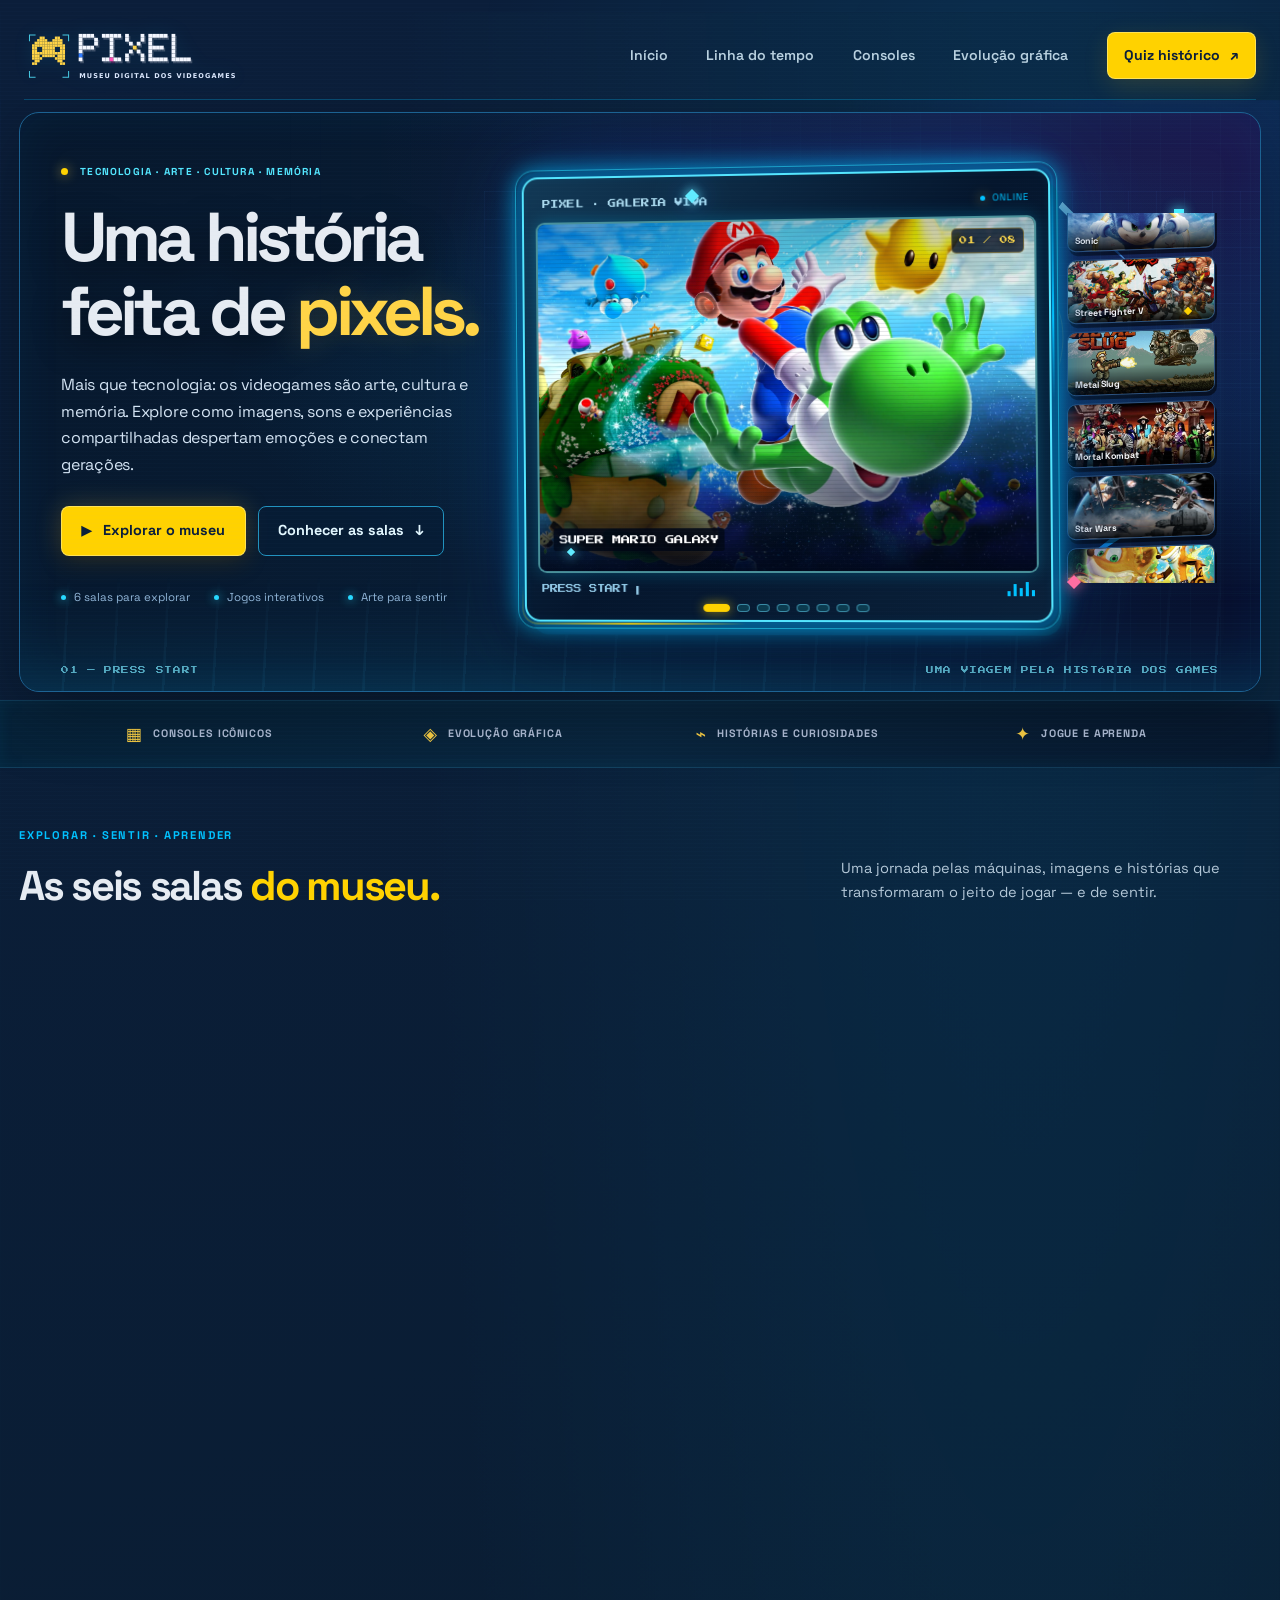
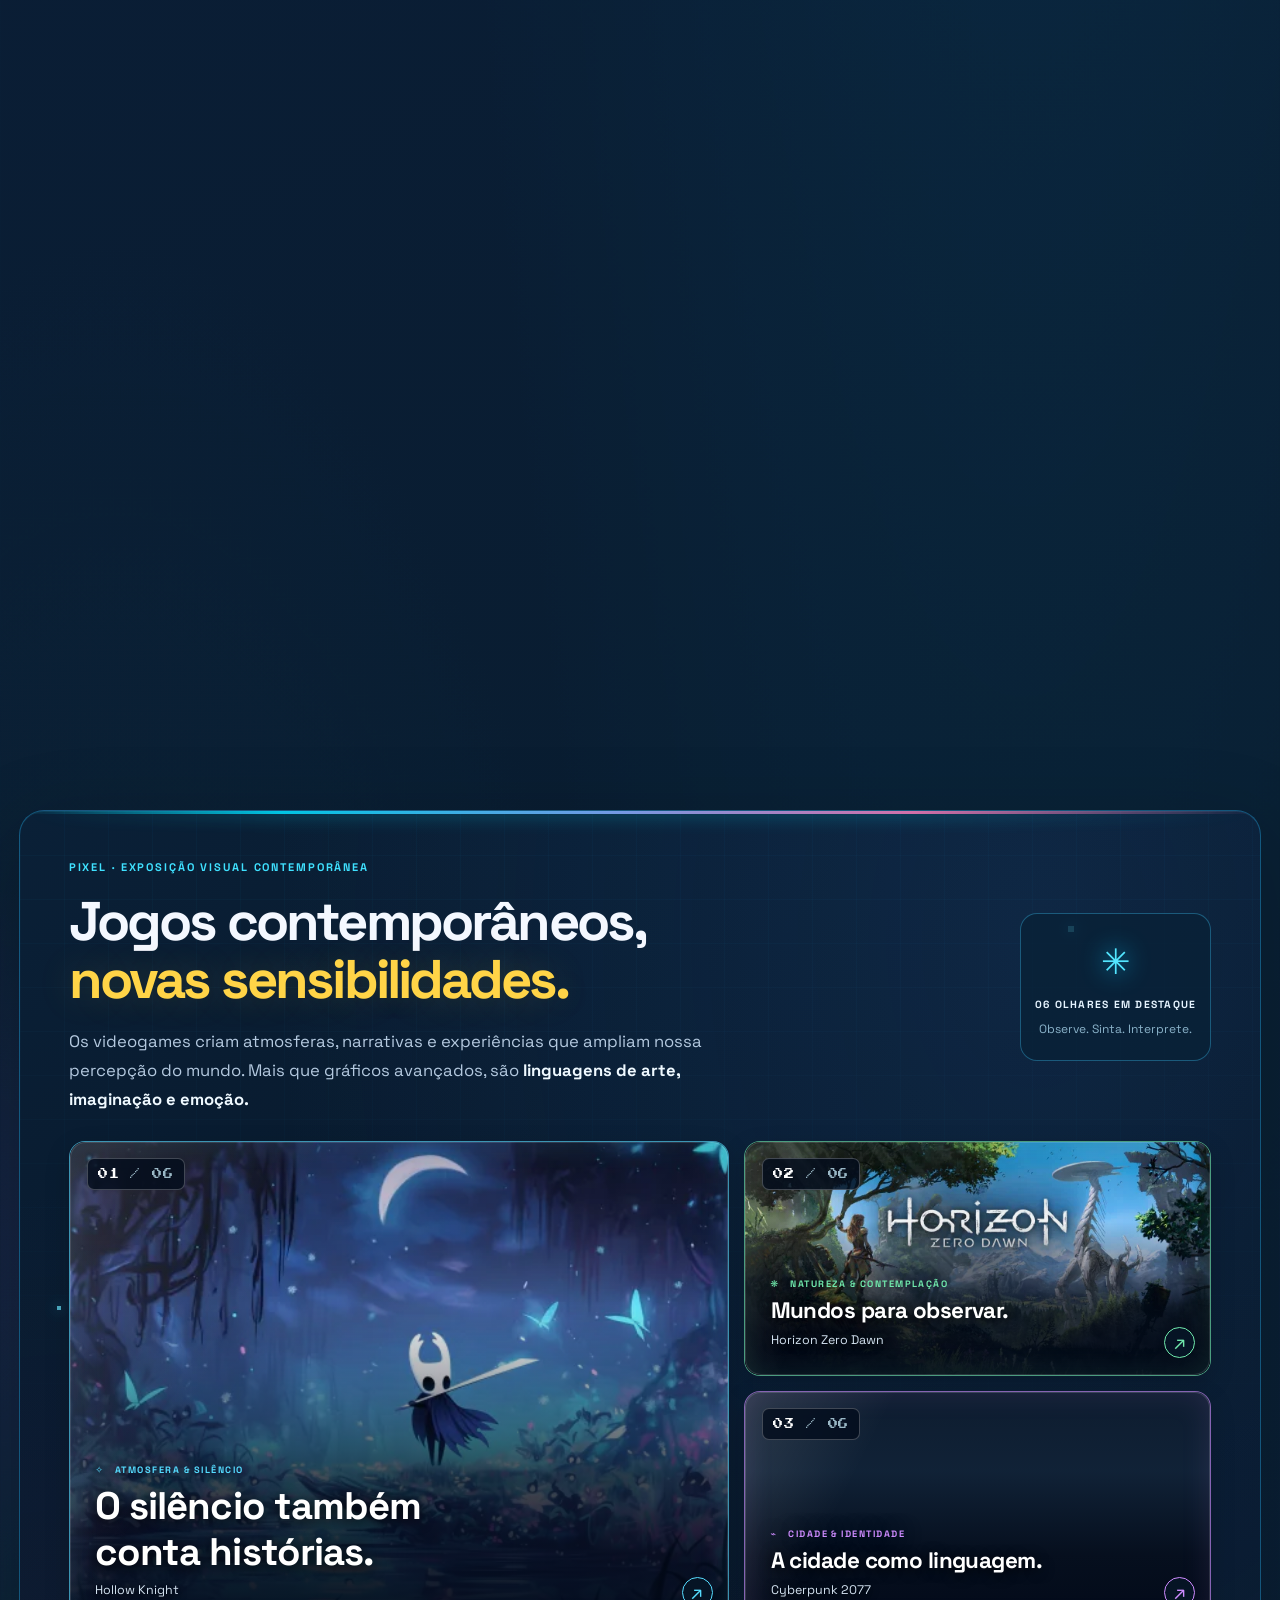
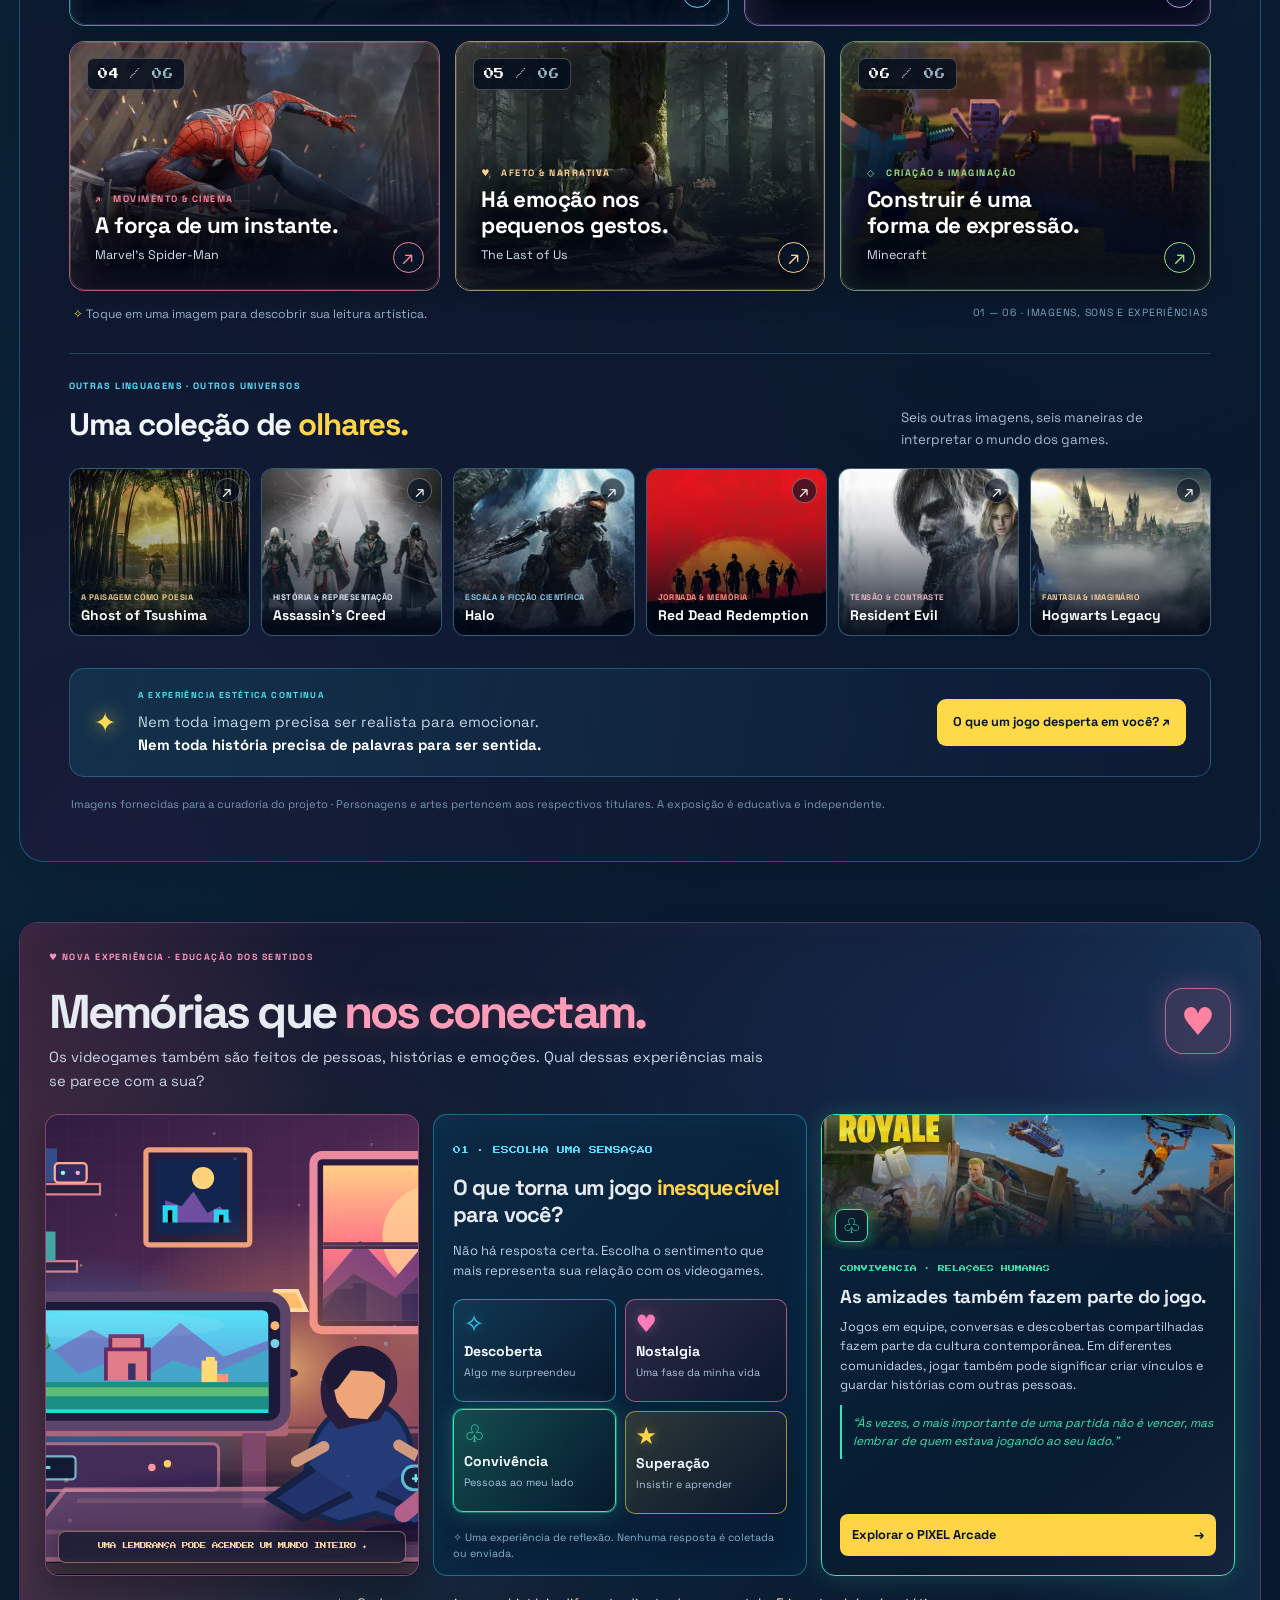
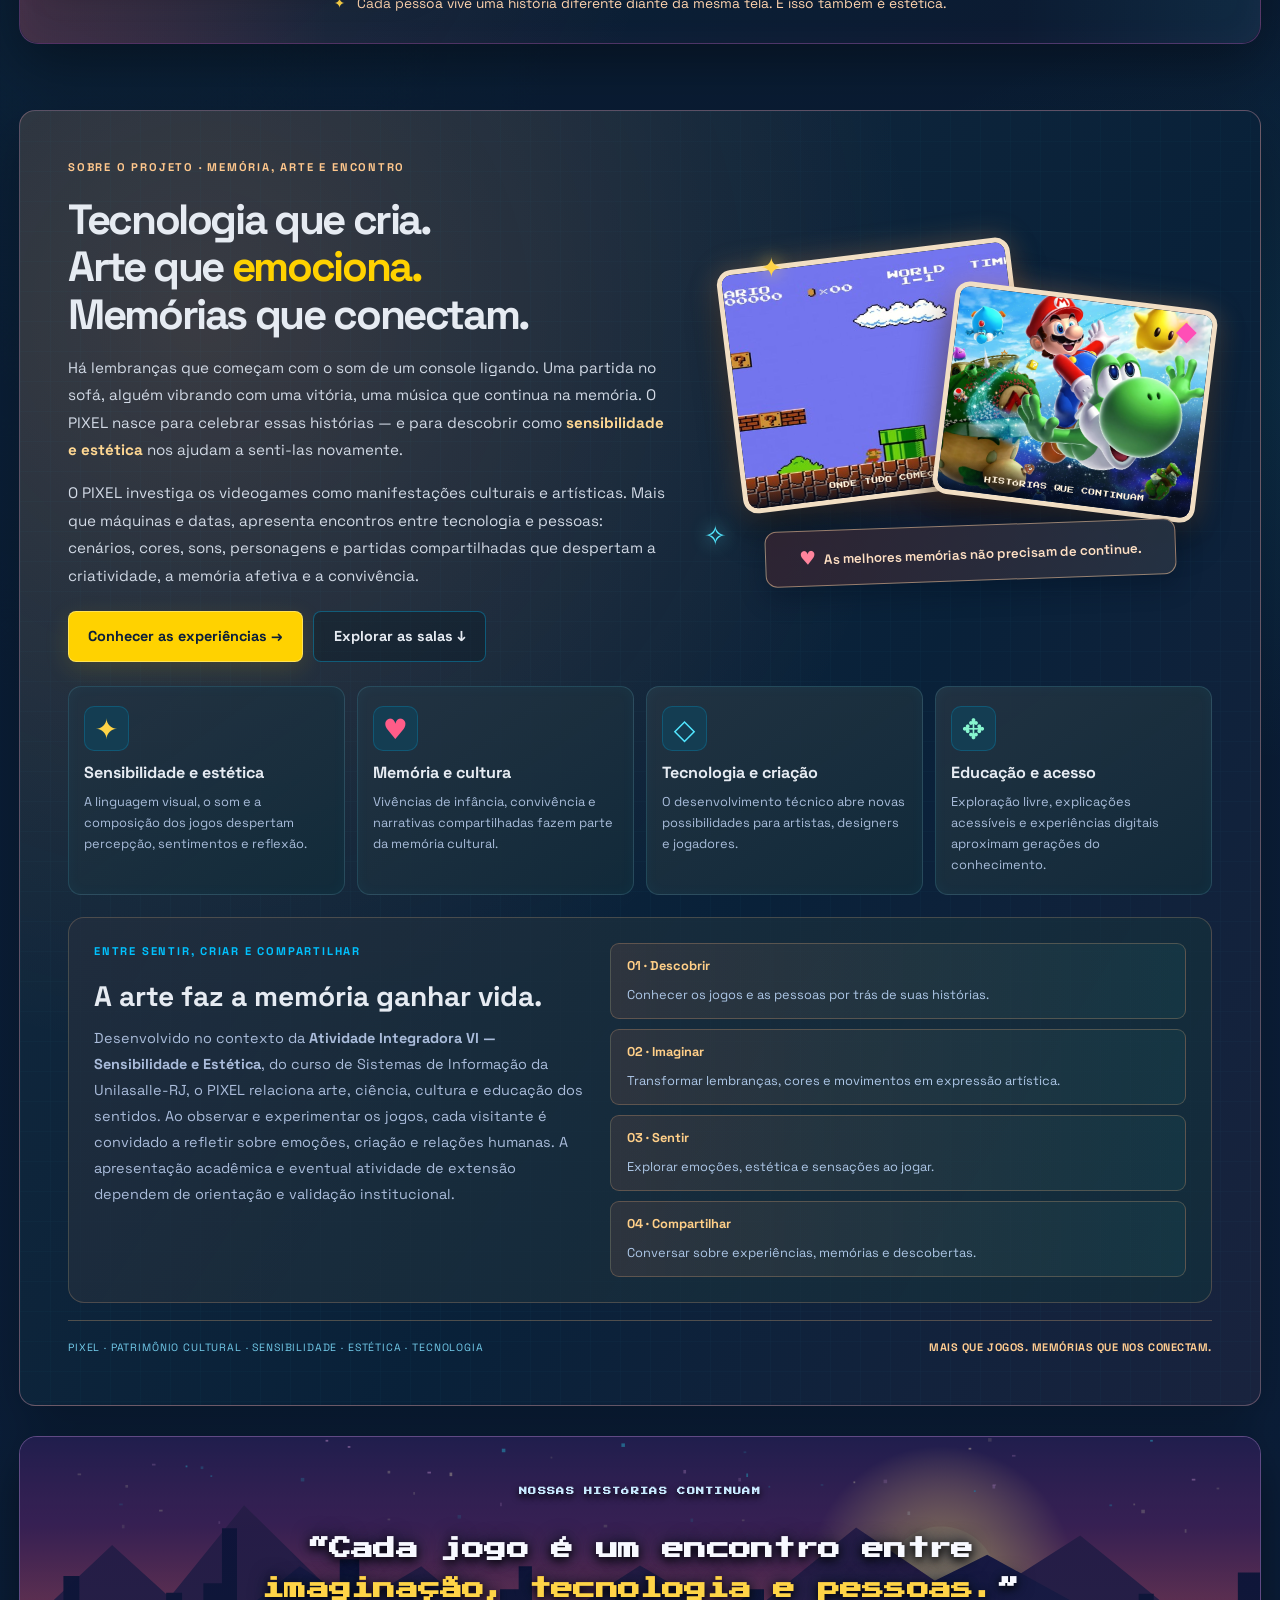
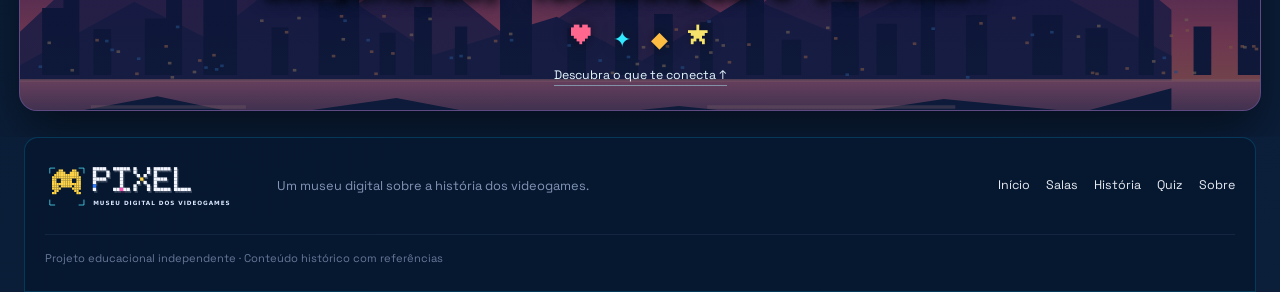
<file: index.html>
<!doctype html>
<html lang="pt-BR">
<head>
  <meta charset="utf-8">
  <meta name="viewport" content="width=device-width, initial-scale=1">
  <meta name="theme-color" content="#0B1E3A">
  <meta name="description" content="PIXEL — um museu interativo sobre a história dos videogames. Explore eras, consoles, arte, memórias e sensibilidades contemporâneas.">
  <title>PIXEL — Museu Interativo dos Videogames</title>
  <link rel="preconnect" href="https://fonts.googleapis.com">
  <link rel="preconnect" href="https://fonts.gstatic.com" crossorigin>
  <link href="https://fonts.googleapis.com/css2?family=Press+Start+2P&family=Space+Grotesk:wght@400;500;600;700&display=swap" rel="stylesheet">
  <link rel="icon" type="image/svg+xml" href="./assets/logo.svg">
  <link rel="stylesheet" href="./css/main.css">
  <link rel="stylesheet" href="./css/home-v5.css">
  <link rel="stylesheet" href="./css/quiz.css">
  <link rel="stylesheet" href="./css/hardware-lab.css">
  <link rel="stylesheet" href="./css/pixel-brand-2026.css">
  <link rel="stylesheet" href="./css/pixel-azul-petroleo.css">
  <link rel="stylesheet" href="./css/pixel-home-artistic.css">
  <link rel="stylesheet" href="./css/pixel-home-cinematic.css">
  <link rel="stylesheet" href="./css/pixel-contemporaneo.css">
  <script type="module" src="./js/app.js"></script>
</head>
<body>
  <a class="skip-link" href="#conteudo">Pular para o conteúdo</a>
  <div class="scanlines" aria-hidden="true"></div>
  <header class="site-header">
    <a class="brand" href="#/" aria-label="PIXEL, início">
      <img class="brand-lockup" src="./assets/pixel-logo-full.svg" alt="PIXEL — Museu Digital dos Videogames" width="492" height="112">
    </a>
    <button class="menu-toggle" type="button" aria-expanded="false" aria-controls="primary-nav">
      <span class="sr-only">Abrir menu</span><span></span><span></span><span></span>
    </button>
    <nav class="primary-nav" id="primary-nav" aria-label="Navegação principal">
      <a href="#/">Início</a>
      <a href="#/sala/linha-do-tempo">Linha do tempo</a>
      <a href="#/sala/consoles">Consoles</a>
      <a href="#/sala/evolucao-grafica">Evolução gráfica</a>
      <a class="nav-cta" href="#/sala/quiz">Quiz histórico <span aria-hidden="true">↗</span></a>
    </nav>
  </header>
  <main id="conteudo" tabindex="-1">
    <div id="app-view" aria-live="polite">
      <p class="loading-message section-shell">Carregando o museu…</p>
    </div>
  </main>
  <footer class="site-footer">
    <a class="footer-brand" href="#/" aria-label="PIXEL, voltar ao início"><img src="./assets/pixel-logo-full.svg" alt="PIXEL" width="492" height="112"></a>
    <p>Um museu digital sobre a história dos videogames.</p>
    <nav aria-label="Navegação do rodapé"><a href="#/">Início</a><a href="#salas-home">Salas</a><a href="#/sala/linha-do-tempo">História</a><a href="#/sala/quiz">Quiz</a><a href="#sobre">Sobre</a></nav>
    <small>Projeto educacional independente · Conteúdo histórico com referências</small>
  </footer>
</body>
</html>
</file>
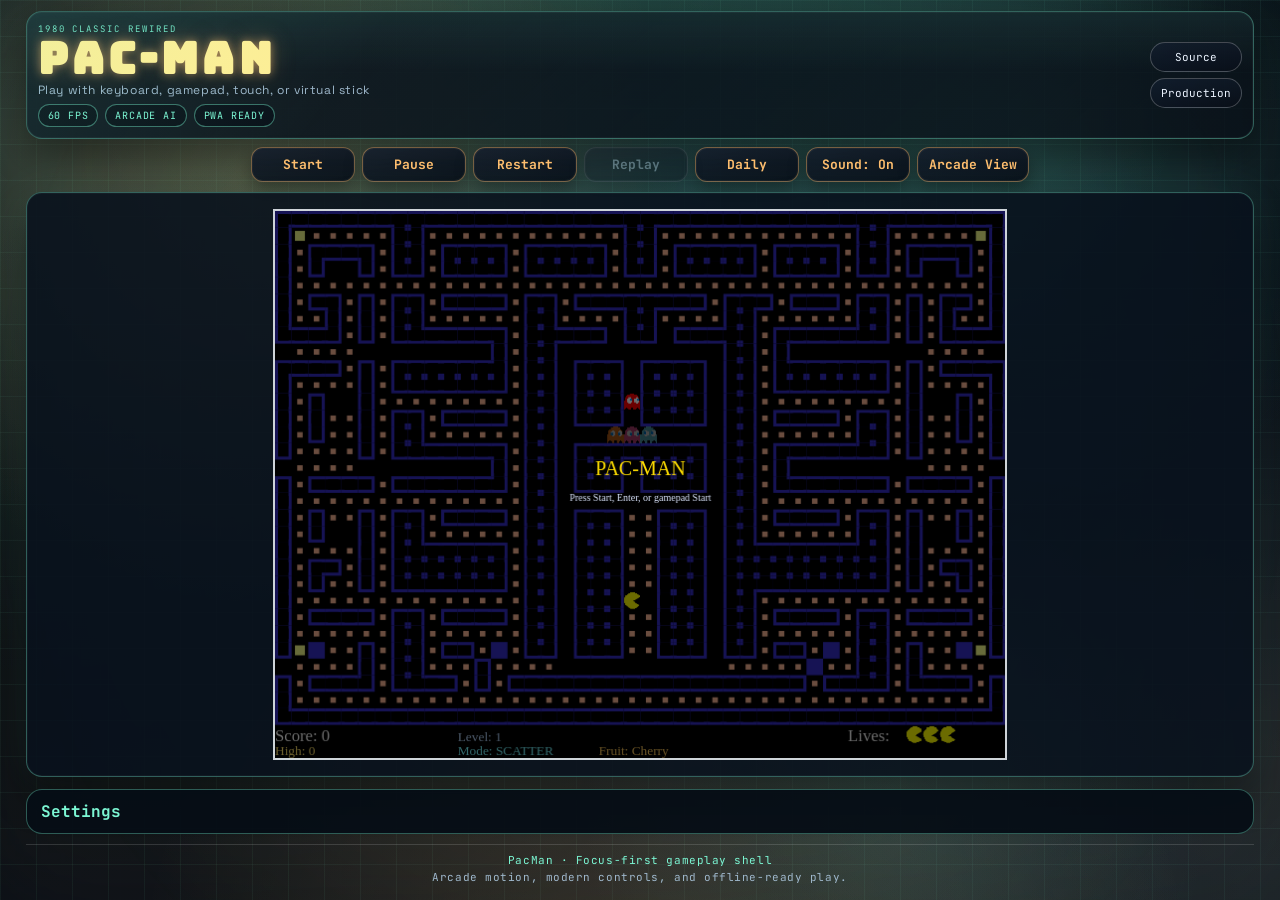
<file: games/pacman/index.html>
<!DOCTYPE html>
<html lang="en">
<head>
  <meta charset="UTF-8">
  <meta http-equiv="X-UA-Compatible" content="IE=edge">
  <meta name="viewport" content="width=device-width, initial-scale=1, viewport-fit=cover">
  <meta property="og:type" content="website">
  <meta property="og:title" content="PacMan">
  <meta property="og:description" content="In-browser, canvas-based Pac-Man homage. Runs fully as static assets.">
  <meta property="og:url" content="https://pacman.kamranboroomand.ir/">
  <meta property="og:image" content="https://pacman.kamranboroomand.ir/images/pacman-share.png">
  <meta name="twitter:card" content="summary_large_image">
  <meta name="twitter:title" content="PacMan">
  <meta name="twitter:description" content="In-browser, canvas-based Pac-Man homage. Fully static.">
  <meta name="twitter:image" content="https://pacman.kamranboroomand.ir/images/pacman-share.png">
  <meta name="theme-color" content="#08131d">
  <title>PacMan Game</title>
  <link rel="manifest" href="manifest.webmanifest">
  <link rel="apple-touch-icon" href="images/pacman favicon.png">
  <link rel="icon" type="image/png" href="images/pacman favicon.png">
  <link rel="stylesheet" href="css/style.css">
</head>
<body>
  <div id="a11y-live-region" class="sr-only" role="status" aria-live="polite" aria-atomic="true"></div>
  <div class="bg-layer bg-pixel" aria-hidden="true"></div>
  <div class="bg-layer bg-stars" aria-hidden="true"></div>
  <div class="bg-layer bg-flow" aria-hidden="true"></div>
  <div class="bg-layer bg-radial" aria-hidden="true"></div>

  <header class="site-header">
    <div class="header-pill">
      <div class="identity-block">
        <p class="identity-kicker">1980 Classic Rewired</p>
        <h1 class="identity-name">
          <span class="title-main">PAC-MAN</span>
        </h1>
        <p class="identity-subline">Play with keyboard, gamepad, touch, or virtual stick</p>
        <div class="header-badges" aria-label="Feature highlights">
          <span class="header-badge">60 FPS</span>
          <span class="header-badge">ARCADE AI</span>
          <span class="header-badge">PWA READY</span>
        </div>
      </div>

      <nav class="header-links" aria-label="Project links">
        <a class="header-link" href="https://github.com/KamranBoroomand/PacMan" target="_blank" rel="noopener">Source</a>
        <a class="header-link" href="https://pacman.kamranboroomand.ir/" target="_blank" rel="noopener">Production</a>
      </nav>
    </div>

    <div class="game-actions" aria-label="Game controls">
      <button id="start-game" class="action-btn" type="button">Start</button>
      <button id="pause-toggle" class="action-btn" type="button" aria-pressed="false">Pause</button>
      <button id="restart-game" class="action-btn" type="button">Restart</button>
      <button id="replay-last" class="action-btn" type="button" disabled>Replay</button>
      <button id="daily-challenge" class="action-btn" type="button">Daily</button>
      <button id="mute-toggle" class="action-btn" type="button" aria-pressed="false">Sound: On</button>
      <button id="arcade-view-toggle" class="action-btn desktop-only" type="button" aria-pressed="false">Arcade View</button>
      <button id="install-app" class="action-btn hidden" type="button">Install App</button>
      <button id="update-app" class="action-btn hidden" type="button">Update Ready</button>
    </div>
  </header>

  <main id="container" class="game-shell">
    <section class="canvas-shell">
      <canvas id="canvas" class="gmap"></canvas>

      <div id="touch-controls" class="touch-controls" aria-label="Touch controls">
        <button class="touch-btn touch-up" data-direction="up" aria-label="Move up" type="button">▲</button>
        <button class="touch-btn touch-left" data-direction="left" aria-label="Move left" type="button">◀</button>
        <button class="touch-btn touch-down" data-direction="down" aria-label="Move down" type="button">▼</button>
        <button class="touch-btn touch-right" data-direction="right" aria-label="Move right" type="button">▶</button>
      </div>

      <div id="virtual-stick" class="virtual-stick hidden" aria-label="Virtual stick">
        <div id="stick-base" class="stick-base">
          <div id="stick-knob" class="stick-knob"></div>
        </div>
        <p class="stick-help">Drag to steer</p>
      </div>

      <div style="display:none;">
        <img id="animation" src="images/animations.gif" alt="pacman sprites">
        <img id="ghosts" src="images/ghost.png" alt="ghost sprites">
      </div>
    </section>

    <details class="settings-panel" id="settings-panel">
      <summary>Settings</summary>
      <div class="settings-grid">
        <label class="settings-item" for="volume-control">
          <span>Master Volume</span>
          <input id="volume-control" type="range" min="0" max="100" step="1" value="70" />
        </label>

        <label class="settings-item" for="mobile-input-mode">
          <span>Mobile Input</span>
          <select id="mobile-input-mode">
            <option value="buttons">Buttons</option>
            <option value="stick">Virtual Stick</option>
          </select>
        </label>

        <label class="settings-item" for="sfx-volume-control">
          <span>SFX Volume</span>
          <input id="sfx-volume-control" type="range" min="0" max="100" step="1" value="78" />
        </label>

        <label class="settings-item" for="music-volume-control">
          <span>Music Volume</span>
          <input id="music-volume-control" type="range" min="0" max="100" step="1" value="40" />
        </label>

        <label class="settings-item settings-toggle" for="music-enabled">
          <span>Music</span>
          <input id="music-enabled" type="checkbox" checked />
        </label>

        <label class="settings-item settings-toggle" for="haptics-enabled">
          <span>Haptics</span>
          <input id="haptics-enabled" type="checkbox" />
        </label>

        <label class="settings-item" for="challenge-mode">
          <span>Challenge Mode</span>
          <select id="challenge-mode">
            <option value="classic">Classic</option>
            <option value="time-attack">Time Attack</option>
            <option value="no-power">No Power Pellets</option>
            <option value="one-life">One Life</option>
          </select>
        </label>

        <label class="settings-item" for="palette-mode">
          <span>Color Palette</span>
          <select id="palette-mode">
            <option value="classic">Classic</option>
            <option value="colorblind">Colorblind Friendly</option>
            <option value="high-contrast">High Contrast</option>
          </select>
        </label>

        <label class="settings-item settings-toggle" for="reduced-motion">
          <span>Reduced Motion</span>
          <input id="reduced-motion" type="checkbox" />
        </label>

        <label class="settings-item settings-toggle" for="large-hud">
          <span>Large HUD Text</span>
          <input id="large-hud" type="checkbox" />
        </label>

        <label class="settings-item settings-toggle" for="one-handed-mode">
          <span>One-Handed Mode</span>
          <input id="one-handed-mode" type="checkbox" />
        </label>

        <label class="settings-item settings-toggle" for="ghost-debug-overlay">
          <span>Ghost Debug Overlay</span>
          <input id="ghost-debug-overlay" type="checkbox" />
        </label>

        <div class="settings-item seed-tools" aria-label="Seed tools">
          <span>Run Seed</span>
          <input id="run-seed-input" type="number" min="1" max="2147483646" step="1" value="123456789" />
          <p class="settings-help">Controls deterministic randomness (fruit spawns and random ghost target choices). Same seed plus same inputs gives the same run.</p>
          <div class="action-inline">
            <button id="apply-seed" class="action-btn compact" type="button">Apply & Restart</button>
            <button id="copy-seed" class="action-btn compact" type="button">Copy Seed</button>
          </div>
          <p class="settings-help" id="seed-status">Active seed: 123456789</p>
        </div>

        <div class="settings-item sim-debug" aria-label="Deterministic debug">
          <span>Deterministic Debugger</span>
          <label class="settings-inline-toggle" for="sim-debug-enabled">
            <span>Enable</span>
            <input id="sim-debug-enabled" type="checkbox" />
          </label>
          <div class="action-inline">
            <button id="sim-pause" class="action-btn compact" type="button">Pause Sim</button>
            <button id="sim-step" class="action-btn compact" type="button">Step Frame</button>
          </div>
          <p class="settings-help" id="sim-debug-status">Realtime simulation mode.</p>
        </div>

        <div class="settings-item replay-tools" aria-label="Replay tools">
          <span>Replay Tools</span>
          <div class="action-inline">
            <button id="replay-export" class="action-btn compact" type="button">Export Replay</button>
            <button id="replay-import" class="action-btn compact" type="button">Import Replay</button>
            <button id="replay-share" class="action-btn compact" type="button">Copy Replay Link</button>
          </div>
          <input id="replay-file-input" type="file" accept="application/json" class="hidden" />
          <p class="settings-help" id="replay-status">No replay imported.</p>
        </div>

        <div class="settings-item settings-transfer" aria-label="Settings transfer">
          <span>Settings Transfer</span>
          <div class="action-inline">
            <button id="settings-export" class="action-btn compact" type="button">Export Settings</button>
            <button id="settings-import" class="action-btn compact" type="button">Import Settings</button>
          </div>
          <input id="settings-file-input" type="file" accept="application/json" class="hidden" />
          <p class="settings-help" id="settings-transfer-status">No settings imported.</p>
        </div>

        <div class="settings-item gamepad-binds" aria-label="Gamepad remap">
          <span>Gamepad Buttons</span>
          <div class="gamepad-grid">
            <label for="gamepad-btn-start">Start<input id="gamepad-btn-start" type="number" min="0" max="17" step="1" value="9" /></label>
            <label for="gamepad-btn-pause">Pause<input id="gamepad-btn-pause" type="number" min="0" max="17" step="1" value="3" /></label>
            <label for="gamepad-btn-restart">Restart<input id="gamepad-btn-restart" type="number" min="0" max="17" step="1" value="1" /></label>
            <label for="gamepad-btn-mute">Mute<input id="gamepad-btn-mute" type="number" min="0" max="17" step="1" value="2" /></label>
          </div>
        </div>

        <div class="settings-item keybinds" aria-label="Key bindings">
          <span>Keybinds</span>
          <div class="keybind-grid">
            <button type="button" class="keybind-btn" data-action="left">Left: A</button>
            <button type="button" class="keybind-btn" data-action="up">Up: W</button>
            <button type="button" class="keybind-btn" data-action="right">Right: D</button>
            <button type="button" class="keybind-btn" data-action="down">Down: S</button>
            <button type="button" class="keybind-btn" data-action="pause">Pause: P</button>
            <button type="button" class="keybind-btn" data-action="restart">Restart: R</button>
            <button type="button" class="keybind-btn" data-action="mute">Mute: M</button>
            <button type="button" class="keybind-btn" data-action="start">Start: Enter</button>
          </div>
          <p id="keybind-help" class="settings-help">Click a keybind, then press a key.</p>
        </div>

        <div class="settings-item daily-panel" aria-label="Daily challenge status">
          <span>Daily Challenge</span>
          <p id="daily-status" class="settings-help">No daily runs yet.</p>
        </div>

        <div class="settings-item leaderboard-panel" aria-label="Local leaderboard">
          <span>Local Leaderboard</span>
          <pre id="leaderboard-output" class="leaderboard-output">No scores yet.</pre>
        </div>
      </div>
    </details>
  </main>

  <footer class="site-footer">
    <p class="footer-line">PacMan · Focus-first gameplay shell</p>
    <p class="footer-line footer-muted">Arcade motion, modern controls, and offline-ready play.</p>
  </footer>

  <script src="scripts/gameplay-utils.js" defer></script>
  <script src="scripts/game-storage.js" defer></script>
  <script src="scripts/replay-tools.js" defer></script>
  <script src="scripts/perf-guardrails.js" defer></script>
  <script src="scripts/pacman.js" defer></script>
  <script src="scripts/ghost.js" defer></script>
  <script src="scripts/game.js" defer></script>
</body>
</html>
</file>
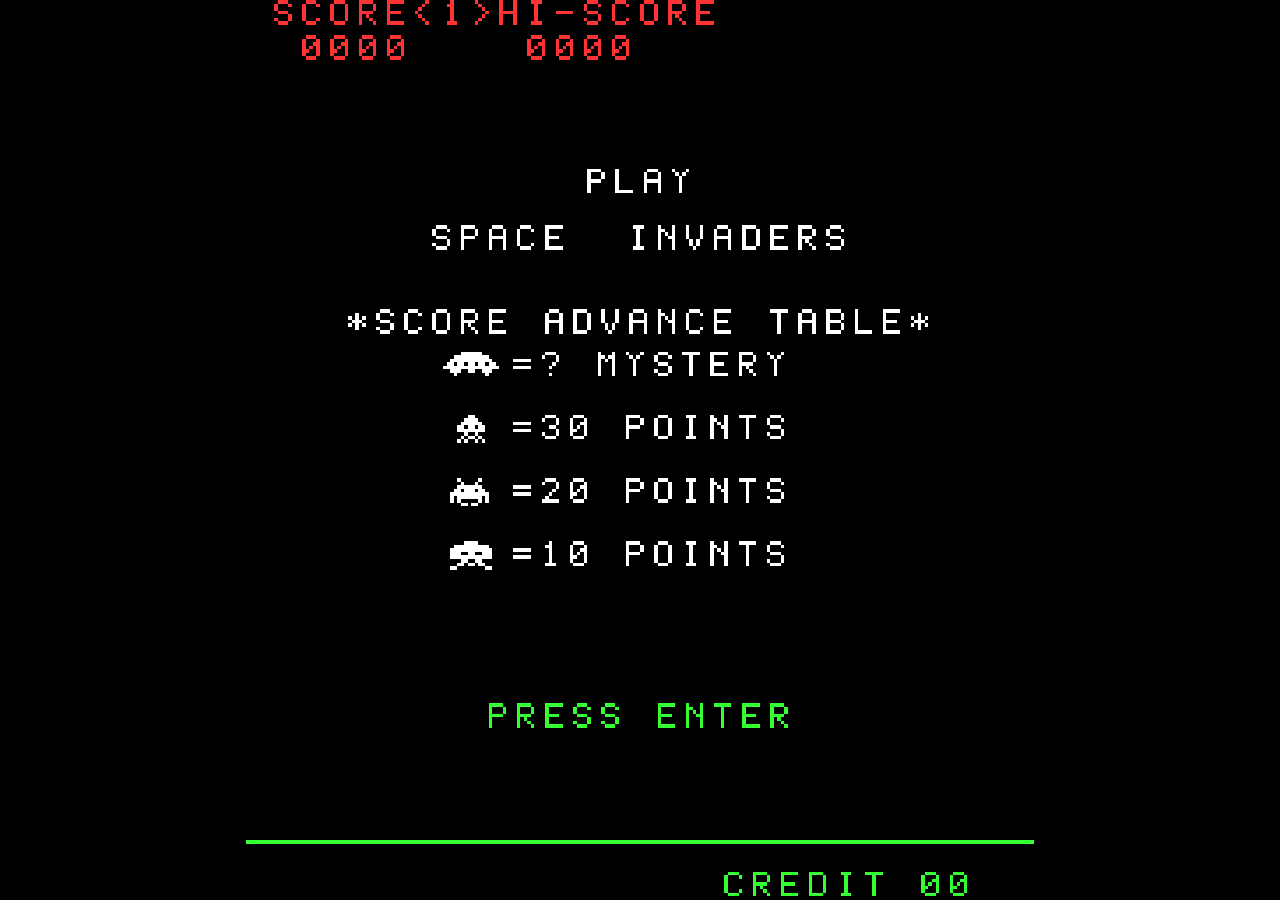
<file: games/space-invaders/index.html>
<!doctype html>
<html lang="pt-BR">
<head>
  <meta charset="utf-8">
  <meta name="viewport" content="width=device-width, initial-scale=1, viewport-fit=cover">
  <meta name="theme-color" content="#000000">
  <title>Space Invaders — PIXEL Arcade</title>
  <link rel="stylesheet" href="./style.css">
  <script src="./game.js" defer></script>
</head>
<body>
  <main class="invaders-layout">
    <canvas id="gameCanvas" width="672" height="768" aria-label="Space Invaders. Use as setas para mover, Espaço para atirar e Enter para iniciar."></canvas>
    <div id="mobile-invaders-controls" class="invaders-touch" aria-label="Controles para celular">
      <button type="button" class="invaders-start" data-invader-key="Enter" aria-label="Iniciar ou reiniciar jogo">▶ INICIAR</button>
      <div class="invaders-directions">
        <button type="button" data-invader-key="ArrowLeft" aria-label="Mover canhão para esquerda">◀</button>
        <button type="button" data-invader-key=" " aria-label="Disparar">● TIRO</button>
        <button type="button" data-invader-key="ArrowRight" aria-label="Mover canhão para direita">▶</button>
      </div>
    </div>
  </main>
  <script src="./mobile-controls.js" defer></script>
</body>
</html>
</file>
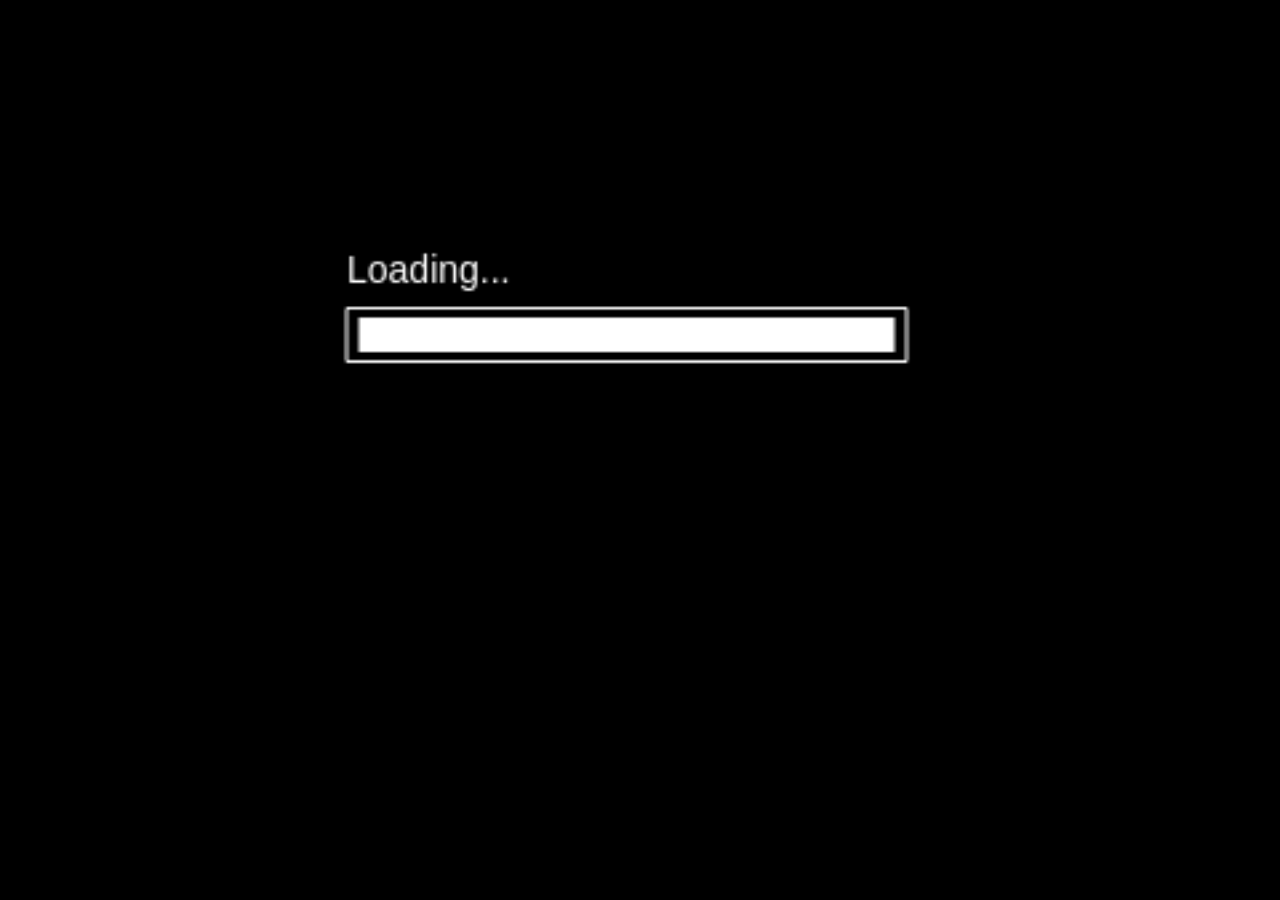
<file: games/sonic/sonic.html>
<!DOCTYPE html>
<html>
<head>
  <title>Open Sonic JS</title>
  <meta http-equiv="X-UA-Compatible" content="IE=edge" />
  <meta name="viewport" content="width=device-width, initial-scale=1.0, maximum-scale=1.0, user-scalable=no, viewport-fit=cover" />
  <meta name="theme-color" content="#071126" />
  <link rel="icon" type="image/x-icon" href="data/images/icon.png">
  <link href="css/main.css" rel="stylesheet" />
</head>
<body>
  <div id="mobile-controls" aria-label="Controles de toque do jogo">
    <div class="mobile-direction">
      <button type="button" data-key="ArrowLeft" aria-label="Mover para esquerda">◀</button>
      <button type="button" data-key="ArrowRight" aria-label="Mover para direita">▶</button>
    </div>
    <div class="mobile-actions">
      <button type="button" data-key="Enter" aria-label="Iniciar, confirmar seleção ou pausar">▶ START</button>
      <button type="button" data-key=" " aria-label="Pular">PULAR</button>
    </div>
  </div>
  <script type="text/javascript" src="js/opensonic.js"></script>
  <script>
    // Controles acessíveis por toque; emitem as mesmas teclas usadas no jogo.
    (() => {
      const controls = document.getElementById('mobile-controls');
      const isTouch = matchMedia('(pointer: coarse)').matches || 'ontouchstart' in window;
      if (!isTouch && window.innerWidth > 760) return;
      controls.classList.add('is-touch');
      const codes = { ArrowLeft:37, ArrowRight:39, ArrowUp:38, ArrowDown:40, Enter:13, ' ':32 };
      const send = (key, type) => {
        const event = new KeyboardEvent(type, { key, code: key === ' ' ? 'Space' : key, bubbles:true, cancelable:true });
        // Open Sonic JS reads legacy keyCode rather than KeyboardEvent.key.
        Object.defineProperty(event, 'keyCode', { get: () => codes[key] || 0 });
        Object.defineProperty(event, 'which', { get: () => codes[key] || 0 });
        window.dispatchEvent(event);
      };
      const release = button => {
        if (!button.dataset.active) return;
        const key = button.dataset.key;
        send(key, 'keyup');
        delete button.dataset.active;
      };
      controls.querySelectorAll('button').forEach(button => {
        const press = event => {
          event.preventDefault();
          if (button.dataset.active) return;
          button.dataset.active = '1';
          const key = button.dataset.key;
          send(key, 'keydown');
          if (key === 'Enter') setTimeout(() => release(button), 140);
        };
        button.addEventListener('pointerdown', event => { press(event); try { button.setPointerCapture(event.pointerId); } catch (_) {} });
        button.addEventListener('pointerup', () => release(button));
        button.addEventListener('pointercancel', () => release(button));
        button.addEventListener('lostpointercapture', () => release(button));
        button.addEventListener('contextmenu', event => event.preventDefault());
      });
      window.addEventListener('blur', () => controls.querySelectorAll('button').forEach(release));
      document.addEventListener('visibilitychange', () => { if(document.hidden) controls.querySelectorAll('button').forEach(release); });
    })();
  </script>
</body>
</html>
</file>
<file: css/main.css>
@import url("https://fonts.googleapis.com/css2?family=Press+Start+2P&family=Space+Grotesk:wght@400;500;600;700&display=swap");

:root {
  color-scheme: dark;
  --bg: #071126;
  --bg-soft: #0b1933;
  --panel: #101f3d;
  --panel-light: #14294b;
  --text: #f4f7ff;
  --muted: #a4b2cf;
  --blue: #2f7bff;
  --cyan: #54e6ff;
  --yellow: #ffd447;
  --red: #ff5267;
  --line: rgba(156, 184, 236, .17);
  --font-body: "Space Grotesk", system-ui, sans-serif;
  --font-pixel: "Press Start 2P", monospace;
  --shell: 1160px;
}
* { box-sizing: border-box; }
html { scroll-behavior: smooth; scroll-padding-top: 100px; }
body {
  margin: 0; background: var(--bg); color: var(--text); font-family: var(--font-body);
  line-height: 1.6; overflow-x: hidden;
}
body::before {
  content: ""; position: fixed; inset: 0; z-index: -2; pointer-events: none;
  background: radial-gradient(ellipse at 76% 12%, rgba(27, 86, 199, .18), transparent 37%),
              radial-gradient(ellipse at 5% 48%, rgba(20, 60, 139, .12), transparent 36%);
}
a { color: inherit; text-decoration: none; }
button { font: inherit; }
button, a { -webkit-tap-highlight-color: transparent; }
a:focus-visible, button:focus-visible { outline: 3px solid var(--yellow); outline-offset: 4px; }
::selection { background: var(--yellow); color: var(--bg); }
.sr-only { position: absolute; width: 1px; height: 1px; padding: 0; margin: -1px; overflow: hidden; clip: rect(0,0,0,0); white-space: nowrap; border: 0; }
.skip-link { position: absolute; left: 1rem; top: -5rem; z-index: 100; background: var(--yellow); color: #071126; padding: .7rem 1rem; border-radius: .5rem; font-weight: 700; }
.skip-link:focus { top: 1rem; }
.scanlines { position: fixed; inset: 0; z-index: 10; pointer-events: none; opacity: .045; background: repeating-linear-gradient(to bottom, transparent 0 3px, #a8d5ff 4px); }
.section-shell { width: min(var(--shell), calc(100% - 48px)); margin-inline: auto; }
.site-header {
  width: min(1280px, calc(100% - 48px)); margin: 0 auto; height: 88px; display: flex; align-items: center;
  justify-content: space-between; gap: 2rem; border-bottom: 1px solid var(--line); position: relative; z-index: 20;
}
.brand { display: inline-flex; align-items: center; gap: 12px; flex-shrink: 0; }
.brand-word, .footer-brand { font-family: var(--font-pixel); font-size: 1.12rem; letter-spacing: -.08em; }
.brand-period, .footer-brand span { color: var(--yellow); }
.brand-mark { width: 42px; height: auto; image-rendering: pixelated; flex-shrink: 0; }
.primary-nav { display: flex; align-items: center; gap: clamp(1.1rem, 3vw, 2.6rem); font-size: .88rem; font-weight: 600; color: var(--muted); }
.primary-nav a { transition: color .2s ease; }
.primary-nav a:hover { color: var(--text); }
.primary-nav .nav-cta { padding: .72rem 1rem; border: 1px solid rgba(84,230,255,.45); border-radius: 8px; color: var(--cyan); }
.nav-cta span { margin-left: .4rem; }
.menu-toggle { display: none; background: transparent; border: 1px solid var(--line); border-radius: 8px; padding: 10px; color: white; }
.menu-toggle span:not(.sr-only) { display: block; width: 21px; height: 2px; margin: 4px; background: currentColor; }

.hero { min-height: 610px; display: grid; grid-template-columns: 1.02fr .98fr; align-items: center; gap: 2rem; padding-top: 56px; position: relative; }
.hero-copy { position: relative; z-index: 2; padding-bottom: 24px; }
.eyebrow { margin: 0 0 1.2rem; color: var(--cyan); font-size: .7rem; font-weight: 700; letter-spacing: .16em; }
.status-dot, .art-live i { display: inline-block; width: 7px; height: 7px; border-radius: 50%; background: var(--yellow); box-shadow: 0 0 12px rgba(255,212,71,.7); margin-right: 8px; }
h1, h2, p { margin-top: 0; }
h1 { font-size: clamp(3.1rem, 6.2vw, 5.7rem); letter-spacing: -.075em; line-height: .99; margin-bottom: 1.55rem; font-weight: 700; }
.accent-text { color: var(--yellow); }
.hero-description { max-width: 510px; color: var(--muted); font-size: clamp(1rem, 1.4vw, 1.12rem); line-height: 1.8; margin-bottom: 2rem; }
.hero-actions { display: flex; flex-wrap: wrap; gap: .8rem; }
.button { display: inline-flex; align-items: center; justify-content: center; gap: .7rem; min-height: 49px; padding: .8rem 1.2rem; border-radius: 8px; font-size: .9rem; font-weight: 700; transition: transform .2s ease, background .2s ease, border-color .2s ease; }
.button:hover { transform: translateY(-2px); }
.button-primary { background: var(--yellow); color: #10172b; box-shadow: 0 8px 28px rgba(255,212,71,.12); }
.button-primary:hover { background: #ffe47e; }
.button-quiet { border: 1px solid var(--line); color: var(--text); background: rgba(255,255,255,.02); }
.button-quiet:hover { border-color: rgba(84,230,255,.5); }
.hero-meta { display: flex; flex-wrap: wrap; gap: 1.5rem; margin-top: 2rem; color: #8294b8; font-size: .78rem; }
.hero-meta span { display: inline-flex; align-items: center; gap: .5rem; }
.hero-meta i { width: 5px; height: 5px; border-radius: 50%; background: var(--blue); }
.hero-art { min-height: 440px; display: grid; place-items: center; position: relative; isolation: isolate; }
.hero-grid { position: absolute; inset: 8% -9% 0 2%; z-index: -1; opacity: .24; background-image: linear-gradient(rgba(69,117,198,.28) 1px, transparent 1px), linear-gradient(90deg, rgba(69,117,198,.28) 1px, transparent 1px); background-size: 28px 28px; mask-image: linear-gradient(to bottom, black, transparent 88%); }
.art-orbit { position: absolute; width: 370px; height: 370px; border: 1px solid rgba(84,230,255,.19); border-radius: 50%; }
.orbit-one { transform: scaleX(.72) rotate(25deg); }
.orbit-two { width: 420px; height: 250px; border-color: rgba(255,212,71,.17); transform: rotate(-28deg); }
.art-panel { width: min(360px, 78%); position: relative; z-index: 2; padding: 12px; background: linear-gradient(145deg, #1b3156, #0a1429 70%); border: 1px solid rgba(130,177,255,.5); border-radius: 15px; box-shadow: 0 35px 90px rgba(0,0,0,.45), 0 0 55px rgba(47,123,255,.13); transform: rotate(2deg); }
.art-panel-top, .art-panel-bottom { display: flex; align-items: center; justify-content: space-between; padding: 7px 7px 12px; color: #91a7cc; font-family: var(--font-pixel); font-size: .45rem; }
.art-live { color: var(--cyan); font-family: var(--font-body); font-size: .6rem; letter-spacing: .1em; }
.art-live i { width: 5px; height: 5px; margin-right: 4px; background: var(--cyan); }
.art-screen { height: 260px; overflow: hidden; position: relative; background: linear-gradient(#123a78 0%, #2055a3 55%, #f05a68 56%, #f9ad55 100%); border: 4px solid #030a18; image-rendering: pixelated; }
.pixel-sun { position: absolute; top: 29px; right: 42px; width: 58px; height: 58px; background: var(--yellow); box-shadow: 0 0 32px rgba(255,212,71,.4); }
.pixel-star { position: absolute; top: 22px; left: 40px; color: white; font-size: 27px; text-shadow: 0 0 14px white; }
.pixel-mountain { position: absolute; bottom: 38px; width: 0; height: 0; border-left: 130px solid transparent; border-right: 130px solid transparent; border-bottom: 155px solid #0b2c63; }
.mountain-back { right: -40px; border-bottom-color: #214a87; transform: scale(1.25); }
.mountain-front { left: -58px; bottom: 20px; border-bottom-color: #0b2a5d; }
.pixel-ground { position: absolute; bottom: 0; left: 0; right: 0; height: 40px; background: repeating-linear-gradient(90deg, #4bd4a0 0 18px, #1ca979 18px 36px); border-top: 6px solid #b7f66b; }
.pixel-character { position: absolute; bottom: 40px; left: 44%; width: 37px; height: 44px; background: var(--cyan); box-shadow: 0 0 22px rgba(84,230,255,.45); image-rendering: pixelated; }
.pixel-character b { position: absolute; display: block; width: 10px; height: 10px; background: #f5f8ff; }
.pixel-character b:nth-child(1) { top: 7px; right: -4px; }
.pixel-character b:nth-child(2) { top: 7px; right: 1px; background: #08152d; width: 4px; height: 7px; }
.pixel-character b:nth-child(3) { bottom: -7px; left: 0; width: 13px; height: 9px; background: var(--yellow); }
.pixel-character b:nth-child(4) { bottom: -7px; right: -5px; width: 16px; height: 9px; background: var(--yellow); }
.pixel-character b:nth-child(5) { top: 17px; left: -7px; width: 9px; height: 6px; background: #2f7bff; }
.pixel-character b:nth-child(6) { top: 24px; right: -7px; width: 9px; height: 6px; background: #2f7bff; }
.screen-label, .screen-score { position: absolute; bottom: 8px; color: #08152d; font-family: var(--font-pixel); font-size: .43rem; z-index: 2; }
.screen-label { left: 8px; } .screen-score { right: 8px; }
.art-panel-bottom { padding: 12px 7px 4px; color: var(--yellow); }
.equalizer { display: flex; gap: 3px; align-items: end; height: 14px; }
.equalizer i { width: 3px; background: var(--cyan); height: 5px; }
.equalizer i:nth-child(2) { height: 12px; } .equalizer i:nth-child(3) { height: 8px; } .equalizer i:nth-child(4) { height: 14px; } .equalizer i:nth-child(5) { height: 6px; }
.floating-chip { position: absolute; display: flex; align-items: center; gap: 10px; padding: 12px 15px; background: rgba(9,22,45,.9); border: 1px solid rgba(130,177,255,.35); border-radius: 9px; box-shadow: 0 15px 40px rgba(0,0,0,.24); z-index: 3; }
.chip-top { top: 63px; right: -5px; } .chip-bottom { bottom: 46px; left: -4px; }
.chip-icon { font-size: 1.5rem; color: var(--cyan); }
.chip-icon.yellow { color: var(--yellow); }
.floating-chip small, .floating-chip strong { display: block; line-height: 1.5; }
.floating-chip small { font-size: .55rem; color: #91a7cc; letter-spacing: .12em; }
.floating-chip strong { font-family: var(--font-pixel); font-size: .55rem; }
.hero-bottom-label { grid-column: 1 / -1; display: flex; justify-content: space-between; padding: 0 0 19px; color: #7184a9; font-family: var(--font-pixel); font-size: .48rem; letter-spacing: .08em; }

.intro-strip { display: grid; grid-template-columns: repeat(4, 1fr); border-block: 1px solid var(--line); background: rgba(13,29,56,.68); padding: 19px max(24px, calc((100% - var(--shell)) / 2)); gap: 1rem; }
.intro-strip > div { display: flex; align-items: center; justify-content: center; gap: 10px; color: #b5c3dd; font-size: .67rem; font-weight: 700; letter-spacing: .08em; }
.strip-icon { color: var(--yellow); font-size: 1.1rem; }

.rooms-section { padding-block: 105px 80px; }
.section-heading { display: flex; justify-content: space-between; align-items: end; gap: 2rem; margin-bottom: 35px; }
.section-heading h2, .journey-copy h2, .about-copy h2 { font-size: clamp(2rem, 4vw, 3.4rem); line-height: 1.08; letter-spacing: -.06em; margin: 0; }
.section-lead { max-width: 390px; margin: 0 0 4px; color: var(--muted); font-size: .95rem; line-height: 1.75; }
.room-grid { display: grid; grid-template-columns: repeat(3, 1fr); gap: 16px; }
.room-card { min-height: 225px; padding: 22px; border-radius: 12px; border: 1px solid var(--line); background: linear-gradient(140deg, rgba(17,36,70,.96), rgba(10,24,47,.94)); position: relative; overflow: hidden; transition: transform .25s ease, border-color .25s ease, background .25s ease; }
.room-card:hover { transform: translateY(-5px); border-color: rgba(84,230,255,.45); background: linear-gradient(140deg, rgba(21,47,91,.98), rgba(10,24,47,.94)); }
.room-card::after { content: ""; position: absolute; width: 130px; height: 130px; right: -25px; bottom: -35px; border: 1px solid rgba(84,230,255,.12); transform: rotate(45deg); box-shadow: 0 0 0 15px rgba(84,230,255,.025), 0 0 0 30px rgba(84,230,255,.02); }
.room-top { display: flex; align-items: start; justify-content: space-between; margin-bottom: 23px; }
.room-icon { width: 47px; height: 47px; display: grid; place-items: center; border-radius: 10px; background: rgba(47,123,255,.15); color: var(--cyan); font-size: 1.5rem; }
.room-number { font-family: var(--font-pixel); font-size: .55rem; color: #7184a9; }
.room-card h3 { margin: 0 0 7px; font-size: 1.15rem; letter-spacing: -.025em; }
.room-card p { margin: 0; max-width: 270px; color: var(--muted); font-size: .84rem; line-height: 1.7; }
.room-enter { display: inline-flex; align-items: center; gap: .55rem; margin-top: 17px; color: var(--yellow); font-size: .8rem; font-weight: 700; }
.loading-message, .error-message { color: var(--muted); padding: 20px; }

.journey-section { padding-block: 20px 100px; }
.journey-card { min-height: 350px; display: grid; grid-template-columns: 1.1fr .9fr; align-items: center; gap: 3rem; position: relative; overflow: hidden; padding: clamp(28px, 5vw, 58px); border: 1px solid rgba(47,123,255,.38); border-radius: 16px; background: radial-gradient(ellipse at 90% 10%, rgba(47,123,255,.2), transparent 48%), linear-gradient(125deg, #0d2042, #0a1730); }
.journey-copy { position: relative; z-index: 1; }
.journey-copy > p:not(.eyebrow) { color: var(--muted); max-width: 520px; margin: 1.2rem 0 1.5rem; line-height: 1.8; }
.text-link { color: var(--yellow); font-weight: 700; font-size: .9rem; }
.text-link span { margin-left: 8px; }
.journey-stats { display: grid; gap: 0; border-left: 1px solid var(--line); position: relative; z-index: 1; }
.journey-stats div { padding: 17px 0 17px 35px; border-bottom: 1px solid var(--line); }
.journey-stats div:last-child { border-bottom: 0; }
.journey-stats strong { display: block; font-family: var(--font-pixel); color: var(--cyan); font-size: 1.4rem; margin-bottom: 8px; }
.journey-stats span { color: #9aaccb; font-size: .65rem; letter-spacing: .1em; font-weight: 700; }
.journey-decoration { position: absolute; right: 3%; bottom: -22%; font-family: var(--font-pixel); font-size: clamp(4rem, 12vw, 9rem); line-height: .9; color: rgba(84,230,255,.035); transform: rotate(-8deg); pointer-events: none; }
.journey-decoration span { color: rgba(255,212,71,.05); }

.about-section { display: grid; grid-template-columns: 130px 1fr 230px; align-items: center; gap: 2.5rem; padding-block: 15px 100px; }
.about-symbol { width: 105px; height: 105px; display: grid; place-items: center; position: relative; border: 1px solid rgba(84,230,255,.4); border-radius: 18px; background: linear-gradient(145deg, #112c5a, #0a1730); transform: rotate(-6deg); }
.about-symbol span { font-family: var(--font-pixel); font-size: 1.3rem; color: var(--yellow); }
.about-symbol i { position: absolute; width: 6px; height: 6px; background: var(--cyan); }
.about-symbol i:nth-of-type(1) { top: 10px; left: 10px; }.about-symbol i:nth-of-type(2) { top: 10px; right: 10px; background: var(--red); }.about-symbol i:nth-of-type(3) { bottom: 10px; left: 10px; background: var(--yellow); }.about-symbol i:nth-of-type(4) { bottom: 10px; right: 10px; }
.about-copy p:not(.eyebrow) { max-width: 640px; color: var(--muted); margin: 1rem 0 0; line-height: 1.8; }
.about-note { border-left: 2px solid var(--yellow); padding-left: 18px; color: #8fa2c4; font-size: .78rem; line-height: 1.8; }
.about-note p { margin: 0; }.note-line { display: block; width: 22px; height: 3px; background: var(--yellow); margin-bottom: 12px; }

.site-footer { width: min(1280px, calc(100% - 48px)); margin: 0 auto; min-height: 110px; border-top: 1px solid var(--line); display: grid; grid-template-columns: auto 1fr auto; align-items: center; gap: 1.5rem; padding-block: 25px; }
.footer-brand { font-size: .85rem; }
.site-footer p { margin: 0; color: #8395b6; font-size: .8rem; }
.back-top { color: var(--cyan); font-size: .8rem; font-weight: 700; }
.site-footer small { grid-column: 1 / -1; color: #657898; font-size: .7rem; border-top: 1px solid rgba(156,184,236,.09); padding-top: 15px; }

@media (max-width: 900px) {
  .hero { grid-template-columns: 1fr .85fr; gap: .5rem; min-height: 570px; }
  h1 { font-size: clamp(3rem, 7vw, 4.5rem); }
  .art-panel { width: min(330px, 88%); }
  .art-screen { height: 230px; }
  .floating-chip { padding: 9px 11px; }
  .chip-top { right: -10px; } .chip-bottom { left: -10px; }
  .intro-strip { grid-template-columns: repeat(2, 1fr); row-gap: 1.2rem; }
  .room-grid { grid-template-columns: repeat(2, 1fr); }
  .about-section { grid-template-columns: 100px 1fr; gap: 1.5rem; }
  .about-symbol { width: 85px; height: 85px; }
  .about-note { grid-column: 2; }
}
@media (max-width: 680px) {
  .section-shell, .site-header, .site-footer { width: min(100% - 32px, var(--shell)); }
  .site-header { height: 72px; }
  .brand-word { font-size: .95rem; }
  .menu-toggle { display: block; cursor: pointer; }
  .primary-nav { display: none; position: absolute; top: calc(100% - 1px); left: 0; right: 0; padding: 18px; border: 1px solid var(--line); border-radius: 0 0 12px 12px; background: #09162d; flex-direction: column; align-items: stretch; gap: 0; box-shadow: 0 20px 35px rgba(0,0,0,.35); }
  .primary-nav.is-open { display: flex; }
  .primary-nav a { padding: 12px 8px; }
  .primary-nav .nav-cta { margin-top: 8px; text-align: center; }
  .hero { grid-template-columns: 1fr; padding-top: 54px; gap: 0; }
  .hero-copy { padding-bottom: 0; }
  h1 { font-size: clamp(3.05rem, 14vw, 4.7rem); }
  .hero-description { font-size: .98rem; }
  .hero-art { min-height: 365px; margin-top: 10px; }
  .art-panel { width: min(330px, 76%); }
  .art-screen { height: 225px; }
  .art-orbit { width: 290px; height: 290px; }
  .orbit-two { width: 330px; height: 210px; }
  .chip-top { top: 28px; right: 0; } .chip-bottom { bottom: 18px; left: 0; }
  .hero-bottom-label { padding-top: 5px; gap: 1rem; font-size: .38rem; }
  .hero-bottom-label span:last-child { text-align: right; }
  .intro-strip { padding: 18px 16px; gap: 1rem .5rem; }
  .intro-strip > div { justify-content: flex-start; font-size: .55rem; gap: 7px; }
  .strip-icon { font-size: .9rem; }
  .rooms-section { padding-block: 72px 60px; }
  .section-heading { display: block; }
  .section-lead { margin-top: 18px; }
  .room-grid { grid-template-columns: 1fr; gap: 12px; }
  .room-card { min-height: 195px; padding: 20px; }
  .journey-section { padding-bottom: 72px; }
  .journey-card { grid-template-columns: 1fr; gap: 1.5rem; padding: 28px 22px; }
  .journey-stats { border-left: 0; border-top: 1px solid var(--line); }
  .journey-stats div { padding: 15px 0; }
  .journey-stats strong { font-size: 1.2rem; }
  .about-section { grid-template-columns: 1fr; padding-bottom: 65px; gap: 1.5rem; }
  .about-symbol { width: 75px; height: 75px; }
  .about-note { grid-column: auto; }
  .site-footer { grid-template-columns: 1fr auto; gap: 12px; }
  .site-footer p { grid-column: 1 / -1; grid-row: 2; }
  .back-top { grid-column: 2; grid-row: 1; }
  .site-footer small { grid-row: 3; }
}
@media (prefers-reduced-motion: reduce) {
  *, *::before, *::after { scroll-behavior: auto !important; animation-duration: .01ms !important; animation-iteration-count: 1 !important; transition-duration: .01ms !important; }
}


/* Etapa 2 — rotas, fichas de sala e linha do tempo interativa */
main:focus { outline: none; }
.room-page, .timeline-page { min-height: 58vh; padding-top: 42px; padding-bottom: 95px; }
.back-link { display: inline-block; color: var(--cyan); font-size: .84rem; font-weight: 700; margin-bottom: 38px; }
.back-link:hover { color: var(--yellow); }
.room-page-heading { display: grid; grid-template-columns: 1fr .8fr; align-items: end; gap: 2rem; margin-bottom: 36px; }
.room-page-heading h1, .timeline-heading h1 { margin: 12px 0 0; font-size: clamp(2.7rem, 6vw, 5rem); line-height: 1.05; letter-spacing: -.07em; }
.room-page-heading > p { margin: 0 0 7px; color: var(--muted); line-height: 1.8; }
.room-page-icon { display: inline-grid; place-items: center; width: 58px; height: 58px; border: 1px solid rgba(84,230,255,.4); border-radius: 12px; color: var(--cyan); background: rgba(47,123,255,.12); font-size: 1.8rem; }
.room-content-panel { padding: clamp(24px, 4vw, 42px); background: linear-gradient(135deg, rgba(17,36,70,.96), rgba(10,24,47,.94)); border: 1px solid var(--line); border-radius: 16px; }
.room-content-panel h2 { max-width: 700px; font-size: clamp(1.5rem, 3vw, 2.5rem); line-height: 1.2; letter-spacing: -.04em; }
.room-content-panel > p:not(.eyebrow) { max-width: 800px; color: var(--muted); line-height: 1.8; }
.feature-list { display: grid; gap: .7rem; padding-left: 1.3rem; color: #d4def1; }
.feature-list li::marker { color: var(--yellow); }
.notice-box, .timeline-note { border-left: 3px solid var(--yellow); background: rgba(255,212,71,.055); padding: 16px 19px; margin: 26px 0; border-radius: 0 8px 8px 0; }
.notice-box strong, .timeline-note strong { color: var(--yellow); }
.notice-box p, .timeline-note p { color: #b9c7df; margin: 5px 0 0; font-size: .9rem; line-height: 1.75; }
.timeline-heading { display: grid; grid-template-columns: 1fr auto; align-items: center; gap: 2rem; }
.timeline-heading .hero-description { margin: 22px 0 0; }
.timeline-badge { padding: 20px 24px; border: 1px solid rgba(84,230,255,.35); border-radius: 12px; background: rgba(47,123,255,.08); min-width: 155px; text-align: center; }
.timeline-badge span, .timeline-badge small { display: block; color: var(--cyan); font-family: var(--font-pixel); font-size: .48rem; letter-spacing: .08em; }
.timeline-badge strong { display: block; margin: 16px 0; font-family: var(--font-pixel); line-height: 1.65; font-size: 1rem; }
.timeline-badge small { color: #8ea2c5; font-size: .37rem; }
.timeline-note { margin-top: 30px; }
.timeline-controls { margin: 38px 0 24px; display: grid; gap: 14px; }
.timeline-controls > span { font-size: .65rem; color: #8ea2c5; letter-spacing: .13em; font-weight: 700; }
.filter-list { display: flex; flex-wrap: wrap; gap: 8px; }
.filter-chip { cursor: pointer; border: 1px solid var(--line); border-radius: 999px; padding: 9px 14px; color: #b9c7df; background: #0b1933; font: 600 .78rem var(--font-body); transition: border-color .2s, color .2s, background .2s; }
.filter-chip:hover, .filter-chip.is-active { border-color: var(--cyan); color: var(--bg); background: var(--cyan); }
.timeline-list { position: relative; display: grid; gap: 14px; }
.timeline-list::before { content: ""; position: absolute; top: 10px; bottom: 10px; left: 91px; width: 1px; background: linear-gradient(var(--cyan), rgba(84,230,255,.08)); }
.timeline-card { display: grid; grid-template-columns: 72px 38px 1fr; gap: 0 12px; position: relative; }
.timeline-card[hidden] { display: none; }
.timeline-year { padding-top: 23px; color: var(--yellow); font-family: var(--font-pixel); font-size: .54rem; line-height: 1.7; text-align: right; }
.timeline-marker { position: relative; z-index: 1; justify-self: center; margin-top: 26px; width: 13px; height: 13px; border: 3px solid var(--bg); border-radius: 50%; background: var(--cyan); box-shadow: 0 0 0 1px var(--cyan), 0 0 18px rgba(84,230,255,.3); }
.timeline-card-body { min-width: 0; padding: 19px 22px; border: 1px solid var(--line); border-radius: 11px; background: rgba(12,27,53,.85); }
.timeline-card-top { display: flex; flex-wrap: wrap; justify-content: space-between; align-items: center; gap: 8px; margin-bottom: 9px; }
.timeline-tag { color: var(--cyan); text-transform: uppercase; letter-spacing: .1em; font-size: .6rem; font-weight: 700; }
.source-status { color: #9eacc4; font-size: .66rem; }
.timeline-card h3 { margin: 0 0 8px; font-size: 1.2rem; letter-spacing: -.03em; }
.timeline-card-body > p { margin: 0; color: var(--muted); font-size: .88rem; line-height: 1.75; }
.detail-toggle { margin-top: 15px; padding: 0; border: 0; background: transparent; color: var(--yellow); font: 700 .8rem var(--font-body); cursor: pointer; }
.detail-toggle span { margin-left: 7px; }
.timeline-detail { margin-top: 18px; padding-top: 18px; border-top: 1px solid var(--line); }
.timeline-detail > p { color: #bdcbe2; font-size: .86rem; line-height: 1.8; }
.timeline-detail .date-note { padding: 12px; background: rgba(47,123,255,.08); border-radius: 8px; }
.date-note strong { color: var(--cyan); }
.source-list { display: grid; gap: 8px; margin-top: 14px; }
.source-list > strong { font-size: .75rem; color: #9eacc4; }
.source-list a { color: var(--cyan); font-size: .8rem; text-decoration: underline; text-underline-offset: 3px; overflow-wrap: anywhere; }
.source-list a:hover { color: var(--yellow); }
.timeline-end-note { color: #8395b6; font-size: .8rem; line-height: 1.7; margin-top: 24px; }
@media (max-width: 680px) {
  .room-page, .timeline-page { padding-top: 28px; padding-bottom: 65px; }
  .back-link { margin-bottom: 28px; }
  .room-page-heading, .timeline-heading { grid-template-columns: 1fr; gap: 1.3rem; }
  .timeline-badge { justify-self: start; display: grid; grid-template-columns: auto auto; align-items: center; gap: 12px; padding: 12px 16px; text-align: left; }
  .timeline-badge strong { margin: 0; font-size: .8rem; }
  .timeline-badge small { grid-column: 1 / -1; }
  .timeline-list::before { left: 53px; }
  .timeline-card { grid-template-columns: 42px 22px 1fr; gap: 0 6px; }
  .timeline-year { font-size: .42rem; overflow-wrap: anywhere; padding-top: 18px; }
  .timeline-marker { width: 10px; height: 10px; margin-top: 23px; }
  .timeline-card-body { padding: 15px; }
  .timeline-card h3 { font-size: 1rem; }
  .source-status { font-size: .61rem; }
}

/* ETAPA 3 — GALERIA DE CONSOLES */
.console-room .room-page-heading { margin-bottom: 24px; }
.console-toolbar { display: flex; align-items: center; gap: 16px; margin: 24px 0 20px; padding: 16px; border: 1px solid var(--line); border-radius: 12px; background: rgba(12,27,53,.72); }
.console-search-label { color: var(--text); font-weight: 700; }
.console-search { width: min(440px, 100%); padding: 12px 14px; border: 1px solid var(--line); border-radius: 8px; outline: none; background: var(--panel); color: var(--text); font: inherit; }
.console-search:focus { border-color: var(--accent); box-shadow: 0 0 0 3px rgba(56,189,248,.15); }
.console-count { margin-left: auto; color: var(--muted); font-size: .9rem; white-space: nowrap; }
.console-count strong { color: var(--accent); }
.console-grid { display: grid; grid-template-columns: repeat(3, minmax(0,1fr)); gap: 18px; }
.console-card { min-width: 0; overflow: hidden; border: 1px solid var(--line); border-radius: 13px; background: rgba(12,27,53,.86); transition: transform .2s ease, border-color .2s ease; }
.console-card:hover { transform: translateY(-3px); border-color: rgba(56,189,248,.6); }
.console-card[hidden] { display: none; }
.console-art { position: relative; display: grid; min-height: 175px; place-items: center; overflow: hidden; background: linear-gradient(135deg,#0d203c,#122c4c 65%,#10182c); }
.console-art::before { content:""; position:absolute; inset:0; opacity:.25; background-image:linear-gradient(rgba(91,154,204,.25) 1px,transparent 1px),linear-gradient(90deg,rgba(91,154,204,.25) 1px,transparent 1px); background-size:18px 18px; }
.console-art-1 { background: linear-gradient(135deg,#14263b,#26364b); }
.console-art-2 { background: linear-gradient(135deg,#152342,#173a50); }
.console-art-3 { background: linear-gradient(135deg,#1d253f,#25344c); }
.console-art-4 { background: linear-gradient(135deg,#112b41,#1d3547); }
.console-art-label,.console-art-year { position:absolute; z-index:1; color:#82a8c9; font-size:.62rem; font-weight:800; letter-spacing:.14em; }
.console-art-label { top:13px; left:15px; }
.console-art-year { right:15px; bottom:10px; font-size:1rem; color:#f5c451; }
.console-silhouette { position:relative; z-index:1; width:145px; height:60px; border:3px solid #8ca6bb; border-radius:8px; background:#33475b; box-shadow:0 12px 24px #050b16a8; transform:perspective(220px) rotateX(5deg); }
.console-silhouette::before { content:""; position:absolute; left:14px; top:14px; width:35px; height:12px; border-radius:3px; background:#142237; box-shadow:48px 0 #142237; }
.console-silhouette::after { content:""; position:absolute; right:12px; bottom:10px; width:8px; height:8px; border-radius:50%; background:#f5c451; box-shadow:-15px 0 #df5b63; }
.console-silhouette i,.console-silhouette b,.console-silhouette em { position:absolute; display:block; }
.console-silhouette i { left:14px; bottom:8px; width:18px; height:4px; background:#111d2e; }
.console-silhouette b { left:20px; bottom:13px; width:4px; height:14px; background:#111d2e; }
.console-silhouette em { right:13px; top:-12px; width:22px; height:9px; border:2px solid #8ca6bb; border-radius:4px 4px 0 0; background:#33475b; }
.silhouette-game-boy { width:72px; height:112px; border-radius:10px; }
.silhouette-game-boy::before { left:12px; top:13px; width:42px; height:32px; box-shadow:none; background:#9eae8b; border:3px solid #152237; }
.silhouette-game-boy::after { left:13px; right:auto; bottom:17px; width:14px; height:14px; background:#172237; box-shadow:28px 0 #d65a6b; }
.silhouette-game-boy i { left:15px; bottom:14px; width:8px; height:8px; border-radius:50%; }
.silhouette-game-boy b { left:18px; bottom:8px; width:3px; height:18px; transform:rotate(90deg); }
.silhouette-switch { width:142px; height:66px; border-radius:8px; background:#2e4053; }
.silhouette-switch::before { left:35px; top:7px; width:70px; height:46px; border:2px solid #9cb4c7; background:#142338; box-shadow:none; }
.silhouette-switch::after { right:6px; bottom:24px; width:7px; height:7px; background:#e65d77; box-shadow:-125px 0 #54c4d9; }
.console-card-copy { padding:18px; }
.console-card-copy .eyebrow { margin-bottom:8px; font-size:.67rem; }
.console-card-copy h2 { margin:0 0 5px; font-size:1.2rem; line-height:1.3; }
.console-card-copy > p:not(.eyebrow) { margin:0 0 16px; color:var(--muted); font-size:.9rem; }
.console-open { width:100%; justify-content:space-between; cursor:pointer; }
.console-empty { padding:30px; text-align:center; color:var(--muted); }
.console-method-note { margin-top:24px; }
.console-dialog { width:min(780px, calc(100% - 24px)); max-height:88vh; margin:auto; padding:0; overflow:auto; border:1px solid var(--line); border-radius:16px; background:#09172b; color:var(--text); box-shadow:0 24px 90px #0009; }
.console-dialog::backdrop { background:rgba(2,8,18,.82); backdrop-filter:blur(5px); }
.console-dialog-inner { position:relative; padding:clamp(22px,4vw,38px); }
.console-dialog-close { position:sticky; float:right; top:0; width:38px; height:38px; margin:-7px -7px 8px 12px; border:1px solid var(--line); border-radius:9px; background:#142741; color:var(--text); font-size:1.6rem; cursor:pointer; }
.console-dialog h2 { margin:5px 45px 6px 0; font-size:clamp(1.7rem,4vw,2.4rem); line-height:1.15; }
.console-detail-meta { color:var(--muted); }
.detail-section { margin-top:25px; }
.detail-section h3 { margin-bottom:10px; color:var(--accent); font-size:1rem; }
.detail-section > p { color:var(--muted); line-height:1.75; }
.region-date-list,.game-list,.source-list { display:grid; gap:10px; padding-left:20px; }
.region-date-list li,.game-list li { padding-left:3px; }
.region-date-list li p { margin-top:3px; color:var(--muted); font-size:.9rem; }
.spec-list { display:grid; border:1px solid var(--line); border-radius:10px; overflow:hidden; }
.spec-row { display:grid; grid-template-columns:150px 1fr; gap:15px; padding:12px 14px; border-bottom:1px solid var(--line); }
.spec-row:last-child { border-bottom:0; }
.spec-row dt { color:var(--accent); font-weight:800; }
.spec-row dd { color:var(--muted); line-height:1.6; }
.console-fact { margin-top:24px; padding:17px; border-left:3px solid var(--yellow,#f5c451); border-radius:0 9px 9px 0; background:#14253a; }
.console-fact strong { color:#f5c451; }
.console-fact p { margin-top:5px; color:var(--muted); }
.source-intro { margin-bottom:10px; font-size:.9rem; }
.source-list { list-style:disc; }
.source-list a { color:var(--accent); text-underline-offset:3px; }
.source-list span { display:block; color:var(--muted); font-size:.78rem; }
.console-rights-note { margin-top:25px; padding-top:14px; border-top:1px solid var(--line); color:var(--muted); font-size:.8rem; }
@media (max-width:900px) { .console-grid { grid-template-columns:repeat(2,minmax(0,1fr)); } .console-toolbar { flex-wrap:wrap; } .console-search { flex:1 1 240px; } }
@media (max-width:560px) { .console-grid { grid-template-columns:1fr; } .console-toolbar { align-items:stretch; flex-direction:column; } .console-count { margin-left:0; } .spec-row { grid-template-columns:1fr; gap:4px; } .console-dialog { max-height:92vh; } }
@media (prefers-reduced-motion:reduce) { .console-card { transition:none; } }

/* ETAPA 4 — Evolução gráfica, Sonic */
.graphics-room { padding-bottom: 72px; }
.evo-hero { position: relative; overflow: hidden; padding: clamp(28px, 5vw, 58px); border: 1px solid var(--line); border-radius: 18px; background: radial-gradient(circle at 90% 15%, rgba(56,189,248,.16), transparent 30%), linear-gradient(135deg, #10284b, #09162b 70%); }
.evo-hero h1 { max-width: 850px; margin: 10px 0 16px; font-size: clamp(2.1rem, 5vw, 4.4rem); line-height: 1.04; letter-spacing: -.055em; }
.evo-hero > p:not(.eyebrow) { max-width: 850px; color: var(--muted); line-height: 1.8; }
.evo-hero-badges, .evo-tags { display: flex; flex-wrap: wrap; gap: 8px; }
.evo-hero-badges { margin-top: 25px; }
.evo-hero-badges span, .evo-tag { border: 1px solid rgba(56,189,248,.25); border-radius: 999px; background: rgba(56,189,248,.08); color: #a6e6ff; padding: 7px 11px; font-size: .72rem; font-weight: 700; letter-spacing: .06em; text-transform: uppercase; }
.evo-timeline-section, .sonic-section, .evo-comparison { margin-top: 50px; }
.evo-filter { display: flex; flex-wrap: wrap; gap: 8px; margin: 20px 0; }
.evo-filter-btn { padding: 9px 13px; border: 1px solid var(--line); border-radius: 999px; background: transparent; color: var(--muted); cursor: pointer; font: inherit; font-size: .82rem; }
.evo-filter-btn:hover, .evo-filter-btn.is-active { border-color: #38bdf8; background: rgba(56,189,248,.12); color: #dff7ff; }
.evo-timeline-list { display: grid; gap: 13px; }
.evo-era { display: grid; grid-template-columns: 42px minmax(0,1fr) minmax(200px, .72fr); align-items: stretch; gap: 18px; padding: 19px; border: 1px solid var(--line); border-radius: 14px; background: rgba(12,27,53,.78); }
.evo-era[hidden] { display: none; }
.evo-era-index { display: grid; align-self: start; width: 36px; height: 36px; place-items: center; border: 1px solid rgba(56,189,248,.35); border-radius: 10px; color: #7dd3fc; font-family: "Press Start 2P", monospace; font-size: .7rem; }
.evo-era-meta { display: flex; flex-wrap: wrap; gap: 9px; margin-bottom: 8px; color: #7dd3fc; font-size: .72rem; font-weight: 700; letter-spacing: .08em; text-transform: uppercase; }
.evo-era-content h3 { margin: 0 0 9px; font-size: 1.25rem; }
.evo-era-content > p { margin: 0 0 14px; color: var(--muted); font-size: .9rem; line-height: 1.75; }
.evo-tags { gap: 6px; }
.evo-tag { padding: 5px 8px; font-size: .65rem; letter-spacing: .025em; text-transform: none; }
.evo-art { position: relative; min-height: 170px; overflow: hidden; border: 1px solid rgba(125,211,252,.18); border-radius: 11px; background: #071327; isolation: isolate; }
.evo-art::before { position: absolute; inset: 0; z-index: -1; background-image: linear-gradient(rgba(125,211,252,.08) 1px, transparent 1px), linear-gradient(90deg, rgba(125,211,252,.08) 1px, transparent 1px); background-size: 18px 18px; content: ""; }
.evo-orb { position: absolute; top: 23%; left: 36%; width: 56px; height: 56px; border-radius: 50%; background: #facc15; box-shadow: 0 0 35px rgba(250,204,21,.22); }
.evo-shape { position: absolute; display: block; }
.evo-art--pixel .evo-shape { width: 22px; height: 22px; background: #38bdf8; box-shadow: 22px 0 #38bdf8, 0 22px #38bdf8, 44px 22px #fb7185, 66px 22px #fb7185, 66px 44px #fb7185; }
.evo-art--pixel .evo-shape-a { left: 16%; bottom: 22%; }
.evo-art--sprite .evo-shape-a { left: 18%; bottom: 18%; width: 42px; height: 52px; background: #38bdf8; box-shadow: 42px 0 #0ea5e9, 0 52px #0f2749, 42px 52px #0f2749; }
.evo-art--sprite .evo-shape-b { right: 14%; bottom: 16%; width: 52px; height: 35px; background: #22c55e; box-shadow: 0 -35px #22c55e, 52px 0 #22c55e; }
.evo-art--sonic { background: linear-gradient(160deg, #123f79, #071327 72%); }
.evo-art--sonic .evo-orb { width: 34px; height: 34px; top: 25%; left: 15%; border: 7px solid #facc15; background: transparent; box-shadow: 50px 22px 0 -2px transparent, 50px 22px 0 3px #facc15, 0 0 18px rgba(250,204,21,.25); }
.evo-art--sonic .evo-shape-a { left: 42%; top: 30%; width: 58px; height: 45px; background: #0ea5e9; clip-path: polygon(0 25%, 65% 0, 100% 0, 70% 35%, 100% 45%, 52% 63%, 70% 100%, 25% 72%); }
.evo-art--sonic .evo-shape-b { left: 12%; bottom: 20%; width: 70%; height: 3px; background: #38bdf8; box-shadow: 0 10px #38bdf8, 0 20px #38bdf8; transform: skewX(-35deg); opacity: .6; }
.evo-art--polygon .evo-shape-a { left: 20%; bottom: 18%; width: 0; height: 0; border-right: 65px solid transparent; border-bottom: 100px solid #0ea5e9; border-left: 65px solid transparent; }
.evo-art--polygon .evo-shape-b { left: 45%; bottom: 18%; width: 0; height: 0; border-right: 55px solid transparent; border-bottom: 75px solid #1d4ed8; border-left: 55px solid transparent; }
.evo-art--modern { background: linear-gradient(160deg, #163d61, #0b1728 75%); }
.evo-art--modern .evo-orb { top: 10%; left: 70%; width: 38px; height: 38px; background: #fda4af; box-shadow: 0 0 45px rgba(251,113,133,.4); }
.evo-art--modern .evo-shape { bottom: 20%; width: 22%; background: #123c5e; border-top: 2px solid #38bdf8; }
.evo-art--modern .evo-shape-a { left: 8%; height: 70%; }
.evo-art--modern .evo-shape-b { left: 33%; height: 48%; }
.evo-art--modern .evo-shape-c { left: 60%; height: 62%; }
.evo-art-caption { position: absolute; left: 10px; bottom: 9px; color: #94a3b8; font-size: .55rem; letter-spacing: .08em; }
.evo-filter-status { color: var(--muted); font-size: .8rem; }
.sonic-section { padding: clamp(20px, 4vw, 38px); border: 1px solid rgba(56,189,248,.22); border-radius: 17px; background: linear-gradient(130deg, rgba(8,39,74,.72), rgba(8,20,39,.9)); }
.sonic-section-heading { display: flex; justify-content: space-between; align-items: end; gap: 24px; margin-bottom: 26px; }
.sonic-section-heading h2 { max-width: 720px; margin: 8px 0; font-size: clamp(1.7rem, 3.5vw, 2.8rem); line-height: 1.15; }
.sonic-section-heading p:not(.eyebrow) { max-width: 700px; color: var(--muted); line-height: 1.75; }
.sonic-timeline { display: grid; grid-template-columns: repeat(2, minmax(0,1fr)); gap: 14px; }
.sonic-milestone { display: grid; grid-template-columns: 82px 1fr; gap: 14px; padding: 18px; border: 1px solid var(--line); border-radius: 12px; background: rgba(5,16,34,.65); }
.sonic-year { color: #7dd3fc; font-family: "Press Start 2P", monospace; font-size: .75rem; line-height: 1.6; }
.sonic-milestone h4 { margin: 0 0 4px; font-size: 1.05rem; }
.sonic-milestone p { margin: 0 0 8px; color: var(--muted); font-size: .86rem; line-height: 1.7; }
.sonic-milestone .sonic-platform { color: #facc15; font-size: .75rem; }
.sonic-milestone details { margin-top: 12px; }
.sonic-milestone summary { color: #7dd3fc; cursor: pointer; font-size: .8rem; }
.evo-source-links { display: grid; gap: 7px; margin-top: 10px; }
.evo-source-links a { color: #a6e6ff; font-size: .8rem; overflow-wrap: anywhere; }
.media-actions { display: flex; flex-wrap: wrap; gap: 10px; margin-top: 20px; }
.compare-controls { display: flex; align-items: end; justify-content: center; gap: 18px; margin: 22px 0; }
.compare-controls label { display: grid; flex: 1; max-width: 370px; gap: 8px; color: var(--muted); font-size: .78rem; }
.compare-controls select { width: 100%; padding: 12px; border: 1px solid var(--line); border-radius: 9px; background: #0b1930; color: var(--text); font: inherit; }
.compare-vs { padding-bottom: 11px; color: #facc15; font-family: "Press Start 2P", monospace; font-size: .75rem; }
.compare-result { display: grid; grid-template-columns: repeat(2,minmax(0,1fr)); gap: 14px; }
.compare-card { padding: 22px; border: 1px solid var(--line); border-radius: 12px; background: rgba(12,27,53,.82); }
.compare-card h3 { margin: 9px 0; font-size: 1.2rem; }
.compare-card > p { color: var(--muted); font-size: .9rem; line-height: 1.8; }
.evo-sources { margin-top: 30px; border: 1px solid var(--line); border-radius: 12px; background: rgba(12,27,53,.6); }
.evo-sources summary { padding: 17px 20px; color: #a6e6ff; cursor: pointer; font-weight: 700; }
.evo-sources ol { display: grid; gap: 14px; margin: 0; padding: 0 28px 20px 42px; }
.evo-sources li { padding-left: 3px; color: var(--muted); }
.evo-sources li a { display: block; color: #a6e6ff; overflow-wrap: anywhere; }
.evo-sources li span { display: block; margin-top: 3px; font-size: .82rem; line-height: 1.6; }
.source-caveat { margin: 0 20px 20px; color: var(--muted); font-size: .8rem; line-height: 1.7; }
@media (max-width: 900px) { .evo-era { grid-template-columns: 36px minmax(0,1fr); } .evo-art { grid-column: 2; min-height: 140px; } }
@media (max-width: 650px) { .sonic-section-heading { align-items: flex-start; flex-direction: column; } .sonic-timeline, .compare-result { grid-template-columns: 1fr; } .sonic-milestone { grid-template-columns: 70px 1fr; padding: 14px; } .compare-controls { align-items: stretch; flex-direction: column; gap: 10px; } .compare-controls label { max-width: none; } .compare-vs { align-self: center; padding: 0; } .evo-era { gap: 10px; padding: 13px; } }


/* Links para galerias oficiais: acesso às imagens sem redistribuir arquivos protegidos. */
.official-media-links {
  margin: 1.5rem 0; padding: 1.5rem; border: 1px solid var(--line, rgba(100,180,255,.25));
  border-radius: 16px; background: rgba(9, 25, 52, .72);
}
.official-media-links h3 { margin: .35rem 0 .65rem; }
.official-media-links > p:not(.eyebrow) { max-width: 70ch; color: var(--muted, #b7c7dc); }
.official-media-links .media-actions { margin-top: 1rem; }


/* Etapa 4 — sala visual interativa / arcade neon */
.evo-slider-lab{margin:3.5rem 0 4rem;padding:clamp(1rem,3vw,2rem);border:1px solid rgba(56,189,248,.3);border-radius:1.25rem;background:linear-gradient(145deg,rgba(7,17,38,.98),rgba(13,30,62,.94));box-shadow:0 0 35px rgba(14,165,233,.08)}
.evo-slider-stage{position:relative;min-height:360px;overflow:hidden;border:1px solid rgba(56,189,248,.42);border-radius:1rem;background:#071126}
.evo-slider-stage>.evo-art{position:absolute;inset:0;width:100%;height:100%;min-height:360px;opacity:.9}
.evo-slider-overlay{position:relative;z-index:2;max-width:640px;padding:clamp(1.25rem,4vw,3rem);background:linear-gradient(90deg,rgba(4,12,28,.93),rgba(4,12,28,.72) 72%,transparent)}
.evo-slider-overlay>span{display:inline-block;color:#facc15;font-family:'Press Start 2P',monospace;font-size:.72rem;letter-spacing:.06em}
.evo-slider-overlay h3{margin:.9rem 0;color:#fff;font-size:clamp(1.8rem,4vw,3rem);line-height:1.08}
.evo-slider-overlay p{max-width:650px;color:#d6e7ff;font-size:1.05rem}
.era-range-label{display:flex;justify-content:space-between;gap:1rem;margin:1.4rem 0 .65rem;color:#9dc8ef;font-family:'Press Start 2P',monospace;font-size:.62rem;line-height:1.7}
.era-range{display:block;width:100%;accent-color:#38bdf8;cursor:ew-resize}
.range-help{margin:.5rem 0 1rem;color:#9bb5d4;font-size:.86rem}
.era-ticks{display:grid;grid-template-columns:repeat(5,minmax(0,1fr));gap:.5rem}
.era-tick{padding:.8rem .55rem;text-align:left;border:1px solid rgba(148,163,184,.24);border-radius:.7rem;background:rgba(10,25,50,.7);color:#c9d9ee;cursor:pointer;transition:border-color .18s,transform .18s,background .18s}
.era-tick span,.era-tick strong{display:block}.era-tick span{font-size:.76rem;color:#38bdf8}.era-tick strong{margin-top:.35rem;font-size:.82rem}.era-tick.is-active{border-color:#facc15;background:rgba(250,204,21,.1);box-shadow:0 0 18px rgba(250,204,21,.08)}.era-tick:hover{transform:translateY(-2px)}
.compare-result .compare-card>.evo-art{min-height:155px;margin:.5rem 0 1rem;border-radius:.7rem}.compare-result .compare-card .evo-art-caption{font-size:.55rem}
.evo-source-links{display:grid;gap:.5rem;margin-top:.6rem}.evo-source-links a{color:#7dd3fc}
@media(max-width:720px){.evo-slider-stage,.evo-slider-stage>.evo-art{min-height:450px}.evo-slider-overlay{background:linear-gradient(90deg,rgba(4,12,28,.94),rgba(4,12,28,.78))}.era-ticks{grid-template-columns:repeat(2,minmax(0,1fr))}.era-tick:last-child{grid-column:1/-1}.era-range-label{font-size:.5rem}.licensed-media-card{grid-template-columns:1fr}.licensed-media-preview{min-height:210px}}
@media(prefers-reduced-motion:reduce){.era-tick{transition:none}}



/* Sala 2: fotografias reais dos consoles */
.console-photo-wrap { min-height: 190px; padding: 12px; background: linear-gradient(145deg,#f2f5f8,#dbe4ec); }
.console-photo-wrap::before { opacity: .07; }
.console-photo { position: relative; z-index: 1; display: block; width: 100%; height: 190px; object-fit: contain; object-position: center; filter: drop-shadow(0 8px 10px rgba(0,0,0,.18)); }
.console-photo-wrap .console-art-year { padding: 4px 8px; border-radius: 6px; background: rgba(4,14,29,.88); color: #ffd64a; letter-spacing: .04em; }
.console-image-fallback { position: relative; z-index: 2; padding: 2.5rem 1rem; color: #13243a; text-align: center; font-size: .9rem; }
.console-image-fallback a { color: #075c8b; text-decoration: underline; }
.console-detail-photo { margin: 1.25rem 0 1.5rem; padding: 1rem; border: 1px solid var(--line); border-radius: 12px; background: #f0f4f8; }
.console-detail-photo img { display: block; width: 100%; max-height: 320px; object-fit: contain; }
.console-detail-photo figcaption { display: flex; flex-wrap: wrap; gap: .35rem .75rem; align-items: baseline; margin-top: .8rem; color: #41556d; font-size: .78rem; }
.console-detail-photo figcaption a { color: #0877a9; text-decoration: underline; }
.console-detail-photo figcaption span { flex-basis: 100%; color: #5e7083; }

/* Sala 2 — catálogo ampliado e filtros históricos */
.console-filter-label { color: var(--text); font-size:.82rem; font-weight:700; }
.console-filter { max-width:100%; padding:11px 12px; border:1px solid var(--line); border-radius:8px; background:var(--panel); color:var(--text); font:inherit; }
.console-photo-wrap { background:#0a1930; }
.console-photo { position:relative; z-index:1; display:block; width:100%; height:205px; padding:16px; object-fit:contain; filter:drop-shadow(0 10px 18px #0006); }
.console-photo-wrap.image-unavailable::after { content:"Fotografia indisponível · abra a fonte"; position:absolute; z-index:2; left:12px; bottom:36px; right:12px; color:#b8c9dd; font-size:.75rem; text-align:center; }
.console-image-fallback { position:relative; z-index:3; padding:20px; color:var(--muted); text-align:center; }
.console-image-fallback a { color:var(--accent); }
.console-detail-photo img { display:block; width:100%; max-height:360px; object-fit:contain; background:#0b1b31; border:1px solid var(--line); border-radius:10px; }
.console-detail-photo figcaption { display:grid; gap:5px; margin-top:9px; color:var(--muted); font-size:.8rem; }
.console-detail-photo a { color:var(--accent); }
@media(max-width:900px){.console-filter{flex:1 1 180px}.console-filter-label{margin-top:4px}}

/* Sala 004 — PIXEL ARCADE */
.arcade-room .room-page-heading { margin-bottom: 26px; }
.arcade-kicker { display:flex; flex-wrap:wrap; gap:9px; margin: 0 0 18px; }
.arcade-kicker span { border:1px solid rgba(84,230,255,.22); background:rgba(84,230,255,.06); color:#a9eefa; border-radius:999px; padding:7px 11px; font-size:.72rem; letter-spacing:.08em; text-transform:uppercase; }
.arcade-intro { max-width:760px; color:var(--muted); line-height:1.8; margin:0 0 28px; }
.arcade-grid { display:grid; grid-template-columns:repeat(3,minmax(0,1fr)); gap:18px; }
.arcade-card { overflow:hidden; border:1px solid var(--line); border-radius:15px; background:linear-gradient(150deg,rgba(17,36,70,.96),rgba(7,17,38,.98)); display:flex; flex-direction:column; min-width:0; }
.arcade-card-art { min-height:180px; position:relative; display:grid; place-items:center; overflow:hidden; isolation:isolate; background:radial-gradient(circle at 50% 30%,rgba(84,230,255,.14),transparent 55%),#08142c; border-bottom:1px solid var(--line); }
.arcade-card-art::before { content:""; position:absolute; inset:0; opacity:.35; background-image:linear-gradient(rgba(84,230,255,.12) 1px,transparent 1px),linear-gradient(90deg,rgba(84,230,255,.12) 1px,transparent 1px); background-size:18px 18px; z-index:-1; }
.arcade-card-art .art-label { position:absolute; left:14px; top:13px; font: .58rem 'Press Start 2P',monospace; color:#9eb3d7; }
.arcade-card-art .sonic-speed-cover { width:100%; height:100%; min-height:180px; position:absolute; inset:0; object-fit:cover; object-position:center; }
.arcade-art-sonic::before { opacity:.12; }
.arcade-art-hero { width:94px; height:94px; display:grid; place-items:center; font-size:4.2rem; filter:drop-shadow(0 8px 0 rgba(0,0,0,.25)); }
.arcade-art-sonic .arcade-art-hero { color:#54e6ff; text-shadow:4px 4px 0 #2f7bff,-2px -2px 0 #b6f6ff; transform:rotate(-8deg); }
.arcade-art-quest .arcade-art-hero { color:#ffd447; text-shadow:4px 4px 0 #d36b37; }
.arcade-art-race .arcade-art-hero { color:#ff647c; text-shadow:4px 4px 0 #772e70; }
.arcade-card-body { padding:20px; display:flex; flex-direction:column; align-items:flex-start; flex:1; }
.arcade-card-body h2 { margin:0 0 9px; font-size:1.12rem; letter-spacing:-.03em; }
.arcade-card-body p { margin:0 0 16px; color:var(--muted); font-size:.85rem; line-height:1.7; }
.arcade-tags { display:flex; flex-wrap:wrap; gap:7px; margin:0 0 18px; }
.arcade-tags span { font-size:.68rem; color:#c6d5ef; background:rgba(156,184,236,.08); border:1px solid rgba(156,184,236,.13); padding:5px 8px; border-radius:5px; }
.arcade-card-body .button { margin-top:auto; width:100%; justify-content:center; cursor:pointer; }
.arcade-legal { font-size:.78rem!important; color:#b6a77a!important; border-left:2px solid var(--yellow); padding-left:10px; }
.arcade-game { margin-top:28px; padding:clamp(14px,3vw,28px); border:1px solid rgba(84,230,255,.24); border-radius:16px; background:rgba(4,12,28,.88); }
.arcade-game[hidden] { display:none; }
.arcade-game-top { display:flex; justify-content:space-between; align-items:center; gap:16px; flex-wrap:wrap; margin-bottom:14px; }
.arcade-game-top h2 { margin:0; font-size:clamp(1.15rem,3vw,1.6rem); }
.arcade-hud { display:flex; flex-wrap:wrap; gap:8px; }
.arcade-hud span { border:1px solid var(--line); background:rgba(156,184,236,.06); border-radius:6px; padding:8px 10px; font-size:.76rem; color:#d9e7ff; }
.arcade-canvas-wrap { position:relative; overflow:hidden; border:1px solid rgba(84,230,255,.2); border-radius:9px; background:#061027; }
.arcade-canvas { display:block; width:100%; aspect-ratio:16/9; image-rendering:pixelated; touch-action:none; }
.arcade-message { position:absolute; inset:0; display:grid; place-content:center; text-align:center; padding:20px; background:rgba(3,9,24,.82); backdrop-filter:blur(3px); }
.arcade-message[hidden] { display:none; }
.arcade-message h3 { margin:0 0 10px; color:var(--yellow); font:clamp(.8rem,2.2vw,1rem) 'Press Start 2P',monospace; line-height:1.7; }
.arcade-message p { color:#d1def5; max-width:480px; margin:0 auto 15px; line-height:1.6; }
.arcade-message .button { justify-self:center; }
.arcade-controls { display:flex; justify-content:space-between; align-items:center; gap:12px; flex-wrap:wrap; padding-top:14px; }
.arcade-key-help { color:var(--muted); font-size:.78rem; line-height:1.6; }
.arcade-control-pad { display:flex; gap:8px; }
.arcade-control-pad button { min-width:48px; min-height:46px; border:1px solid rgba(84,230,255,.3); border-radius:9px; color:#e7f7ff; background:#10254a; font-size:1.2rem; touch-action:none; }
.arcade-control-pad button:active { background:#23508c; transform:translateY(1px); }
.arcade-game-actions { display:flex; gap:8px; flex-wrap:wrap; }
.arcade-game-actions .button { cursor:pointer; }
.arcade-record-note { margin:14px 0 0; color:#8498ba; font-size:.75rem; line-height:1.6; }
@media(max-width:900px){.arcade-grid{grid-template-columns:repeat(2,minmax(0,1fr));}}
@media(max-width:620px){.arcade-grid{grid-template-columns:1fr}.arcade-card-art{min-height:150px}.arcade-controls{align-items:stretch;flex-direction:column}.arcade-control-pad{justify-content:center}.arcade-control-pad button{flex:1}.arcade-game-top{align-items:flex-start;flex-direction:column}.arcade-canvas{aspect-ratio:4/3}}
@media(prefers-reduced-motion:reduce){.arcade-card{transition:none}}

/* Sala 004 — narrativa visual e destaque para Pac-Man */
.arcade-history{display:grid;grid-template-columns:minmax(0,1.15fr) minmax(240px,.85fr);gap:clamp(20px,4vw,42px);align-items:center;margin:0 0 28px;padding:clamp(20px,4vw,36px);border:1px solid rgba(255,180,66,.24);border-radius:18px;background:radial-gradient(circle at 90% 20%,rgba(255,118,38,.15),transparent 42%),linear-gradient(130deg,rgba(18,24,49,.98),rgba(8,13,29,.98));box-shadow:0 18px 55px rgba(0,0,0,.18)}

/* Sonic: capturas nos cards */
.sonic-milestone { grid-template-columns: 82px 1fr; }
.sonic-shot { grid-column: 1 / -1; margin: 0; overflow: hidden; border: 2px solid rgba(84,230,255,.35); border-radius: 8px; background: #071327; }
.sonic-shot img { display: block; width: 100%; aspect-ratio: 16/9; object-fit: cover; }

/* Sala 3: jogos por época e hero com colagem */
.evo-hero { display: grid; grid-template-columns: minmax(0,1.05fr) minmax(0,.95fr); gap: clamp(24px,4vw,48px); align-items: center; margin-bottom: 34px; }
.evo-hero-collage { display: grid; grid-template-columns: repeat(6,1fr); grid-auto-rows: clamp(84px,9vw,118px); gap: 8px; }
.evo-hero-collage figure { position: relative; grid-column: span 2; margin: 0; overflow: hidden; border: 2px solid rgba(84,230,255,.45); border-radius: 6px; background: #071327; box-shadow: 4px 4px 0 rgba(47,123,255,.35); }
.evo-hero-collage figure:nth-child(-n+2) { grid-column: span 3; }
.evo-hero-collage img { display: block; width: 100%; height: 100%; object-fit: cover; }
.evo-hero-collage figcaption { position: absolute; left: 6px; bottom: 6px; padding: 4px 6px; border-radius: 3px; background: rgba(3,10,25,.88); color: var(--yellow); font-family: "Press Start 2P", monospace; font-size: .5rem; }
.evo-art--photo::before { display: none; }
.evo-art--photo img { position: absolute; inset: 0; width: 100%; height: 100%; object-fit: cover; }
.evo-art--photo .evo-art-caption { z-index: 2; padding: 5px 8px; border-radius: 5px; background: rgba(3,10,25,.88); color: #facc15; font-size: .62rem; font-weight: 800; letter-spacing: .04em; }
.evo-slider-stage > .evo-art--photo { opacity: 1; }
.evo-slider-stage > .evo-art--photo img { left: auto; right: 0; width: 64%; -webkit-mask-image: linear-gradient(90deg,transparent,#000 42%); mask-image: linear-gradient(90deg,transparent,#000 42%); }
.evo-slider-stage > .evo-art--photo .evo-art-caption { left: auto; right: 14px; bottom: 14px; }
.evo-game { margin: 0 0 10px; color: #ffe58b; font-size: .85rem; }
.evo-game strong { color: #fff; }
.evo-slider-overlay .evo-game { font-size: .95rem; }
.evo-credit { margin: 14px 0 0; color: var(--muted); font-size: .75rem; line-height: 1.6; }
@media (max-width: 900px) { .evo-hero { grid-template-columns: 1fr; } }
@media (max-width: 720px) { .evo-slider-stage > .evo-art--photo img { width: 100%; opacity: .4; -webkit-mask-image: none; mask-image: none; } .evo-slider-stage > .evo-art--photo .evo-art-caption { display: none; } }

/* ============================================================
   v3 — Home (tela Metal Slug + cards com imagem), consoles e linha do tempo
   ============================================================ */

/* Home: tela do fliperama */
.art-screen--photo { background: #030a18; }
.screen-photo { position: absolute; inset: 0; width: 100%; height: 100%; object-fit: cover; object-position: 38% center; image-rendering: auto; }
.art-screen--photo::after { content: ""; position: absolute; inset: 0; z-index: 1; pointer-events: none; background: repeating-linear-gradient(transparent 0 2px, rgba(0,0,0,.16) 2px 3px); }
.art-screen--photo .screen-label, .art-screen--photo .screen-score { z-index: 2; padding: 4px 6px; border-radius: 3px; background: rgba(3,10,25,.86); color: var(--yellow); }

/* Home: cards das salas */
.room-card { min-height: 0; padding: 0; display: flex; flex-direction: column; }
.room-card::after { display: none; }
.room-media { position: relative; aspect-ratio: 16 / 8; overflow: hidden; border-bottom: 1px solid var(--line); background: #071126; }
.room-media img { display: block; width: 100%; height: 100%; object-fit: cover; transition: transform .7s cubic-bezier(.22,.8,.2,1), filter .4s; filter: saturate(.92); }
.room-media::after { content: ""; position: absolute; inset: 0; pointer-events: none; background: linear-gradient(180deg, rgba(5,12,28,.45), transparent 38%, rgba(8,18,38,.82) 100%), repeating-linear-gradient(transparent 0 3px, rgba(0,0,0,.1) 3px 4px); }
.room-card:hover .room-media img { transform: scale(1.08); filter: saturate(1.15); }
.room-media .room-number { position: absolute; z-index: 2; top: 12px; left: 12px; padding: 6px 8px; border-radius: 4px; background: rgba(3,10,25,.86); color: var(--yellow); }
.room-media .room-icon { position: absolute; z-index: 2; right: 12px; bottom: 12px; width: 38px; height: 38px; font-size: 1.15rem; border: 1px solid rgba(84,230,255,.45); border-radius: 8px; background: rgba(5,14,32,.82); }
.room-body { display: flex; flex-direction: column; gap: 7px; flex: 1; padding: 18px 22px 22px; }
.room-body p { max-width: none; }
.room-body .room-enter { margin-top: auto; padding-top: 12px; }
.room-card:hover { box-shadow: 0 22px 50px -24px rgba(84,230,255,.55), 5px 5px 0 rgba(47,123,255,.28); }

/* Consoles: topo e filtros */
.console-hero { position: relative; overflow: hidden; display: grid; grid-template-columns: minmax(0,1.15fr) minmax(0,.85fr); gap: clamp(24px,4vw,56px); align-items: center; margin: 8px 0 28px; padding: clamp(24px,4vw,46px); border: 1px solid var(--line); border-radius: 20px; background: radial-gradient(circle at 90% 15%, rgba(84,230,255,.16), transparent 38%), linear-gradient(135deg, #10284b, #09162b 72%); }
.console-hero::before { content: ""; position: absolute; inset: 0; pointer-events: none; background-image: linear-gradient(rgba(125,211,252,.06) 1px, transparent 1px), linear-gradient(90deg, rgba(125,211,252,.06) 1px, transparent 1px); background-size: 26px 26px; -webkit-mask-image: linear-gradient(90deg, transparent, #000 75%); mask-image: linear-gradient(90deg, transparent, #000 75%); }
.console-hero-copy, .console-hero-art { position: relative; z-index: 1; }
.console-hero h1 { margin: 6px 0 16px; font-size: clamp(2.5rem, 5.2vw, 4.5rem); line-height: 1.04; letter-spacing: -.065em; }
.console-hero-copy > p:last-child { max-width: 560px; margin: 0; color: var(--muted); line-height: 1.8; }
.console-hero-art { overflow: hidden; aspect-ratio: 16 / 9; border: 3px solid rgba(84,230,255,.55); border-radius: 10px; box-shadow: 6px 6px 0 rgba(47,123,255,.38), 0 30px 60px -24px rgba(0,0,0,.7); }
.console-hero-art img { display: block; width: 100%; height: 100%; object-fit: cover; image-rendering: pixelated; }
.console-hero-art::after { content: ""; position: absolute; inset: 0; background: repeating-linear-gradient(transparent 0 3px, rgba(0,0,0,.14) 3px 4px); pointer-events: none; }
.console-hero-chip { position: absolute; z-index: 2; right: 12px; bottom: 12px; display: grid; gap: 5px; padding: 8px 11px; border-radius: 6px; background: rgba(3,10,25,.88); border: 1px solid rgba(84,230,255,.4); }
.console-hero-chip small { color: #8ea2c5; font-size: .55rem; letter-spacing: .14em; font-weight: 700; }
.console-hero-chip strong { color: var(--yellow); font: 400 .62rem var(--font-pixel); }

.console-toolbar { display: grid; grid-template-columns: minmax(260px,1.7fr) repeat(3, minmax(160px,1fr)); gap: 16px 18px; align-items: end; margin: 0 0 26px; padding: 22px; border: 1px solid var(--line); border-radius: 16px; background: linear-gradient(180deg, rgba(17,36,70,.92), rgba(10,24,47,.92)); }
.console-field { display: flex; flex-direction: column; gap: 9px; min-width: 0; }
.console-field label { font-size: .7rem; font-weight: 700; letter-spacing: .13em; text-transform: uppercase; color: #8ea2c5; }
.console-search-wrap, .console-select { position: relative; }
.console-search-icon { position: absolute; left: 15px; top: 50%; transform: translateY(-54%); color: var(--cyan); font-size: 1.3rem; line-height: 1; pointer-events: none; }
.console-search, .console-filter { width: 100%; height: 52px; padding: 0 16px; border: 1px solid rgba(156,184,236,.28); border-radius: 10px; background: #0a1731; color: var(--text); font: 500 .98rem/normal var(--font-body); transition: border-color .2s, box-shadow .2s, background .2s; }
.console-search { padding-left: 46px; }
.console-filter { appearance: none; -webkit-appearance: none; padding-right: 42px; text-overflow: ellipsis; white-space: nowrap; cursor: pointer; }
.console-filter option { background: #0b1933; color: #f4f7ff; }
.console-select::after { content: ""; position: absolute; right: 17px; top: 50%; width: 8px; height: 8px; border-right: 2px solid var(--cyan); border-bottom: 2px solid var(--cyan); transform: translateY(-72%) rotate(45deg); pointer-events: none; }
.console-search:hover, .console-filter:hover { border-color: rgba(84,230,255,.55); }
.console-search:focus, .console-filter:focus { outline: none; border-color: var(--cyan); background: #0c1b3a; box-shadow: 0 0 0 3px rgba(84,230,255,.18); }
.console-toolbar .console-count { grid-column: 1 / -1; margin: 0; padding-top: 14px; border-top: 1px dashed var(--line); text-align: right; }
@media (max-width: 1000px) { .console-toolbar { grid-template-columns: repeat(3, minmax(0,1fr)); } .console-field--search { grid-column: 1 / -1; } }
@media (max-width: 900px) { .console-hero { grid-template-columns: 1fr; } .console-hero-art { max-width: 520px; } }
@media (max-width: 640px) { .console-toolbar { grid-template-columns: 1fr; padding: 16px; } .console-toolbar .console-count { text-align: left; } }

/* Linha do tempo: topo */
.tl-hero { position: relative; overflow: hidden; display: grid; grid-template-columns: minmax(0,1fr) minmax(0,1fr); gap: clamp(24px,4vw,56px); align-items: center; margin: 12px 0 20px; padding: clamp(26px,4vw,50px); border: 1px solid var(--line); border-radius: 22px; background: radial-gradient(circle at 10% 0%, rgba(181,123,255,.2), transparent 36%), radial-gradient(circle at 94% 92%, rgba(84,230,255,.17), transparent 38%), linear-gradient(135deg, #10234a, #08142b 75%); }
.tl-hero::before { content: ""; position: absolute; inset: 0; pointer-events: none; background-image: linear-gradient(rgba(125,211,252,.06) 1px, transparent 1px), linear-gradient(90deg, rgba(125,211,252,.06) 1px, transparent 1px); background-size: 26px 26px; -webkit-mask-image: linear-gradient(90deg, transparent, #000 70%); mask-image: linear-gradient(90deg, transparent, #000 70%); }
.tl-hero-copy, .tl-hero-art { position: relative; z-index: 1; }
.tl-hero h1 { margin: 6px 0 0; font-size: clamp(2.7rem, 6vw, 5rem); line-height: 1.03; letter-spacing: -.07em; }
.tl-hero .hero-description { margin: 20px 0 0; max-width: 520px; }
.tl-stats { display: flex; flex-wrap: wrap; gap: 12px; margin-top: 26px; }
.tl-stats div { min-width: 118px; padding: 13px 16px; border: 1px solid rgba(84,230,255,.28); border-radius: 10px; background: rgba(7,17,38,.58); }
.tl-stats strong { display: block; margin-bottom: 9px; color: var(--yellow); font: 400 1.05rem var(--font-pixel); }
.tl-stats span { color: #8ea2c5; font-size: .58rem; font-weight: 700; letter-spacing: .12em; }
.tl-hero-art { display: grid; gap: 20px; justify-items: center; align-content: center; }
.tl-hero-clock { width: min(310px, 72%); aspect-ratio: 16 / 9; object-fit: cover; border: 3px solid rgba(84,230,255,.55); border-radius: 10px; box-shadow: 6px 6px 0 rgba(181,123,255,.38); image-rendering: pixelated; animation: tl-float 5s ease-in-out infinite; }
.tl-ruler { position: relative; width: calc(100% - 56px); height: 88px; margin: 0 28px; }
.tl-ruler-line { position: absolute; left: 0; right: 0; top: 50%; height: 4px; margin-top: -2px; border-radius: 2px; background: linear-gradient(90deg, #54e6ff, #ff5267 40%, #ffd447 65%, #b57bff); box-shadow: 0 0 18px rgba(84,230,255,.35); }
.tl-ruler-node { position: absolute; top: 50%; width: 0; height: 0; }
.tl-ruler-node i { position: absolute; left: -7px; top: -7px; width: 14px; height: 14px; background: rgb(var(--rgb)); border: 3px solid #071126; box-shadow: 0 0 0 1px rgb(var(--rgb)), 0 0 16px rgba(var(--rgb),.75); animation: tl-pulse 2.4s ease-in-out infinite; animation-delay: var(--delay); }
.tl-ruler-node b { position: absolute; left: 0; bottom: 14px; transform: translateX(-50%); color: rgb(var(--rgb)); font: 400 .5rem var(--font-pixel); white-space: nowrap; }
.tl-ruler-node.is-low b { bottom: auto; top: 14px; }
.tl-legend { display: flex; flex-wrap: wrap; justify-content: center; gap: 8px 16px; }
.tl-legend span { display: inline-flex; align-items: center; gap: 7px; color: #b9c7df; font-size: .72rem; }
.tl-legend i { width: 9px; height: 9px; background: rgb(var(--rgb)); }
@keyframes tl-pulse { 0%, 100% { transform: scale(1); } 50% { transform: scale(1.4); } }
@keyframes tl-float { 50% { transform: translateY(-7px); } }

.tl-note { margin: 0 0 6px; padding: 14px 18px; border-left: 3px solid var(--cyan); border-radius: 0 10px 10px 0; background: rgba(84,230,255,.05); color: #b9c7df; font-size: .88rem; line-height: 1.7; }
.tl-note strong { color: var(--cyan); }
.filter-chip i { display: inline-block; width: 8px; height: 8px; margin-right: 8px; background: rgb(var(--rgb)); }
.filter-chip[style]:hover, .filter-chip[style].is-active { border-color: rgb(var(--rgb)); background: rgb(var(--rgb)); color: #071126; }
.filter-chip.is-active i, .filter-chip:hover i { background: #071126; }

/* Linha do tempo: trilho interativo */
.tl-rail { display: flex; gap: 10px; height: clamp(430px, 54vh, 500px); margin-top: 6px; }
.tl-item { position: relative; flex: 1 1 0; min-width: 0; overflow: hidden; border: 1px solid rgba(var(--rgb),.35); border-radius: 14px; background: #07122e; cursor: pointer; outline: none; transition: flex-grow .65s cubic-bezier(.22,.8,.2,1), border-color .3s, box-shadow .45s; }
.tl-item[hidden] { display: none; }
.tl-item.is-active { flex-grow: 9; border-color: rgb(var(--rgb)); box-shadow: 0 0 0 1px rgb(var(--rgb)), 0 26px 60px -22px rgba(var(--rgb),.65); }
.tl-item:focus-visible { outline: 3px solid var(--yellow); outline-offset: 3px; }
.tl-art { position: absolute; top: 0; left: 0; width: 100%; height: 76%; object-fit: cover; image-rendering: pixelated; transform: scale(1.3); filter: saturate(.6) brightness(.5); transition: transform .95s cubic-bezier(.22,.8,.2,1), filter .5s; }
.tl-item.is-active .tl-art { transform: scale(1); filter: none; }
.tl-shade { position: absolute; inset: 0; background: linear-gradient(180deg, rgba(5,12,28,0) 30%, rgba(5,12,28,.82) 62%, #050c1c 100%); }
.tl-item::before { content: ""; position: absolute; z-index: 3; left: 0; right: 0; top: 0; height: 4px; background: rgb(var(--rgb)); transform: scaleX(0); transform-origin: left; transition: transform .7s cubic-bezier(.22,.8,.2,1); }
.tl-item.is-active::before { transform: scaleX(1); }
.tl-item::after { content: ""; position: absolute; inset: 0; z-index: 2; pointer-events: none; background: repeating-linear-gradient(transparent 0 3px, rgba(0,0,0,.16) 3px 4px); }
.tl-collapsed { position: absolute; z-index: 3; left: 0; right: 0; bottom: 18px; display: flex; flex-direction: column; align-items: center; gap: 14px; transition: opacity .25s; }
.tl-year-v { writing-mode: vertical-rl; transform: rotate(180deg); color: #fff; font: 400 .72rem var(--font-pixel); letter-spacing: .05em; text-shadow: 0 0 12px rgba(var(--rgb),.9); }
.tl-dot { width: 12px; height: 12px; background: rgb(var(--rgb)); box-shadow: 0 0 14px rgba(var(--rgb),.95); animation: tl-pulse 2s ease-in-out infinite; }
.tl-item.is-active .tl-collapsed { opacity: 0; }
.tl-open { position: absolute; z-index: 3; left: 0; bottom: 0; width: 520px; padding: 28px 30px; opacity: 0; transform: translateY(20px); pointer-events: none; transition: opacity .3s ease, transform .5s cubic-bezier(.22,.8,.2,1); }
.tl-item.is-active .tl-open { opacity: 1; transform: none; transition-delay: .2s; }
.tl-open-top { display: flex; flex-wrap: wrap; align-items: center; gap: 10px; }
.tl-tag { color: rgb(var(--rgb)); font-size: .62rem; font-weight: 700; letter-spacing: .12em; text-transform: uppercase; }
.tl-status { padding: 3px 9px; border: 1px solid rgba(255,255,255,.22); border-radius: 999px; color: #c4d5ea; font-size: .62rem; }
.tl-year { display: block; margin: 14px 0 6px; color: rgb(var(--rgb)); font: 400 .9rem var(--font-pixel); text-shadow: 0 0 18px rgba(var(--rgb),.6); }
.tl-open h3 { margin: 0 0 10px; color: #fff; font-size: clamp(1.4rem, 2.3vw, 2.05rem); line-height: 1.1; letter-spacing: -.04em; }
.tl-open p { margin: 0 0 14px; color: #d6e7ff; font-size: .95rem; line-height: 1.7; }
.tl-more { color: var(--yellow); font-size: .8rem; font-weight: 700; }
.tl-rail-hint { display: flex; align-items: center; gap: 10px; margin: 14px 0 0; color: #8ea2c5; font-size: .78rem; }
.tl-rail-hint span { width: 9px; height: 9px; background: var(--cyan); animation: tl-blink 1.2s steps(2) infinite; }
@keyframes tl-blink { 50% { opacity: .15; } }

.tl-detail { display: grid; grid-template-columns: minmax(0,.8fr) minmax(0,1.2fr); margin-top: 22px; overflow: hidden; border: 1px solid rgba(var(--rgb),.55); border-radius: 18px; background: linear-gradient(135deg, rgba(17,36,70,.97), rgba(8,20,42,.97)); box-shadow: 0 0 0 1px rgba(var(--rgb),.15), 0 30px 70px -30px rgba(var(--rgb),.55); }
.tl-detail[hidden] { display: none; }
.tl-detail.is-in { animation: tl-in .55s cubic-bezier(.2,.8,.2,1); }
@keyframes tl-in { from { opacity: 0; transform: translateY(20px) scale(.98); } to { opacity: 1; transform: none; } }
.tl-detail-art { position: relative; min-height: 270px; margin: 0; }
.tl-detail-art img { position: absolute; inset: 0; width: 100%; height: 100%; object-fit: cover; object-position: 45% center; image-rendering: pixelated; }
.tl-detail-art figcaption { position: absolute; left: 14px; bottom: 14px; padding: 7px 10px; border-radius: 4px; background: rgba(3,10,25,.9); color: rgb(var(--rgb)); font: 400 .78rem var(--font-pixel); }
.tl-detail-body { position: relative; padding: clamp(22px,3vw,38px); }
.tl-detail-body h2 { margin: 14px 0 12px; font-size: clamp(1.5rem, 2.6vw, 2.2rem); letter-spacing: -.045em; }
.tl-detail-body p { color: var(--muted); line-height: 1.8; }
.tl-detail-body .date-note strong { color: rgb(var(--rgb)); }
.tl-detail .source-list { display: grid; gap: 7px; margin-top: 16px; padding-top: 14px; border-top: 1px dashed var(--line); }
.tl-detail .source-list strong { font-size: .7rem; letter-spacing: .12em; text-transform: uppercase; color: #8ea2c5; }
.tl-detail .source-list a { color: #a6e6ff; font-size: .88rem; overflow-wrap: anywhere; }
.tl-close { position: absolute; top: 12px; right: 14px; width: 34px; height: 34px; border: 1px solid var(--line); border-radius: 8px; background: rgba(255,255,255,.04); color: var(--text); font-size: 1.3rem; line-height: 1; cursor: pointer; }
.tl-close:hover { border-color: var(--cyan); color: var(--cyan); }

@media (max-width: 900px) {
  .tl-hero { grid-template-columns: 1fr; }
  .tl-detail { grid-template-columns: 1fr; }
  .tl-detail-art { min-height: 190px; }
}
@media (max-width: 860px) {
  .tl-rail { flex-direction: column; height: auto; }
  .tl-item { flex: none; height: 84px; transition: height .55s cubic-bezier(.22,.8,.2,1), border-color .3s, box-shadow .45s; }
  .tl-item.is-active { height: 410px; }
  .tl-collapsed { inset: 0; flex-direction: row; justify-content: flex-start; align-items: center; padding-left: 20px; }
  .tl-year-v { writing-mode: horizontal-tb; transform: none; font-size: .8rem; }
  .tl-open { width: 100%; padding: 22px; }
}
@media (prefers-reduced-motion: reduce) {
  .tl-item, .tl-art, .tl-open, .room-media img { transition: none; }
  .tl-dot, .tl-ruler-node i, .tl-hero-clock, .tl-rail-hint span { animation: none; }
}

/* Sala 004 — integração Space Invaders */
.arcade-art-spaceInvaders { background: #050505; }
.arcade-art-spaceInvaders::before { opacity: .14; }
.arcade-card-art .space-invaders-cover { display:block; width:100%; height:100%; min-height:180px; max-height:240px; object-fit:cover; object-position:center; image-rendering:auto; }
.space-invaders-frame-wrap { width:100%; min-height: min(78vh, 760px); display:flex; justify-content:center; align-items:center; overflow:hidden; background:#000; border:1px solid rgba(84,230,255,.18); border-radius:9px; }
.space-invaders-frame-wrap[hidden] { display:none; }
.space-invaders-frame-wrap iframe { display:block; width:100%; height:min(78vh, 760px); min-height:420px; border:0; background:#000; }
@media(max-width:620px){.space-invaders-frame-wrap{min-height:65vh}.space-invaders-frame-wrap iframe{height:65vh;min-height:360px}}


/* OutRun JS integrado como jogo isolado, sem substituir Space Invaders */
.arcade-art-outrun { background:#080808; }
.arcade-art-outrun::before { display:none; }
.arcade-card-art .outrun-cover { display:block; width:100%; height:100%; min-height:180px; max-height:260px; object-fit:cover; object-position:center; }
.outrun-frame-wrap { width:100%; min-height:min(82vh,820px); overflow:hidden; background:#090909; border:1px solid rgba(255,180,66,.25); border-radius:9px; }
.outrun-frame-wrap[hidden] { display:none; }
.outrun-frame-wrap iframe { display:block; width:100%; height:min(82vh,820px); min-height:500px; border:0; background:#111; }
@media(max-width:620px) {
  .arcade-card-art .outrun-cover { min-height:160px; max-height:220px; }
  .outrun-frame-wrap { min-height:78vh; }
  .outrun-frame-wrap iframe { height:78vh; min-height:560px; }
}

/* Open Sonic JS: jogo real isolado e adaptado para telas pequenas */
.sonic-frame-wrap { width:100%; min-height:min(82vh,860px); overflow:hidden; background:#000; border:1px solid rgba(84,230,255,.24); border-radius:9px; }
.sonic-frame-wrap[hidden] { display:none; }
.sonic-frame-wrap iframe { display:block; width:100%; height:min(82vh,860px); min-height:500px; border:0; background:#000; }
@media(max-width:620px) {
  .arcade-card-art .sonic-speed-cover { object-position:center; }
  .sonic-frame-wrap { min-height:76vh; border-radius:6px; }
  .sonic-frame-wrap iframe { height:76vh; min-height:480px; }
}

/* Pac-Man integrado à Sala 004: área de jogo adaptável a desktop e celular */
.arcade-card-art .pacman-cover { display:block; width:100%; height:100%; min-height:180px; max-height:260px; object-fit:cover; object-position:center; }
.pacman-frame-wrap { width:100%; min-height:min(82vh,900px); overflow:hidden; background:#05080e; border:1px solid rgba(255,220,80,.3); border-radius:9px; }
.pacman-frame-wrap[hidden] { display:none; }
.pacman-frame-wrap iframe { display:block; width:100%; height:min(86vh,980px); min-height:650px; border:0; background:#08131d; }
@media(max-width:620px) {
  .arcade-card-art .pacman-cover { min-height:160px; max-height:220px; }
  .pacman-frame-wrap { min-height:84vh; border-radius:6px; }
  .pacman-frame-wrap iframe { height:84vh; min-height:700px; }
}

/* Sala 004 — gabinete arcade 3D responsivo e seleção integrada */
.arcade-cabinet-stage{position:relative;display:grid;grid-template-columns:minmax(250px,.78fr) minmax(340px,1.22fr);align-items:center;gap:clamp(22px,4vw,56px);min-height:570px;overflow:hidden;margin:0 0 56px;padding:clamp(22px,4vw,48px);border:1px solid rgba(43,160,255,.28);border-radius:22px;background:radial-gradient(ellipse at 72% 48%,rgba(14,89,202,.28),transparent 45%),radial-gradient(ellipse at 88% 10%,rgba(181,32,255,.17),transparent 38%),linear-gradient(120deg,#030a1c,#07142e 58%,#050b1a);box-shadow:inset 0 0 65px rgba(0,0,0,.38),0 24px 65px rgba(0,0,0,.22)}
.arcade-cabinet-stage:before{content:"";position:absolute;inset:0;pointer-events:none;opacity:.14;background-image:linear-gradient(rgba(74,166,255,.2) 1px,transparent 1px),linear-gradient(90deg,rgba(74,166,255,.2) 1px,transparent 1px);background-size:38px 38px;mask-image:linear-gradient(90deg,transparent,#000)}
.cabinet-copy{position:relative;z-index:2;max-width:450px}.cabinet-copy h1{font-size:clamp(2.2rem,4.4vw,4.4rem);line-height:.98;letter-spacing:-.055em;margin:14px 0 20px}.cabinet-copy h1 span{display:block;color:#149cff;text-shadow:0 0 28px rgba(20,156,255,.32)}.cabinet-copy>p:not(.eyebrow){color:#c1d5f3;line-height:1.8;max-width:420px}.cabinet-features{display:flex;flex-wrap:wrap;gap:9px;margin:24px 0}.cabinet-features span{font-size:.75rem;color:#c6e9ff;border:1px solid rgba(66,178,255,.28);border-radius:6px;padding:8px 10px;background:rgba(7,39,81,.56)}.cabinet-start-mobile{margin-top:4px}
.arcade-cabinet-wrap{position:relative;z-index:1;display:flex;justify-content:center;align-items:center;min-width:0;perspective:1200px;padding:10px 10px 28px}.arcade-cabinet-light{position:absolute;width:76%;height:68%;top:10%;left:13%;background:linear-gradient(120deg,rgba(0,153,255,.22),rgba(185,35,255,.16));filter:blur(40px);border-radius:50%;pointer-events:none}.arcade-cabinet{position:relative;width:min(100%,440px);padding:0 22px 15px;background:linear-gradient(100deg,#070b17 0%,#18243b 8%,#080d1c 17%,#101a2e 85%,#030611 100%);border:2px solid #263b59;border-radius:18px 18px 9px 9px;box-shadow:inset 9px 0 12px rgba(255,255,255,.04),inset -12px 0 18px #02040b,0 30px 38px rgba(0,0,0,.65),0 0 0 4px rgba(2,7,19,.8);transform:rotateY(-5deg) rotateX(1deg);transform-style:preserve-3d}.arcade-cabinet:before{content:"";position:absolute;left:-13px;top:16px;bottom:22px;width:15px;background:linear-gradient(90deg,#02040a,#1b2941,#050812);transform:skewY(-5deg);border-radius:7px 0 0 5px;border-left:2px solid #31425c}.arcade-cabinet:after{content:"";position:absolute;right:-10px;top:17px;bottom:20px;width:11px;background:linear-gradient(90deg,#101a2b,#02040a);transform:skewY(5deg);border-radius:0 6px 4px 0}.cabinet-marquee{height:78px;margin:14px 0 13px;display:flex;flex-direction:column;align-items:center;justify-content:center;gap:3px;border:3px solid #1b2e4a;border-radius:7px;background:radial-gradient(ellipse at 50% 0%,#1a4a77,#030916 72%);box-shadow:inset 0 0 18px rgba(18,147,255,.18),0 0 14px rgba(0,137,255,.22);position:relative;overflow:hidden}.cabinet-marquee:after{content:"";position:absolute;inset:0;background:linear-gradient(115deg,transparent 15%,rgba(255,255,255,.1) 32%,transparent 45%);animation:cabinet-glint 5s ease-in-out infinite}.cabinet-marquee span{font-weight:1000;letter-spacing:.16em;font-size:clamp(1.45rem,3vw,2.1rem);color:#ffd96a;text-shadow:0 0 8px #ff8b27,0 3px 0 #8b2e1c}.cabinet-marquee small{font-size:.47rem;letter-spacing:.28em;color:#7ed9ff}.cabinet-bezel{padding:13px;border:2px solid #293c59;border-radius:10px;background:linear-gradient(140deg,#02040a,#0d1628 48%,#02040a);box-shadow:inset 0 0 12px #000,0 2px 0 rgba(255,255,255,.03)}.cabinet-screen{position:relative;min-height:295px;padding:17px 15px 13px;border:4px solid #040711;border-radius:9px;background:radial-gradient(ellipse at 50% 0%,#102c55,#030a1a 80%);box-shadow:inset 0 0 24px #000,0 0 0 1px #23385b;color:#e9f7ff;overflow:hidden}.cabinet-screen:after{content:"";position:absolute;inset:0;pointer-events:none;opacity:.12;background:repeating-linear-gradient(0deg,transparent 0 3px,rgba(95,190,255,.18) 4px);mix-blend-mode:screen}.cabinet-screen-top{display:flex;justify-content:space-between;gap:8px;align-items:center;font-size:.64rem;font-weight:900;letter-spacing:.13em;color:#4ecaff;border-bottom:1px solid rgba(69,170,255,.22);padding-bottom:10px}.cabinet-online{font-size:.52rem;color:#6cf5b0;letter-spacing:.06em}.cabinet-online i{display:inline-block;width:6px;height:6px;background:#6cf5b0;border-radius:50%;box-shadow:0 0 8px #6cf5b0;margin-right:4px}.cabinet-screen-prompt{text-align:center;font-size:.57rem;letter-spacing:.12em;color:#8ca9d2;margin:15px 0 9px}.cabinet-game-list{display:grid;gap:6px}.cabinet-game-option{position:relative;z-index:1;display:grid;grid-template-columns:29px 1fr 12px;gap:8px;align-items:center;width:100%;min-height:40px;text-align:left;padding:7px 9px;border:1px solid rgba(94,150,221,.13);border-radius:5px;color:#dceaff;background:rgba(13,36,72,.68);font:inherit;font-size:.7rem;font-weight:800;cursor:pointer;transition:background .18s,border-color .18s,transform .18s;touch-action:manipulation}.cabinet-game-option:hover,.cabinet-game-option:focus-visible{border-color:#33b8ff;outline:2px solid rgba(51,184,255,.25);outline-offset:1px}.cabinet-game-option.is-selected{background:linear-gradient(100deg,#0758b5,#087fd6);border-color:#56d6ff;box-shadow:0 0 16px rgba(0,143,255,.2);color:#fff;transform:translateX(2px)}.cabinet-game-icon{display:grid;place-items:center;width:25px;height:25px;border-radius:4px;background:#071327;color:#49c9ff;font-size:1.1rem}.cabinet-icon-pacman{color:#ffe600}.cabinet-icon-outrun{color:#ff9b50}.cabinet-icon-sonic{color:#56b7ff}.cabinet-option-arrow{font-size:1.25rem;color:#7adfff}.cabinet-screen-footer{text-align:center;font-size:.48rem;letter-spacing:.1em;color:#6689b8;margin-top:12px}.cabinet-screen-pulse{animation:screen-pulse .28s ease-out}.cabinet-control-deck{height:88px;display:flex;align-items:center;justify-content:space-around;gap:10px;margin:11px -4px 0;padding:10px 12px;transform:perspective(400px) rotateX(9deg);border:1px solid #2c3f5b;border-radius:7px;background:linear-gradient(180deg,#1a2b45,#070c18 78%);box-shadow:inset 0 3px 6px rgba(255,255,255,.05),0 5px 0 #02040a}.cabinet-joystick{position:relative;width:48px;height:50px;flex-shrink:0}.cabinet-joystick:before{content:"";position:absolute;bottom:2px;left:1px;width:43px;height:17px;border-radius:50%;background:linear-gradient(#17263c,#03060c);border:1px solid #344764}.cabinet-joystick span{position:absolute;z-index:1;left:19px;top:3px;width:9px;height:32px;border-radius:5px;background:linear-gradient(90deg,#9b202a,#ef5360,#74151e);transform:rotate(-8deg);box-shadow:2px 0 3px #000}.cabinet-joystick i{position:absolute;z-index:2;left:10px;top:0;width:25px;height:25px;border-radius:50%;background:radial-gradient(circle at 32% 25%,#ff9c9c,#f02d40 48%,#710d1a 85%);box-shadow:0 4px 3px #02040a}.cabinet-buttons{display:flex;flex-wrap:wrap;justify-content:center;gap:6px;max-width:130px}.cabinet-buttons i{width:15px;height:15px;border-radius:50%;background:radial-gradient(circle at 30% 25%,#d5ff9d,#56df44 42%,#17691e 90%);box-shadow:0 3px 0 #061008}.cabinet-buttons i:nth-child(2n){background:radial-gradient(circle at 30% 25%,#fff1a1,#ffc328 42%,#875011 90%)}.cabinet-buttons i:nth-child(3n){background:radial-gradient(circle at 30% 25%,#ffb6d9,#f03c91 42%,#791447 90%)}.cabinet-start-button{padding:8px 10px;border:1px solid #d4a83d;border-radius:5px;color:#fff0b3;background:linear-gradient(#47391c,#17130a);font-size:.6rem;font-weight:900;letter-spacing:.07em;cursor:pointer;box-shadow:0 2px 0 #02040a;touch-action:manipulation}.cabinet-start-button b{color:#ffd75e;margin-left:4px}.cabinet-bottom{display:flex;justify-content:space-between;color:#546a8b;font-size:.48rem;letter-spacing:.18em;padding:12px 5px 0}.cabinet-floor-shadow{position:absolute;bottom:8px;left:10%;right:5%;height:20px;border-radius:50%;background:#000;filter:blur(17px);z-index:-1}.cabinet-start-mobile{display:none}
@keyframes cabinet-glint{0%,60%{transform:translateX(-120%)}100%{transform:translateX(120%)}}@keyframes screen-pulse{0%{filter:brightness(1.5)}100%{filter:brightness(1)}}
.arcade-timeline{margin:0 0 54px;padding:clamp(20px,3.5vw,38px);border:1px solid rgba(62,145,255,.25);border-radius:18px;background:linear-gradient(130deg,#06132d,#050b1c);overflow:hidden}.arcade-timeline-heading{display:flex;align-items:end;justify-content:space-between;gap:24px;margin-bottom:26px}.arcade-timeline-heading h2,.arcade-catalog-heading h2{margin:8px 0;font-size:clamp(1.7rem,3.5vw,2.8rem);letter-spacing:-.045em}.arcade-timeline-heading h2 span,.arcade-catalog-heading h2 span{color:#25aaff}.arcade-timeline-heading p:not(.eyebrow){max-width:570px;color:#a8bfdf;line-height:1.7;margin-bottom:0}.timeline-stats{display:grid;grid-template-columns:auto auto;align-items:center;gap:4px 9px;padding:13px 16px;border:1px solid rgba(39,155,255,.3);border-radius:10px;background:rgba(4,36,78,.65);white-space:nowrap}.timeline-stats strong{font-size:1.3rem;color:#f4fbff}.timeline-stats span{font-size:.57rem;letter-spacing:.09em;color:#89b9e8}.timeline-stats i{grid-column:1/-1;height:1px;background:rgba(81,174,255,.28);margin:5px 0}.arcade-era-track{display:grid;grid-template-columns:repeat(4,minmax(0,1fr));gap:14px;position:relative}.arcade-era-card{position:relative;display:flex;flex-direction:column;align-items:flex-start;min-width:0;min-height:220px;padding:13px;text-align:left;border:1px solid #3c6ca5;border-radius:10px;background:linear-gradient(145deg,rgba(13,35,69,.95),rgba(3,10,24,.98));color:#e8f4ff;cursor:pointer;overflow:hidden;transition:transform .25s,border-color .25s,box-shadow .25s}.arcade-era-card:before{content:"";position:absolute;left:0;top:0;width:100%;height:3px;background:var(--era-color,#20aaff);box-shadow:0 0 14px var(--era-color,#20aaff)}.arcade-era-card img{width:100%;height:94px;object-fit:contain;padding:10px;margin-bottom:10px;border:1px solid rgba(97,159,232,.25);border-radius:6px;background:radial-gradient(circle,#102a50,#030914)}.arcade-era-card .era-number{font-size:.57rem;color:var(--era-color,#44bdff);letter-spacing:.1em;margin-bottom:6px}.arcade-era-card strong{font-size:1rem}.arcade-era-card small{color:#8daed4;margin-top:4px}.arcade-era-card .era-detail{display:grid;grid-template-rows:0fr;max-height:0;overflow:hidden;opacity:0;color:#a8d7ff;font-size:.76rem;line-height:1.5;transition:max-height .3s,opacity .3s,margin .3s}.arcade-era-card:hover,.arcade-era-card:focus-visible,.arcade-era-card[aria-expanded="true"]{transform:translateY(-5px);border-color:var(--era-color,#20aaff);box-shadow:0 12px 28px rgba(0,0,0,.22),0 0 18px color-mix(in srgb,var(--era-color,#20aaff) 20%,transparent);outline:none}.arcade-era-card:hover .era-detail,.arcade-era-card:focus-visible .era-detail,.arcade-era-card[aria-expanded="true"] .era-detail{max-height:100px;opacity:1;margin-top:10px}.era-origins{--era-color:#b56cff}.era-arcades{--era-color:#21b7ff}.era-consoles{--era-color:#24e66b}.era-modern{--era-color:#ffad26}.arcade-timeline-rail{display:flex;align-items:center;justify-content:space-around;height:25px;margin-top:12px;background:linear-gradient(90deg,#b56cff,#21b7ff,#24e66b,#ffad26) center/100% 2px no-repeat}.arcade-timeline-rail span{width:13px;height:13px;border:3px solid #d4e9ff;border-radius:50%;background:#087bd3;box-shadow:0 0 12px currentColor}.arcade-timeline-rail span:nth-child(1){color:#b56cff;background:#b56cff}.arcade-timeline-rail span:nth-child(2){color:#21b7ff;background:#21b7ff}.arcade-timeline-rail span:nth-child(3){color:#24e66b;background:#24e66b}.arcade-timeline-rail span:nth-child(4){color:#ffad26;background:#ffad26}.arcade-catalog-heading{display:flex;align-items:end;justify-content:space-between;gap:20px;margin:0 0 18px}.arcade-catalog-heading p{font-size:.8rem;color:var(--muted)}
@media(max-width:900px){.arcade-cabinet-stage{grid-template-columns:minmax(0,.8fr) minmax(310px,1fr);gap:16px;padding:24px}.cabinet-copy h1{font-size:clamp(2rem,5vw,3rem)}.arcade-cabinet{padding:0 17px 12px}.cabinet-screen{min-height:275px;padding:13px 10px}.cabinet-game-option{font-size:.63rem;min-height:37px}.arcade-timeline-heading{align-items:flex-start;flex-direction:column}.timeline-stats{align-self:flex-start}}
@media(max-width:650px){.arcade-cabinet-stage{grid-template-columns:1fr;gap:22px;min-height:0;padding:22px 16px;margin-bottom:35px}.cabinet-copy{max-width:none}.cabinet-copy h1{font-size:2.65rem}.cabinet-copy>p:not(.eyebrow){font-size:.95rem}.cabinet-start-mobile{display:inline-flex}.arcade-cabinet-wrap{padding:4px 10px 22px}.arcade-cabinet{width:min(100%,390px);padding:0 14px 12px;transform:none}.cabinet-marquee{height:65px;margin-top:10px}.cabinet-screen{min-height:0;padding:12px 10px}.cabinet-screen-top{font-size:.55rem}.cabinet-screen-prompt{font-size:.5rem;margin:11px 0 7px}.cabinet-game-option{min-height:42px;font-size:.68rem;grid-template-columns:27px 1fr 10px}.cabinet-screen-footer{font-size:.43rem}.cabinet-control-deck{height:78px;padding:7px;margin-top:9px}.cabinet-joystick{transform:scale(.86)}.cabinet-buttons{gap:5px;max-width:100px}.cabinet-buttons i{width:13px;height:13px}.cabinet-start-button{font-size:.55rem;padding:8px 7px}.arcade-timeline{padding:20px 15px;margin-bottom:38px}.arcade-timeline-heading h2{font-size:2rem}.timeline-stats{white-space:normal}.arcade-era-track{grid-template-columns:repeat(2,minmax(0,1fr));gap:10px}.arcade-era-card{min-height:205px;padding:10px}.arcade-era-card img{height:76px}.arcade-era-card strong{font-size:.92rem}.arcade-era-card .era-detail{font-size:.72rem}.arcade-timeline-rail{margin-top:10px}.arcade-catalog-heading{align-items:flex-start;flex-direction:column;gap:0}.arcade-catalog-heading h2{font-size:1.8rem}}
@media(prefers-reduced-motion:reduce){.cabinet-marquee:after{animation:none}.cabinet-game-option,.arcade-era-card,.arcade-era-card .era-detail{transition:none}}

/* PIXEL ARCADE — capa dinâmica no monitor e gabinete frontal */
.arcade-cabinet{transform:none!important;border:3px solid #e8bd19!important;border-radius:20px 20px 10px 10px!important;background:linear-gradient(90deg,#080a11 0%,#182033 8%,#080b13 19%,#0b101b 80%,#05070c 100%)!important;box-shadow:inset 8px 0 12px #ffffff0b,inset -10px 0 18px #000,0 30px 38px #0009,0 0 0 3px #050913!important}
.arcade-cabinet:before,.arcade-cabinet:after{display:none!important}
.cabinet-marquee{border-color:#e7bd19!important;background:radial-gradient(ellipse at 50% 0%,#f7d933,#8e5e08 70%,#1a1204)!important;box-shadow:inset 0 0 18px #fff5a04d,0 0 18px #ffc4003b!important}
.cabinet-marquee span{color:#fff34a!important;text-shadow:0 2px 0 #a72d12,0 0 12px #ff7b00!important}
.cabinet-marquee small{color:#211a07!important;font-weight:900!important}
.cabinet-screen{background:radial-gradient(ellipse at 50% 0%,#092e63,#020714 80%)!important;border-color:#147bff!important;box-shadow:inset 0 0 24px #000,0 0 0 1px #1c8bff,0 0 18px #087bff55!important}
.cabinet-featured-cover{position:relative;z-index:1;display:flex;flex-direction:column;align-items:center;gap:7px;margin:4px auto 8px;width:min(100%,240px)}
.cabinet-cover-image{display:block;width:100%;height:94px;object-fit:contain;border:1px solid #16aaff;border-radius:5px;background:#03091a;box-shadow:0 0 16px #008dff3b}
.cabinet-cover-title{max-width:100%;overflow:hidden;text-overflow:ellipsis;white-space:nowrap;color:#ffe34c;font-size:.67rem;letter-spacing:.06em;text-align:center;text-shadow:0 0 9px #ffb00066}
.cabinet-selector-arrows{position:relative;z-index:2;display:flex;align-items:center;justify-content:center;gap:18px;margin:4px auto 9px}
.cabinet-selector-arrows button{display:grid;place-items:center;width:32px;height:30px;border:1px solid #16baff;border-radius:6px;color:#dff8ff;background:linear-gradient(#123d71,#07162e);font-size:1.7rem;line-height:1;box-shadow:0 0 12px #008dff44;cursor:pointer;touch-action:manipulation}
.cabinet-selector-arrows button:hover,.cabinet-selector-arrows button:focus-visible{background:#087bd3;outline:2px solid #8ce9ff;outline-offset:2px}
.cabinet-selection-count{font-size:.55rem;color:#92dfff;letter-spacing:.12em;font-weight:900}
.cabinet-game-list{gap:4px!important}.cabinet-game-option{min-height:32px!important;padding:5px 7px!important;font-size:.62rem!important}.cabinet-screen-prompt{margin:9px 0 6px!important}
.cabinet-control-deck{border-color:#d2a90f!important;background:linear-gradient(180deg,#202b40,#080c15 78%)!important}
.cabinet-start-button{border-color:#ffe45a!important;background:linear-gradient(#f12e38,#8b101c)!important;color:#fff!important;box-shadow:0 0 13px #ff253b6b,0 3px 0 #30060a!important}
.cabinet-start-button b{color:#fff4a3!important}
@media(max-width:650px){.cabinet-featured-cover{width:min(100%,205px)}.cabinet-cover-image{height:78px}.cabinet-selector-arrows{margin:3px auto 7px}.cabinet-selector-arrows button{width:36px;height:34px}.cabinet-game-option{min-height:35px!important}}


/* Gabinete de referência exato: imagem completa, sem cortes no joystick, botões ou base. */
.arcade-cabinet-exact-wrap{width:100%;min-width:0;display:flex;flex-direction:column;align-items:center;perspective:none;padding:0 0 18px;}
.cabinet-exact-stage{position:relative;width:min(100%,520px);line-height:0;isolation:isolate;filter:drop-shadow(0 22px 28px rgba(0,0,0,.48));}
.cabinet-exact-image{display:block;width:100%;height:auto;object-fit:contain;position:relative;z-index:0;}
.cabinet-screen-overlay{position:absolute;z-index:2;left:23.2%;top:17.0%;width:53.7%;height:32.2%;padding:3.2% 3.1% 2.2%;display:flex;flex-direction:column;align-items:center;justify-content:flex-start;gap:1.4%;overflow:hidden;border-radius:2%;background:radial-gradient(ellipse at 50% 0%,rgba(8,43,91,.99),rgba(1,5,20,.99) 76%);border:1px solid #137eff;box-shadow:inset 0 0 20px #000,0 0 15px #008cff88;color:#fff;line-height:1.15;}
.cabinet-overlay-cover-wrap{position:relative;width:72%;height:46%;min-height:0;flex:0 0 46%;border:1px solid #159cff;border-radius:3px;overflow:visible;background:#030918;box-shadow:0 0 13px #008dff66;}
.cabinet-cover-image{width:100%;height:100%;display:block;object-fit:contain;border:0;border-radius:2px;background:#020716;box-shadow:none;}
.cabinet-arrow{position:absolute;top:50%;transform:translateY(-50%);z-index:3;width:14%;height:42%;min-width:16px;border:0;border-radius:3px;background:transparent;color:#25baff;text-shadow:0 0 8px #00aaff;font-size:clamp(18px,2.1vw,28px);line-height:1;cursor:pointer;touch-action:manipulation;}
.cabinet-arrow-prev{left:-17%;}.cabinet-arrow-next{right:-17%;}
.cabinet-arrow:hover,.cabinet-arrow:focus-visible{color:#fff;outline:1px solid #70dfff;background:#0066bb66;}
.cabinet-cover-title{display:block;max-width:100%;font-size:clamp(8px,1.02vw,13px);font-weight:1000;letter-spacing:.04em;text-align:center;white-space:nowrap;overflow:hidden;text-overflow:ellipsis;color:var(--game-color,#ffe34c);text-shadow:0 0 8px color-mix(in srgb,var(--game-color,#ffe34c) 55%,transparent);}
.cabinet-overlay-start{flex:0 0 auto;min-height:0;padding:.6% 7%;border:1px solid var(--game-color,#ffe34c);border-radius:999px;background:linear-gradient(#111b2b,#030817);color:var(--game-color,#ffe34c);font-size:clamp(7px,.78vw,10px);font-weight:1000;letter-spacing:.09em;box-shadow:0 0 10px color-mix(in srgb,var(--game-color,#ffe34c) 45%,transparent);cursor:pointer;touch-action:manipulation;}
.cabinet-overlay-game-list{width:100%;display:grid;grid-template-columns:repeat(4,minmax(0,1fr));gap:2.3%;margin-top:auto;min-height:0;}
.cabinet-overlay-game-list .cabinet-game-option{display:flex;flex-direction:column;align-items:center;justify-content:center;gap:2px;min-width:0;min-height:0;aspect-ratio:1/1;padding:2px!important;border:1px solid #168bff;border-radius:4px;background:#06112a;color:#d9eaff;font-size:clamp(5px,.55vw,8px)!important;font-weight:900;line-height:1.05;text-align:center;overflow:hidden;transform:none!important;}
.cabinet-overlay-game-list .cabinet-game-option img{display:block;width:100%;height:66%;object-fit:contain;min-height:0;}
.cabinet-overlay-game-list .cabinet-game-option span{display:block;width:100%;padding:0 1px;white-space:normal;overflow:hidden;max-height:2.1em;}
.cabinet-overlay-game-list .cabinet-game-option.is-selected{border:2px solid var(--game-color,#ffe34c)!important;background:color-mix(in srgb,var(--game-color,#ffe34c) 18%,#06112a)!important;box-shadow:0 0 12px color-mix(in srgb,var(--game-color,#ffe34c) 55%,transparent)!important;color:var(--game-color,#ffe34c)!important;}
.cabinet-overlay-game-list .cabinet-game-option:hover,.cabinet-overlay-game-list .cabinet-game-option:focus-visible{outline:1px solid #8ce9ff;outline-offset:1px;}
.cabinet-start-mobile{display:none;}
@media(max-width:900px){.cabinet-exact-stage{width:min(100%,480px);}.arcade-cabinet-stage{grid-template-columns:minmax(0,.82fr) minmax(0,1fr);}}
@media(max-width:650px){.arcade-cabinet-stage{grid-template-columns:1fr;}.cabinet-exact-stage{width:min(100%,430px);}.cabinet-screen-overlay{padding:3.2% 3.1% 2.2%;gap:1.2%;}.cabinet-cover-title{font-size:clamp(7px,2.1vw,11px);}.cabinet-overlay-start{font-size:clamp(7px,1.8vw,10px);padding:1% 7%;}.cabinet-overlay-game-list .cabinet-game-option{font-size:clamp(5px,1.2vw,7px)!important;}.cabinet-arrow{font-size:clamp(17px,4.5vw,24px);}.cabinet-start-mobile{display:inline-flex;align-self:center;margin-top:8px;}}

/* Sala 006 — Por dentro do console */
.room-mode-pill {
  position:absolute; top:12px; right:50px; z-index:2; padding:7px 10px; border-radius:999px;
  background:rgba(6,20,45,.86); border:1px solid rgba(84,230,255,.42); color:var(--cyan);
  font-family:var(--font-pixel); font-size:.42rem; line-height:1.5; letter-spacing:.08em;
}
.room-card--console-core .room-media::after {
  content:""; position:absolute; inset:auto 12px 14px auto; width:84px; height:84px; border-radius:18px;
  background:radial-gradient(circle at 50% 50%, rgba(84,230,255,.28), transparent 66%);
  pointer-events:none; z-index:1;
}
.room-card--console-core:hover .room-mode-pill,
.room-card--console-core:focus-visible .room-mode-pill { border-color:var(--yellow); color:var(--yellow); }

.inside-console-room { padding-top:38px; }
.icl-hero, .icl-lab, .icl-card-section, .icl-compare-section, .icl-timeline-section, .icl-outro {
  border:1px solid rgba(76,157,255,.26); border-radius:22px; background:linear-gradient(135deg,rgba(12,30,60,.98),rgba(7,19,42,.95));
  box-shadow:0 24px 70px rgba(0,0,0,.18); position:relative; overflow:hidden;
}
.icl-hero::before, .icl-lab::before, .icl-card-section::before, .icl-compare-section::before, .icl-timeline-section::before, .icl-outro::before {
  content:""; position:absolute; inset:0; background-image:linear-gradient(rgba(84,163,255,.08) 1px, transparent 1px),linear-gradient(90deg, rgba(84,163,255,.08) 1px, transparent 1px);
  background-size:24px 24px; mask-image:linear-gradient(to bottom, rgba(0,0,0,.85), transparent 100%); pointer-events:none;
}
.icl-hero { display:grid; grid-template-columns:minmax(0,1fr) minmax(380px,.96fr); gap:34px; padding:34px clamp(22px,3vw,40px); margin-bottom:26px; }
.icl-hero-copy, .icl-hero-art, .icl-lab > *, .icl-card-section > *, .icl-compare-section > *, .icl-timeline-section > *, .icl-outro > * { position:relative; z-index:1; }
.icl-hero h1 { margin-bottom:18px; font-size:clamp(2.8rem,5.3vw,4.9rem); }
.icl-lead { max-width:620px; color:var(--muted); font-size:1rem; line-height:1.82; }
.icl-hero-actions { display:flex; flex-wrap:wrap; gap:12px; margin-top:24px; }
.icl-stat-row { display:grid; grid-template-columns:repeat(3,minmax(0,1fr)); gap:14px; margin-top:28px; }
.icl-stat-row div { padding:16px 18px; border:1px solid rgba(84,230,255,.2); border-radius:14px; background:rgba(9,24,47,.65); }
.icl-stat-row strong { display:block; font-family:var(--font-pixel); font-size:1.05rem; color:var(--yellow); margin-bottom:8px; }
.icl-stat-row span { color:#a9bad8; font-size:.78rem; }

.icl-hero-art { min-height:420px; display:grid; place-items:center; }
.icl-schematic { width:min(100%,480px); aspect-ratio:1.08/1; position:relative; }
.icl-schematic::before { content:""; position:absolute; inset:6% 5% 8%; border-radius:24px; background:radial-gradient(circle at 50% 35%, rgba(42,102,210,.22), transparent 48%), linear-gradient(180deg,#10264c,#08142b); border:1px solid rgba(84,230,255,.18); }
.icl-core { position:absolute; inset:36% auto auto 34%; width:140px; height:100px; border-radius:18px; background:linear-gradient(145deg,#1a4477,#0a1830); border:2px solid rgba(84,230,255,.8); box-shadow:0 0 35px rgba(84,230,255,.18); }
.icl-core::before, .icl-core::after { content:""; position:absolute; inset:16px; border:1px solid rgba(84,230,255,.24); border-radius:12px; }
.icl-line { position:absolute; background:linear-gradient(90deg, transparent, rgba(84,230,255,.55), transparent); height:3px; }
.line-a { width:140px; top:30%; left:28%; transform:rotate(-30deg); }
.line-b { width:170px; top:58%; left:46%; transform:rotate(18deg); }
.line-c { width:150px; top:68%; left:18%; transform:rotate(12deg); }
.icl-node { position:absolute; width:12px; height:12px; border-radius:50%; box-shadow:0 0 0 3px rgba(7,17,38,.9),0 0 18px currentColor; }
.node-a { top:21%; left:23%; color:#54e6ff; background:#54e6ff; }
.node-b { top:21%; left:70%; color:#67eabd; background:#67eabd; }
.node-c { top:69%; left:20%; color:#ff637b; background:#ff637b; }
.node-d { top:74%; left:76%; color:#b57bff; background:#b57bff; }
.icl-monitor { position:absolute; top:14%; right:7%; width:180px; padding:10px; border-radius:16px; background:linear-gradient(180deg,#14345d,#0a1730); border:1px solid rgba(84,230,255,.4); box-shadow:0 15px 30px rgba(0,0,0,.2); }
.icl-monitor-badge { display:block; margin-bottom:8px; color:#9cc6ff; font-family:var(--font-pixel); font-size:.42rem; }
.icl-monitor-screen { position:relative; aspect-ratio:1.45/1; border-radius:12px; background:linear-gradient(180deg,#163b6f,#102a54); overflow:hidden; border:3px solid #071126; }
.icl-monitor-screen b { position:absolute; bottom:14%; width:16px; background:var(--cyan); left:18%; height:20%; box-shadow:34px 0 0 #ff637b,68px 0 0 #ffd447,102px 0 0 #2f7bff; }
.icl-monitor-screen i { position:absolute; top:18%; left:50%; width:110px; height:110px; border:8px solid #54e6ff; border-radius:50%; transform:translateX(-50%); box-sizing:border-box; }
.icl-monitor-screen i::before { content:""; position:absolute; width:6px; height:44px; left:50%; top:12px; transform:translateX(-50%); background:#f4f7ff; }
.icl-monitor-screen i::after { content:""; position:absolute; width:34px; height:6px; left:50%; top:50px; transform:translateX(-4px); background:#f4f7ff; }
.icl-chip-badge { position:absolute; display:inline-flex; align-items:center; justify-content:center; min-width:74px; padding:10px 14px; border-radius:12px; background:rgba(6,20,45,.86); border:1px solid rgba(84,230,255,.34); font-family:var(--font-pixel); font-size:.48rem; }
.badge-one { top:8%; left:13%; color:var(--cyan); }
.badge-two { top:17%; left:61%; color:#67eabd; }
.badge-three { bottom:14%; left:10%; color:var(--yellow); }

.icl-section-heading { display:grid; grid-template-columns:minmax(0,.95fr) minmax(260px,.85fr); gap:24px; align-items:end; margin-bottom:26px; }
.icl-section-heading h2 { margin:10px 0 0; font-size:clamp(2rem,4vw,3.35rem); line-height:1.03; letter-spacing:-.055em; }
.icl-section-heading p:last-child { margin:0 0 8px; color:var(--muted); line-height:1.8; }
.icl-lab, .icl-card-section, .icl-compare-section, .icl-timeline-section, .icl-outro { padding:28px clamp(20px,3vw,38px); margin-bottom:26px; }
.icl-lab-grid { display:grid; grid-template-columns:minmax(0,1.08fr) minmax(280px,.78fr); gap:20px; align-items:start; }
.icl-board-wrap { display:grid; gap:16px; }
.icl-board { position:relative; min-height:430px; border-radius:22px; border:1px solid rgba(84,230,255,.28); background:linear-gradient(145deg,#10264b,#08152a); overflow:hidden; }
.icl-board::before { content:""; position:absolute; inset:18px; border-radius:18px; border:1px solid rgba(84,230,255,.14); background:radial-gradient(circle at 48% 46%, rgba(44,125,204,.14), transparent 42%); }
.icl-board-core { position:absolute; inset:31% auto auto 28%; width:240px; height:124px; display:grid; place-items:center; border-radius:22px; background:linear-gradient(145deg,#1a4477,#0b1830); border:3px solid #54e6ff; box-shadow:0 0 45px rgba(84,230,255,.18); }
.icl-board-core span { font-family:var(--font-pixel); font-size:1.1rem; color:var(--cyan); }
.icl-board-module { position:absolute; border-radius:14px; border:2px solid rgba(130,177,255,.5); background:#14345d; }
.icl-mod-ram { top:15%; left:55%; width:160px; height:70px; border-color:#67eabd; }
.icl-mod-gpu { top:54%; left:54%; width:170px; height:84px; border-color:#ffd447; }
.icl-mod-audio { top:56%; left:8%; width:118px; height:76px; border-color:#ff637b; }
.icl-mod-media { top:73%; left:63%; width:134px; height:52px; border-color:#b57bff; }
.icl-mod-input { top:74%; left:26%; width:122px; height:52px; border-color:#84b9ff; }
.icl-mod-storage { top:12%; left:77%; width:86px; height:78px; border-color:#ff8a5b; }
.icl-hotspot {
  position:absolute; transform:translate(-50%, -50%); padding:10px 12px; border-radius:999px; border:1px solid color-mix(in srgb, var(--accent) 75%, white 0%);
  background:rgba(6,20,45,.88); color:var(--text); cursor:pointer; transition:transform .2s ease, border-color .2s, box-shadow .2s, background .2s;
  box-shadow:0 0 0 0 transparent; font-size:.8rem; font-weight:700;
}
.icl-hotspot::before { content:""; position:absolute; inset:-7px; border-radius:999px; border:1px dashed color-mix(in srgb, var(--accent) 65%, transparent); opacity:.25; }
.icl-hotspot:hover, .icl-hotspot.is-active { transform:translate(-50%, -50%) scale(1.04); border-color:var(--accent); box-shadow:0 0 0 4px rgba(255,255,255,.03), 0 0 28px color-mix(in srgb, var(--accent) 24%, transparent); background:rgba(13,34,66,.98); }
.icl-chip-row { display:flex; flex-wrap:wrap; gap:8px; }
.icl-chip { border:1px solid rgba(84,230,255,.24); background:#0a1730; color:#c7d6f1; border-radius:999px; padding:10px 14px; cursor:pointer; font-weight:700; transition:.2s; }
.icl-chip:hover, .icl-chip.is-active { border-color:var(--accent); color:var(--accent); box-shadow:0 0 0 3px rgba(255,255,255,.03); }
.icl-detail-card { padding:24px; border-radius:22px; border:1px solid color-mix(in srgb, var(--panel-accent) 50%, rgba(84,230,255,.18)); background:linear-gradient(180deg,rgba(8,21,42,.96),rgba(15,36,69,.96)); box-shadow:inset 0 0 0 1px rgba(255,255,255,.02); }
.icl-detail-kicker { margin:0 0 8px; color:var(--panel-accent); font-family:var(--font-pixel); font-size:.5rem; letter-spacing:.08em; }
.icl-detail-card h3 { margin:0; font-size:clamp(1.4rem,3vw,2.2rem); letter-spacing:-.04em; }
.icl-detail-copy { margin:12px 0 18px; color:#c8d5ed; line-height:1.7; }
.icl-detail-block { padding:16px 0; border-top:1px solid rgba(160,186,235,.12); }
.icl-detail-block span { display:block; margin-bottom:7px; color:#8fb0dc; font-size:.72rem; text-transform:uppercase; letter-spacing:.12em; font-weight:700; }
.icl-detail-block p { margin:0; color:var(--muted); line-height:1.72; }
.icl-detail-stat { margin-top:18px; padding:16px 18px; border-radius:16px; background:rgba(255,255,255,.03); border:1px solid rgba(255,255,255,.05); }
.icl-detail-stat strong { display:block; color:var(--panel-accent); font-family:var(--font-pixel); font-size:.72rem; line-height:1.8; }
.icl-detail-stat small { color:#92a7cd; }

.icl-component-grid { display:grid; grid-template-columns:repeat(4,minmax(0,1fr)); gap:14px; }
.icl-component-card { padding:18px; border-radius:18px; border:1px solid rgba(84,230,255,.18); background:rgba(9,24,47,.72); transition:transform .24s ease,border-color .24s ease,box-shadow .24s ease; }
.icl-component-card:hover { transform:translateY(-4px); border-color:var(--component-accent); box-shadow:0 12px 32px rgba(0,0,0,.18),0 0 20px color-mix(in srgb, var(--component-accent) 18%, transparent); }
.icl-component-icon { display:grid; place-items:center; width:42px; height:42px; border-radius:12px; background:color-mix(in srgb, var(--component-accent) 18%, rgba(255,255,255,.03)); color:var(--component-accent); font-family:var(--font-pixel); font-size:.78rem; margin-bottom:16px; }
.icl-component-card h3 { margin:0 0 9px; font-size:1.08rem; }
.icl-component-card p { margin:0 0 12px; color:var(--muted); line-height:1.65; font-size:.9rem; }
.icl-component-card strong { color:var(--component-accent); font-size:.86rem; }

.icl-compare-panel { padding:20px; border-radius:22px; background:rgba(8,21,42,.86); border:1px solid rgba(84,230,255,.16); }
.icl-compare-controls { display:grid; grid-template-columns:repeat(2,minmax(0,1fr)); gap:12px; margin-bottom:18px; }
.icl-compare-controls label { display:grid; gap:6px; color:#9eb4d8; font-size:.8rem; font-weight:700; }
.icl-compare-controls select { width:100%; min-height:48px; border-radius:12px; border:1px solid rgba(84,230,255,.24); background:#091931; color:var(--text); padding:0 14px; }
.icl-compare-heads { display:grid; grid-template-columns:repeat(2,minmax(0,1fr)); gap:12px; margin-bottom:16px; }
.icl-compare-heads article { padding:16px 18px; border-radius:16px; background:linear-gradient(180deg,rgba(17,42,79,.92),rgba(10,21,43,.92)); border:1px solid rgba(84,230,255,.14); }
.icl-compare-heads article > p:first-child { margin:0 0 10px; font-family:var(--font-pixel); font-size:.58rem; color:var(--yellow); }
.icl-compare-heads h3 { margin:0 0 4px; font-size:1.25rem; }
.icl-compare-heads span { display:block; margin-bottom:8px; color:var(--cyan); font-family:var(--font-pixel); font-size:.48rem; }
.icl-compare-heads article p:last-child { margin:0; color:var(--muted); line-height:1.7; }
.icl-compare-table { margin:0; }
.icl-compare-row { display:grid; grid-template-columns:160px 1fr 1fr; gap:12px; padding:14px 0; border-top:1px solid rgba(160,186,235,.11); }
.icl-compare-row dt { color:#8faed8; font-size:.76rem; font-weight:700; text-transform:uppercase; letter-spacing:.1em; }
.icl-compare-row dd { margin:0; color:#d3def1; line-height:1.65; }

.icl-techline { display:grid; grid-template-columns:repeat(5,minmax(0,1fr)); gap:12px; position:relative; }
.icl-techline::before { content:""; position:absolute; left:6%; right:6%; bottom:18px; height:4px; background:linear-gradient(90deg,#54e6ff,#ff637b,#ffd447,#b57bff,#67eabd); opacity:.7; }
.icl-tech-card { padding:18px 16px 34px; border-radius:18px; border:1px solid rgba(84,230,255,.16); background:rgba(9,24,47,.76); position:relative; animation:icl-rise .65s ease forwards; opacity:0; animation-delay:var(--delay,0s); }
.icl-tech-card::after { content:""; position:absolute; width:16px; height:16px; left:50%; bottom:10px; transform:translateX(-50%); border-radius:4px; background:var(--milestone-accent); box-shadow:0 0 0 4px #0a1730; }
.icl-tech-year { display:inline-block; margin-bottom:12px; color:var(--milestone-accent); font-family:var(--font-pixel); font-size:.5rem; }
.icl-tech-card h3 { margin:0 0 8px; font-size:1.02rem; }
.icl-tech-card p { margin:0; color:var(--muted); line-height:1.68; font-size:.9rem; }

.icl-outro { display:grid; grid-template-columns:minmax(0,1.1fr) minmax(250px,.78fr); gap:26px; margin-bottom:0; }
.icl-outro-copy p:not(.eyebrow) { color:var(--muted); line-height:1.85; max-width:700px; }
.icl-outro-points { display:grid; gap:12px; }
.icl-outro-points div { display:flex; justify-content:space-between; gap:12px; padding:14px 16px; border-radius:14px; border:1px solid rgba(84,230,255,.14); background:rgba(9,24,47,.72); }
.icl-outro-points strong { font-family:var(--font-pixel); font-size:.52rem; color:var(--yellow); }
.icl-outro-points span { color:#b8c9e7; font-size:.88rem; text-align:right; }

@keyframes icl-rise { from { opacity:0; transform:translateY(18px); } to { opacity:1; transform:translateY(0); } }
@keyframes icl-pulse { 0%,100% { opacity:.55; } 50% { opacity:1; } }
.icl-node, .icl-core, .icl-chip-badge, .icl-monitor { animation:icl-pulse 5.4s ease-in-out infinite; }
.icl-chip-badge:nth-of-type(2), .icl-monitor { animation-delay:.8s; }

@media (max-width: 1080px) {
  .icl-hero { grid-template-columns:1fr; }
  .icl-hero-art { min-height:360px; }
  .icl-lab-grid, .icl-outro { grid-template-columns:1fr; }
  .icl-component-grid { grid-template-columns:repeat(3,minmax(0,1fr)); }
  .icl-techline { grid-template-columns:repeat(3,minmax(0,1fr)); }
  .icl-techline::before { display:none; }
}
@media (max-width: 760px) {
  .room-mode-pill { right:12px; top:auto; bottom:12px; }
  .icl-hero, .icl-lab, .icl-card-section, .icl-compare-section, .icl-timeline-section, .icl-outro { border-radius:18px; }
  .icl-stat-row, .icl-section-heading, .icl-compare-controls, .icl-compare-heads { grid-template-columns:1fr; }
  .icl-hero { padding:24px 18px; }
  .icl-hero-actions { display:grid; grid-template-columns:1fr; }
  .icl-hero-actions .button { width:100%; }
  .icl-hero-art { min-height:300px; }
  .icl-schematic { width:100%; }
  .icl-monitor { width:130px; padding:8px; }
  .icl-monitor-screen i { width:70px; height:70px; border-width:6px; }
  .icl-board { min-height:460px; }
  .icl-board-core { inset:31% auto auto 18%; width:200px; height:116px; }
  .icl-hotspot { font-size:.72rem; padding:9px 10px; }
  .icl-component-grid { grid-template-columns:1fr 1fr; }
  .icl-compare-panel { padding:16px; }
  .icl-compare-row { grid-template-columns:1fr; gap:6px; }
  .icl-compare-row dt { margin-bottom:2px; }
  .icl-techline { grid-template-columns:1fr; }
  .icl-outro-points div { flex-direction:column; align-items:flex-start; }
  .icl-outro-points span { text-align:left; }
}
@media (max-width: 520px) {
  .inside-console-room { padding-top:28px; padding-bottom:70px; }
  .icl-hero h1 { font-size:clamp(2.35rem,10.5vw,3.4rem); }
  .icl-lead { font-size:.96rem; }
  .icl-stat-row strong { font-size:.88rem; }
  .icl-board { min-height:500px; }
  .icl-board-core { inset:35% auto auto 12%; width:180px; height:108px; }
  .icl-hotspot { transform:translate(-50%, -50%) scale(.98); }
  .icl-hotspot:hover, .icl-hotspot.is-active { transform:translate(-50%, -50%) scale(1); }
  .icl-component-grid { grid-template-columns:1fr; }
}
@media (prefers-reduced-motion: reduce) {
  .icl-node, .icl-core, .icl-chip-badge, .icl-monitor, .icl-tech-card { animation:none !important; }
}

/* Sala 03 — refinamento de coesão visual (outubro/2026) */
.evo-hero {
  grid-template-columns: minmax(0, 1.02fr) minmax(0, .98fr);
}
.evo-hero-copy { min-width: 0; }
.evo-mural {
  position: relative;
  min-height: clamp(280px, 34vw, 430px);
  border: 1px solid rgba(82,230,255,.28);
  border-radius: 20px;
  overflow: hidden;
  background:
    radial-gradient(circle at 20% 20%, rgba(255,212,71,.18), transparent 22%),
    radial-gradient(circle at 80% 25%, rgba(168,131,255,.18), transparent 24%),
    radial-gradient(circle at 60% 80%, rgba(82,230,255,.12), transparent 30%),
    linear-gradient(160deg, #0a1831, #091a38 58%, #071429);
  box-shadow: inset 0 0 50px rgba(82,230,255,.08), 0 20px 55px rgba(3,10,25,.35);
}
.evo-mural-grid,
.evo-mural-track,
.evo-mural-orbit,
.evo-mural-particles,
.evo-mural-panel { position: absolute; }
.evo-mural-grid { inset: 0; background-image: linear-gradient(rgba(82,230,255,.08) 1px, transparent 1px), linear-gradient(90deg, rgba(82,230,255,.08) 1px, transparent 1px); background-size: 24px 24px; opacity: .65; }
.evo-mural-track { left: 9%; right: 9%; top: 50%; height: 3px; background: linear-gradient(90deg, #52e6ff, #ffd447 36%, #a883ff 67%, #67eabd); box-shadow: 0 0 22px rgba(82,230,255,.25); transform: translateY(-50%); }
.evo-mural-orbit { border: 1px dashed rgba(82,230,255,.22); border-radius: 999px; animation: spinLinear 24s linear infinite; }
.evo-mural-orbit-a { inset: 8% 13%; }
.evo-mural-orbit-b { inset: 18% 22%; animation-direction: reverse; animation-duration: 18s; }
.evo-mural-panel {
  top: 50%;
  width: 19%;
  aspect-ratio: 1/1.18;
  padding: 10px;
  border: 1px solid rgba(126, 229, 255, .38);
  border-radius: 18px;
  background: linear-gradient(180deg, rgba(8,27,55,.92), rgba(10,34,69,.72));
  box-shadow: 0 16px 28px rgba(4,12,28,.34), inset 0 0 30px rgba(82,230,255,.06);
  transform: translateY(-50%);
  overflow: hidden;
}
.evo-mural-panel span {
  position: relative;
  z-index: 2;
  display: inline-flex;
  padding: 4px 8px;
  border-radius: 999px;
  background: rgba(5,11,25,.68);
  color: #dff7ff;
  font-family: "Press Start 2P", monospace;
  font-size: .48rem;
  letter-spacing: .12em;
}
.evo-mural-panel .evo-mural-core,
.evo-mural-panel .evo-mural-core::before,
.evo-mural-panel .evo-mural-core::after { position: absolute; content: ""; }
.evo-mural-panel .evo-mural-core { inset: 18% 12% 12%; }
.evo-mural-panel.is-pixel { left: 6%; border-color: rgba(82,230,255,.48); }
.evo-mural-panel.is-pixel .evo-mural-core::before { left: 14%; bottom: 18%; width: 18px; height: 18px; background: #52e6ff; box-shadow: 18px 0 #52e6ff, 36px 0 #ffd447, 0 18px #52e6ff, 18px 18px #ffd447, 36px 18px #ff5c88, 54px 18px #ff5c88, 36px 36px #ff5c88; animation: bobY 4s ease-in-out infinite; }
.evo-mural-panel.is-sprite { left: 28%; border-color: rgba(255,212,71,.46); }
.evo-mural-panel.is-sprite .evo-mural-core::before { left: 10%; right: 12%; bottom: 14%; height: 30%; background: linear-gradient(180deg, transparent 0 30%, #25c06d 30% 100%); clip-path: polygon(0 100%, 0 35%, 18% 35%, 18% 0, 36% 0, 36% 40%, 62% 40%, 62% 100%); }
.evo-mural-panel.is-sprite .evo-mural-core::after { left: 14%; right: 26%; top: 10%; height: 34%; background: linear-gradient(180deg, #6ec7ff, #1b66ff); clip-path: polygon(5% 100%, 5% 60%, 22% 60%, 22% 46%, 38% 46%, 38% 60%, 57% 60%, 57% 36%, 74% 36%, 74% 60%, 91% 60%, 91% 100%); animation: floatXY 6s ease-in-out infinite; }
.evo-mural-panel.is-polygon { left: 50%; border-color: rgba(168,131,255,.52); }
.evo-mural-panel.is-polygon .evo-mural-core::before { inset: 18% 18% 16%; border: 2px solid #8de2ff; clip-path: polygon(50% 0, 0 100%, 100% 100%); transform: rotate(-8deg); animation: pulseGlow 3s ease-in-out infinite; }
.evo-mural-panel.is-polygon .evo-mural-core::after { left: 22%; right: 22%; bottom: 14%; height: 44%; border: 2px solid rgba(168,131,255,.85); clip-path: polygon(50% 0, 0 100%, 100% 100%); }
.evo-mural-panel.is-modern { left: 72%; border-color: rgba(103,234,189,.4); }
.evo-mural-panel.is-modern .evo-mural-core::before { left: 10%; right: 10%; bottom: 12%; height: 58%; background: linear-gradient(180deg, transparent 0, transparent 16%, rgba(103,234,189,.85) 16%, rgba(103,234,189,.85) 18%, transparent 18%, transparent 26%, rgba(255,212,71,.75) 26%, rgba(255,212,71,.75) 28%, transparent 28%), linear-gradient(90deg, #112b47 0 18%, #184e73 18% 34%, #11385f 34% 49%, #1b5f89 49% 66%, #12324f 66% 82%, #0d253b 82% 100%); border-top: 2px solid #9cf7ff; box-shadow: 0 -12px 34px rgba(82,230,255,.12); }
.evo-mural-panel.is-modern .evo-mural-core::after { width: 38px; height: 38px; top: 12%; right: 12%; border-radius: 50%; background: rgba(255,92,136,.92); box-shadow: 0 0 25px rgba(255,92,136,.45); }
.evo-mural-particles { inset: 0; pointer-events: none; }
.evo-mural-particles span { position: absolute; width: 10px; height: 10px; background: #52e6ff; box-shadow: 0 0 18px currentColor; animation: sparkleFloat 6s linear infinite; }
.evo-mural-particles span:nth-child(1){left:8%; top:12%; color:#52e6ff; animation-delay:.2s}
.evo-mural-particles span:nth-child(2){left:24%; top:68%; color:#ffd447; animation-delay:1.2s}
.evo-mural-particles span:nth-child(3){left:42%; top:20%; color:#ff5c88; animation-delay:2.1s}
.evo-mural-particles span:nth-child(4){left:56%; top:74%; color:#52e6ff; animation-delay:3.1s}
.evo-mural-particles span:nth-child(5){left:70%; top:18%; color:#a883ff; animation-delay:4s}
.evo-mural-particles span:nth-child(6){left:82%; top:66%; color:#67eabd; animation-delay:5.4s}
.evo-mural-particles span:nth-child(7){left:88%; top:26%; color:#ffd447; animation-delay:2.8s}
.evo-mural-particles span:nth-child(8){left:14%; top:84%; color:#a883ff; animation-delay:4.7s}

.evo-art { min-height: 180px; background: linear-gradient(160deg, rgba(9,21,45,.94), rgba(7,18,34,.98)); }
.evo-art::before { background-size: 20px 20px; }
.evo-shape-d { position: absolute; display: block; }
.evo-art--pixel .evo-shape { width: 18px; height: 18px; background: #52e6ff; box-shadow: 18px 0 #52e6ff, 36px 0 #ffd447, 0 18px #52e6ff, 18px 18px #ffd447, 36px 18px #ff5c88, 54px 18px #ff5c88; }
.evo-art--pixel .evo-shape-a { left: 16%; bottom: 20%; animation: bobY 4s ease-in-out infinite; }
.evo-art--pixel .evo-shape-b { left: 58%; top: 20%; animation: pulseGlow 3s ease-in-out infinite; }
.evo-art--pixel .evo-shape-c, .evo-art--pixel .evo-shape-d { display:none; }
.evo-art--sprite .evo-shape-a { left: 14%; bottom: 20%; width: 46px; height: 54px; background: #52e6ff; box-shadow: 46px 0 #1f8cff, 0 54px #0f2749, 46px 54px #0f2749; }
.evo-art--sprite .evo-shape-b { right: 13%; bottom: 18%; width: 54px; height: 34px; background: #22c55e; box-shadow: 0 -34px #22c55e, 54px 0 #22c55e; }
.evo-art--sprite .evo-shape-c { left: 18%; top: 18%; width: 68%; height: 4px; background: rgba(255,212,71,.55); box-shadow: 0 14px rgba(255,92,136,.55); transform: skewX(-26deg); }
.evo-art--sprite .evo-shape-d { display:none; }
.evo-art--sixteen { background: linear-gradient(160deg, #12204f, #09162d 72%); }
.evo-art--sixteen .evo-orb { width: 30px; height: 30px; top: 18%; left: 16%; border: 7px solid #ffd447; background: transparent; box-shadow: 48px 18px 0 3px #ffd447, 0 0 18px rgba(250,204,21,.24); }
.evo-art--sixteen .evo-shape-a { left: 10%; bottom: 18%; width: 72%; height: 3px; background: #52e6ff; box-shadow: 0 11px #52e6ff, 0 22px #52e6ff; transform: skewX(-35deg); opacity: .72; }
.evo-art--sixteen .evo-shape-b { right: 16%; top: 22%; width: 60px; height: 46px; background: linear-gradient(135deg, #ff5c88, #ff9147); clip-path: polygon(0 24%, 65% 0, 100% 0, 72% 40%, 100% 52%, 52% 66%, 72% 100%, 20% 72%); }
.evo-art--sixteen .evo-shape-c { left: 18%; bottom: 20%; width: 24%; height: 30%; background: linear-gradient(180deg, #25c06d 0 50%, #0c2643 50% 100%); clip-path: polygon(0 100%, 0 34%, 18% 34%, 18% 0, 36% 0, 36% 42%, 58% 42%, 58% 100%); }
.evo-art--sixteen .evo-shape-d { display:none; }
.evo-art--polygon .evo-shape-a { left: 18%; bottom: 16%; width: 0; height: 0; border-right: 70px solid transparent; border-bottom: 110px solid rgba(14,165,233,.65); border-left: 70px solid transparent; }
.evo-art--polygon .evo-shape-b { left: 44%; bottom: 18%; width: 0; height: 0; border-right: 58px solid transparent; border-bottom: 78px solid rgba(29,78,216,.75); border-left: 58px solid transparent; }
.evo-art--polygon .evo-shape-c { left: 16%; right: 16%; top: 14%; bottom: 18%; border: 1px dashed rgba(168,131,255,.5); }
.evo-art--polygon .evo-shape-d { left: 60%; top: 20%; width: 48px; height: 48px; border-radius: 50%; border: 2px solid #67eabd; }
.evo-art--modern { background: linear-gradient(160deg, #112749, #0a1528 76%); }
.evo-art--modern .evo-orb { top: 10%; left: 74%; width: 40px; height: 40px; background: #fda4af; box-shadow: 0 0 45px rgba(251,113,133,.4); }
.evo-art--modern .evo-shape { bottom: 18%; width: 18%; background: #123c5e; border-top: 2px solid #52e6ff; }
.evo-art--modern .evo-shape-a { left: 10%; height: 68%; }
.evo-art--modern .evo-shape-b { left: 30%; height: 50%; }
.evo-art--modern .evo-shape-c { left: 52%; height: 63%; }
.evo-art--modern .evo-shape-d { left: 74%; bottom: 18%; width: 12%; height: 44%; background: #0f3050; border-top: 2px solid #ffd447; }
.evo-art-caption { font-family: "Press Start 2P", monospace; letter-spacing: .12em; }

.evo-shift-list { display: grid; gap: 8px; margin: 0 0 14px; padding: 0; list-style: none; }
.evo-shift-list li { position: relative; padding-left: 18px; color: #d4e4f9; font-size: .86rem; line-height: 1.65; }
.evo-shift-list li::before { content: ""; position: absolute; left: 0; top: .6em; width: 8px; height: 8px; border-radius: 2px; background: linear-gradient(135deg, #52e6ff, #ffd447); box-shadow: 0 0 15px rgba(82,230,255,.25); }
.evo-slider-stage { position: relative; overflow: hidden; display: grid; grid-template-columns: minmax(0,.92fr) minmax(320px,.8fr); align-items: stretch; min-height: 360px; border: 1px solid rgba(82,230,255,.26); border-radius: 18px; background: linear-gradient(135deg, rgba(5,14,29,.96), rgba(10,27,54,.92)); }
.evo-slider-stage > .evo-art { min-height: 100%; border: 0; border-right: 1px solid rgba(82,230,255,.18); border-radius: 0; }
.evo-slider-overlay { padding: clamp(20px, 3vw, 34px); background: linear-gradient(180deg, rgba(8,21,44,.78), rgba(4,13,28,.95)); }
.evo-slider-overlay #slider-year { display: inline-flex; margin-bottom: 10px; padding: 6px 10px; border-radius: 999px; background: rgba(82,230,255,.1); color: #8de2ff; font-family: "Press Start 2P", monospace; font-size: .58rem; }
.evo-slider-overlay h3 { margin: 0 0 10px; font-size: clamp(1.65rem, 3vw, 2.4rem); line-height: 1.08; }
.evo-slider-overlay > p { color: #b9cae4; line-height: 1.8; }

.evo-timeline-list { display: grid; gap: 16px; }
.evo-era { align-items: start; background: linear-gradient(140deg, rgba(11,28,52,.9), rgba(6,15,31,.92)); border-color: rgba(82,230,255,.18); }
.evo-era-content .evo-game { margin-bottom: 14px; color: #ffd447; font-size: .8rem; }
.evo-era-content > p { margin-bottom: 14px; }
.evo-filter { margin-top: 22px; }
.evo-filter-status { margin-top: 14px; }
.evo-comparison { display: none; }

@keyframes spinLinear { from { transform: rotate(0deg); } to { transform: rotate(360deg); } }
@keyframes pulseGlow { 0%,100% { transform: scale(1); opacity: .9; } 50% { transform: scale(1.05); opacity: 1; } }
@keyframes bobY { 0%,100% { transform: translateY(0px); } 50% { transform: translateY(-8px); } }
@keyframes floatXY { 0%,100% { transform: translate(0,0); } 50% { transform: translate(4px,-7px); } }
@keyframes sparkleFloat { 0% { transform: translateY(0) scale(.7); opacity: 0; } 15%,85% { opacity: .92; } 100% { transform: translateY(-18px) scale(1.05); opacity: 0; } }

@media (max-width: 1100px) {
  .evo-mural-panel { width: 21.5%; }
  .evo-mural-panel.is-modern { left: 71%; }
}
@media (max-width: 900px) {
  .evo-hero { grid-template-columns: 1fr; }
  .evo-mural { min-height: 320px; }
  .evo-slider-stage { grid-template-columns: 1fr; }
  .evo-slider-stage > .evo-art { min-height: 220px; border-right: 0; border-bottom: 1px solid rgba(82,230,255,.18); }
}
@media (max-width: 720px) {
  .evo-mural { min-height: 430px; }
  .evo-mural-track { left: 50%; top: 12%; bottom: 12%; width: 3px; height: auto; transform: translateX(-50%); background: linear-gradient(180deg, #52e6ff, #ffd447 36%, #a883ff 67%, #67eabd); }
  .evo-mural-panel { width: 70%; left: 50% !important; aspect-ratio: 1.7/1; transform: translate(-50%, -50%); }
  .evo-mural-panel.is-pixel { top: 17%; }
  .evo-mural-panel.is-sprite { top: 39%; }
  .evo-mural-panel.is-polygon { top: 61%; }
  .evo-mural-panel.is-modern { top: 83%; }
  .evo-era { grid-template-columns: 36px 1fr; }
  .evo-art { grid-column: 2; }
}
@media (max-width: 560px) {
  .gv-thumb { flex-basis: 150px; }
  .evo-mural-panel { width: 76%; }
  .evo-slider-overlay h3 { font-size: 1.8rem; }
  .evo-shift-list li { font-size: .82rem; }
}

/* Sala 03: cards da arte abstrata sem sobreposição em telas pequenas. */
@media (max-width:720px) {
  .evo-mural { display:grid; grid-template-columns:minmax(0,1fr); align-content:start; gap:14px; padding:18px; min-height:0; height:auto; overflow:hidden; }
  .evo-mural-panel { position:relative; inset:auto !important; left:auto !important; top:auto !important; transform:none !important; width:100% !important; max-width:100%; aspect-ratio:auto; height:112px; padding:12px; border-radius:16px; margin:0; z-index:2; }
  .evo-mural-panel.is-pixel,.evo-mural-panel.is-sprite,.evo-mural-panel.is-polygon,.evo-mural-panel.is-modern { left:auto !important; top:auto !important; }
  .evo-mural-track { left:50%; top:22px; bottom:22px; z-index:0; opacity:.5; }
  .evo-mural-panel .evo-mural-core { inset:18% 12% 8%; }
  .evo-mural-orbit { pointer-events:none; }
}
@media (max-width:400px) {
  .evo-mural { padding:12px; gap:13px; }
  .evo-mural-panel { height:108px; }
}

/* Embedded games: fit touch controls within the iframe on narrow portrait devices. */
@media (max-width:620px) {
  .arcade-game { padding:12px; }
  .arcade-game-actions { width:100%; }
  .arcade-game-actions .button { flex:1 1 130px; justify-content:center; }
  .space-invaders-frame-wrap { min-height:0; }
  .space-invaders-frame-wrap iframe { height:min(88dvh,760px); min-height:540px; }
  .outrun-frame-wrap { min-height:0; }
  .outrun-frame-wrap iframe { height:min(83dvh,720px); min-height:540px; }
  .sonic-frame-wrap { min-height:0; }
  .sonic-frame-wrap iframe { height:clamp(340px,58dvh,600px); min-height:340px; }
}

/* Bloco textual pedagógico. Não altera a interatividade de nenhuma sala. */
.room-reflection { margin-top:34px; margin-bottom:40px; padding:clamp(20px,4vw,34px); border:1px solid rgba(255,212,71,.32); border-radius:18px; background:linear-gradient(125deg,rgba(12,47,67,.92),rgba(9,25,46,.97)); box-shadow:inset 0 1px rgba(255,255,255,.04); }
.room-reflection .eyebrow { color:#ffd447; }
.room-reflection h2 { font-size:clamp(1.4rem,3vw,2rem); margin:10px 0 12px; letter-spacing:-.025em; }
.room-reflection p:last-child { color:#d1e9f5; max-width:780px; font-size:clamp(.95rem,2vw,1.1rem); line-height:1.7; }
</file>
<file: css/home-v5.css>
/* PIXEL · Home revisada | identidade visual retrô/neon acessível */
body { background-color:#06142e; }
body::before { background:radial-gradient(ellipse at 60% 0%,rgba(28,96,215,.17),transparent 45%),radial-gradient(ellipse at 11% 46%,rgba(12,64,152,.1),transparent 43%); }
.site-header { margin-top:12px; border-bottom-color:rgba(78,165,255,.25); }
.site-header .brand-mark { filter:drop-shadow(0 0 10px rgba(76,214,255,.15)); }
.primary-nav .nav-cta { background:var(--yellow); color:#07152c; border:1px solid #fff09c; box-shadow:0 0 20px rgba(255,212,71,.13); }
.primary-nav .nav-cta:hover { color:#07152c; background:#ffe785; }
/* animated hero */
.hero-v5 { width:min(1240px,calc(100% - 48px)); min-height:530px; margin-block:10px 26px; padding:53px clamp(24px,4vw,52px) 18px; grid-template-columns:minmax(0,1fr) minmax(0,1.02fr); gap:clamp(18px,4vw,48px); isolation:isolate; border:1px solid rgba(65,164,255,.38); border-radius:22px; overflow:hidden; background:radial-gradient(circle at 81% 40%,rgba(31,95,204,.22),transparent 44%),linear-gradient(120deg,#07142d,#071932 66%,#07142c); box-shadow:inset 0 1px 0 rgba(145,203,255,.08),0 32px 70px -58px #0ea5ff; }
.hero-v5::before { content:""; inset:0; position:absolute; opacity:.34; z-index:-2; pointer-events:none; background-image:linear-gradient(rgba(65,137,248,.12) 1px,transparent 1px),linear-gradient(90deg,rgba(65,137,248,.12) 1px,transparent 1px); background-size:28px 28px; mask-image:linear-gradient(90deg,transparent 5%,#000 80%); }
.hero-v5 .hero-copy { padding:0 0 26px; }
.hero-v5 h1 { font-size:clamp(3rem,5.4vw,5.45rem); line-height:1.07; letter-spacing:-.07em; text-wrap:balance; margin:0 0 24px; }
.hero-v5 .eyebrow { margin-bottom:20px; }
.hero-v5 .hero-description { max-width:515px; font-size:clamp(.93rem,1.35vw,1.1rem); margin:0 0 27px; line-height:1.85; }
.hero-v5 .hero-actions { gap:12px; }
.hero-v5 .button { min-height:49px; }
.hero-v5 .hero-meta { gap:11px 24px; margin-top:32px; }
.hero-v5 .hero-art { min-height:408px; perspective:1200px; }
.hero-v5 .art-panel { width:min(100%,480px); transform:rotateY(-5deg) rotateX(2deg) rotateZ(1deg); border:2px solid #4476d5; background:linear-gradient(140deg,#0f2a53,#06132b); border-radius:14px; padding:14px; box-shadow:10px 10px 0 rgba(64,48,149,.48),0 20px 75px rgba(0,0,0,.45),0 0 40px rgba(41,155,255,.22); animation:pixel-float 6s ease-in-out infinite; }
.hero-v5 .art-panel::before { content:""; position:absolute; inset:-9px; border:1px solid rgba(53,221,255,.3); border-radius:17px; pointer-events:none; }
.hero-v5 .art-panel-top { padding-bottom:10px; }
.hero-v5 .art-screen { height:auto; aspect-ratio:1.58/1; min-height:0; border:2px solid rgba(70,235,255,.48); border-radius:4px; overflow:hidden; }
.hero-v5 .screen-photo { object-position:center 44%; }
.hero-v5 .screen-label,.hero-v5 .screen-score { bottom:auto; top:10px; font-size:clamp(.36rem,.6vw,.52rem); letter-spacing:0; }
.hero-v5 .art-panel-bottom { display:flex; justify-content:space-between; align-items:center; font-family:var(--font-pixel); font-size:.52rem; padding:13px 4px 2px; }
.hero-v5 .equalizer i { animation:pixel-equalizer 1.2s steps(3,end) infinite alternate; }
.hero-v5 .equalizer i:nth-child(2) { animation-delay:.2s; }.hero-v5 .equalizer i:nth-child(3) { animation-delay:.5s; }.hero-v5 .equalizer i:nth-child(4) { animation-delay:.8s; }
.blink-caret { display:inline-block; animation:pixel-blink .9s steps(1) infinite; }
.hero-v5 .chip-top { top:13%; right:-1%; animation:chip-hover 5s ease-in-out infinite; }
.hero-v5 .chip-bottom { bottom:10%; left:0; animation:chip-hover 5s ease-in-out infinite -2.3s; }
.hero-v5 .floating-chip { border-color:rgba(78,166,252,.55); background:rgba(8,27,62,.92); box-shadow:0 12px 30px rgba(0,0,0,.35),0 0 16px rgba(63,150,255,.1); }
.hero-v5 .hero-grid { inset:4% -12% 3% -5%; opacity:.4; }
.hero-v5 .hero-bottom-label { align-self:end; padding:6px 0 0; }
.hero-particle { position:absolute; display:block; width:10px; height:10px; background:#ffe15f; box-shadow:0 0 12px currentColor; color:#ffdb58; animation:particle-drift 5s ease-in-out infinite alternate; }
.particle-a { left:6%; top:18%; }.particle-b { right:5%; top:8%; color:#49edff; background:#49edff; animation-delay:-1s; }.particle-c { left:12%; bottom:13%; background:#a47aff; color:#a47aff; animation-delay:-3s; }.particle-d { right:12%; bottom:13%; color:#ff5b8a; background:#ff5b8a; animation-delay:-2s; }
@keyframes pixel-float { 0%,100%{transform:translateY(1px) rotateY(-5deg) rotateX(2deg) rotateZ(1deg)} 50%{transform:translateY(-9px) rotateY(-3deg) rotateX(2deg) rotateZ(.4deg)} }
@keyframes chip-hover { 0%,100%{transform:translateY(1px)} 50%{transform:translateY(-11px)} }
@keyframes pixel-blink { 0%,47%{opacity:1} 50%,100%{opacity:0} }
@keyframes pixel-equalizer { from{transform:scaleY(.5)} to{transform:scaleY(1.25)} }
@keyframes particle-drift { from{transform:translate(0,0) rotate(0)} to{transform:translate(18px,-25px) rotate(90deg)} }
/* home rooms */
.rooms-section { padding-block:70px 78px; }
.rooms-section .section-heading { align-items:end; }
.rooms-section .section-heading h2 { font-size:clamp(2.1rem,4.6vw,3.8rem); }
.rooms-section .section-lead { max-width:315px; }
.rooms-section .room-grid { gap:16px; }
.rooms-section .room-card { border:1px solid rgba(65,164,255,.32); border-radius:14px; background:linear-gradient(180deg,#0b1c3b,#091831); min-height:385px; box-shadow:none; overflow:hidden; transition:transform .4s cubic-bezier(.21,.9,.23,1),box-shadow .4s,border-color .3s; }
.rooms-section .room-card:hover,.rooms-section .room-card:focus-visible { transform:translateY(-7px); border-color:var(--card-accent); box-shadow:0 17px 40px rgba(0,0,0,.35),0 0 24px color-mix(in srgb,var(--card-accent) 15%,transparent); }
.rooms-section .room-media { aspect-ratio:1.82 / 1; flex:0 0 auto; }
.rooms-section .room-media img { filter:saturate(1.18); transform:scale(1); }
.rooms-section .room-card:hover img,.rooms-section .room-card:focus-visible img { filter:saturate(1.38) brightness(1.06); transform:scale(1.11); }
.rooms-section .room-media::before { position:absolute; z-index:1; inset:0; pointer-events:none; content:""; opacity:0; background:linear-gradient(105deg,transparent 38%,rgba(204,246,255,.12) 50%,transparent 62%); background-size:230% 100%; transition:opacity .3s; }
.rooms-section .room-card:hover .room-media::before { opacity:1; animation:media-sheen 1.4s ease-out; }
@keyframes media-sheen { from{background-position:100% 0}to{background-position:-100% 0} }
.rooms-section .room-media .room-number { background:#041329; top:11px; left:11px; color:var(--yellow); border:1px solid rgba(255,255,255,.08); }
.rooms-section .room-media .room-icon { bottom:12px; right:12px; background:#04142e; border:1px solid var(--cyan); color:var(--cyan); font-size:1.3rem; transition:background .25s,transform .3s; }
.rooms-section .room-card:hover .room-icon { transform:translateX(2px); background:#174b75; }
.room-spark { position:absolute; z-index:3; color:var(--card-accent); top:18px; right:21px; font-size:19px; animation:particle-drift 6s ease-in-out infinite alternate; opacity:.8; }
.rooms-section .room-body { padding:20px 22px 24px; gap:7px; }
.rooms-section .room-body h3 { font-size:1.2rem; letter-spacing:-.035em; }
.rooms-section .room-body p { line-height:1.6; font-size:.87rem; }
.rooms-section .room-body .room-enter { color:var(--yellow); }
/* four periods of game history */
.journey-section { padding-block:12px 66px; }
.journey-section .journey-card { grid-template-columns:minmax(0,.82fr) minmax(0,1.5fr); padding:clamp(25px,3.4vw,43px); gap:clamp(25px,4vw,58px); min-height:345px; background:radial-gradient(ellipse at 70% 50%,rgba(24,107,209,.24),transparent 56%),linear-gradient(125deg,#0c2143,#07152d); }
.journey-card::before { position:absolute;content:"";inset:0;pointer-events:none;opacity:.23;background-image:linear-gradient(rgba(64,137,241,.2) 1px,transparent 1px),linear-gradient(90deg,rgba(64,137,241,.2) 1px,transparent 1px);background-size:30px 30px; }
.journey-section .journey-copy h2 { font-size:clamp(2rem,3.1vw,3.05rem); }
.journey-section .journey-copy > p:not(.eyebrow) { font-size:.92rem; line-height:1.68; }
.journey-section .journey-action { min-height:44px; font-size:.86rem; }
.journey-section .journey-insight { font-size:.7rem!important;color:#78b2d2!important;letter-spacing:.01em;margin-bottom:0!important; }
.journey-gallery { min-width:0; position:relative; z-index:1; }
.journey-gallery-top { display:flex;justify-content:space-between;align-items:center;gap:10px;color:#68caff;font-weight:700;font-size:.57rem;letter-spacing:.15em;margin-bottom:15px; }
.journey-gallery-top [data-era-position] { font-family:var(--font-pixel);color:var(--yellow);font-size:.44rem; }
.journey-eras { display:grid;grid-template-columns:repeat(4,minmax(0,1fr));gap:10px; }
.journey-era { appearance:none; display:flex;flex-direction:column;text-align:left;gap:5px; min-width:0;padding:0 0 12px;border:1px solid transparent;border-radius:11px;background:rgba(4,16,37,.2);color:var(--text);cursor:pointer;transition:transform .25s,background .25s,border-color .25s; }
.journey-era:hover,.journey-era:focus-visible { transform:translateY(-4px);background:rgba(21,53,102,.58);outline-offset:3px; }
.journey-era.is-current { border-color:var(--era-accent);background:rgba(34,83,144,.16);box-shadow:0 0 20px color-mix(in srgb,var(--era-accent) 12%,transparent); }
.journey-era-image { overflow:hidden;display:block; width:100%;aspect-ratio:1.16 / 1; border-radius:8px 8px 4px 4px;border-bottom:2px solid var(--era-accent); }
.journey-era-image img { display:block;width:100%;height:100%;object-fit:cover;transition:transform .4s; }
.journey-era:hover img,.journey-era.is-current img { transform:scale(1.07); }
.journey-era-date { display:block;padding:6px 8px 0;font-family:var(--font-pixel);font-size:clamp(.35rem,.54vw,.47rem);line-height:1.7;color:var(--era-accent); }
.journey-era strong { display:block; padding-inline:8px; font-size:.79rem; line-height:1.15; }
.journey-era-desc { display:block; padding-inline:8px; color:#b0bed9; font-size:.7rem; line-height:1.48; }
.journey-controls { display:flex;align-items:center;gap:14px;margin-top:16px; }
.journey-progress { display:flex;flex:1;align-items:center;justify-content:space-between;gap:0;position:relative; }
.journey-progress::before { content:"";z-index:-1;position:absolute;top:50%;left:0;right:0;height:4px;background:linear-gradient(90deg,#54e6ff,#ff5267,#ffd447,#b57bff);transform:translateY(-50%); }
.journey-dot { display:block;appearance:none;cursor:pointer;width:16px;height:16px;border:3px solid var(--era-accent);background:#091c3c;transform:rotate(0);box-shadow:0 0 0 3px #071931;transition:transform .2s,background .2s; }
.journey-dot.is-current {background:var(--era-accent);transform:scale(1.23); }
.journey-arrow { flex:0 0 auto;display:grid;place-items:center;width:31px;height:31px;border:1px solid rgba(84,230,255,.4);border-radius:6px;background:#05162d;color:var(--cyan);cursor:pointer;transition:background .2s; }
.journey-arrow:hover { background:#15456b; }
/* about & footer */
.about-section { width:min(1160px,calc(100% - 48px));grid-template-columns:minmax(0,1.1fr) 140px minmax(0,.75fr);padding:30px clamp(20px,3.4vw,40px); margin-bottom:24px; gap:30px;border:1px solid rgba(70,144,247,.35);border-radius:16px;background:linear-gradient(125deg,rgba(11,33,67,.98),rgba(7,19,43,.94));position:relative;overflow:hidden; }
.about-section::before { content:"";position:absolute;inset:0;background:radial-gradient(ellipse at 50% 40%,rgba(38,103,200,.17),transparent 50%);pointer-events:none; }
.about-copy,.about-note,.about-symbol { z-index:1; }
.about-section .about-copy h2 { font-size:clamp(1.85rem,3.25vw,3.4rem); }
.about-section .about-copy p:not(.eyebrow) { font-size:.87rem;line-height:1.7; }
.about-section .about-symbol { width:110px;height:110px;justify-self:center; animation:pixel-symbol-float 5s ease-in-out infinite;transform:rotate(-9deg);box-shadow:0 10px 40px rgba(0,0,0,.2); }
@keyframes pixel-symbol-float{0%,100%{transform:translateY(2px) rotate(-9deg)}50%{transform:translateY(-9px) rotate(-5deg)}}
.about-section .about-note { border-left:1px solid rgba(121,193,255,.4); padding:5px 0 5px 23px; }
.about-section .about-note p { font-size:.75rem; line-height:2.5; color:#bccce7; }
.site-footer { width:min(1240px,calc(100% - 48px));grid-template-columns:auto 1fr auto;min-height:106px;padding:24px 20px;border:1px solid rgba(66,138,248,.23);border-radius:14px 14px 0 0;background:rgba(6,21,44,.65); }
.site-footer nav { display:flex;flex-wrap:wrap;gap:16px;justify-content:flex-end;align-items:center;font-size:.78rem; }
.site-footer nav a:hover { color:var(--yellow); }
.site-footer small { grid-column:1 / -1; }
.site-footer .back-top { white-space:nowrap; }
/* staged entrances */
.reveal { opacity:0; transform:translateY(19px); transition:transform .7s cubic-bezier(.2,.7,.2,1),opacity .7s ease;transition-delay:var(--delay,0s); }
.reveal.is-revealed {opacity:1;transform:translateY(0);}
@media (max-width: 1020px) {
 .hero-v5 {grid-template-columns:minmax(0,.88fr) minmax(0,1fr);gap:10px;padding:36px 27px 16px;min-height:450px;}
 .hero-v5 h1 {font-size:clamp(2.6rem,5.2vw,4.2rem);}
 .hero-v5 .hero-art {min-height:360px;}
 .hero-v5 .chip-bottom {bottom:9%;}
 .rooms-section .room-card {min-height:380px;}
 .journey-section .journey-card {grid-template-columns:1fr; gap:24px;}
 .journey-section .journey-copy > p:not(.eyebrow) {max-width:660px;}
 .journey-eras {grid-template-columns:repeat(4,minmax(0,1fr));}
 .about-section {grid-template-columns:1fr 115px;}
 .about-note {grid-column:1/-1;}
}
@media (max-width:680px) {
 .site-header {margin-top:0;}
 .hero-v5 {width:calc(100% - 24px);grid-template-columns:1fr;min-height:0;padding:30px 20px 17px;gap:8px;margin-top:10px;border-radius:16px;}
 .hero-v5 .hero-copy {padding-bottom:0;}
 .hero-v5 h1 {font-size:clamp(2.7rem,10.7vw,4.35rem);line-height:1.1;letter-spacing:-.068em;}
 .hero-v5 .hero-description {font-size:.96rem;line-height:1.68;}
 .hero-v5 .hero-actions {display:grid;grid-template-columns:1fr;gap:9px;}
 .hero-v5 .hero-actions .button {width:100%;min-height:49px;}
 .hero-v5 .hero-meta {margin-top:21px;gap:8px 16px;font-size:.67rem;}
 .hero-v5 .hero-art {margin:15px 0 0;min-height:300px;}
 .hero-v5 .art-panel {width:min(82%,350px);padding:9px;transform:none;}
 .hero-v5 .art-panel-top {font-size:.47rem;}
 .hero-v5 .art-screen {height:auto;min-height:0;aspect-ratio:1.48/1;}
 .hero-v5 .floating-chip {padding:7px;gap:5px;}
 .hero-v5 .floating-chip strong {font-size:.36rem;}
 .hero-v5 .floating-chip small {font-size:.38rem;}
 .hero-v5 .chip-top {top:4%;right:0;}
 .hero-v5 .chip-bottom {bottom:3%;left:0;}
 .hero-v5 .hero-bottom-label {display:none;}
 .intro-strip {grid-template-columns:repeat(2,1fr);}
 .rooms-section {padding-block:54px 58px;}
 .rooms-section .section-heading h2 {font-size:clamp(2rem,9vw,3rem);}
 .rooms-section .room-grid {grid-template-columns:1fr;gap:13px;}
 .rooms-section .room-card {min-height:0;}
 .rooms-section .room-media {aspect-ratio:1.95/1;}
 .rooms-section .room-body {padding:18px 19px 20px;}
 .rooms-section .room-body h3 {font-size:1.13rem;}
 .journey-section {padding-bottom:44px;}
 .journey-section .journey-card {padding:25px 18px;gap:23px;}
 .journey-section .journey-copy h2 {font-size:clamp(2rem,8.4vw,3.1rem);}
 .journey-eras {display:block;position:relative;min-height:305px;}
 .journey-era {display:none;width:100%;min-height:298px;opacity:0;}
 .journey-era.is-current {display:flex;animation:era-appear .35s ease forwards;}
 .journey-era-image {height:185px;aspect-ratio:auto;}
 .journey-era-date {font-size:.52rem;}
 .journey-era strong {font-size:1rem;}
 .journey-era-desc {font-size:.79rem;}
 .journey-controls {justify-content:center;}
 .journey-progress {max-width:200px;}
 .journey-arrow {width:41px;height:41px;}
 .about-section {width:calc(100% - 32px);grid-template-columns:75px minmax(0,1fr);gap:12px 18px;padding:24px 18px;}
 .about-section .about-copy {grid-column:1/-1;}
 .about-section .about-symbol {width:65px;height:65px;}
 .about-section .about-symbol span {font-size:.75rem;}
 .about-section .about-note {grid-column:2;align-self:center;padding-left:14px;}
 .about-section .about-note p {line-height:1.9;font-size:.68rem;}
 .site-footer {width:calc(100% - 32px);grid-template-columns:1fr auto;gap:10px;padding:23px 16px;}
 .site-footer nav {grid-row:2;grid-column:1/-1;justify-content:flex-start;}
 .site-footer p {grid-column:1/-1;grid-row:3;}
 .site-footer small {grid-row:4;}
}
@keyframes era-appear {from{transform:translateX(16px);opacity:.2}to{transform:translateX(0);opacity:1}}
@media (max-width:370px) {
 .hero-v5 h1 {font-size:2.42rem;}
 .hero-v5 .hero-art {min-height:240px;}
 .hero-v5 .chip-bottom {bottom:-1%;}
 .rooms-section .room-media {aspect-ratio:1.65/1;}
}
@media (prefers-reduced-motion: reduce) {
 .reveal{opacity:1;transform:none;}
 .hero-v5 .art-panel,.hero-v5 .floating-chip,.hero-particle,.hero-v5 .equalizer i,.blink-caret,.room-spark,.about-section .about-symbol {animation:none!important;}
}
</file>
<file: css/quiz.css>
/* Sala 005 — PIXEL Quiz Histórico */
.quiz-page { min-height:70vh; padding-block:40px 95px; }
.quiz-shell { --quiz-accent:#54e6ff;position:relative; overflow:hidden; isolation:isolate; border:1px solid rgba(72,192,255,.45); background:radial-gradient(circle at 80% 30%,rgba(42,74,190,.22),transparent 40%),linear-gradient(140deg,#0b1f43,#050e21);border-radius:21px;box-shadow:0 26px 80px rgba(0,0,0,.25),inset 0 1px 0 rgba(138,213,255,.06); }
.quiz-shell::before { content:"";position:absolute;inset:0;pointer-events:none;opacity:.18;background-image:linear-gradient(rgba(80,152,255,.2) 1px,transparent 1px),linear-gradient(90deg,rgba(80,152,255,.2) 1px,transparent 1px);background-size:26px 26px;z-index:-1; }
.quiz-shell [hidden] { display:none !important; }
.quiz-intro {display:grid;grid-template-columns:1.04fr .96fr;gap:18px;align-items:center;padding:clamp(26px,4.2vw,60px);min-height:630px;}
.quiz-intro-copy {max-width:635px;position:relative;z-index:2;}
.quiz-kicker {display:inline-block;font:.55rem var(--font-pixel);color:#b37dff;line-height:1.8;margin-bottom:18px;text-shadow:0 0 16px rgba(197,94,255,.3);}
.quiz-intro h1 {font-size:clamp(2.7rem,6vw,5.6rem);letter-spacing:-.075em;line-height:1.08;margin:0 0 20px;}
.quiz-intro h1 span {display:block;color:var(--yellow);text-shadow:0 5px 30px rgba(255,210,63,.15);}
.quiz-intro-copy>p:not(.eyebrow):not(.quiz-record-line) {color:var(--muted);max-width:520px;line-height:1.75;font-size:1.02rem;}
.quiz-intro-stats {display:flex;flex-wrap:wrap;gap:17px;margin:24px 0 22px;color:#bbcceb;font-size:.76rem;}
.quiz-intro-stats span {border-left:2px solid var(--cyan);padding-left:11px;}
.quiz-intro-stats strong {color:var(--yellow);font:1rem var(--font-pixel);margin-right:4px;}
.quiz-mode-choices {border:0;padding:0;margin:0 0 15px;display:grid;grid-template-columns:repeat(2,minmax(0,1fr));gap:10px;}
.quiz-mode-choices legend {margin:0 0 13px;color:#67dfff;letter-spacing:.14em;font-weight:700;font-size:.69rem;}
.quiz-mode {position:relative;min-width:0;cursor:pointer;}
.quiz-mode input {position:absolute;opacity:0;width:1px;height:1px;}
.quiz-mode-inner {min-height:112px;display:flex;flex-direction:column;gap:9px;padding:16px;border-radius:12px;border:1px solid rgba(77,157,255,.38);background:#091931;transition:border .2s,background .2s,transform .2s;}
.quiz-mode strong {color:#f7faff;font-size:.82rem;}
.quiz-mode small {color:#a2b5d7;font-size:.74rem;line-height:1.5;}
.quiz-mode input:checked+.quiz-mode-inner {border-color:var(--yellow);box-shadow:0 0 0 1px rgba(255,216,76,.15),0 0 30px rgba(255,216,76,.08);background:#152848;}
.quiz-mode input:focus-visible+.quiz-mode-inner {outline:3px solid #ffdb4e;outline-offset:3px;}
.quiz-mode:hover .quiz-mode-inner {transform:translateY(-2px);}
.quiz-time-toggle {display:inline-flex;flex-wrap:wrap;gap:6px;align-items:center;color:#c2cee4;font-size:.84rem;cursor:pointer;margin-bottom:20px;}
.quiz-time-toggle input {width:19px;height:19px;accent-color:#ffd447;}
.quiz-time-toggle small {font-size:.73rem;color:#879aba;}
.quiz-start {width:100%;max-width:390px;font-family:var(--font-pixel);font-size:.64rem;line-height:1.8;}
.quiz-record-line {font-size:.68rem!important;color:#8bb8e1!important;margin-top:17px;letter-spacing:.04em;}
.quiz-intro-art {position:relative;min-width:0;aspect-ratio:1/1;display:grid;place-items:center;animation:quiz-art-floating 6s ease-in-out infinite;}
.quiz-intro-art img {width:110%;max-width:660px;height:auto;filter:drop-shadow(0 0 35px rgba(95,81,254,.2));}
.quiz-intro-art::after {content:"";position:absolute;inset:20% 13%;z-index:-1;background:radial-gradient(circle,rgba(109,73,255,.25),transparent 66%);}
.quiz-star {position:absolute;display:block;font-size:2.4rem;color:#ffe059;text-shadow:0 0 18px currentColor;animation:quiz-star-float 4s ease-in-out infinite alternate;}
.quiz-star.star-a {top:15%;left:8%;}.quiz-star.star-b {right:9%;top:19%;color:#52edff;animation-delay:-2s}.quiz-star.star-c {right:14%;bottom:16%;color:#ff70c7;animation-delay:-1s}
.quiz-console-badge {position:absolute;bottom:5%;left:14%;right:14%;text-align:center;border:1px solid #5cd9ff;background:#06132d;color:#ffd447;border-radius:8px;padding:14px 9px;font:.56rem/1.9 var(--font-pixel);box-shadow:0 0 25px rgba(42,182,255,.19);}
.quiz-console-badge span {margin-left:10px;color:#54e6ff;animation:pixel-blink 1.2s steps(1) infinite;}
@keyframes quiz-art-floating {0%,100%{transform:translateY(0)}50%{transform:translateY(-13px)}}
@keyframes quiz-star-float {from{transform:translateY(0) rotate(0)}to{transform:translateY(-24px) rotate(80deg)}}
.quiz-game {padding:clamp(19px,3.7vw,48px);}
.quiz-game-header {display:flex;align-items:flex-start;justify-content:space-between;gap:14px;margin-bottom:24px;}
.quiz-game-label {display:block;font:.54rem var(--font-pixel);color:var(--quiz-accent);margin-bottom:12px;line-height:1.7;}
.quiz-game-header h1 {font:clamp(.9rem,1.9vw,1.25rem)/1.65 var(--font-pixel);margin:0;color:var(--yellow);}
.quiz-scoreboard {display:flex;gap:23px;justify-content:end;}
.quiz-scoreboard>span {font:.52rem/2 var(--font-pixel);color:#a5b9d9;white-space:nowrap;}
.quiz-scoreboard strong {display:block;color:#fff;font-size:.94rem;letter-spacing:.08em;}
.quiz-status-row {display:flex;justify-content:space-between;align-items:center;gap:12px;color:#a8d5e9;font:.48rem/1.8 var(--font-pixel);margin-bottom:9px;}
.quiz-topic {color:var(--quiz-accent);text-align:center;}
.quiz-timer-number {color:var(--yellow);font-size:.85rem;min-width:50px;text-align:right;}
.quiz-timer-number.is-urgent {color:#ff6074;animation:quiz-pulse .4s infinite alternate;}
.quiz-progress,.quiz-timer-track {height:9px;background:#09162e;border:1px solid #214b7a;border-radius:99px;overflow:hidden;}
.quiz-progress>span {display:block;width:0;height:100%;background:linear-gradient(90deg,var(--quiz-accent),#fff);transition:width .4s;box-shadow:0 0 13px var(--quiz-accent);}
.quiz-timer-track {height:4px;margin-top:7px;border:0;}
.quiz-timer-track>span {display:block;width:100%;height:100%;background:var(--yellow);transition:width .1s linear;}
.quiz-question-layout {display:grid;grid-template-columns:minmax(0,.79fr) minmax(0,1.21fr);gap:clamp(17px,3vw,39px);align-items:start;margin-top:29px;}
.quiz-question-layout.quiz-reveal {animation:quiz-appear .42s ease-out both;}
@keyframes quiz-appear {from{opacity:.25;transform:translateY(15px)}to{opacity:1;transform:translateY(0)}}
.quiz-visual {margin:0;position:relative;aspect-ratio:1/1.02;overflow:hidden;border:3px solid var(--quiz-accent);border-radius:15px;background:#07152e;box-shadow:8px 8px 0 rgba(62,61,148,.3),0 0 40px color-mix(in srgb,var(--quiz-accent) 14%,transparent);}
.quiz-visual img {display:block;width:100%;height:100%;object-fit:cover;}
.quiz-visual figcaption {position:absolute;bottom:0;left:0;right:0;display:flex;justify-content:space-between;gap:10px;padding:15px 14px;background:linear-gradient(transparent,#04122b 36%);font:.5rem/1.6 var(--font-pixel);color:var(--yellow);}
.quiz-visual figcaption span:last-child {color:#81a7c9;}
.quiz-difficulty {display:inline-block;padding:8px 12px;border-radius:5px;color:var(--quiz-accent);border:1px solid var(--quiz-accent);font:.49rem/1.5 var(--font-pixel);background:rgba(0,0,0,.22);}
.quiz-content h2 {font-size:clamp(1.35rem,2.65vw,2.2rem);letter-spacing:-.035em;line-height:1.22;margin:18px 0 24px;min-height:76px;}
.quiz-options {display:grid;grid-template-columns:1fr 1fr;gap:12px;}
.quiz-option {appearance:none;text-align:left;display:grid;grid-template-columns:32px minmax(0,1fr) 22px;align-items:center;gap:9px;border:1px solid rgba(85,151,231,.43);border-radius:11px;padding:15px 12px;background:rgba(7,26,59,.92);color:#f8fbff;cursor:pointer;min-height:84px;font:.87rem/1.45 var(--font-body);transition:transform .2s,border-color .2s,background .2s;}
.quiz-option:hover:not(:disabled),.quiz-option:focus-visible:not(:disabled) {transform:translateY(-3px);border-color:var(--quiz-accent);background:#18345e;}
.quiz-option:disabled {cursor:default;opacity:.75;}
.quiz-option.is-correct {border-color:#56f2a7;background:rgba(22,102,71,.46);opacity:1;animation:quiz-good-flash .4s ease-out;}
.quiz-option.is-wrong {border-color:#ff6f83;background:rgba(126,30,67,.35);opacity:1;}
.quiz-option-key {display:grid;place-items:center;width:30px;height:30px;border:1px solid rgba(86,233,255,.55);color:var(--quiz-accent);font:.58rem var(--font-pixel);border-radius:6px;}
.quiz-option-check {font-weight:900;font-size:1.35rem;color:var(--quiz-accent);text-align:center;}
.quiz-option.is-correct .quiz-option-check {color:#56f2a7;}
.quiz-option.is-wrong .quiz-option-check {color:#ff6f83;}
.quiz-keyboard-hint {color:#7995bd;font-size:.7rem;margin:20px 0 0;}
.quiz-feedback {border:1px solid rgba(255,207,71,.3);border-radius:11px;padding:18px 22px;background:#0d2342;margin-top:24px;animation:quiz-appear .4s ease-out;}
.quiz-feedback.is-good {border-color:rgba(80,236,162,.42);background:rgba(12,81,64,.24);}
.quiz-feedback.is-bad {border-color:rgba(255,117,135,.42);background:rgba(80,25,52,.24);}
.quiz-feedback strong {display:block;font:.63rem/1.75 var(--font-pixel);color:#67f3b3;}
.quiz-feedback.is-bad strong {color:#ffb8c6;}
.quiz-feedback p {margin:10px 0;color:#ced9ed;line-height:1.7;font-size:.9rem;}
.quiz-feedback a {color:var(--cyan);font-size:.72rem;text-decoration:underline;text-underline-offset:3px;}
.quiz-bottom {display:flex;align-items:center;justify-content:space-between;gap:15px;margin-top:25px;min-height:50px;}
.quiz-streak {color:var(--yellow);font:.59rem var(--font-pixel);}
.quiz-bottom .button {font:.57rem/1.7 var(--font-pixel);}
.quiz-result {padding:clamp(24px,4.2vw,56px);}
.quiz-result-head {text-align:center;max-width:750px;margin:0 auto 25px;}
.quiz-trophy {display:block;font-size:3rem;animation:quiz-trophy .8s ease-in-out;}
@keyframes quiz-trophy {from{transform:scale(.4) rotate(-12deg);opacity:0}to{transform:scale(1);opacity:1}}
.quiz-result-head h1 {margin:10px 0 12px;font-size:clamp(2.2rem,5vw,4.2rem);letter-spacing:-.06em;line-height:1.1;color:var(--yellow);}
.quiz-result-head p {color:#aebfda;margin:0;}
.quiz-result-grid {display:grid;grid-template-columns:repeat(3,minmax(0,1fr));gap:12px;max-width:850px;margin:27px auto;}
.quiz-result-grid>div {padding:23px 12px;text-align:center;border:1px solid rgba(84,230,255,.4);border-radius:12px;background:rgba(12,45,87,.6);}
.quiz-result-grid span {display:block;font:.51rem/1.75 var(--font-pixel);color:#92a7c9;}
.quiz-result-grid strong {display:block;font:clamp(1.06rem,3vw,1.9rem)/1.8 var(--font-pixel);color:#52e5ff;}
.quiz-new-record {text-align:center;color:#ffda48;font:.7rem/2 var(--font-pixel);animation:quiz-pulse .5s ease-in-out infinite alternate;}
@keyframes quiz-pulse {to{opacity:.55}}
.quiz-earned {max-width:900px;margin:26px auto;}
.quiz-earned h2 {color:#87dcff;font:.66rem/1.8 var(--font-pixel);}
.quiz-earned>div {display:flex;flex-wrap:wrap;gap:9px;}
.quiz-earned span {border:1px solid #b181fc;border-radius:999px;padding:9px 13px;font-size:.81rem;background:#1b2057;color:#f3e9ff;}
.quiz-review {max-width:900px;margin:30px auto 15px;padding:17px 20px;border:1px solid rgba(82,171,255,.3);border-radius:11px;background:rgba(9,27,57,.8);}
.quiz-review summary {cursor:pointer;color:#fee06f;font-weight:700;font-size:.88rem;}
.quiz-review article {border-top:1px solid rgba(105,163,242,.25);padding-top:14px;margin-top:15px;}
.quiz-review h3 {font-size:1rem;margin:0 0 9px;}
.quiz-review p {font-size:.86rem;color:#afc0df;line-height:1.6;margin:4px 0;}
.quiz-result-actions {display:flex;justify-content:center;flex-wrap:wrap;gap:13px;margin-top:30px;}
@media (max-width:900px) {
 .quiz-intro {grid-template-columns:1fr;min-height:0;}
 .quiz-intro-art {width:min(100%,510px);margin:0 auto;aspect-ratio:1.5/1;}
 .quiz-intro-art img {max-height:340px;}
 .quiz-console-badge {bottom:0;left:24%;right:24%;}
 .quiz-question-layout {grid-template-columns:minmax(0,.85fr) minmax(0,1.15fr);gap:18px;}
 .quiz-options {grid-template-columns:1fr;gap:10px;}
 .quiz-option {min-height:62px;}
}
@media (max-width:680px) {
 .quiz-page {padding-block:20px 60px;}
 .quiz-page .back-link {margin-bottom:18px;}
 .quiz-shell {border-radius:14px;}
 .quiz-intro {padding:24px 18px;}
 .quiz-intro h1 {font-size:clamp(2.42rem,11vw,4rem);}
 .quiz-intro-copy>p:not(.eyebrow):not(.quiz-record-line) {font-size:.91rem;}
 .quiz-intro-stats {gap:10px 16px;}
 .quiz-intro-stats strong {font-size:.8rem;}
 .quiz-mode-choices {grid-template-columns:1fr;}
 .quiz-mode-inner {min-height:0;padding:13px;}
 .quiz-start {max-width:none;}
 .quiz-intro-art {aspect-ratio:1.7/1;}
 .quiz-intro-art img {width:100%;}
 .quiz-console-badge {font-size:.4rem;padding:6px;}
 .quiz-game {padding:20px 14px 25px;}
 .quiz-game-header {gap:10px;}
 .quiz-game-header h1 {font-size:.64rem;}
 .quiz-game-label {font-size:.4rem;}
 .quiz-scoreboard {gap:9px;}
 .quiz-scoreboard>span {font-size:.37rem;}
 .quiz-scoreboard strong {font-size:.64rem;}
 .quiz-status-row {font-size:.37rem;}
 .quiz-topic {display:none;}
 .quiz-question-layout {grid-template-columns:1fr;gap:21px;margin-top:19px;}
 .quiz-visual {max-height:215px;aspect-ratio:2/1;}
 .quiz-content h2 {margin:15px 0 19px;min-height:0;font-size:clamp(1.32rem,6vw,1.8rem);}
 .quiz-options {grid-template-columns:1fr;gap:10px;}
 .quiz-option {min-height:63px;font-size:.88rem;padding:12px;}
 .quiz-keyboard-hint {display:none;}
 .quiz-feedback {padding:14px;}
 .quiz-feedback strong {font-size:.5rem;}
 .quiz-bottom {flex-wrap:wrap;}
 .quiz-bottom .button {font-size:.48rem;}
 .quiz-result {padding:25px 14px;}
 .quiz-result-grid {grid-template-columns:1fr 1fr;}
 .quiz-result-grid>div:first-child {grid-column:1/-1;}
 .quiz-result-grid strong {font-size:1.1rem;}
 .quiz-result-grid span {font-size:.4rem;}
 .quiz-result-actions {flex-direction:column;}
 .quiz-result-actions .button {width:100%;}
}
@media (prefers-reduced-motion: reduce) {
 .quiz-intro-art,.quiz-star,.quiz-console-badge span,.quiz-timer-number.is-urgent,.quiz-new-record {animation:none!important;}
}
</file>
<file: css/hardware-lab.css>
/* SALA 006 / HARDWARE LAB — experiência imersiva e responsiva */
.hardware-room{--hw-bg:#061429;--hw-panel:#091d37;--hw-edge:rgba(102,191,255,.23);--hw-cyan:#59e6ff;--hw-gold:#ffd65b;--hw-muted:#a5b9d5;--hw-dim:#738baa;max-width:1250px;padding-top:24px;padding-bottom:85px;color:#f4f8ff;}
.hardware-room :where(h1,h2,h3,h4,p){margin-top:0}.hardware-room .back-link{display:inline-flex;align-items:center;min-height:35px;margin:0 0 25px;color:#99dff0;font-size:.82rem}.hardware-room .eyebrow{color:#6de8ff;font-family:var(--font-pixel,monospace);font-size:.52rem;letter-spacing:.075em;line-height:2}.hardware-room :where(button,select){font:inherit}.hardware-room button{cursor:pointer}.hardware-room :where(button,a,select,input):focus-visible{outline:3px solid #ffd65b;outline-offset:4px}.hardware-room .button{min-height:51px;font-size:.81rem;letter-spacing:.02em}.hardware-room :where(h1,h2,h3){letter-spacing:-.064em}.hardware-room em{font-style:normal;color:var(--hw-gold)}
.hw-hero,.hw-section,.hw-outro{position:relative;isolation:isolate;border:1px solid var(--hw-edge);background:linear-gradient(145deg,rgba(13,36,69,.98),rgba(6,17,37,.98));border-radius:20px;box-shadow:0 27px 85px rgba(0,0,0,.2);overflow:hidden}.hw-hero::before,.hw-section::before,.hw-outro::before{content:"";pointer-events:none;position:absolute;inset:0;z-index:-1;background-image:linear-gradient(90deg,rgba(89,185,255,.04) 1px,transparent 1px),linear-gradient(rgba(89,185,255,.04) 1px,transparent 1px);background-size:32px 32px;mask-image:linear-gradient(#000,transparent 95%)}
.hw-hero{display:grid;grid-template-columns:minmax(0,1fr) minmax(0,1.06fr);align-items:center;gap:22px;min-height:490px;padding:34px 26px 26px 43px;background:radial-gradient(circle at 75% 40%,#193c66 0%,transparent 48%),linear-gradient(142deg,#0c2547,#07172c 74%)}.hw-hero-copy{position:relative;z-index:2}.hw-tracking{margin-bottom:25px}.hw-live-dot{display:inline-block;vertical-align:middle;width:8px;height:8px;margin-right:9px;border-radius:50%;background:#5cebc5;box-shadow:0 0 14px #5cebc5}.hw-hero h1{font-size:clamp(2.55rem,4.8vw,4.65rem);line-height:1.04;max-width:660px;margin:0 0 21px}.hw-hero-copy>p:not(.eyebrow){color:#b6c9df;line-height:1.85;font-size:.99rem;max-width:560px}.hw-hero-actions{display:flex;flex-wrap:wrap;gap:10px;margin:24px 0 32px}.hw-hero-metrics{display:flex;flex-wrap:wrap;gap:12px;font-family:var(--font-pixel,monospace);font-size:.43rem;line-height:1.7;color:#92aac9}.hw-hero-metrics span{border-right:1px solid #355371;padding-right:12px}.hw-hero-metrics span:last-child{border:0}.hw-hero-metrics b{color:var(--hw-gold);font-size:.65rem;margin-right:5px}.hw-hero-visual{position:relative;min-width:0;min-height:420px;display:grid;place-items:center;isolation:isolate}.hw-hero-visual::after{content:"";position:absolute;inset:20% 5%;border-radius:50%;background:#0079e844;filter:blur(65px);z-index:-1}.hw-hero-visual>img{width:min(100%,620px);height:auto;filter:drop-shadow(0 26px 28px rgba(0,0,0,.42));animation:hw-hero-hover 7.5s ease-in-out infinite}.hw-float-label{position:absolute;font-family:var(--font-pixel,monospace);font-size:.43rem;letter-spacing:.08em;padding:11px 13px;color:#e4f7ff;border:1px solid #4abbe977;background:#091d39d9;border-radius:5px;box-shadow:0 10px 26px rgba(0,0,0,.2)}.hw-label-one{top:18%;right:0}.hw-label-two{bottom:15%;left:1%;color:#ffdc72}.hw-teaser{display:grid;grid-template-columns:repeat(4,minmax(0,1fr));margin:16px 0 44px;border:1px solid var(--hw-edge);border-radius:13px;overflow:hidden;background:#0a1d35}.hw-teaser span{padding:15px 12px;text-align:center;font-family:var(--font-pixel,monospace);font-size:.48rem;letter-spacing:.015em;line-height:1.9;color:#a8c1df;border-right:1px solid var(--hw-edge)}.hw-teaser span:last-child{border:0}.hw-teaser i{font-style:normal;color:var(--hw-gold);font-size:.95rem;margin-right:8px}
.hw-section{padding:clamp(22px,3vw,37px);margin-bottom:23px;scroll-margin-top:20px}.hw-heading{display:grid;grid-template-columns:minmax(0,1.05fr) minmax(0,.87fr);gap:26px;align-items:end;margin-bottom:27px}.hw-heading .eyebrow{margin:0 0 10px}.hw-heading h2{font-size:clamp(2rem,3.65vw,3.28rem);line-height:1.1;margin:0}.hw-heading>p{font-size:.88rem;line-height:1.75;color:#a8bdd8;margin:0 0 5px}.hw-section.hw-visible{animation:hw-fade-up .65s cubic-bezier(.2,.7,.3,1) both}
/* WebGL stage */
.hw-lab-layout{display:grid;grid-template-columns:minmax(0,1.18fr) minmax(290px,.78fr);gap:16px;align-items:stretch}.hw-viewport-panel{min-width:0;overflow:hidden;border-radius:16px;border:1px solid #2f608c;background:linear-gradient(160deg,#0c2745,#051226)}.hw-viewport-toolbar,.hw-mini-header,.hw-benchmark-bar{display:flex;align-items:center;justify-content:space-between;flex-wrap:wrap;gap:10px;font-family:var(--font-pixel,monospace);font-size:.43rem;letter-spacing:.06em;line-height:1.8;color:#a1c4e7;background:rgba(4,15,32,.6);padding:12px 14px;border-bottom:1px solid #2e5370}.hw-viewport-toolbar>span:last-child{font-family:var(--font-body,system-ui);font-size:.65rem;color:#70edce}.hw-viewport-status i{display:inline-block;width:7px;height:7px;margin-right:9px;background:#6ff6cc;border-radius:100%;box-shadow:0 0 10px #76ffd1;vertical-align:middle}.hw-viewport{position:relative;min-height:460px;overflow:hidden;background:radial-gradient(ellipse at 53% 44%,#164a73a1 0%,transparent 52%),repeating-linear-gradient(0deg,transparent 0 29px,#3f8ac015 30px),repeating-linear-gradient(90deg,transparent 0 29px,#3f8ac015 30px),#061931;touch-action:pan-y}.hw-viewport canvas{width:100%;height:460px;display:block;cursor:grab;touch-action:none;outline-offset:-4px}.hw-viewport canvas:active{cursor:grabbing}.hw-viewport::after{content:"";position:absolute;inset:0;pointer-events:none;border:1px solid #72ddff0d;box-shadow:inset 0 0 95px #030c20}.hw-viewport-note{position:absolute;left:15px;bottom:14px;pointer-events:none;font-size:.57rem;letter-spacing:.055em;font-weight:700;color:#c9dcf2;background:#051428c4;border-radius:5px;padding:6px 9px}.hw-anchor{position:absolute;z-index:2;transform:translate(-50%,-50%);min-width:47px;min-height:35px;border:1px solid var(--accent);border-radius:6px;background:#06182bdc;color:#eaf7ff;box-shadow:0 0 0 2px #09192cc9,0 0 15px color-mix(in srgb,var(--accent) 24%,transparent);padding:5px 8px;font-family:var(--font-pixel,monospace)!important;font-size:.36rem!important;line-height:1.7;transition:background .2s,box-shadow .2s;white-space:nowrap}.hw-anchor:hover,.hw-anchor.is-selected{background:#164064;border-color:#fff;box-shadow:0 0 15px var(--accent)}.hw-anchor.is-behind{opacity:.35}.hw-fallback{position:absolute;inset:0;z-index:3;display:flex;flex-direction:column;align-items:center;justify-content:center;padding:24px;background:#0a1d36;text-align:center}.hw-fallback[hidden]{display:none}.hw-fallback img{width:min(100%,450px);max-height:310px}.hw-fallback p{max-width:360px;color:#c7d9ed}.hw-viewport-actions{display:flex;flex-wrap:wrap;gap:8px;padding:14px;border-top:1px solid #2b5576}.hw-viewport-actions button,.hw-game-controls button,.hw-flow-nodes button{border:1px solid #345673;border-radius:7px;background:#102945;color:#deeeff;min-height:39px;padding:9px 12px;font-size:.7rem;font-weight:700;letter-spacing:.015em}.hw-viewport-actions button:hover,.hw-game-controls button:hover{border-color:#61deff;color:#fff;background:#1b4667}.hw-viewport-actions .hw-action-strong{background:#f7d15b;border-color:#f7d15b;color:#092039}.hw-part-chips{display:flex;flex-wrap:wrap;gap:7px;padding:0 14px 16px}.hw-part-chips button{border:1px solid #315371;border-radius:100px;background:#071b31;color:#b5cbe3;font-size:.76rem;font-weight:700;padding:9px 11px;min-height:40px}.hw-part-chips button[aria-pressed="true"],.hw-part-chips button:hover{border-color:var(--part-accent);color:var(--part-accent);background:#102943}
.hw-inspect{min-width:0;border:1px solid color-mix(in srgb,var(--part-accent) 39%,#315577);background:radial-gradient(circle at 100% 0%,color-mix(in srgb,var(--part-accent) 11%,transparent),transparent 55%),#07172d;border-radius:16px;padding:25px;display:flex;flex-direction:column}.hw-inspect-top{display:flex;justify-content:space-between;gap:12px;align-items:center;color:var(--part-accent);font-family:var(--font-pixel,monospace);font-size:.5rem;line-height:2}.hw-dot-cluster{letter-spacing:4px;color:#527da1;font-size:.36rem}.hw-inspect-number{margin:31px 0 7px;color:#718cab;font-family:var(--font-pixel,monospace);font-size:.4rem;letter-spacing:.08em}.hw-inspect-number span{color:#ffdc67}.hw-inspect h3{font-size:clamp(2.3rem,3.9vw,3.5rem);line-height:1;margin:0 0 12px;color:#f8fcff}.hw-inspect-label{color:var(--part-accent);font-size:.86rem;margin:0 0 22px}.hw-inspect-divider{height:3px;width:85px;background:var(--part-accent);box-shadow:0 0 17px color-mix(in srgb,var(--part-accent) 40%,transparent);margin-bottom:21px}.hw-inspect-statement{font-size:1.02rem;line-height:1.72;color:#eff6ff}.hw-inspect-grid{display:grid;gap:18px;margin:22px 0}.hw-inspect-grid>div{padding-top:14px;border-top:1px solid #224365}.hw-inspect-grid small{font-family:var(--font-pixel,monospace);font-size:.42rem;color:#91b3d4}.hw-inspect-grid p{margin:8px 0 0;color:#b7cae1;font-size:.86rem;line-height:1.7}.hw-inspect-details{margin:0 0 20px;color:#afc8e6;font-size:.85rem}.hw-inspect-details summary{cursor:pointer;color:#ffdb6c;font-weight:700;font-size:.75rem;padding:11px 0}.hw-inspect-details summary span{margin-left:8px}.hw-inspect-details p{padding:10px 12px;background:#0d2845;border-radius:8px;line-height:1.7}.hw-inspect-bottom{display:flex;align-items:center;justify-content:space-between;gap:10px;margin-top:auto;padding-top:20px;border-top:1px solid #24415f;color:#7895b5;font-family:var(--font-pixel,monospace);font-size:.36rem}.hw-inspect-bottom button{border:1px solid #3c627e;background:#102b48;color:#7be8f9;width:38px;height:38px;border-radius:6px;font-size:1.2rem}.hw-refresh{animation:hw-panel-flash .35s ease-out}
/* Sistema funcionando */
.hw-signal-grid{display:grid;grid-template-columns:minmax(0,1.05fr) minmax(310px,.82fr);gap:16px}.hw-signal-play,.hw-signal-flow{min-width:0;border:1px solid #315674;border-radius:15px;background:#081b35;overflow:hidden}.hw-signal-play canvas{width:100%;height:auto;display:block;image-rendering:pixelated;aspect-ratio:500 / 280}.hw-game-controls{display:flex;flex-wrap:wrap;gap:8px;padding:13px}.hw-game-controls button{flex:1;touch-action:none;min-width:48px}.hw-game-controls button:nth-child(2){min-width:100px;color:#ffd666;border-color:#997a47}.hw-status-playing{color:#6becc5}.hw-signal-flow{padding:19px}.hw-flow-head{display:flex;flex-wrap:wrap;gap:12px;align-items:center;justify-content:space-between;font-family:var(--font-pixel,monospace);font-size:.41rem;color:#9bc5e6;line-height:1.9}.hw-flow-head span:last-child{color:#ffd667}.hw-flow-nodes{display:grid;grid-template-columns:repeat(5,minmax(0,1fr));gap:4px;margin:30px 0 21px}.hw-flow-node{position:relative;min-width:0;padding:13px 4px 12px;min-height:104px;text-align:center;border:1px solid #23445e;background:#0c263f;border-radius:8px;transition:background .15s,border-color .15s,box-shadow .15s}.hw-flow-node:not(:last-child)::after{content:"›";position:absolute;right:-8px;top:40%;font-size:1rem;color:#5bdfff;z-index:2}.hw-flow-node span{display:block;font-family:var(--font-pixel,monospace);font-size:.45rem;color:#679aba}.hw-flow-node b{display:block;margin:12px 0 8px;font-size:.65rem;color:#c8dcec;word-break:break-word}.hw-flow-node i{display:block;margin:auto;width:7px;height:7px;border-radius:50%;background:#365471}.hw-flow-node.is-live{border-color:#f9da72;background:#1b4255;box-shadow:0 0 16px #61e5ff36}.hw-flow-node.is-live i{background:#ffd667;box-shadow:0 0 12px #ffd667}.hw-flow-description{margin:0 0 14px;padding:13px;background:#14324e;border-left:3px solid #68e9f7;border-radius:4px;color:#daeafa;min-height:75px;font-size:.85rem;line-height:1.65}.hw-flow-footnote{font-size:.72rem;color:#7998b9;line-height:1.55}.hw-soundlab{border-top:1px solid #294867;padding-top:21px;margin-top:23px}.hw-soundlab>span{display:block;font-family:var(--font-pixel,monospace);font-size:.42rem;color:#e2d086;margin-bottom:12px;line-height:1.8}.hw-soundlab>div{display:flex;flex-wrap:wrap;gap:8px}.hw-soundlab button{border:1px solid #397090;background:#123352;color:#b6eeff;border-radius:6px;min-height:38px;padding:8px;font-size:.65rem;font-weight:700}.hw-soundlab small{display:block;margin-top:10px;color:#7895b6}
/* Comparação */
.hw-compare-box{border:1px solid #2d587a;border-radius:15px;background:#07182e;overflow:hidden}.hw-compare-options{display:grid;grid-template-columns:minmax(0,1fr) 45px minmax(0,1fr);gap:10px;align-items:end;padding:22px}.hw-compare-options label{display:grid;gap:7px;font-family:var(--font-pixel,monospace);font-size:.46rem;color:#9ccae6;line-height:2}.hw-compare-options select{min-height:50px;width:100%;padding:9px 14px;border-radius:8px;background:#143151;border:1px solid #497192;color:#eaf8ff;font-family:var(--font-body,system-ui);font-size:.87rem}.hw-swap{width:45px;height:49px;border:1px solid #53738e;border-radius:8px;background:#102d49;color:#ffda68;font-size:1.3rem}.hw-compare-figures{display:grid;grid-template-columns:repeat(2,minmax(0,1fr));gap:12px;padding:0 22px 22px}.hw-compare-figures article{min-width:0;text-align:center;border-radius:12px;border:1px solid #294f73;background:radial-gradient(circle at 50% 40%,#20476b,#102841 65%);padding:14px}.hw-console-visual{height:174px;display:grid;place-items:center;overflow:hidden}.il-console-art{width:min(100%,315px);height:100%;filter:drop-shadow(0 17px 9px #050f1d88)}.hw-compare-figures article>span{display:block;margin:10px 0 6px;color:#65dfff;font-family:var(--font-pixel,monospace);font-size:.4rem;line-height:1.7}.hw-compare-figures h3{font-size:1.33rem;margin:0 0 6px}.hw-compare-figures small{color:#a4bad0}.hw-compare-grid-head,.hw-comparison-row{display:grid;grid-template-columns:155px minmax(0,1fr) minmax(0,1fr);gap:15px;padding:14px 22px;line-height:1.65}.hw-compare-grid-head{background:#0e2d4b;border-block:1px solid #2a5977;color:#8bcde6;font-family:var(--font-pixel,monospace);font-size:.42rem}.hw-comparison-row{border-bottom:1px solid #213c58;font-size:.82rem;color:#c9ddf0}.hw-comparison-row span:first-child{color:#8cb1ce;font-weight:700}.hw-comparison-row span:last-child{color:#e6f5ff}.hw-compare-caption{padding:17px 22px;color:#809cb9;font-size:.73rem;line-height:1.7}.hw-swap-in{animation:hw-fade-up .3s ease both}
/* Evolução */
.hw-timeline-track{position:relative;display:grid;grid-template-columns:repeat(5,minmax(0,1fr));gap:7px;margin:12px 0 20px}.hw-timeline-track::before{content:"";position:absolute;left:9%;right:9%;top:15px;height:2px;background:linear-gradient(90deg,#59e6ff,#ff688c,#ffdc58,#a68aff,#64e8c3)}.hw-era-tab{min-width:0;position:relative;z-index:1;border:1px solid #2c5372;border-radius:10px;padding:38px 6px 12px;background:#0c2540;color:#a8bdd7;transition:transform .2s,background .2s,border-color .2s}.hw-era-tab span{position:absolute;top:2px;left:50%;transform:translateX(-50%);display:grid;place-items:center;width:26px;height:26px;border-radius:100%;background:#143753;border:2px solid #65d8ed;color:#e5f7ff;font-family:var(--font-pixel,monospace);font-size:.38rem}.hw-era-tab strong{font-family:var(--font-pixel,monospace);font-size:.46rem;line-height:2}.hw-era-tab.is-active{border-color:#ffda66;color:#ffda66;background:#153553;transform:translateY(-2px)}.hw-era-tab.is-active span{background:#ffda66;color:#08203c;border-color:#ffda66}.hw-era-feature{display:grid;grid-template-columns:minmax(220px,.83fr) minmax(0,1.2fr);gap:30px;align-items:center;min-height:275px;padding:25px;border:1px solid #2e5878;border-radius:14px;background:radial-gradient(circle at 25% 38%,#20537c,#0b213d 60%)}.hw-era-picture{min-height:235px;display:grid;place-items:center;position:relative;border:1px solid color-mix(in srgb,var(--era-color) 45%,transparent);border-radius:12px;background:radial-gradient(circle,#1b5670,#102d47 70%)}.hw-era-picture::before,.hw-era-picture::after{content:"";position:absolute;inset:10%;border-radius:50%;border:1px dashed color-mix(in srgb,var(--era-color) 38%,transparent);pointer-events:none}.hw-era-picture::after{inset:22%;border-style:solid;opacity:.6}.hw-era-picture svg{width:180px;max-width:72%;filter:drop-shadow(0 7px 17px #041327);animation:hw-float 5s ease-in-out infinite}.hw-era-index{font-family:var(--font-pixel,monospace);font-size:.5rem;color:#78e4f8}.hw-era-feature h3{font-size:clamp(1.8rem,3vw,2.5rem);margin:13px 0 8px;line-height:1.17}.hw-era-feature h4{font-size:1.02rem;color:#ffdd72;margin:0 0 14px}.hw-era-feature p{color:#b8cce4;line-height:1.78;font-size:.88rem;max-width:620px}.hw-era-nav{display:flex;gap:16px;align-items:center;margin-top:23px;color:#81bbdb}.hw-era-nav button{border:1px solid #416987;background:#102c48;color:#73e4f3;border-radius:7px;width:40px;height:40px;font-size:1.2rem}.hw-era-nav span{letter-spacing:6px;color:#f5d26c;font-size:.8rem}
/* Experimento */
.hw-benchmark{display:grid;grid-template-columns:minmax(0,1.1fr) minmax(290px,.7fr);gap:17px}.hw-benchmark-screen,.hw-benchmark-controls{border:1px solid #315b7b;border-radius:14px;overflow:hidden;background:#081c36}.hw-benchmark-screen canvas{display:block;width:100%;height:auto;aspect-ratio:720 / 410;image-rendering:pixelated}.hw-benchmark-bar span:last-child{color:#60e6bc}.hw-benchmark-metrics{display:flex;flex-wrap:wrap;gap:8px;justify-content:space-between;padding:13px 16px;color:#8caecb;font-family:var(--font-pixel,monospace);font-size:.39rem;line-height:1.7}.hw-benchmark-controls{padding:20px}.hw-benchmark-controls h3{font-size:1.24rem;margin:0 0 29px}.hw-benchmark-controls h3 span{font-family:var(--font-pixel,monospace);font-size:.45rem;color:#69e8c5;float:right;margin-top:8px}.hw-benchmark-controls label{display:flex;justify-content:space-between;gap:10px;font-size:.78rem;color:#c0d7ec;font-weight:700;margin:18px 0 9px}.hw-benchmark-controls output{color:#ffdc66;white-space:nowrap}.hw-benchmark-controls input[type=range]{width:100%;accent-color:#58e3ff;cursor:pointer}.hw-benchmark-controls button{width:100%;border:1px solid #70daf2;background:#113857;border-radius:7px;min-height:47px;color:#c2f7ff;font-weight:700;font-size:.78rem;margin:25px 0 10px}.hw-benchmark-controls p{color:#7899b9;font-size:.75rem;line-height:1.7}
.hw-outro{display:grid;grid-template-columns:minmax(0,1.2fr) minmax(0,.55fr);gap:28px;align-items:center;padding:37px;margin:24px 0}.hw-outro h2{font-size:clamp(2rem,3.8vw,3.5rem);line-height:1.13;max-width:750px}.hw-outro p:not(.eyebrow){color:#bbcfdf;line-height:1.8;max-width:670px}.hw-outro-chip{justify-self:center;position:relative;display:grid;place-items:center;width:205px;height:205px;border:6px solid #65def4;border-radius:19px;background:#0c3750;box-shadow:0 0 0 15px #0c3150,0 0 58px #52d8ff3b;transform:rotate(-8deg);font-family:var(--font-pixel,monospace);color:#f7db6d}.hw-outro-chip span{font-size:1.7rem;margin-bottom:-24px}.hw-outro-chip strong{font-size:1rem;color:#70e2f4}.hw-outro-chip i{position:absolute;width:19px;height:19px;right:16px;bottom:14px;border-radius:4px;background:#ffda6d}.hw-sources{padding:18px;color:#839bb9;font-size:.72rem;line-height:1.8;border-top:1px solid #2c4660}.hw-sources strong{color:#a4bed6}
/* tour, overlay, focus */
.hw-tour[hidden]{display:none}.hw-tour{position:fixed;inset:0;z-index:1000;background:#020916a8;display:flex;justify-content:center;align-items:center;padding:20px;backdrop-filter:blur(5px)}.hw-tour-card{position:relative;border-radius:18px;max-width:490px;width:100%;background:radial-gradient(circle at 80% 10%,#254868,#071a32 65%);border:1px solid #6bddff;padding:29px;box-shadow:0 20px 100px #000b}.hw-tour-step{color:#ffe073;font-family:var(--font-pixel,monospace);font-size:.51rem}.hw-tour-close{position:absolute;top:11px;right:12px;width:40px;height:40px;border:1px solid #3e6d8a;border-radius:10px;background:#0b2945;color:#d2eeff;font-size:1.6rem}.hw-tour-card h3{font-size:1.7rem;margin:21px 0 12px}.hw-tour-card p{line-height:1.7;color:#b7d2e7}.hw-tour-controls{display:flex;gap:12px;margin-top:24px}.hw-tour-controls button{flex:1;min-height:45px;border:1px solid #5197bd;border-radius:8px;background:#1b4262;color:#ddf6ff;font-size:.72rem;font-weight:700}.hw-tour-controls button:last-child{background:#ffdc66;color:#081a31;border-color:#ffdc66}.hw-tour-controls button:disabled{opacity:.35;cursor:not-allowed}
/* sala 06 no saguão */
.rooms-section .room-card--console-core{border-color:#39899b;background:linear-gradient(180deg,#0a304c,#071e34);box-shadow:0 5px 28px #07182b80;position:relative}.rooms-section .room-card--console-core .room-media{background:radial-gradient(circle at 50% 38%,#184d64,#04182c);overflow:hidden}.rooms-section .room-card--console-core .room-media img{object-fit:cover;height:100%;width:100%;filter:saturate(1.15) contrast(1.08);transition:transform .5s,filter .4s}.rooms-section .room-card--console-core .room-media::after{content:"";position:absolute;inset:0;z-index:0;width:100%;height:auto;border-radius:0;background:linear-gradient(0deg,#03152a79,transparent 57%);pointer-events:none}.rooms-section .room-card--console-core .room-mode-pill{position:absolute;z-index:2;left:12px;top:auto;right:auto;bottom:12px;border-color:#7beedc;color:#8bffe4;background:#041b32ed;box-shadow:0 0 15px #1ebfa83b}.rooms-section .room-card--console-core .room-body h3{color:#e7ffff}.rooms-section .room-card--console-core .room-enter{color:#7cebd5}.rooms-section .room-card--console-core:hover img,.rooms-section .room-card--console-core:focus-visible img{transform:scale(1.08);filter:saturate(1.3) contrast(1.12)}
@keyframes hw-hero-hover{0%,100%{transform:translateY(2px) rotate(-.4deg)}50%{transform:translateY(-9px) rotate(.4deg)}}@keyframes hw-fade-up{from{opacity:.1;transform:translateY(20px)}to{opacity:1;transform:translateY(0)}}@keyframes hw-float{0%,100%{transform:translateY(0)}50%{transform:translateY(-9px)}}@keyframes hw-panel-flash{from{box-shadow:0 0 0 2px #52dfff88}to{box-shadow:0 0 0 0 #52dfff00}}
@media(max-width:1100px){.hw-hero{grid-template-columns:1fr 1fr;gap:10px;padding:30px}.hw-hero-visual{min-height:370px}.hw-hero h1{font-size:clamp(2.5rem,4.7vw,4rem)}.hw-lab-layout{grid-template-columns:1fr}.hw-inspect{display:block}.hw-inspect-grid{grid-template-columns:1fr 1fr}.hw-signal-grid,.hw-benchmark{grid-template-columns:1fr}.hw-signal-flow{display:block}.hw-compare-grid-head,.hw-comparison-row{grid-template-columns:130px 1fr 1fr}}
@media(max-width:780px){.hardware-room{padding-top:18px}.hw-hero{display:flex;flex-direction:column;align-items:stretch;padding:25px 21px;min-height:0}.hw-hero-visual{min-height:260px;max-height:360px}.hw-hero-visual img{max-height:360px;object-fit:contain}.hw-hero h1{font-size:clamp(2.55rem,8vw,4rem)}.hw-hero-metrics{gap:12px}.hw-label-one{right:2%}.hw-label-two{bottom:10%;left:2%}.hw-teaser{grid-template-columns:1fr 1fr;margin:12px 0 24px}.hw-teaser span:nth-child(2){border-right:0}.hw-teaser span:nth-child(-n+2){border-bottom:1px solid var(--hw-edge)}.hw-section{padding:21px 17px}.hw-heading{display:block;margin-bottom:20px}.hw-heading>p{margin-top:15px}.hw-viewport{min-height:420px}.hw-viewport canvas{height:420px}.hw-inspect-grid{grid-template-columns:1fr}.hw-compare-figures{padding:0 13px 16px}.hw-compare-options{padding:15px}.hw-compare-grid-head,.hw-comparison-row{padding:12px 13px;gap:8px;font-size:.75rem}.hw-era-feature{gap:18px;grid-template-columns:1fr}.hw-era-picture{min-height:220px}.hw-outro{grid-template-columns:1fr}.hw-outro-chip{width:145px;height:145px;margin:22px 0 10px}.hw-outro-chip span{font-size:1.25rem}.hw-outro-chip strong{font-size:.76rem}.hw-compare-figures h3{font-size:1.1rem}}
@media(max-width:520px){.hardware-room{width:calc(100% - 24px)}.hw-hero{padding:24px 17px}.hw-hero h1{font-size:clamp(2.35rem,10.9vw,3.12rem);line-height:1.07}.hw-hero-actions{display:grid;grid-template-columns:1fr;gap:8px}.hw-hero-actions .button{width:100%}.hw-hero-visual{min-height:230px}.hw-hero-metrics span{border:0}.hw-float-label{font-size:.34rem;padding:8px}.hw-section{padding:19px 12px}.hw-heading h2{font-size:clamp(1.96rem,8.1vw,2.8rem)}.hw-viewport{min-height:335px}.hw-viewport canvas{height:335px}.hw-viewport-note{font-size:.51rem;bottom:8px;left:7px}.hw-viewport-toolbar{padding:9px;font-size:.36rem}.hw-viewport-toolbar>span:last-child{display:none}.hw-anchor{font-size:.31rem!important;min-width:36px;min-height:30px;padding:4px 5px}.hw-viewport-actions{padding:9px;gap:6px}.hw-viewport-actions button{min-height:40px;font-size:.65rem;padding:7px 8px}.hw-part-chips{padding:4px 9px 12px}.hw-part-chips button{padding:8px;font-size:.72rem}.hw-inspect{padding:22px 17px}.hw-inspect h3{font-size:2.3rem}.hw-mini-header,.hw-benchmark-bar{padding:9px;font-size:.34rem}.hw-game-controls{padding:8px;gap:5px}.hw-game-controls button{font-size:.65rem;min-height:42px;padding:5px}.hw-flow-node{padding:8px 2px;min-height:93px}.hw-flow-node b{font-size:.51rem}.hw-flow-node span{font-size:.38rem}.hw-flow-head{font-size:.34rem}.hw-signal-flow{padding:13px}.hw-compare-options{grid-template-columns:1fr 42px 1fr;gap:6px;padding:12px}.hw-compare-options select{font-size:.73rem;padding:8px 7px}.hw-compare-options label{font-size:.38rem}.hw-swap{width:42px}.hw-compare-figures{gap:7px;padding:0 10px 13px}.hw-compare-figures article{padding:8px}.hw-console-visual{height:120px}.hw-compare-figures article>span{font-size:.35rem}.hw-compare-figures h3{font-size:1rem}.hw-compare-grid-head,.hw-comparison-row{grid-template-columns:1fr 1fr;gap:5px;padding:10px 11px}.hw-compare-grid-head span:first-child{grid-column:1/-1;color:#ffe079}.hw-comparison-row span:first-child{grid-column:1/-1;color:#ffe079;font-size:.67rem;text-transform:uppercase;letter-spacing:.07em}.hw-comparison-row span:nth-child(2){border-right:1px solid #355773;padding-right:7px}.hw-comparison-row span:nth-child(3){padding-left:7px}.hw-timeline-track{grid-template-columns:repeat(5,minmax(0,1fr));gap:4px}.hw-era-tab{padding:35px 2px 7px}.hw-era-tab strong{font-size:.32rem;word-break:break-word}.hw-era-tab span{width:22px;height:22px;font-size:.3rem;top:4px}.hw-era-feature{padding:15px}.hw-era-picture{min-height:170px}.hw-era-picture svg{width:135px}.hw-benchmark-controls{padding:15px}.hw-benchmark-metrics{font-size:.32rem;padding:10px;gap:6px}.hw-outro{padding:22px 17px}.hw-tour-card{padding:22px}.hw-tour-controls button{font-size:.62rem}.rooms-section .room-card--console-core .room-mode-pill{bottom:12px;left:12px;right:auto}}
@media(prefers-reduced-motion:reduce){.hw-hero-visual>img,.hw-era-picture svg,.hw-section.hw-visible,.hw-swap-in,.hw-refresh{animation:none!important}.hardware-room *, .hardware-room *::before,.hardware-room *::after{scroll-behavior:auto!important;transition-duration:.01ms!important}}

.hw-sources a{color:#75e4ff;text-decoration:underline;text-underline-offset:3px}.hw-sources a:hover{color:#ffdc66}
</file>
<file: css/pixel-brand-2026.css>
/* PIXEL — identidade 01 e exposições aprovadas */
:root{
  --bg:#06142d; --bg-soft:#091b37; --panel:#0c2042; --panel-light:#133462;
  --text:#f4f7ff; --muted:#a8bbda; --blue:#297cff; --cyan:#52e6ff;
  --yellow:#ffd447; --red:#ff5c88; --pink:#ff4eb6;
  --line:rgba(95,168,255,.25);
}
body{background:linear-gradient(145deg,#06142d,#071632 45%,#06142d);}
body::before{background:radial-gradient(ellipse at 78% 8%,rgba(38,107,245,.18),transparent 43%),radial-gradient(ellipse at 4% 60%,rgba(7,115,230,.14),transparent 40%);}
.brand{max-width:265px;min-width:0;}
.brand-lockup{display:block;width:clamp(165px,20vw,238px);height:auto;filter:drop-shadow(0 0 9px rgba(55,149,255,.18));}
.brand-lockup:hover{filter:drop-shadow(0 0 16px rgba(82,230,255,.35));}
.site-header{border-bottom-color:rgba(70,153,255,.38);}
.site-footer .footer-brand{line-height:0;display:block;}
.site-footer .footer-brand img{width:clamp(155px,17vw,208px);height:auto;display:block;}
.site-footer .footer-brand:hover img{filter:drop-shadow(0 0 12px rgba(82,230,255,.2));}
.eyebrow{color:#52e6ff;}
.button-primary{background:#ffd447;color:#06142d;border:1px solid rgba(255,230,127,.8);box-shadow:0 0 24px rgba(255,212,71,.12);}
.button-primary:hover{background:#ffe57e;box-shadow:0 0 30px rgba(255,212,71,.26);}
.button-quiet{border-color:rgba(82,230,255,.4);}
.button-quiet:hover{border-color:var(--cyan);box-shadow:0 0 18px rgba(82,230,255,.13);}
.primary-nav .nav-cta{color:#06142d;}
.room-number{box-shadow:0 0 8px rgba(255,212,71,.08);}
/* Sensory gallery: a curated installation, not a second historical timeline. */
.senses-section .journey-card{min-height:430px;padding:clamp(22px,3.3vw,40px);gap:clamp(17px,3vw,40px);grid-template-columns:minmax(0,.82fr) minmax(0,1.48fr);background:radial-gradient(ellipse at 70% 37%,rgba(50,95,224,.22),transparent 53%),linear-gradient(120deg,#0b1f40,#07142b);border:1px solid rgba(82,230,255,.34);box-shadow:inset 0 1px 0 rgba(82,230,255,.08),0 19px 56px -44px #168aff;}
.senses-section .journey-copy{align-self:center;}
.senses-section .journey-copy h2{font-size:clamp(2.4rem,3.6vw,4.15rem);line-height:1.07;letter-spacing:-.065em;}
.senses-section .journey-copy > p:not(.eyebrow){font-size:.99rem;max-width:400px;color:#b8c8e3;line-height:1.8;}
.senses-section .journey-insight{font-size:.76rem!important;color:#7acfe1!important;margin-top:23px!important;}
.senses-section .journey-gallery{min-width:0;padding-bottom:8px;isolation:isolate;}
.senses-section .journey-gallery-top{font-size:.62rem;letter-spacing:.15em;margin-bottom:11px;color:#78eaff;}
.senses-section .journey-eras{display:grid;grid-template-columns:repeat(4,minmax(0,1fr));gap:9px;position:relative;z-index:1;}
.senses-section .journey-era{min-height:255px;border:1px solid color-mix(in srgb,var(--era-accent) 55%,transparent);border-radius:9px;background:linear-gradient(180deg,rgba(15,33,69,.7),rgba(5,18,41,.96));box-shadow:0 10px 34px rgba(0,0,0,.15);overflow:hidden;padding-bottom:13px;gap:6px;transition:transform .35s,box-shadow .35s,border-color .35s;}
.senses-section .journey-era:hover{transform:translateY(-10px) rotate(-1deg);box-shadow:0 18px 34px rgba(0,0,0,.3),0 0 23px color-mix(in srgb,var(--era-accent) 32%,transparent);}
.senses-section .journey-era.is-current{border-color:var(--era-accent);box-shadow:0 0 0 1px var(--era-accent),0 0 28px color-mix(in srgb,var(--era-accent) 21%,transparent);}
.senses-section .journey-era-image{aspect-ratio:1/1.24;border-bottom:3px solid var(--era-accent);height:clamp(132px,13vw,187px);border-radius:0;}
.senses-section .journey-era-image img{object-fit:cover;object-position:center;filter:saturate(1.2);}
.senses-section .journey-era-date{font-size:clamp(.31rem,.47vw,.41rem);padding:9px 10px 0;letter-spacing:.02em;line-height:1.65;color:var(--era-accent);}
.senses-section .journey-era strong{font-size:clamp(.8rem,1vw,1rem);padding:0 10px;line-height:1.25;}
.senses-section .journey-card-icon{color:var(--era-accent);}
.senses-section .journey-era-desc{font-size:clamp(.64rem,.78vw,.76rem);padding:0 10px;line-height:1.48;}
.senses-focus{position:relative;z-index:0;display:grid;place-items:center;height:77px;margin-top:-5px;pointer-events:none;}
.senses-focus img{position:absolute;width:min(42%,210px);height:auto;bottom:-14px;filter:drop-shadow(0 13px 18px #0008) drop-shadow(0 0 17px #2f7bff66);animation:senses-controller-float 5s ease-in-out infinite;}
.senses-focus span:last-child{position:relative;align-self:end;font-family:var(--font-pixel);font-size:.38rem;letter-spacing:.06em;color:#a7d8fc;z-index:1;white-space:nowrap;background:#071b39a6;padding:5px 12px;border-radius:8px;}
.senses-glow-ring{position:absolute;bottom:16px;width:45%;height:14px;border:2px solid #39ccff;border-radius:50%;box-shadow:0 0 13px #39ccff,0 0 36px #2f7bff;transform:perspective(300px) rotateX(62deg);}
@keyframes senses-controller-float{0%,100%{transform:translateY(2px)}50%{transform:translateY(-6px)}}
.senses-section .journey-controls{margin:12px 0 0;}
.senses-section .journey-arrow{min-width:39px;min-height:39px;border-color:rgba(82,230,255,.52);}
.senses-credit{color:#758eaf;font-size:.67rem;margin:11px 0 0;line-height:1.55;}
/* Project content expands into a genuine educational section. */
.about-section.about-rich{display:block;overflow:hidden;margin-bottom:38px;width:min(1160px,calc(100% - 48px));padding:clamp(24px,3.9vw,48px);border:1px solid rgba(82,230,255,.36);background:radial-gradient(ellipse at 55% 22%,rgba(39,94,202,.19),transparent 58%),linear-gradient(120deg,#0c2449,#07152f);}
.about-rich::before{background-image:linear-gradient(rgba(67,153,255,.08) 1px,transparent 1px),linear-gradient(90deg,rgba(67,153,255,.08) 1px,transparent 1px);background-size:30px 30px;opacity:.3;}
.about-rich-top{display:grid;grid-template-columns:minmax(0,1fr) minmax(250px,.85fr);gap:clamp(25px,3vw,42px);align-items:center;position:relative;z-index:1;}
.about-rich .about-copy h2{font-size:clamp(2.2rem,4vw,4rem);line-height:1.15;letter-spacing:-.065em;}
.about-rich .about-copy p:not(.eyebrow){font-size:.95rem;line-height:1.8;color:#b7cbe5;max-width:650px;}
.about-rich .about-copy p strong{color:#56e7ff;}
.about-rich-actions{display:flex;flex-wrap:wrap;gap:10px;margin-top:22px;}
.about-rich-art{position:relative;min-height:320px;display:grid;place-items:center;}
.about-art-frame{position:relative;width:min(100%,420px);aspect-ratio:1.25/1;overflow:hidden;border:1px solid rgba(82,230,255,.5);border-radius:21px;background:linear-gradient(135deg,#0e3d75,#07152f);box-shadow:0 0 54px rgba(39,130,255,.14);transform:perspective(800px) rotateY(-7deg) rotateZ(1deg);animation:about-frame-drift 7s ease-in-out infinite;}
.about-art-frame>img{width:100%;height:100%;object-fit:cover;opacity:.85;filter:saturate(1.18);}
.about-art-logo{position:absolute;inset:auto 14px 18px;max-width:75%;padding:8px 12px;background:rgba(3,12,26,.77);border:1px solid rgba(82,230,255,.24);border-radius:9px;}
.about-art-logo img{display:block;width:100%;height:auto;}
.about-art-particle{position:absolute;color:#52e6ff;font-size:27px;text-shadow:0 0 18px currentColor;animation:particle-drift 6s ease-in-out infinite alternate;}
.about-art-particle.ap1{top:3%;left:11%;color:#ffd447}.about-art-particle.ap2{top:21%;right:3%;color:#ff4eb6;animation-delay:1s}.about-art-particle.ap3{bottom:8%;left:0;animation-delay:2s}
@keyframes about-frame-drift{0%,100%{transform:perspective(800px) rotateY(-7deg) translateY(0)}50%{transform:perspective(800px) rotateY(-4deg) translateY(-10px)}}
.about-rich-pills{display:grid;grid-template-columns:repeat(4,minmax(0,1fr));gap:12px;margin-top:24px;position:relative;z-index:1;}
.about-rich-pills article{border:1px solid rgba(82,230,255,.25);border-radius:13px;padding:19px 15px;background:linear-gradient(140deg,rgba(10,34,67,.94),rgba(8,22,48,.9));transition:transform .3s,border-color .3s;}
.about-rich-pills article:hover{transform:translateY(-4px);border-color:#52e6ff;}
.about-pill-icon{display:inline-grid;place-items:center;width:45px;height:45px;font-size:28px;color:#ffd447;background:#132f62;border:1px solid #3764a4;border-radius:10px;}
.about-rich-pills article:nth-child(2) .about-pill-icon{color:#ff5c88}.about-rich-pills article:nth-child(3) .about-pill-icon{color:#52e6ff}.about-rich-pills article:nth-child(4) .about-pill-icon{color:#87f6cf}
.about-rich-pills h3{font-size:1.01rem;margin:12px 0 8px;line-height:1.25;}
.about-rich-pills p{font-size:.8rem;line-height:1.65;color:#a9bddb;margin:0;}
.about-method{display:grid;grid-template-columns:minmax(0,.85fr) minmax(0,1fr);gap:26px;margin-top:22px;padding:25px;border-radius:16px;border:1px solid rgba(67,153,255,.24);background:rgba(4,16,36,.56);position:relative;z-index:1;}
.about-method h3{font-size:clamp(1.4rem,2.2vw,2.2rem);line-height:1.2;margin:0 0 12px;}
.about-method p:not(.eyebrow){font-size:.9rem;line-height:1.8;color:#aabcdb;margin:0;}
.about-method ol{margin:0;list-style:none;padding:0;display:grid;gap:10px;}
.about-method li{padding:12px 16px;background:rgba(29,68,124,.17);border:1px solid rgba(82,230,255,.13);border-radius:9px;}
.about-method li strong{display:block;color:#ffd447;font-size:.8rem;margin-bottom:4px;}
.about-method li span{color:#adc7e7;font-size:.8rem;}
.about-bottom{position:relative;z-index:1;margin-top:17px;padding-top:18px;border-top:1px solid rgba(91,163,238,.24);display:flex;gap:15px;align-items:center;justify-content:space-between;}
.about-bottom span{font-size:.66rem;color:#72cbea;letter-spacing:.08em;}
.about-bottom strong{font-size:.68rem;color:#ffd447;letter-spacing:.05em;}
/* Sala 003 — real locally supplied game images with touch-operable split-view. */
.graphics-room .evo-hero{padding:clamp(20px,3.2vw,38px);border-color:rgba(82,230,255,.36);background:linear-gradient(125deg,#0b2349,#07162f);}
.graphics-room .evo-hero h1{font-size:clamp(2.8rem,4.9vw,4.45rem);}
.graphics-room .evo-hero-copy>p:not(.eyebrow){color:#b8c9e4;line-height:1.8;}
.gv-hero-link{margin-top:19px;}
.gv-gallery{padding:clamp(18px,2.7vw,32px);margin:25px 0 30px;border:1px solid rgba(82,230,255,.47);border-radius:19px;background:radial-gradient(ellipse at 60% 12%,rgba(29,100,221,.2),transparent 44%),linear-gradient(125deg,#0b254d,#06132a);box-shadow:0 0 35px rgba(40,131,255,.08);}
.gv-gallery-head{display:grid;grid-template-columns:1fr minmax(240px,.75fr);gap:20px;align-items:end;margin-bottom:20px;}
.gv-gallery-head h2{font-size:clamp(1.75rem,3.2vw,3rem);line-height:1.09;letter-spacing:-.045em;margin:8px 0 0;}
.gv-gallery-head>p{font-size:.9rem;line-height:1.75;color:#aabddd;margin:0;}
.gv-gallery-grid{display:grid;grid-template-columns:minmax(0,1fr) minmax(195px,.35fr);gap:15px;}
.gv-slider-wrap,.gv-explainer{min-width:0;}
.gv-frame-head{display:flex;align-items:center;justify-content:space-between;gap:8px;padding:11px 14px;background:#071932;border:1px solid rgba(91,182,255,.39);border-radius:10px 10px 0 0;color:#7fd5f8;font-family:var(--font-pixel);font-size:clamp(.36rem,.55vw,.52rem);line-height:1.4;}
.gv-compare-stage{position:relative;overflow:hidden;aspect-ratio:16/9;min-height:270px;border:1px solid rgba(82,230,255,.39);border-top:0;background:#091b36;touch-action:pan-y;cursor:ew-resize;user-select:none;-webkit-user-select:none;}
.gv-compare-stage img{position:absolute;inset:0;display:block;width:100%;height:100%;object-fit:cover;object-position:center;pointer-events:none;}
.gv-compare-stage img.gv-after{clip-path:inset(0 0 0 var(--gv-split));}
.gv-compare-stage::after{content:"";position:absolute;inset:0;pointer-events:none;box-shadow:inset 0 0 65px rgba(3,8,20,.37);}
.gv-split-line{position:absolute;top:0;bottom:0;left:var(--gv-split);z-index:3;width:3px;background:#65e5ff;box-shadow:0 0 12px #52e6ff;transform:translateX(-50%);pointer-events:none;}
.gv-split-line span{display:grid;place-items:center;position:absolute;top:50%;left:50%;transform:translate(-50%,-50%);width:48px;height:48px;border-radius:50%;background:#072448;color:white;font-size:23px;border:2px solid #52e6ff;box-shadow:0 0 25px #52e6ff6e;}
.gv-stamp{position:absolute;top:14px;z-index:3;max-width:45%;padding:8px 10px;color:#fff;background:rgba(4,14,32,.84);border:1px solid rgba(200,225,255,.24);border-radius:6px;font-size:.7rem;font-weight:700;pointer-events:none;}
.gv-stamp--left{left:12px}.gv-stamp--right{right:12px}
.gv-control-panel{padding:11px 15px 9px;background:#0a2245;border:1px solid rgba(91,182,255,.3);border-top:0;}
.gv-slider-top{display:flex;gap:8px;justify-content:space-between;align-items:center;font-size:.63rem;color:#81bce6;}
.gv-slider-top strong{color:#ffd447;font-size:.72rem;text-align:center;}
.gv-range{display:block;width:100%;accent-color:#ffd447;height:25px;cursor:ew-resize;margin:7px 0 2px;}
.gv-control-panel p{margin:0;color:#9db3d6;font-size:.75rem;text-align:center;}
.gv-thumb-list{display:flex;gap:9px;overflow-x:auto;scrollbar-width:thin;scrollbar-color:#3478bb #081b37;padding:13px 2px 5px;}
.gv-thumb{flex:0 0 clamp(116px,16vw,154px);min-width:0;cursor:pointer;text-align:left;padding:0 0 9px;background:#0a1d3e;border:1px solid rgba(82,230,255,.21);border-bottom:2px solid var(--thumb-accent);border-radius:8px;color:#e6f6ff;transition:transform .25s,border-color .25s,box-shadow .25s;overflow:hidden;}
.gv-thumb:hover{transform:translateY(-4px);border-color:var(--thumb-accent)}
.gv-thumb.is-active{border-color:var(--thumb-accent);box-shadow:0 0 20px color-mix(in srgb,var(--thumb-accent) 30%,transparent)}
.gv-thumb img{display:block;width:100%;height:71px;object-fit:cover;}
.gv-thumb span{display:block;padding:8px 9px 0;font-size:.74rem;line-height:1.25;font-weight:700;}
.gv-explainer{border:1px solid rgba(82,230,255,.27);border-radius:12px;padding:21px;background:linear-gradient(180deg,#0c294e,#081831);align-self:stretch;}
.gv-explainer h3{font-size:clamp(1.3rem,1.7vw,1.8rem);line-height:1.16;margin:0 0 16px;}
.gv-explainer p:not(.eyebrow){font-size:.89rem;line-height:1.75;color:#b8c9e4;}
.gv-note-list{display:grid;gap:10px;padding:18px 0;border-top:1px solid rgba(82,230,255,.15);border-bottom:1px solid rgba(82,230,255,.15);}
.gv-note-list span{font-size:.79rem;color:#82e2fd;line-height:1.5;}
.gv-explainer .gv-attribution{font-size:.7rem!important;color:#8399bb!important;margin-top:16px;}
/* Station EXTRA: tactile image gallery and original pixel objects. */
.og-section{border:1px solid rgba(82,230,255,.34);background:radial-gradient(ellipse at 43% 17%,rgba(50,107,213,.2),transparent 62%),linear-gradient(140deg,#0b2248,#07162f);}
.og-layout{display:grid;grid-template-columns:minmax(0,1.35fr) minmax(260px,.65fr);gap:18px;}
.og-display{min-width:0;border:1px solid rgba(82,230,255,.3);border-radius:16px;overflow:hidden;background:#07172f;}
.og-display-head{display:flex;justify-content:space-between;gap:10px;padding:13px 16px;color:#7eddfb;background:#0b2240;font-family:var(--font-pixel);font-size:clamp(.35rem,.5vw,.47rem);line-height:1.5;}
.og-pedestal{position:relative;min-height:320px;display:grid;place-items:center;overflow:hidden;background:radial-gradient(ellipse at 50% 57%,color-mix(in srgb,var(--obj-color) 20%,transparent),transparent 50%),linear-gradient(160deg,#0f315d,#07152c);}
.og-pedestal::before{content:"";position:absolute;inset:0;opacity:.27;background-image:linear-gradient(rgba(82,230,255,.12) 1px,transparent 1px),linear-gradient(90deg,rgba(82,230,255,.12) 1px,transparent 1px);background-size:25px 25px;}
.og-main-object{position:relative;z-index:3;max-width:78%;max-height:235px;object-fit:contain;filter:drop-shadow(0 18px 21px rgba(0,0,0,.65)) drop-shadow(0 0 16px color-mix(in srgb,var(--obj-color) 25%,transparent));image-rendering:pixelated;animation:object-idle 5s ease-in-out infinite;}
.og-main-object[src$=".svg"]{width:76%;max-height:245px;image-rendering:auto;}
@keyframes object-idle{0%,100%{transform:translateY(0)}50%{transform:translateY(-7px)}}
@keyframes object-bounce{0%{transform:translateY(18px) scale(.91);opacity:.35}55%{transform:translateY(-12px) scale(1.04);opacity:1}100%{transform:translateY(0) scale(1);opacity:1}}
.og-main-object.og-bounce{animation:object-bounce .65s cubic-bezier(.2,.8,.2,1);}
.og-plinth{position:absolute;z-index:1;bottom:22px;left:20%;width:60%;height:39px;border:3px solid var(--obj-color);border-radius:50%;transform:perspective(500px) rotateX(62deg);box-shadow:0 0 14px var(--obj-color),0 0 33px color-mix(in srgb,var(--obj-color) 50%,transparent);}
.og-stars{position:absolute;top:10%;right:9%;font-size:20px;color:var(--obj-color);opacity:.7;letter-spacing:18px;animation:particle-drift 7s linear infinite alternate;}
.og-nav{display:flex;align-items:center;justify-content:space-between;gap:10px;padding:10px 14px;background:#0a2040;}
.og-nav button{width:40px;height:40px;background:#091b35;border:1px solid #52e6ff;border-radius:8px;color:#52e6ff;cursor:pointer;font-size:1.1rem;}
.og-nav span{color:#ffd447;font-family:var(--font-pixel);font-size:.54rem;text-align:center;line-height:1.65;}
.og-thumbs{display:flex;gap:7px;overflow-x:auto;padding:13px;scrollbar-width:thin;scrollbar-color:#52e6ff transparent;}
.og-thumb{flex:0 0 62px;height:62px;border:1px solid rgba(82,230,255,.25);border-radius:9px;background:#0d264b;cursor:pointer;display:grid;place-items:center;transition:transform .2s,border-color .2s;}
.og-thumb:hover{transform:translateY(-3px);border-color:#52e6ff;}
.og-thumb.is-active{border-color:#ffd447;box-shadow:0 0 0 1px #ffd447,0 0 13px #ffd44744;}
.og-thumb img{width:55px;height:55px;object-fit:contain;image-rendering:pixelated;}
.og-info{padding:22px;border-radius:16px;border:1px solid rgba(82,230,255,.25);background:#0a2144;}
.og-info h3{font-size:clamp(1.5rem,2.2vw,2.25rem);line-height:1.1;margin:7px 0 12px;}
.og-kind{display:block;color:#56dcf8;font-family:var(--font-pixel);font-size:.46rem;line-height:1.9;margin-bottom:18px;}
.og-info>p:not(.eyebrow){color:#b3c6e1;font-size:.9rem;line-height:1.78;}
.og-didyouknow{margin:22px 0;padding:16px;background:rgba(3,14,31,.6);border-left:3px solid #ffd447;border-radius:8px;}
.og-didyouknow strong{font-size:.72rem;letter-spacing:.1em;color:#ffd447;}
.og-didyouknow p{margin:8px 0 0;color:#d6e6fa;line-height:1.6;font-size:.85rem;}
.og-info .og-asset-note{font-size:.7rem!important;color:#8da7c7!important;}
.og-info button{width:100%;margin-top:15px;}
.og-license{margin:17px 0 0;font-size:.72rem;line-height:1.65;color:#8cafd0;}
/* Responsive adjustments */
@media(max-width:1050px){.gv-gallery-grid{grid-template-columns:minmax(0,1fr)}.gv-gallery-head{grid-template-columns:1fr}.gv-explainer{padding:19px}.senses-section .journey-card{grid-template-columns:1fr}.senses-section .journey-era-image{height:clamp(150px,19vw,230px)}.about-rich-pills{grid-template-columns:repeat(2,minmax(0,1fr))}.og-layout{grid-template-columns:minmax(0,1fr)}}
@media(max-width:720px){
.brand-lockup{width:clamp(150px,45vw,195px)}
.senses-section .journey-card{gap:16px}
.senses-section .journey-eras{display:block;min-height:0}
.senses-section .journey-era{display:none;min-height:0;padding-bottom:15px}
.senses-section .journey-era.is-current{display:flex;animation:era-appear .36s ease forwards;}
.senses-section .journey-era-image{width:100%;height:clamp(190px,55vw,310px);aspect-ratio:auto;}
.senses-section .journey-era-date{font-size:.51rem;padding-top:14px;}
.senses-section .journey-era strong{font-size:1.15rem;}
.senses-section .journey-era-desc{font-size:.9rem;line-height:1.6;}
.senses-focus{height:70px}.senses-focus img{max-width:175px;width:43%;bottom:-12px}
.senses-section .journey-gallery-top{font-size:.52rem;}
.about-section.about-rich{width:calc(100% - 32px);padding:23px 18px;}
.about-rich-top,.about-method{grid-template-columns:1fr;}
.about-rich-art{min-height:240px;}
.about-art-frame{width:min(100%,350px);}
.about-rich-pills{grid-template-columns:1fr 1fr;gap:8px;}
.about-rich-pills article{padding:15px 12px;}
.about-rich-pills h3{font-size:.93rem;}
.about-rich-pills p{font-size:.76rem;}
.about-method{padding:18px;}
.about-bottom{display:block}.about-bottom span,.about-bottom strong{display:block;margin:7px 0;}
.gv-gallery{padding:15px;margin-top:17px;}
.gv-gallery-head h2{font-size:clamp(1.8rem,8vw,2.7rem);}
.gv-gallery-grid{gap:12px;}
.gv-compare-stage{min-height:205px;aspect-ratio:1.48/1;}
.gv-stamp{font-size:.56rem;padding:6px 8px;line-height:1.3;}
.gv-split-line span{width:40px;height:40px;}
.gv-slider-top>span{font-size:.49rem;}
.gv-slider-top strong{font-size:.65rem;}
.gv-thumb{flex-basis:134px;}
.gv-gallery-head>p{font-size:.85rem;}
.gv-explainer{padding:17px;}
.og-pedestal{min-height:280px;}
.og-main-object{max-height:195px;}
.og-main-object[src$=".svg"]{max-height:210px;}
}
@media(max-width:390px){.gv-compare-stage{min-height:180px;}.brand-lockup{width:165px;}.og-pedestal{min-height:238px}.og-main-object{max-height:170px}.senses-section .journey-gallery-top{letter-spacing:0}}
@media(prefers-reduced-motion:reduce){.senses-focus img,.about-art-frame,.about-art-particle,.og-main-object,.og-stars{animation:none!important;}.gv-compare-stage{scroll-behavior:auto}}
</file>
<file: css/pixel-azul-petroleo.css>
/* PIXEL — Identidade 01 | Azul-petróleo profundo
   Camada de tokens e superfícies; preserva ilustrações, jogos e cores locais
   de feedback/seleção das experiências existentes. */
:root {
  color-scheme: dark;
  --bg: #0B1E3A;
  --bg-soft: #0D293B;
  --panel: #123448;
  --panel-light: #184457;
  --text: #E6EBF2;
  --muted: #B4C8D8;
  --blue: #208ACA;
  --cyan: #00C2FF;
  --yellow: #FFD200;
  --red: #FF5C88;
  --line: rgba(89,194,222,.24);
  --petrol-deep: #081829;
  --petrol-surface: #0D293B;
  --petrol-raised: #12374C;
  --petrol-glow: rgba(0,194,255,.17);
  --petrol-outline: rgba(0,194,255,.32);
}
html { background:#0B1E3A; }
body {
  color:var(--text);
  background:
    radial-gradient(ellipse at 80% -10%,rgba(0,194,255,.095),transparent 44%),
    radial-gradient(ellipse at 9% 55%,rgba(27,105,120,.11),transparent 36%),
    linear-gradient(155deg,#0B1E3A 0%,#091D30 42%,#0B1E3A 100%);
}
body::before {
  background:
    radial-gradient(ellipse at 80% 7%,rgba(0,194,255,.1),transparent 38%),
    radial-gradient(ellipse at 4% 70%,rgba(24,109,130,.1),transparent 38%);
}
.scanlines { opacity:.029; }
.eyebrow { color:var(--cyan); }
.accent-text { color:var(--yellow); }
::selection { color:#061D2C; background:var(--yellow); }
.site-header { border-bottom-color:rgba(0,194,255,.26); }
.brand-lockup { filter:drop-shadow(0 0 9px rgba(0,194,255,.13)); }
.brand-lockup:hover { filter:drop-shadow(0 0 14px rgba(0,194,255,.28)); }
.primary-nav { color:#B9D1E0; }
.primary-nav a:hover { color:var(--text); }
.primary-nav .nav-cta,
.button-primary { background:var(--yellow); color:#0B1E3A; border:1px solid rgba(255,230,100,.85); box-shadow:0 7px 25px rgba(255,210,0,.13); }
.primary-nav .nav-cta:hover,.button-primary:hover { background:#FFE35A; color:#081829; box-shadow:0 8px 27px rgba(255,210,0,.2); }
.button-quiet { background:rgba(5,22,33,.32); border-color:rgba(0,194,255,.34); }
.button-quiet:hover { border-color:var(--cyan); box-shadow:0 0 20px rgba(0,194,255,.1); }
.hero-v5 {
  border-color:var(--petrol-outline);
  background:
    radial-gradient(circle at 83% 38%,rgba(0,194,255,.13),transparent 45%),
    linear-gradient(125deg,#0F2A42,#0B1E3A 58%,#081A2B);
  box-shadow:inset 0 1px 0 rgba(148,238,255,.1),0 30px 65px -53px rgba(0,194,255,.23);
}
.hero-v5::before,.about-rich::before,.evo-mural-grid {
  background-image:
    linear-gradient(rgba(62,169,193,.1) 1px,transparent 1px),
    linear-gradient(90deg,rgba(62,169,193,.1) 1px,transparent 1px);
}
.hero-v5 .art-panel {
  background:linear-gradient(148deg,#154157,#071A2B);
  border-color:rgba(0,194,255,.43);
  box-shadow:9px 9px 0 rgba(8,42,59,.55),0 20px 67px rgba(1,10,22,.47),0 0 36px rgba(0,194,255,.11);
}
.hero-v5 .art-panel::before { border-color:rgba(0,194,255,.3); }
.hero-v5 .art-screen { border-color:rgba(0,194,255,.52); }
.hero-v5 .floating-chip { background:rgba(7,31,47,.91); border-color:rgba(0,194,255,.45); }
.hero-v5 .hero-grid { opacity:.26; }
.rooms-section .room-card {
  background:linear-gradient(180deg,#103249,#0B2135 82%,#0A1D2D);
  border-color:rgba(0,194,255,.23);
}
.rooms-section .room-media .room-number,
.rooms-section .room-media .room-icon { background:rgba(5,27,42,.88); }
.rooms-section .room-card:hover .room-icon { background:#174A5F; }
.senses-section .journey-card,
.journey-section .journey-card {
  background:
    radial-gradient(ellipse at 70% 40%,rgba(0,194,255,.11),transparent 54%),
    linear-gradient(125deg,#0F3046,#0B2136);
  border-color:rgba(0,194,255,.29);
}
.senses-section .journey-era {
  background:linear-gradient(180deg,rgba(15,51,68,.82),rgba(5,27,42,.96));
}
.senses-section .journey-era.is-current {
  background:linear-gradient(180deg,rgba(17,60,75,.92),rgba(6,30,43,.98));
}
.senses-focus span:last-child { background:rgba(7,29,43,.83); }
.senses-glow-ring { border-color:var(--cyan); box-shadow:0 0 12px rgba(0,194,255,.65),0 0 34px rgba(0,194,255,.25); }
.about-section.about-rich {
  border-color:rgba(0,194,255,.29);
  background:
    radial-gradient(ellipse at 55% 22%,rgba(0,194,255,.1),transparent 56%),
    linear-gradient(130deg,#12354B,#0A2134);
}
.about-art-frame { border-color:rgba(0,194,255,.43); background:linear-gradient(140deg,#174458,#0B1E31); }
.about-rich-pills article { background:linear-gradient(145deg,rgba(15,51,67,.97),rgba(7,29,44,.93)); border-color:rgba(0,194,255,.22); }
.about-rich-pills article:hover { border-color:var(--cyan); }
.about-pill-icon { background:#143D52; border-color:rgba(0,194,255,.2); }
.about-method { background:rgba(7,28,42,.72); border-color:rgba(0,194,255,.24); }
.about-method li { background:rgba(17,63,75,.22); border-color:rgba(0,194,255,.18); }
.site-footer { border-color:rgba(0,194,255,.2); }
/* Linha do tempo / catálogo */
.timeline-room .timeline-hero,
.timeline-intro,
.timeline-detail,
.timeline-panel,
.console-toolbar,
.console-card,
.console-dialog,
.room-page .room-page-banner,
.room-intro,
.room-details {
  background-color:var(--petrol-surface);
  border-color:rgba(0,194,255,.22);
}
.console-card { background:linear-gradient(180deg,#11374C,#0A2235); }
.console-art { background:linear-gradient(145deg,#10334A,#174051 65%,#0C2638); }
.console-dialog { background:#0A2031; }
.console-search,
.console-dialog-close { background:var(--petrol-raised); color:var(--text); }
/* Sala 03 */
.graphics-room .evo-hero,
.evo-hero {
  background:
    radial-gradient(circle at 92% 12%,rgba(0,194,255,.09),transparent 39%),
    linear-gradient(135deg,#10364B,#0B2137 72%);
  border-color:rgba(0,194,255,.3);
}
.evo-mural { border-color:rgba(0,194,255,.27); background:radial-gradient(circle at 40% 25%,rgba(0,194,255,.12),transparent 34%),linear-gradient(160deg,#103248,#081D30); }
.gv-gallery,
.evo-slider-lab,
.sonic-section,
.evo-sources {
  background:
    radial-gradient(ellipse at 65% 15%,rgba(0,194,255,.08),transparent 50%),
    linear-gradient(145deg,#10354B,#0A2034);
  border-color:rgba(0,194,255,.29);
}
.gv-frame-head,.gv-control-panel,.gv-explainer,.gv-thumb,
.evo-slider-overlay,.evo-era,.compare-card {
  background:#102D40;
  border-color:rgba(0,194,255,.2);
}
.gv-compare-stage { background:#071C2D; border-color:rgba(0,194,255,.27); }
.gv-split-line { background:var(--cyan); box-shadow:0 0 11px rgba(0,194,255,.75); }
.gv-split-line span { background:#10394E; border-color:var(--cyan); box-shadow:0 0 19px rgba(0,194,255,.38); }
.gv-range,.era-range { accent-color:var(--yellow); }
.gv-note-list span { color:#9CE8FF; }
.gv-thumb.is-active { border-color:var(--thumb-accent); }
.evo-art { background:linear-gradient(145deg,#0B2A41,#071F31); }
.evo-timeline-section .evo-era { background:linear-gradient(145deg,#103146,#0A2034); }
.evo-slider-stage { background:linear-gradient(135deg,#0B2B3E,#071C2D); border-color:rgba(0,194,255,.26); }
.evo-slider-overlay { background:linear-gradient(180deg,rgba(14,44,62,.9),rgba(8,29,46,.96)); }
.evo-filter-btn:hover,.evo-filter-btn.is-active { border-color:var(--cyan); background:rgba(0,194,255,.13); color:#E2F9FF; }
/* Quiz */
.quiz-page { --quiz-glow:rgba(0,194,255,.16); }
.quiz-shell,.quiz-intro,.quiz-game,.quiz-result,
.quiz-content,.quiz-feedback,.quiz-mode,.quiz-review {
  border-color:rgba(0,194,255,.23);
}
.quiz-shell,.quiz-intro,.quiz-game,.quiz-result { background-color:#0D293B; }
.quiz-option { background-color:#12354B; border-color:rgba(0,194,255,.2); }
.quiz-option:hover { border-color:var(--cyan); }
/* Sala 06: variáveis internas e superfícies de hardware */
.hardware-room {
  --hw-bg:#0B1E3A;
  --hw-panel:#102F44;
  --hw-edge:rgba(0,194,255,.25);
  --hw-cyan:#00C2FF;
  --hw-gold:#FFD200;
  --hw-muted:#B4C8D8;
  --hw-dim:#8FADBF;
}
.hw-hero,.hw-section,.hw-outro {
  background:linear-gradient(140deg,#12364B,#0A2135 78%);
  border-color:var(--hw-edge);
}
.hw-hero {
  background:
    radial-gradient(circle at 75% 40%,rgba(0,194,255,.13),transparent 47%),
    linear-gradient(145deg,#133D52,#0A2135 72%);
}
.hw-inspect,.hw-tour-card,.hw-viewport-panel,.hw-soundlab,.hw-compare-box,.hw-teaser,
.og-section { border-color:rgba(0,194,255,.25); }
.og-section { background:radial-gradient(ellipse at 48% 15%,rgba(0,194,255,.1),transparent 58%),linear-gradient(145deg,#10364A,#0B2135); }
.og-display,.og-info { background:#0C2B40; border-color:rgba(0,194,255,.25); }
.og-display-head,.og-nav { background:#0B273A; }
.og-pedestal { background:radial-gradient(ellipse at 50% 58%,color-mix(in srgb,var(--obj-color) 18%,transparent),transparent 56%),linear-gradient(160deg,#123F53,#091E31); }
.og-thumb { background:#11374B; }
/* Contraste previsível em superfícies com texto amarelo/azul */
.button-primary,.nav-cta,.primary-nav .nav-cta { font-weight:700; }
@media (max-width:720px) {
  .hero-v5 { background:linear-gradient(155deg,#0F2C40,#0A2135); }
  .hero-v5 .art-panel { box-shadow:0 16px 40px rgba(0,0,0,.3),0 0 18px rgba(0,194,255,.1); }
}
@media (prefers-reduced-motion:reduce) {
  .brand-lockup { transition:none; }
}
</file>
<file: css/pixel-home-artistic.css>
/* PIXEL | Edição artística: capa viva, arte e memória. Carregada após a paleta azul-petróleo. */

/* Tela da capa: imagens completas do acervo em slideshow real, sem recriar o gabinete. */
.hero-gallery-art { isolation:isolate; }
.hero-gallery-art .art-panel {
  position:relative;
  z-index:5;
  isolation:isolate;
  border-color:rgba(81,229,255,.78);
  box-shadow:
    9px 9px 0 rgba(5,62,89,.52),
    0 24px 55px rgba(0,8,27,.58),
    0 0 15px rgba(0,194,255,.48),
    0 0 48px rgba(0,194,255,.19),
    0 0 110px rgba(59,103,243,.12);
}
.hero-gallery-art .art-panel::before {
  content:"";
  position:absolute;
  inset:-9px;
  border-radius:19px;
  border:1px solid rgba(92,219,255,.45);
  box-shadow:0 0 18px rgba(0,194,255,.32),inset 0 0 15px rgba(0,194,255,.1);
  animation: hero-frame-breathe 4s ease-in-out infinite;
  pointer-events:none;
}
.hero-gallery-art .art-panel::after {
  content:"";
  position:absolute;
  inset:-5px;
  border:2px solid transparent;
  border-radius:16px;
  pointer-events:none;
  background:conic-gradient(from var(--spark-turn,0deg),transparent 0deg,transparent 48deg,#00c2ff 74deg,transparent 91deg,transparent 190deg,rgba(255,210,0,.85) 215deg,transparent 235deg) border-box;
  mask:linear-gradient(#000 0 0) padding-box,linear-gradient(#000 0 0);
  mask-composite:exclude;
  opacity:.75;
  animation:hero-border-shimmer 8s linear infinite;
}
@property --spark-turn {syntax:"<angle>";inherits:false;initial-value:0deg}
@keyframes hero-border-shimmer {to{--spark-turn:360deg}}
@keyframes hero-frame-breathe {0%,100%{opacity:.72;box-shadow:0 0 18px rgba(0,194,255,.25)}50%{opacity:1;box-shadow:0 0 25px rgba(0,194,255,.65)}}

.hero-gallery-art .hero-screen-rotator {
  position:relative;
  display:block;
  overflow:hidden;
  background:#06111d;
  image-rendering:auto;
}
.hero-gallery-art .hero-slide {
  position:absolute;
  display:block;
  inset:0;
  width:100%;
  height:100%;
  object-fit:cover;
  object-position:center;
  opacity:0;
  transform:scale(1.055);
  transition:opacity .88s ease,transform 5.6s cubic-bezier(.15,.7,.26,1);
  filter:saturate(1.07) contrast(1.05);
  z-index:0;
  pointer-events:none;
}
.hero-gallery-art .hero-slide.is-active {
  opacity:1;
  transform:scale(1);
  z-index:1;
}
.hero-gallery-art .hero-screen-rotator::after {
  z-index:2;
  background:repeating-linear-gradient(transparent 0 3px,rgba(2,8,24,.1) 3px 4px),linear-gradient(180deg,rgba(2,8,24,.24),transparent 28%,transparent 65%,rgba(2,8,24,.14));
}
.hero-gallery-art .hero-screen-rotator .screen-label,
.hero-gallery-art .hero-screen-rotator .screen-score {
  z-index:3;
  text-shadow:0 1px 8px #000;
}
.hero-gallery-art .hero-screen-rotator .screen-label {
  max-width:75%;
  overflow:hidden;
  text-overflow:ellipsis;
  white-space:nowrap;
}
.hero-slide-controls {
  display:flex;
  justify-content:center;
  align-items:center;
  gap:7px;
  padding:9px 0 0;
}
.hero-slide-dot {
  position:relative;
  width:13px;
  height:8px;
  padding:0;
  border:1px solid rgba(91,196,225,.6);
  border-radius:6px;
  background:rgba(13,65,84,.84);
  cursor:pointer;
  transition:width .25s ease,background .25s ease,box-shadow .25s ease;
}
.hero-slide-dot.is-active {
  width:27px;
  border-color:#ffd200;
  background:#ffd200;
  box-shadow:0 0 11px rgba(255,210,0,.6);
}
.hero-slide-dot:focus-visible {outline:2px solid white;outline-offset:5px;}
.hero-electric-ray {
  position:absolute;
  z-index:2;
  width:21px;
  height:115px;
  clip-path:polygon(46% 0,78% 0,48% 39%,78% 39%,19% 100%,38% 52%,7% 52%);
  border-radius:2px;
  opacity:.68;
  filter:drop-shadow(0 0 5px #00c2ff) drop-shadow(0 0 16px #138bff);
  background:linear-gradient(180deg,#d9fbff 0%,#00c2ff 40%,#177cff 79%,#bcf8ff 100%);
  transform-origin:center;
  pointer-events:none;
  animation:hero-energy-pulse 3.3s ease-in-out infinite alternate;
}
.hero-electric-ray.ray-one {top:7%;left:11%;transform:rotate(52deg);}
.hero-electric-ray.ray-two {top:3%;right:16%;height:92px;transform:rotate(-55deg);animation-delay:.9s;}
.hero-electric-ray.ray-three {bottom:8%;left:13%;height:95px;transform:rotate(-45deg);animation-delay:1.7s;}
.hero-electric-ray.ray-four {bottom:5%;right:13%;height:128px;transform:rotate(48deg);animation-delay:2.1s;}
.hero-electric-spark {
  position:absolute;
  z-index:6;
  width:10px;
  height:10px;
  background:#60ebff;
  box-shadow:0 0 11px #60ebff,0 0 28px #2589ff;
  transform:rotate(45deg);
  pointer-events:none;
  animation:hero-spark-pop 4s ease-in-out infinite;
}
.hero-electric-spark.spark-one {top:4%;left:24%;}
.hero-electric-spark.spark-two {top:30%;right:4%;width:6px;height:6px;animation-delay:1.3s;background:#ffd200;box-shadow:0 0 14px #ffd200;}
.hero-electric-spark.spark-three {bottom:15%;left:7%;width:6px;height:6px;animation-delay:2.4s;}
.hero-electric-spark.spark-four {bottom:8%;right:20%;animation-delay:.9s;background:#ff6da2;box-shadow:0 0 14px #ff6da2;}
@keyframes hero-energy-pulse {0%,100%{opacity:.25;filter:blur(1px) drop-shadow(0 0 6px #00c2ff)}50%{opacity:.95;filter:drop-shadow(0 0 14px #00c2ff) drop-shadow(0 0 25px #138bff)}}
@keyframes hero-spark-pop {0%,100%{opacity:.22;scale:.65}45%{opacity:1;scale:1.2}80%{opacity:.4;scale:.9}}

/* A arte dos jogos: vitrine caleidoscópica colorida, com sensação editorial. */
.senses-section .journey-card {
  isolation:isolate;
  overflow:hidden;
  position:relative;
  background:
    radial-gradient(ellipse at 83% 14%,rgba(167,87,245,.2),transparent 42%),
    radial-gradient(ellipse at 51% 76%,rgba(242,62,125,.17),transparent 45%),
    radial-gradient(ellipse at 6% 90%,rgba(255,189,55,.11),transparent 32%),
    linear-gradient(126deg,#11293d 0%,#0a2843 55%,#171a47 100%);
  border-color:rgba(116,207,250,.5);
  box-shadow:inset 0 1px 0 rgba(165,214,255,.13),0 0 30px rgba(80,98,238,.08);
}
.senses-section .journey-card::after {
  content:"";
  position:absolute;
  z-index:0;
  pointer-events:none;
  inset:0;
  background-image:
    radial-gradient(circle at 13% 18%,rgba(255,210,0,.8) 0 2px,transparent 3px),
    radial-gradient(circle at 54% 8%,rgba(0,194,255,.85) 0 3px,transparent 4px),
    radial-gradient(circle at 91% 71%,rgba(255,93,145,.85) 0 2px,transparent 3px),
    radial-gradient(circle at 38% 87%,rgba(165,139,255,.72) 0 2px,transparent 3px),
    radial-gradient(circle at 66% 47%,rgba(255,255,255,.48) 0 1px,transparent 2px);
  opacity:.66;
  animation:hero-spark-pop 9s ease-in-out infinite;
}
.senses-section .journey-copy,
.senses-section .journey-gallery {z-index:1;position:relative;}
.senses-section .journey-copy h2 {text-shadow:0 2px 25px rgba(65,158,255,.15);}
.senses-section .journey-copy .eyebrow {color:#76e7fa;}
.senses-section .journey-copy > p:not(.eyebrow) {color:#d0daeb;}
.senses-section .journey-insight {color:#ffdca6!important;font-style:italic;}
.senses-section .journey-era {
  overflow:hidden;
  border-radius:13px;
  background:linear-gradient(180deg,rgba(19,32,72,.83),rgba(13,20,48,.98));
  box-shadow:0 12px 29px rgba(0,9,28,.32);
  border:1px solid color-mix(in srgb,var(--era-accent) 72%,transparent);
  transition:transform .35s ease,box-shadow .35s ease,filter .35s ease;
}
.senses-section .journey-era:hover,
.senses-section .journey-era:focus-visible {
  transform:translateY(-8px) rotate(-.75deg);
  box-shadow:0 19px 37px rgba(0,7,20,.45),0 0 28px color-mix(in srgb,var(--era-accent) 30%,transparent);
}
.senses-section .journey-era.is-current {
  background:linear-gradient(180deg,rgba(20,37,75,.98),rgba(10,24,52,.99));
  box-shadow:0 0 0 1px var(--era-accent),0 0 27px color-mix(in srgb,var(--era-accent) 24%,transparent);
}
.senses-section .journey-era-image {
  position:relative;
  isolation:isolate;
  overflow:hidden;
  background:#07142d;
  border-bottom:3px solid var(--era-accent);
}
.senses-section .journey-era-image>img {
  display:block;
  width:100%;
  height:100%;
  object-fit:cover;
  object-position:center;
  filter:saturate(1.18);
}
.senses-section .journey-era-image .journey-mini-shot {
  position:absolute;
  z-index:3;
  bottom:9px;
  right:8px;
  display:block;
  width:34%;
  max-width:66px;
  aspect-ratio:1/1;
  border:2px solid rgba(255,255,255,.78);
  border-radius:7px;
  overflow:hidden;
  background:#0a1d36;
  box-shadow:0 5px 17px rgba(0,0,0,.45);
  transform:rotate(4deg);
  transition:transform .35s ease;
}
.senses-section .journey-era-image .journey-mini-shot img {width:100%;height:100%;object-fit:cover;}
.senses-section .journey-era:hover .journey-mini-shot {transform:rotate(-5deg) scale(1.07);}
.senses-section .journey-era-overlay {
  position:absolute;
  inset:0;
  z-index:1;
  pointer-events:none;
  background:linear-gradient(180deg,transparent 50%,rgba(4,10,29,.55));
}
.senses-section .journey-era-date {color:var(--era-accent);}
.senses-section .journey-era-feeling {
  display:flex;
  justify-content:space-between;
  align-items:center;
  margin:8px 10px 0;
  padding-top:10px;
  font-size:.66rem;
  font-weight:700;
  letter-spacing:.03em;
  color:var(--era-accent);
  border-top:1px solid color-mix(in srgb,var(--era-accent) 25%,transparent);
}
.senses-section .journey-era-feeling>span {font-size:1rem;}
.senses-section .senses-focus img {filter:drop-shadow(0 10px 16px #000a) drop-shadow(0 0 22px rgba(0,194,255,.6)) drop-shadow(0 0 16px rgba(255,93,145,.18));}
.senses-art-strip {
  position:relative;
  display:flex;
  align-items:center;
  gap:12px;
  padding:11px 13px;
  margin-top:4px;
  border:1px solid rgba(183,173,255,.2);
  border-radius:12px;
  background:rgba(4,16,40,.42);
  overflow:hidden;
}
.senses-art-strip>span {
  flex:0 0 auto;
  color:#c1c6fb;
  font-family:var(--font-pixel);
  font-size:.43rem;
  white-space:nowrap;
  line-height:1.8;
}
.senses-art-strip>div {
  display:flex;
  gap:8px;
  min-width:0;
  overflow-x:auto;
  scrollbar-width:thin;
  scrollbar-color:#9b8bfc #102b42;
}
.senses-art-strip img {
  flex:0 0 auto;
  display:block;
  width:63px;
  height:42px;
  object-fit:cover;
  border:1px solid rgba(255,255,255,.22);
  border-radius:6px;
  transition:filter .3s ease,transform .3s ease;
}
.senses-art-strip img:hover {filter:saturate(1.3);transform:translateY(-3px);}

/* Sobre: da interface fria a uma pequena exposição afetiva. */
.about-section.about-rich {
  isolation:isolate;
  background:
    radial-gradient(ellipse at 78% 28%,rgba(255,158,64,.14),transparent 39%),
    radial-gradient(ellipse at 46% 76%,rgba(253,108,148,.1),transparent 46%),
    linear-gradient(132deg,#113347,#10273d 51%,#1c243e);
  border-color:rgba(248,172,119,.34);
  box-shadow:0 23px 65px rgba(7,16,31,.28),inset 0 1px 0 rgba(255,224,168,.08);
}
.about-rich .about-copy h2 {text-wrap:balance;letter-spacing:-.056em;}
.about-rich .about-copy p:not(.eyebrow) {color:#d1d9e5;}
.about-rich .about-copy p strong {color:#ffd893;}
.about-rich .about-copy .eyebrow {color:#ffc78c;}
.about-memory-art {
  position:relative;
  min-height:350px;
  overflow:visible;
  isolation:isolate;
}
.about-memory-halo {
  position:absolute;
  inset:12% 8%;
  border-radius:50%;
  z-index:-1;
  background:radial-gradient(ellipse at center,rgba(255,188,101,.42) 0%,rgba(235,88,118,.16) 39%,transparent 70%);
  filter:blur(25px);
  pointer-events:none;
}
.about-memory-photo {
  position:absolute;
  display:block;
  border-radius:15px;
  overflow:hidden;
  border:5px solid #f2dfc4;
  background:#0b1930;
  box-shadow:0 13px 27px rgba(0,8,27,.4),0 0 20px rgba(255,168,96,.16);
  transition:transform .4s ease;
}
.about-memory-photo img {
  display:block;
  width:100%;
  height:100%;
  object-fit:cover;
  object-position:center;
  filter:saturate(.97) sepia(.035);
}
.about-memory-photo span {
  position:absolute;
  inset:auto 0 0;
  padding:14px 8px 8px;
  background:linear-gradient(transparent,rgba(3,12,29,.87));
  color:#fff2dc;
  font-family:var(--font-pixel);
  font-size:.42rem;
  line-height:1.5;
  text-align:center;
}
.about-memory-photo-main {
  left:5%;top:5%;width:58%;height:70%;transform:rotate(-7deg);
  animation:memory-float-left 8s ease-in-out infinite;
}
.about-memory-photo-side {
  top:17%;right:1%;width:52%;height:61%;transform:rotate(7deg);
  animation:memory-float-right 7s ease-in-out infinite;
}
.about-memory-photo-main:hover {transform:rotate(-3deg) translateY(-7px);z-index:5;}
.about-memory-photo-side:hover {transform:rotate(3deg) translateY(-7px);z-index:5;}
.about-memory-note {
  position:absolute;
  bottom:1%;left:12%;right:7%;
  z-index:7;
  padding:13px 17px;
  transform:rotate(-2deg);
  border:1px solid rgba(253,205,160,.52);
  border-radius:12px;
  background:linear-gradient(112deg,rgba(48,36,50,.95),rgba(37,50,67,.96));
  box-shadow:0 10px 25px rgba(4,14,31,.36);
  color:#ffe0c4;
  font-size:.84rem;
  font-weight:600;
  line-height:1.5;
  text-align:center;
}
.about-memory-note>span {color:#ff849d;font-size:1.18rem;padding-right:5px;}
.about-rich-pills article {
  background:linear-gradient(145deg,rgba(35,51,66,.95),rgba(18,43,58,.92));
  border-color:rgba(241,172,116,.19);
}
.about-rich-pills article:hover {border-color:#ffd29d;box-shadow:0 0 19px rgba(242,173,115,.12);}
.about-method {
  background:linear-gradient(122deg,rgba(35,46,62,.78),rgba(18,49,59,.65));
  border-color:rgba(255,195,135,.21);
}
.about-method li {
  position:relative;
  border-color:rgba(255,189,130,.24);
  background:linear-gradient(90deg,rgba(216,122,87,.12),rgba(25,72,83,.35));
}
.about-method li strong {color:#ffcf88;}
.about-bottom {border-top-color:rgba(255,194,126,.28);}
.about-bottom strong {color:#ffcd91;}
@keyframes memory-float-left {0%,100%{transform:rotate(-7deg) translateY(0)}50%{transform:rotate(-5deg) translateY(-8px)}}
@keyframes memory-float-right {0%,100%{transform:rotate(7deg) translateY(0)}50%{transform:rotate(5deg) translateY(-8px)}}

@media(max-width:1050px){
  .about-memory-art {min-height:320px;}
  .senses-art-strip {flex-wrap:wrap;}
  .senses-art-strip>div {width:100%;}
}
@media(max-width:680px){
  .hero-gallery-art .art-panel {max-width:350px;}
  .hero-gallery-art .hero-screen-rotator .screen-label,
  .hero-gallery-art .hero-screen-rotator .screen-score {font-size:.34rem;max-width:70%;}
  .hero-gallery-art .hero-electric-ray.ray-one,
  .hero-gallery-art .hero-electric-ray.ray-four {height:70px;}
  .hero-slide-controls {gap:6px;padding-top:8px;}
  .hero-slide-dot {min-width:12px;height:8px;}
  .hero-slide-dot.is-active {width:23px;}
  .senses-section .journey-era-image .journey-mini-shot {width:26%;max-width:85px;}
  .senses-section .journey-era-feeling {font-size:.77rem;}
  .about-memory-art {min-height:285px;}
  .about-memory-photo-main {left:4%;width:58%;top:7%;height:65%;}
  .about-memory-photo-side {right:3%;width:53%;top:18%;height:57%;}
  .about-memory-note {bottom:0;font-size:.75rem;}
  .senses-art-strip img {width:74px;height:50px;}
}
@media(max-width:390px){
  .hero-gallery-art .hero-screen-rotator .screen-label {font-size:.29rem;max-width:64%;}
  .hero-gallery-art .hero-screen-rotator .screen-score {font-size:.28rem;}
  .about-memory-art {min-height:250px;}
  .about-memory-note {font-size:.68rem;padding:9px;}
  .senses-art-strip>span {font-size:.38rem;}
}
@media(prefers-reduced-motion:reduce){
  .hero-gallery-art .art-panel::before,
  .hero-gallery-art .art-panel::after,
  .hero-electric-ray,.hero-electric-spark,
  .about-memory-photo,
  .senses-section .journey-card::after {animation:none!important;}
  .hero-gallery-art .hero-slide {transition:none;transform:none;}
}
</file>
<file: css/pixel-home-cinematic.css>
/* PIXEL · Home cinematográfica | 2026
   Camada exclusiva da página inicial: não altera layout ou controles das salas. */
.home-cinematic{--neon-cyan:#35e1ff;--neon-gold:#ffd447;--home-panel:#07182e;position:relative;isolation:isolate;overflow:hidden;padding-bottom:26px}
.home-cinematic::before{content:"";position:absolute;inset:0;z-index:-1;pointer-events:none;background:radial-gradient(ellipse 470px 420px at 93% 1%,rgba(39,79,231,.17),transparent 78%),radial-gradient(ellipse 600px 500px at -15% 43%,rgba(178,62,228,.10),transparent 84%),radial-gradient(ellipse 700px 450px at 105% 79%,rgba(33,199,213,.09),transparent 85%)}
.home-cinematic .hero-v5{width:min(1360px,calc(100% - 38px));min-height:562px;margin-block:12px 8px;grid-template-columns:minmax(0,.78fr) minmax(0,1.26fr);gap:25px;padding:50px clamp(22px,3.2vw,44px) 15px;border:1px solid #1c6292;border-radius:20px;background:radial-gradient(ellipse at 74% 47%,rgba(11,135,209,.22),transparent 55%),radial-gradient(ellipse at 98% 5%,rgba(104,44,201,.20),transparent 50%),linear-gradient(120deg,#07182d 0%,#081d35 58%,#080e2d);box-shadow:inset 0 0 45px rgba(18,128,223,.08),0 20px 70px #0005;}
.home-cinematic .hero-v5::before{opacity:.34;background-size:30px 30px;mask-image:linear-gradient(90deg,transparent 13%,#000 95%)}
.home-cinematic .hero-v5::after{content:"";position:absolute;inset:auto 0 0;z-index:-1;height:115px;background:linear-gradient(0deg,rgba(7,62,93,.49),transparent),repeating-linear-gradient(93deg,transparent 0 47px,rgba(65,199,255,.10) 48px 50px);mask-image:linear-gradient(0deg,#000,transparent);pointer-events:none}
.home-cinematic .hero-copy{align-self:center}
.home-cinematic .hero-copy .eyebrow{color:#54e7ff;font-size:.63rem;letter-spacing:.12em;line-height:1.8}
.home-cinematic .hero-copy h1{font-weight:700;font-size:clamp(3.1rem,5.4vw,5.2rem);line-height:1.065;text-shadow:0 12px 35px #0007;max-width:530px}
.home-cinematic .hero-copy .accent-text{color:#ffd447;text-shadow:0 0 30px #ffd4472a}
.home-cinematic .hero-description{max-width:480px;color:#d4e4f4;line-height:1.66;letter-spacing:-.014em;font-size:clamp(.95rem,1.25vw,1.08rem)}
.home-cinematic .hero-copy .button-primary{box-shadow:0 0 26px #ffd44734,0 10px 20px #0004;font-weight:800}
.home-cinematic .hero-actions .button-quiet{border-color:#2192be;background:#071d37aa;color:#e2f7ff}
.home-cinematic .hero-actions .button-quiet:hover{background:#0c3855}
.home-cinematic .hero-meta{color:#90b5d7;font-size:.72rem}
.home-cinematic .hero-meta i{background:#27d8ff;box-shadow:0 0 10px #27d8ff}
.home-cinematic .hero-art{min-width:0;min-height:425px;display:grid;place-items:center}
.home-cinematic .hero-showcase{z-index:5;position:relative;display:grid;grid-template-columns:minmax(0,1fr) minmax(105px,22%);align-items:center;gap:15px;width:100%;min-width:0;perspective:1200px}
.home-cinematic .hero-gallery-art .art-panel{width:100%;max-width:none;min-width:0;padding:12px 12px 8px;border:2px solid #58e8ff;border-radius:16px;background:linear-gradient(135deg,#123956,#05162d 50%,#0a213a);transform:rotateY(-3deg) rotateZ(-.45deg);box-shadow:0 0 0 5px #00548e55,0 0 32px #00c2ff8a,0 0 82px #126cff5a,8px 13px 0 #052338,0 24px 55px #000b;animation:home-frame-floating 6s ease-in-out infinite}
@keyframes home-frame-floating{0%,100%{transform:translateY(0) rotateY(-3deg) rotateZ(-.45deg)}50%{transform:translateY(-7px) rotateY(-2deg) rotateZ(.15deg)}}
.home-cinematic .hero-gallery-art .art-panel::before{inset:-9px;border:1px solid #25dcff99;box-shadow:0 0 20px #00c2ff66,inset 0 0 16px #00c2ff30}
.home-cinematic .hero-gallery-art .art-panel::after{opacity:1}
.home-cinematic .hero-gallery-art .art-panel-top{font-size:.53rem;letter-spacing:.05em;color:#abdaee}
.home-cinematic .hero-gallery-art .art-screen{aspect-ratio:1.42/1;border:2px solid #7bf0ff99;border-radius:9px;background:#000;box-shadow:inset 0 0 20px #000b,0 0 17px #02c7ff45}
.home-cinematic .hero-gallery-art .hero-slide{object-fit:cover;object-position:center;filter:saturate(1.15) contrast(1.04);transition:opacity .85s ease,transform 6s ease}
.home-cinematic .hero-caption-shade{position:absolute;z-index:2;bottom:0;left:0;right:0;height:37%;background:linear-gradient(0deg,rgba(1,8,26,.95),rgba(1,10,23,.5) 42%,transparent);pointer-events:none}
.home-cinematic .hero-gallery-art .hero-screen-rotator .screen-label{top:auto;bottom:20px;left:14px;max-width:76%;font-size:clamp(.46rem,.73vw,.66rem);line-height:1.7;text-shadow:0 3px 8px #000;color:white}
.home-cinematic .hero-gallery-art .hero-screen-rotator .screen-score{top:10px;right:10px;bottom:auto;left:auto;padding:5px 7px;border:1px solid #e3b84066;border-radius:5px;background:#071326c9;color:#ffda4d;font-size:.48rem}
.home-cinematic .art-panel-bottom{padding:9px 4px 0;color:#92c8e5}
.home-cinematic .hero-slide-controls{padding-top:8px}
.home-cinematic .hero-preview-rail{min-width:0;display:grid;grid-template-columns:1fr;grid-template-rows:repeat(5,64px);align-content:center;gap:8px;max-height:370px;overflow:hidden;transform:translateX(0)}
.home-cinematic .hero-preview{position:relative;min-width:0;min-height:0;overflow:hidden;display:block;width:100%;height:64px;padding:0;border:1px solid #3c7ebd99;border-radius:9px;background:#0a1633;color:#fff;text-align:left;cursor:pointer;transform:skewY(-2deg);box-shadow:2px 4px 0 #0008;transition:transform .32s,border-color .32s,box-shadow .32s,filter .32s;filter:saturate(.85)}
.home-cinematic .hero-preview:hover,.home-cinematic .hero-preview:focus-visible,.home-cinematic .hero-preview.is-current{transform:translateX(-6px) skewY(-2deg) scale(1.045);z-index:3;border-color:#50eaff;box-shadow:0 0 16px #00c2ff66,4px 5px 0 #021021;outline-offset:3px;filter:saturate(1.15)}
.home-cinematic .hero-preview img{display:block;width:100%;height:100%;object-fit:cover;object-position:center}
.home-cinematic .hero-preview span{position:absolute;left:0;right:0;bottom:0;padding:14px 7px 5px;background:linear-gradient(transparent,#000e);font-size:.56rem;font-weight:700;line-height:1.15;text-shadow:0 1px 3px #000;white-space:nowrap;overflow:hidden;text-overflow:ellipsis}
.home-cinematic .hero-light-orbit{position:absolute;z-index:-1;inset:1% 5% 4%;border-radius:30%;background:radial-gradient(ellipse,#13aeff48,transparent 65%);filter:blur(29px);animation:home-glow 6s ease-in-out infinite alternate;pointer-events:none}
@keyframes home-glow{from{opacity:.45;transform:scale(.9)}to{opacity:1;transform:scale(1.12)}}
.home-cinematic .hero-electric-ray{z-index:2;filter:drop-shadow(0 0 10px #00c2ff)}
.home-cinematic .hero-electric-spark{z-index:7}
.home-cinematic .hero-v5 .floating-chip{display:none}
.home-cinematic .hero-bottom-label{opacity:.8;color:#69cce2}
/* thematic strip */
.home-cinematic .intro-strip{border-top:1px solid #287ca84d;border-bottom:1px solid #287ca84d;background:linear-gradient(90deg,#062239,#09263f 50%,#07182e);box-shadow:inset 0 0 15px #00c2ff12}
.home-cinematic .intro-strip .strip-icon{color:#ffd447}
/* Six image-forward collectible cards */
.home-cinematic .rooms-section{width:min(1360px,calc(100% - 38px));padding-block:59px 55px}
.home-cinematic .rooms-section .section-heading{display:flex;align-items:end;gap:25px;margin-bottom:24px}
.home-cinematic .rooms-section .section-heading h2{font-size:clamp(2rem,3.25vw,3.35rem);letter-spacing:-.055em}
.home-cinematic .rooms-section .section-lead{font-size:.91rem;max-width:420px;line-height:1.7}
.home-cinematic .rooms-section .room-grid{display:grid;grid-template-columns:repeat(6,minmax(0,1fr));gap:13px}
.home-cinematic .rooms-section .room-card{min-height:321px;padding:0;border:1px solid var(--card-accent);border-radius:12px;background:linear-gradient(165deg,color-mix(in srgb,var(--card-accent) 12%,#0b1730),#07162d 68%);box-shadow:inset 0 0 16px color-mix(in srgb,var(--card-accent) 10%,transparent),0 0 14px color-mix(in srgb,var(--card-accent) 18%,transparent);display:flex;flex-direction:column;transition:transform .35s ease,border-color .35s ease,box-shadow .35s ease}
.home-cinematic .rooms-section .room-card:hover,.home-cinematic .rooms-section .room-card:focus-visible{transform:translateY(-10px);border-color:#f4fcff;box-shadow:0 14px 30px #0009,0 0 0 1px var(--card-accent),0 0 32px color-mix(in srgb,var(--card-accent) 42%,transparent)}
.home-cinematic .rooms-section .room-media{aspect-ratio:1.05/1;min-height:155px;flex:0 0 auto;background:radial-gradient(circle at 52% 52%,color-mix(in srgb,var(--card-accent) 30%,#0b1538),#080e2a 72%);border-bottom:2px solid var(--card-accent);isolation:isolate}
.home-cinematic .room-image-backdrop{position:absolute;inset:0;opacity:.44;background:radial-gradient(ellipse at 50% 50%,color-mix(in srgb,var(--card-accent) 35%,transparent),transparent 73%),repeating-linear-gradient(90deg,transparent 0 23px,#fff1 24px 25px);pointer-events:none}
.home-cinematic .room-media img.room-art-main{position:absolute;inset:0;width:100%;height:100%;object-fit:cover;filter:saturate(1.45) brightness(1.09);transition:transform .55s ease,filter .35s ease}
.home-cinematic .room-media::after{background:linear-gradient(180deg,#03091888,transparent 36%,#06112499),linear-gradient(90deg,#0a0d2c38,transparent);z-index:1}
.home-cinematic .room-art-polaroid{position:absolute;z-index:2;right:7px;bottom:9px;width:37%;height:42%;border:2px solid #d4ebffb8;border-radius:6px;background:#05182d;overflow:hidden;box-shadow:0 8px 10px #000a,0 0 10px color-mix(in srgb,var(--card-accent) 45%,transparent);transform:rotate(6deg);transition:transform .35s}
.home-cinematic .room-art-polaroid img{display:block;width:100%;height:100%;object-fit:cover;filter:saturate(1.3)}
.home-cinematic .room-card:hover .room-art-polaroid{transform:rotate(-4deg) translateY(-6px)}
.home-cinematic .rooms-section .room-media .room-number{z-index:4;color:var(--card-accent);font-family:var(--font-pixel);font-size:.42rem;letter-spacing:.02em;background:#041125e6;border-color:color-mix(in srgb,var(--card-accent) 50%,transparent)}
.home-cinematic .rooms-section .room-media .room-icon{z-index:5;bottom:9px;right:9px;width:25px;height:25px;border-radius:50%;font-size:.95rem;color:var(--card-accent);border:1px solid var(--card-accent);box-shadow:0 0 14px color-mix(in srgb,var(--card-accent) 30%,transparent)}
.home-cinematic .rooms-section .room-media .room-spark{z-index:4}
.home-cinematic .rooms-section .room-card .room-body{padding:14px 13px 15px;gap:6px;flex:1}
.home-cinematic .room-kicker{display:block;font-family:var(--font-pixel);font-size:.38rem;line-height:1.7;color:var(--card-accent);letter-spacing:.03em}
.home-cinematic .rooms-section .room-body h3{font-size:clamp(.95rem,1.28vw,1.18rem);line-height:1.18;letter-spacing:-.04em;color:#f4f9ff;margin:0}
.home-cinematic .rooms-section .room-body p{font-size:.76rem;line-height:1.42;display:-webkit-box;-webkit-line-clamp:3;-webkit-box-orient:vertical;overflow:hidden;color:#c2d3e9;margin:0}
.home-cinematic .rooms-section .room-body .room-enter{font-size:.75rem;font-weight:700;color:var(--card-accent);margin-top:auto;padding-top:6px}
/* expressive gallery */
.home-cinematic .senses-section{width:min(1360px,calc(100% - 38px));padding-bottom:53px}
.home-cinematic .cinematic-heading{display:flex;gap:24px;align-items:end;justify-content:space-between;padding:0 7px 18px}
.home-cinematic .cinematic-heading h2{font-size:clamp(1.9rem,3.25vw,3.1rem);letter-spacing:-.05em;margin:5px 0 7px}
.home-cinematic .cinematic-heading p:last-child{max-width:720px;color:#b2c7df;font-size:.9rem;line-height:1.55;margin:0}
.home-cinematic .cinematic-heading>a{flex-shrink:0;color:#56e6f8;font-weight:700;font-size:.82rem}
.home-cinematic .cinematic-heading>a:hover{color:#ffd447}
.home-cinematic .senses-section .journey-card{border-radius:18px;grid-template-columns:minmax(0,.64fr) minmax(0,1.6fr);padding:30px;gap:26px;background:radial-gradient(ellipse at 65% 30%,rgba(55,42,168,.3),transparent 60%),linear-gradient(125deg,#071e38,#09162e 55%,#161538);border:1px solid #20aad281;box-shadow:inset 0 0 55px #22bfe312,0 0 26px #068ab521}
.home-cinematic .senses-section .journey-copy h2{font-size:clamp(1.9rem,3.2vw,3rem)}
.home-cinematic .senses-section .journey-era{border-color:color-mix(in srgb,var(--era-accent) 70%,transparent)}
.home-cinematic .senses-section .journey-era-image{aspect-ratio:1/1;min-height:134px}
.home-cinematic .senses-art-strip{margin-top:12px}
/* A colourful filmstrip uses the existing curated image collection; no interactive museum exhibit changes. */
.home-cinematic .cinematic-filmstrip{display:grid;grid-template-columns:repeat(8,minmax(0,1fr));gap:10px;margin:0 0 17px;padding:0 4px}
.home-cinematic .cinematic-filmframe{position:relative;min-width:0;height:129px;overflow:hidden;border:1px solid var(--film-accent);border-radius:10px;background:#0a1434;box-shadow:0 0 12px color-mix(in srgb,var(--film-accent) 23%,transparent),inset 0 0 18px #0009;transition:transform .32s ease,box-shadow .32s ease}
.home-cinematic .cinematic-filmframe img{display:block;width:100%;height:100%;object-fit:cover;filter:saturate(1.23);transition:transform .45s ease,filter .45s ease}
.home-cinematic .cinematic-filmframe span{position:absolute;bottom:6px;left:7px;border-radius:4px;background:#071125d9;border:1px solid color-mix(in srgb,var(--film-accent) 75%,transparent);color:var(--film-accent);padding:4px 6px;font-family:var(--font-pixel);font-size:.38rem}
.home-cinematic .cinematic-filmframe:hover{transform:translateY(-7px);box-shadow:0 14px 25px #0006,0 0 24px color-mix(in srgb,var(--film-accent) 46%,transparent)}
.home-cinematic .cinematic-filmframe:hover img{transform:scale(1.07);filter:saturate(1.5)}
@media(max-width:1150px){.home-cinematic .cinematic-filmstrip{overflow-x:auto;display:flex;padding:3px 3px 13px;scrollbar-width:thin;scrollbar-color:#3b9bc1 transparent;scroll-snap-type:x mandatory}.home-cinematic .cinematic-filmframe{flex:0 0 145px;height:125px;scroll-snap-align:start}}
@media(max-width:680px){.home-cinematic .cinematic-filmstrip{gap:9px;margin-bottom:11px}.home-cinematic .cinematic-filmframe{flex-basis:130px;height:108px}}

/* Interactive memory museum -- warm contrast */
.home-cinematic .memory-section{width:min(1360px,calc(100% - 38px));position:relative;margin:2px auto 66px;padding:26px 25px 27px;border:1px solid #a353a86b;border-radius:19px;background:radial-gradient(circle at 11% 72%,#e36c6b24,transparent 42%),radial-gradient(ellipse at 87% 19%,#5740ae2d,transparent 40%),linear-gradient(135deg,#181730,#0a2137 52%,#0c1930);box-shadow:0 20px 60px #0006,inset 0 0 35px #ff59b20b;isolation:isolate}
.home-cinematic .memory-section::before{content:"";position:absolute;inset:0;border-radius:inherit;background:linear-gradient(90deg,#ff738d24,transparent 25%,transparent 80%,#38d7ff17);pointer-events:none;z-index:-1}
.home-cinematic .memory-head{display:flex;align-items:center;justify-content:space-between;gap:15px;margin:0 4px 21px}
.home-cinematic .memory-head .eyebrow{color:#ff94bd;font-size:.56rem;line-height:1.9}
.home-cinematic .memory-head h2{font-size:clamp(2rem,3.7vw,3.9rem);letter-spacing:-.06em;margin:2px 0 7px;line-height:1.1}
.home-cinematic .memory-head h2 span{color:#ff9db9;text-shadow:0 0 22px #ff6f8f37}
.home-cinematic .memory-head p:not(.eyebrow){color:#cbd6e8;line-height:1.65;max-width:720px;margin:0;font-size:.92rem}
.home-cinematic .memory-head-icon{display:grid;place-items:center;flex:0 0 auto;width:66px;height:66px;border:1px solid #ff8cab9c;border-radius:18px;background:#ff738d24;color:#ff82a3;font-size:2.4rem;box-shadow:0 0 26px #ff72a145;animation:home-heart-beat 5s ease-in-out infinite}
@keyframes home-heart-beat{0%,100%{transform:scale(1)}48%{transform:scale(1.07)}55%{transform:scale(1)}}
.home-cinematic .memory-experience{display:grid;grid-template-columns:minmax(0,.94fr) minmax(0,.94fr) minmax(0,1.04fr);gap:14px;align-items:stretch}
.home-cinematic .memory-scene{min-width:0;min-height:390px;position:relative;border:1px solid #de72a17c;border-radius:14px;overflow:hidden;background:#2d1b47;box-shadow:inset 0 0 22px #fff1,0 16px 29px #0004}
.home-cinematic .memory-scene>img{display:block;width:100%;height:100%;object-fit:cover;filter:saturate(1.11);transition:transform 8s ease}
.home-cinematic .memory-scene:hover>img{transform:scale(1.045)}
.home-cinematic .memory-scene-tag{position:absolute;bottom:12px;left:12px;right:12px;padding:9px 11px;border:1px solid #ffc49575;border-radius:7px;background:#14192dcc;backdrop-filter:blur(7px);color:#ffd8a5;font-family:var(--font-pixel);font-size:.4rem;line-height:1.8;text-align:center;box-shadow:0 5px 18px #0005}
.home-cinematic .memory-question{min-width:0;padding:21px 19px 14px;border:1px solid #36b4df7d;border-radius:14px;background:linear-gradient(135deg,#0b2b46d9,#071c35eb);box-shadow:inset 0 0 40px #00c2ff12}
.home-cinematic .memory-step{color:#58dfff;font-family:var(--font-pixel);font-size:.49rem;line-height:1.9}
.home-cinematic .memory-question h3{font-size:clamp(1.3rem,1.7vw,1.75rem);letter-spacing:-.04em;line-height:1.26;margin:12px 0}
.home-cinematic .memory-question h3 span{color:#ffd447}
.home-cinematic .memory-question>p:not(.memory-privacy){color:#b9cce3;font-size:.82rem;line-height:1.57;margin:0 0 17px}
.home-cinematic .memory-choices{display:grid;grid-template-columns:repeat(2,minmax(0,1fr));gap:9px}
.home-cinematic .memory-choice{display:flex;align-items:flex-start;flex-direction:column;gap:7px;min-width:0;min-height:103px;padding:12px 10px;border:1px solid color-mix(in srgb,var(--memory-choice) 58%,transparent);border-radius:10px;background:linear-gradient(140deg,color-mix(in srgb,var(--memory-choice) 15%,#0a1c35),#08172b);color:#f2faff;text-align:left;cursor:pointer;transition:transform .26s,border-color .26s,box-shadow .26s,background .26s}
.home-cinematic .memory-choice>span{color:var(--memory-choice);font-size:1.5rem;line-height:1;text-shadow:0 0 12px color-mix(in srgb,var(--memory-choice) 40%,transparent)}
.home-cinematic .memory-choice strong{font-size:.88rem;line-height:1.15}
.home-cinematic .memory-choice small{font-size:.67rem;line-height:1.25;color:#a9c3da}
.home-cinematic .memory-choice:hover,.home-cinematic .memory-choice:focus-visible,.home-cinematic .memory-choice.is-selected{transform:translateY(-2px);border-color:var(--memory-choice);background:linear-gradient(130deg,color-mix(in srgb,var(--memory-choice) 26%,#07182d),#07182d);box-shadow:0 0 0 1px color-mix(in srgb,var(--memory-choice) 35%,transparent),0 0 23px color-mix(in srgb,var(--memory-choice) 26%,transparent)}
.home-cinematic .memory-choice:focus-visible{outline:2px solid #fff;outline-offset:4px}
.home-cinematic .memory-privacy{font-size:.67rem;line-height:1.5;margin:15px 0 0;color:#83aeca}
.home-cinematic .memory-result{min-width:0;display:flex;flex-direction:column;overflow:hidden;border-radius:14px;border:1px solid var(--memory-accent);background:linear-gradient(140deg,#09243c,#071b30 67%,#15223a);box-shadow:0 0 25px color-mix(in srgb,var(--memory-accent) 20%,transparent);transition:border-color .3s,box-shadow .3s}
.home-cinematic .memory-result-visual{position:relative;height:135px;flex-shrink:0;overflow:hidden;background:#071a31}
.home-cinematic .memory-result-visual>img{display:block;width:100%;height:100%;object-fit:cover;object-position:center 45%;filter:saturate(1.22) brightness(.93)}
.home-cinematic .memory-result-visual::after{content:"";position:absolute;inset:0;background:linear-gradient(0deg,#081c32,transparent 75%)}
.home-cinematic .memory-result-symbol{position:absolute;z-index:2;bottom:8px;left:13px;width:33px;height:33px;display:grid;place-items:center;border:1px solid var(--memory-accent);border-radius:8px;background:#081b2edf;color:var(--memory-accent);font-size:1.3rem;box-shadow:0 0 15px color-mix(in srgb,var(--memory-accent) 43%,transparent)}
.home-cinematic .memory-result-content{padding:13px 18px 19px;display:flex;flex:1;flex-direction:column;gap:10px}
.home-cinematic .memory-result-kicker{font-family:var(--font-pixel);font-size:.43rem;line-height:1.7;color:var(--memory-accent)}
.home-cinematic .memory-result h3{font-size:clamp(1.15rem,1.45vw,1.48rem);line-height:1.24;letter-spacing:-.025em;margin:0}
.home-cinematic .memory-result p{font-size:.79rem;line-height:1.53;margin:0;color:#bfd2e6}
.home-cinematic .memory-result blockquote{margin:0;padding:9px 0 9px 11px;border-left:2px solid var(--memory-accent);color:var(--memory-accent);font-size:.75rem;font-style:italic;line-height:1.5}
.home-cinematic .memory-result-link{display:inline-flex;align-items:center;justify-content:space-between;gap:10px;margin-top:auto;padding:11px 12px;border-radius:8px;background:#ffd447;color:#061529!important;font-size:.8rem;font-weight:800;transition:background .3s,transform .3s;text-decoration:none}
.home-cinematic .memory-result-link:hover{background:#ffe78f;transform:translateY(-2px)}
.home-cinematic .memory-result.is-changing .memory-result-visual img,.home-cinematic .memory-result.is-changing .memory-result-content{animation:home-story-arrive .4s ease both}
@keyframes home-story-arrive{from{opacity:.32;transform:translateY(7px)}to{opacity:1;transform:translateY(0)}}
.home-cinematic .memory-postscript{padding:16px 4px 2px;color:#ffd4ae;text-align:center;font-size:.86rem;line-height:1.6}
.home-cinematic .memory-postscript span{color:#ffd447;margin-right:8px}
/* institutional section and closing landscape */
.home-cinematic .about-section.about-rich{width:min(1360px,calc(100% - 38px));margin-bottom:30px;border-color:#ae81927d;background:radial-gradient(ellipse at 15% 16%,#ff9a602b,transparent 48%),linear-gradient(125deg,#152a3d,#092139 60%,#19233e);box-shadow:0 20px 55px #0004}
.home-cinematic .about-rich .about-copy h2{font-size:clamp(2rem,3.3vw,3.35rem);line-height:1.12}
.home-cinematic .about-rich-pills article{border-color:#61bcd433;box-shadow:inset 0 0 14px #00c2ff0a}
.home-cinematic .about-memory-photo{box-shadow:0 20px 34px #0007,0 0 28px #ffac6847}
.home-cinematic .home-finale{width:min(1360px,calc(100% - 38px));min-height:260px;position:relative;display:flex;flex-direction:column;align-items:center;justify-content:center;overflow:hidden;border:1px solid #a36bba88;border-radius:18px;padding:48px 20px 24px;text-align:center;background:#132446;isolation:isolate;box-shadow:0 22px 50px #0007}
.home-cinematic .finale-horizon{position:absolute;inset:0;z-index:-2;background:url('../assets/home-sunset.svg') center 49%/cover no-repeat;filter:saturate(1.2)}
.home-cinematic .home-finale::before{content:"";position:absolute;inset:0;z-index:-1;background:linear-gradient(0deg,#07172b91,rgba(9,14,46,.57) 66%,#080c2675)}
.home-cinematic .home-finale .eyebrow{font-family:var(--font-pixel);color:#c9eaff;font-size:.51rem;text-shadow:0 3px 7px #000}
.home-cinematic .home-finale h2{font-family:var(--font-pixel);font-size:clamp(.85rem,1.75vw,1.52rem);line-height:1.8;letter-spacing:.01em;color:#f8f9ff;text-shadow:0 3px 10px #000,0 0 18px #07182d;margin:12px 0 9px}
.home-cinematic .home-finale h2 span{color:#ffd447}
.home-cinematic .finale-pixels{display:flex;gap:20px;font-family:var(--font-pixel);font-size:1.4rem;color:#ff678e;text-shadow:0 0 16px #0008}
.home-cinematic .finale-pixels span:nth-child(2){color:#30e9ff}.home-cinematic .finale-pixels span:nth-child(3){color:#ffbc43}.home-cinematic .finale-pixels span:nth-child(4){color:#f5e36c}
.home-cinematic .home-finale>a{font-size:.77rem;color:#e5f8ff;border-bottom:1px solid #aef3ff77;margin-top:11px}
.home-cinematic .home-finale>a:hover{color:#ffd447}
/* tablet */
@media(max-width:1150px){
 .home-cinematic .hero-v5{grid-template-columns:minmax(0,.9fr) minmax(0,1.15fr);min-height:480px;gap:15px;padding:34px 23px 15px}
 .home-cinematic .hero-copy h1{font-size:clamp(2.65rem,5vw,4.6rem)}
 .home-cinematic .hero-preview-rail{grid-template-rows:repeat(5,52px);gap:6px;max-height:320px}
 .home-cinematic .hero-preview{height:52px}
 .home-cinematic .rooms-section .room-grid{grid-template-columns:repeat(3,minmax(0,1fr));gap:15px}
 .home-cinematic .rooms-section .room-card{min-height:320px}
 .home-cinematic .rooms-section .room-media{aspect-ratio:1.8/1}
 .home-cinematic .memory-experience{grid-template-columns:minmax(0,.9fr) minmax(0,1.1fr)}
 .home-cinematic .memory-scene{grid-row:1 / span 2;min-height:550px}
 .home-cinematic .memory-question{grid-column:2}.home-cinematic .memory-result{grid-column:2}
 .home-cinematic .memory-result-visual{height:135px}
}
@media(max-width:870px){
 .home-cinematic .hero-v5{grid-template-columns:1fr;min-height:0;gap:13px}
 .home-cinematic .hero-art{min-height:350px}
 .home-cinematic .hero-showcase{max-width:640px}
 .home-cinematic .hero-copy h1{font-size:clamp(3rem,7vw,4.8rem)}
 .home-cinematic .senses-section .journey-card{grid-template-columns:1fr;gap:16px}
 .home-cinematic .senses-section .journey-era-image{min-height:0}
 .home-cinematic .memory-experience{grid-template-columns:1fr 1fr}
 .home-cinematic .memory-scene{grid-column:1/-1;grid-row:auto;min-height:300px;max-height:370px}
 .home-cinematic .memory-question{grid-column:1}.home-cinematic .memory-result{grid-column:2}
 .home-cinematic .about-section.about-rich{width:calc(100% - 32px)}
}
@media(max-width:680px){
 .home-cinematic .hero-v5{width:calc(100% - 24px);padding:29px 16px 15px;margin-top:8px}
 .home-cinematic .hero-copy .eyebrow{font-size:.52rem}
 .home-cinematic .hero-copy h1{font-size:clamp(2.65rem,10.2vw,4.3rem);letter-spacing:-.055em}
 .home-cinematic .hero-description{font-size:.95rem;line-height:1.7}
 .home-cinematic .hero-art{min-height:0;margin-top:7px;padding:18px 2px 12px}
 .home-cinematic .hero-showcase{display:flex;flex-direction:column;gap:14px;max-width:100%}
 .home-cinematic .hero-gallery-art .art-panel{width:min(100%,510px);transform:none;animation:home-mobile-float 5s ease-in-out infinite;padding:9px}
 @keyframes home-mobile-float{0%,100%{transform:translateY(0)}50%{transform:translateY(-4px)}}
 .home-cinematic .hero-gallery-art .art-screen{aspect-ratio:1.52/1}
 .home-cinematic .hero-gallery-art .hero-screen-rotator .screen-label{font-size:.5rem;bottom:12px}
 .home-cinematic .hero-preview-rail{width:100%;display:flex;gap:8px;overflow-x:auto;overflow-y:visible;max-height:none;padding:5px 4px 10px;scrollbar-width:thin;scrollbar-color:#278fb3 transparent;transform:none;scroll-snap-type:x proximity}
 .home-cinematic .hero-preview{flex:0 0 76px;width:76px;height:73px;transform:none;scroll-snap-align:start}
 .home-cinematic .hero-preview:hover,.home-cinematic .hero-preview:focus-visible,.home-cinematic .hero-preview.is-current{transform:translateY(-3px) scale(1.02)}
 .home-cinematic .hero-preview span{font-size:.46rem;padding:15px 4px 4px}
 .home-cinematic .rooms-section{width:calc(100% - 28px);padding-block:49px 35px}
 .home-cinematic .rooms-section .section-heading{display:block;margin-bottom:18px}
 .home-cinematic .rooms-section .section-heading h2{font-size:clamp(2rem,8.5vw,2.75rem)}
 .home-cinematic .rooms-section .section-lead{max-width:none}
 .home-cinematic .rooms-section .room-grid{grid-template-columns:repeat(2,minmax(0,1fr));gap:12px}
 .home-cinematic .rooms-section .room-card{min-height:302px}
 .home-cinematic .rooms-section .room-media{aspect-ratio:1.15/1;min-height:120px}
 .home-cinematic .room-art-polaroid{width:38%;height:39%}
 .home-cinematic .rooms-section .room-body h3{font-size:1.02rem}
 .home-cinematic .rooms-section .room-body p{font-size:.74rem}
 .home-cinematic .room-kicker{font-size:.36rem}
 .home-cinematic .senses-section{width:calc(100% - 28px);padding-bottom:42px}
 .home-cinematic .cinematic-heading{display:block}
 .home-cinematic .cinematic-heading>a{display:inline-block;margin-top:12px}
 .home-cinematic .senses-section .journey-card{padding:23px 17px}
 .home-cinematic .senses-section .journey-era-image{min-height:0;aspect-ratio:auto}
 .home-cinematic .memory-section{width:calc(100% - 24px);padding:18px 14px 20px;margin-bottom:40px}
 .home-cinematic .memory-head{margin:0 0 18px}
 .home-cinematic .memory-head h2{font-size:clamp(1.9rem,8vw,2.65rem)}
 .home-cinematic .memory-head p:not(.eyebrow){font-size:.88rem}
 .home-cinematic .memory-head-icon{width:44px;height:44px;font-size:1.6rem}
 .home-cinematic .memory-experience{grid-template-columns:1fr;gap:12px}
 .home-cinematic .memory-scene{grid-column:auto;min-height:255px;height:clamp(240px,69vw,350px)}
 .home-cinematic .memory-question{grid-column:auto;padding:21px 18px 20px}
 .home-cinematic .memory-result{grid-column:auto}
 .home-cinematic .memory-result-visual{height:155px}
 .home-cinematic .memory-choice{min-height:95px}
 .home-cinematic .memory-postscript{font-size:.79rem}
 .home-cinematic .about-rich .about-copy h2{font-size:clamp(1.9rem,8vw,2.65rem)}
 .home-cinematic .home-finale{width:calc(100% - 24px);min-height:230px;padding:31px 13px 22px}
 .home-cinematic .home-finale h2{font-size:clamp(.68rem,2.6vw,.98rem)}
}
@media(max-width:400px){
 .home-cinematic .hero-v5{padding-inline:13px}
 .home-cinematic .hero-copy h1{font-size:clamp(2.45rem,10vw,3rem)}
 .home-cinematic .room-kicker{font-size:.31rem}
 .home-cinematic .rooms-section .room-media{min-height:110px}
 .home-cinematic .rooms-section .room-body{padding:12px 10px 13px}
 .home-cinematic .rooms-section .room-body h3{font-size:.96rem}
 .home-cinematic .rooms-section .room-body p{font-size:.71rem}
 .home-cinematic .memory-head-icon{display:none}
}
@media(prefers-reduced-motion:reduce){
 .home-cinematic *, .home-cinematic *::before,.home-cinematic *::after{animation-duration:.01ms!important;animation-iteration-count:1!important;scroll-behavior:auto!important;transition-duration:.01ms!important}
 .home-cinematic .hero-slide.is-active{transform:none}
}
/* All eight image previews remain manually reachable on desktop. */
@media(min-width:681px){
.home-cinematic .hero-preview-rail{overflow-y:auto;overflow-x:hidden;scrollbar-width:thin;scrollbar-color:#1388b4 transparent;overscroll-behavior:contain;padding:5px 4px 5px 2px}
.home-cinematic .hero-preview-rail .hero-preview{scroll-snap-align:start}
}
</file>
<file: css/pixel-contemporaneo.css>
/* PIXEL — Jogos contemporâneos, novas sensibilidades
   A camada visual é exclusiva da Home e não altera nenhuma sala ou jogo. */
.home-cinematic .contemporary-section{
  --contemporary-panel:#071629;
  position:relative;isolation:isolate;width:min(1360px,calc(100% - 38px));
  margin:48px auto 60px;padding:clamp(23px,3.8vw,52px);
  border:1px solid rgba(30,150,204,.48);border-radius:25px;
  background:radial-gradient(ellipse at 82% 8%,rgba(44,104,179,.17),transparent 53%),
             radial-gradient(ellipse at 6% 100%,rgba(121,62,159,.13),transparent 55%),
             linear-gradient(150deg,#0a2037 0%,#071627 48%,#0b1a31 100%);
  box-shadow:inset 0 1px rgba(119,225,255,.07),0 24px 90px rgba(0,0,0,.2);
  overflow:hidden;
}
.home-cinematic .contemporary-section::before{
  content:"";position:absolute;inset:0;z-index:-1;opacity:.21;pointer-events:none;
  background-image:linear-gradient(rgba(53,191,255,.17) 1px,transparent 1px),linear-gradient(90deg,rgba(53,191,255,.17) 1px,transparent 1px);
  background-size:44px 44px;mask-image:linear-gradient(to bottom,#000 0%,transparent 43%);
}
.home-cinematic .contemporary-section::after{
  content:"";position:absolute;inset:0 0 auto;height:3px;
  background:linear-gradient(90deg,transparent,#00dfff 21%,#84adff 48%,#f37cba 72%,transparent);
  filter:drop-shadow(0 0 9px #00dcff);opacity:.86;pointer-events:none;
}
.home-cinematic .contemporary-ambient{pointer-events:none;position:absolute;inset:0;overflow:hidden;z-index:-1}
.home-cinematic .contemporary-ambient span{position:absolute;width:6px;height:6px;background:#68e7ff;box-shadow:0 0 13px #27c7ff;opacity:.7;animation:contemporary-spark 6s ease-in-out infinite}
.home-cinematic .contemporary-ambient span:nth-child(1){top:7%;right:15%;animation-delay:-.8s}
.home-cinematic .contemporary-ambient span:nth-child(2){top:30%;left:3%;width:4px;height:4px;animation-delay:-2.5s}
.home-cinematic .contemporary-ambient span:nth-child(3){bottom:18%;right:5%;background:#ef89ef;animation-delay:-4.2s}
@keyframes contemporary-spark{0%,100%{opacity:.12;transform:scale(.65) rotate(0deg)}50%{opacity:.9;transform:scale(1.25) rotate(45deg)}}
.home-cinematic .contemporary-heading{display:flex;align-items:center;justify-content:space-between;gap:38px;margin-bottom:27px}
.home-cinematic .contemporary-heading>div:first-child{max-width:760px}
.home-cinematic .contemporary-heading .eyebrow{color:#3fe1ff;font-size:.69rem;letter-spacing:.17em;margin:0 0 15px}
.home-cinematic .contemporary-heading h2{font-size:clamp(2.05rem,4.25vw,3.85rem);line-height:1.075;letter-spacing:-.052em;font-weight:700;color:#f4f8ff;margin:0 0 18px;text-wrap:balance}
.home-cinematic .contemporary-heading h2 span{color:#ffd447;text-shadow:0 0 38px rgba(255,212,71,.17)}
.home-cinematic .contemporary-heading p:not(.eyebrow){max-width:670px;color:#b4c9df;font-size:clamp(.97rem,1.3vw,1.075rem);line-height:1.75;margin:0}
.home-cinematic .contemporary-heading strong{color:#eff9ff}
.home-cinematic .contemporary-heading-side{min-width:185px;display:flex;flex-direction:column;align-items:center;text-align:center;border:1px solid rgba(61,197,248,.35);background:rgba(8,33,55,.76);border-radius:17px;padding:20px 14px;gap:7px}
.home-cinematic .contemporary-compass{font-size:2.2rem;color:#53e6ff;text-shadow:0 0 24px #00c8ff;animation:contemporary-compass 12s linear infinite}
@keyframes contemporary-compass{50%{transform:rotate(180deg)}100%{transform:rotate(360deg)}}
.home-cinematic .contemporary-heading-side strong{font-size:.65rem;letter-spacing:.12em;color:#e6f4ff}
.home-cinematic .contemporary-heading-side small{font-size:.75rem;color:#8ab2c9}
.home-cinematic .contemporary-mosaic{display:grid;grid-template-columns:repeat(12,minmax(0,1fr));grid-auto-rows:minmax(182px,auto);gap:15px}
.home-cinematic .contemporary-card{
  appearance:none;min-width:0;min-height:220px;position:relative;isolation:isolate;overflow:hidden;
  display:block;padding:0;text-align:left;cursor:pointer;color:#fff;
  border:1px solid color-mix(in srgb,var(--contemporary-accent) 62%,#ffffff 0%);
  border-radius:16px;background:#112338;
  box-shadow:inset 0 0 0 1px rgba(255,255,255,.045),0 8px 25px rgba(0,0,0,.17);
  transition:transform .35s cubic-bezier(.2,.8,.15,1),box-shadow .35s ease,border-color .35s ease;
}
.home-cinematic .contemporary-card--lead{grid-column:span 7;grid-row:span 2;min-height:485px}
.home-cinematic .contemporary-card--wide{grid-column:span 5;min-height:235px}
.home-cinematic .contemporary-card--standard{grid-column:span 4;min-height:250px}
.home-cinematic .contemporary-card img{position:absolute;inset:0;width:100%;height:100%;object-fit:cover;object-position:center;transition:transform .8s cubic-bezier(.2,.8,.2,1),filter .5s ease;display:block}
.home-cinematic .contemporary-card--lead img{object-position:50% 45%}
.home-cinematic .contemporary-card--wide:nth-child(3) img{object-position:50% 58%}
.home-cinematic .contemporary-card-filter{position:absolute;inset:0;z-index:1;background:linear-gradient(180deg,rgba(1,6,18,.23) 0%,rgba(1,7,19,.04) 34%,rgba(2,8,21,.74) 70%,rgba(2,9,24,.97) 100%);transition:background .35s}
.home-cinematic .contemporary-card:before{content:"";position:absolute;inset:0;z-index:3;border-radius:inherit;box-shadow:inset 0 0 0 1px rgba(255,255,255,.12),inset 0 0 30px color-mix(in srgb,var(--contemporary-accent) 12%,transparent);pointer-events:none}
.home-cinematic .contemporary-card:after{content:"";position:absolute;z-index:4;left:-45%;top:-120%;width:60%;height:350%;transform:rotate(27deg);background:linear-gradient(90deg,transparent,rgba(255,255,255,.12),transparent);pointer-events:none;transition:left .65s ease}
.home-cinematic .contemporary-card-number{position:absolute;top:16px;left:17px;z-index:5;padding:7px 10px;border-radius:7px;background:rgba(3,13,29,.82);border:1px solid rgba(255,255,255,.23);color:#fff;font-size:.63rem;font-family:'Press Start 2P',monospace;letter-spacing:.09em}
.home-cinematic .contemporary-card-number span{color:#9bb9c7}
.home-cinematic .contemporary-card-copy{position:absolute;z-index:5;left:clamp(14px,2vw,26px);right:40px;bottom:clamp(15px,1.9vw,25px);display:flex;flex-direction:column;gap:6px}
.home-cinematic .contemporary-card-theme{font-size:.58rem;font-weight:800;letter-spacing:.16em;color:var(--contemporary-accent);text-shadow:0 0 18px rgba(0,0,0,.8)}
.home-cinematic .contemporary-card-copy strong{font-weight:700;font-size:clamp(1.11rem,1.75vw,1.65rem);line-height:1.19;letter-spacing:-.025em;text-wrap:balance;max-width:440px;text-shadow:0 2px 13px #000}
.home-cinematic .contemporary-card--lead .contemporary-card-copy strong{font-size:clamp(1.7rem,3vw,2.55rem)}
.home-cinematic .contemporary-card-copy small{font-size:.78rem;color:#d3e2f0;text-shadow:0 2px 9px #000}
.home-cinematic .contemporary-card-explore{position:absolute;z-index:5;right:15px;bottom:17px;width:31px;height:31px;display:grid;place-items:center;border-radius:50%;border:1px solid var(--contemporary-accent);color:var(--contemporary-accent);background:#061425;font-size:1.2rem;transition:background .25s,transform .25s}
.home-cinematic .contemporary-card:hover,.home-cinematic .contemporary-card:focus-visible{transform:translateY(-5px);border-color:var(--contemporary-accent);box-shadow:0 0 1px 1px var(--contemporary-accent),0 0 28px color-mix(in srgb,var(--contemporary-accent) 26%,transparent),0 22px 40px rgba(0,0,0,.32)}
.home-cinematic .contemporary-card:hover img,.home-cinematic .contemporary-card:focus-visible img{transform:scale(1.085);filter:saturate(1.1)}
.home-cinematic .contemporary-card:hover:after{left:135%}
.home-cinematic .contemporary-card:hover .contemporary-card-explore{background:var(--contemporary-accent);color:#061423;transform:rotate(45deg)}
.home-cinematic .contemporary-card:focus-visible,.home-cinematic .contemporary-mini:focus-visible{outline:3px solid #ffda48;outline-offset:3px}
.home-cinematic .contemporary-after-mosaic{display:flex;justify-content:space-between;gap:14px;padding:14px 4px 28px;font-size:.76rem;color:#9bb4ca}
.home-cinematic .contemporary-after-mosaic i{font-style:normal;color:#ffd447}
.home-cinematic .contemporary-after-mosaic span:last-child{font-size:.65rem;letter-spacing:.07em;color:#7da8be}
.home-cinematic .contemporary-more-head{display:flex;justify-content:space-between;align-items:end;gap:20px;border-top:1px solid rgba(81,151,187,.3);padding:25px 0 18px}
.home-cinematic .contemporary-more-head .eyebrow{color:#56dfff;font-size:.57rem;margin-bottom:7px;letter-spacing:.15em}
.home-cinematic .contemporary-more-head h3{margin:0;font-size:clamp(1.35rem,2.6vw,1.95rem);color:#f1f6fc;letter-spacing:-.035em}
.home-cinematic .contemporary-more-head h3 span{color:#ffd447}
.home-cinematic .contemporary-more-head>p{max-width:310px;color:#a5bdd0;margin:0;font-size:.84rem;line-height:1.6}
.home-cinematic .contemporary-more{display:grid;grid-template-columns:repeat(6,minmax(0,1fr));gap:11px}
.home-cinematic .contemporary-mini{position:relative;display:block;min-width:0;height:168px;padding:0;border-radius:12px;border:1px solid rgba(100,182,219,.38);background:#11253b;overflow:hidden;cursor:pointer;text-align:left;transition:transform .3s,box-shadow .3s,border-color .3s;color:#fff}
.home-cinematic .contemporary-mini img{width:100%;height:100%;object-fit:cover;display:block;transition:transform .55s}
.home-cinematic .contemporary-mini-gradient{position:absolute;inset:0;background:linear-gradient(180deg,transparent 10%,rgba(1,9,24,.15) 35%,rgba(1,9,24,.97) 100%)}
.home-cinematic .contemporary-mini-caption{position:absolute;bottom:12px;left:11px;right:11px;display:flex;flex-direction:column;gap:4px}
.home-cinematic .contemporary-mini-caption small{font-size:.51rem;font-weight:700;line-height:1.4;letter-spacing:.06em;color:var(--contemporary-accent)}
.home-cinematic .contemporary-mini-caption strong{font-size:.87rem;line-height:1.15;color:#f9fdff;text-shadow:0 1px 9px #000}
.home-cinematic .contemporary-mini-arrow{position:absolute;top:9px;right:9px;display:grid;place-items:center;width:25px;height:25px;background:rgba(5,18,34,.65);border:1px solid rgba(255,255,255,.32);border-radius:50%;color:#fff}
.home-cinematic .contemporary-mini:is(:hover,:focus-visible){border-color:var(--contemporary-accent);transform:translateY(-4px);box-shadow:0 0 20px color-mix(in srgb,var(--contemporary-accent) 18%,transparent)}
.home-cinematic .contemporary-mini:is(:hover,:focus-visible) img{transform:scale(1.1)}
.home-cinematic .contemporary-outro{display:flex;align-items:center;justify-content:space-between;gap:22px;margin-top:32px;padding:20px 24px;border:1px solid rgba(76,173,211,.36);border-radius:15px;background:linear-gradient(105deg,rgba(18,61,86,.65),rgba(21,29,63,.35))}
.home-cinematic .contemporary-outro-spark{color:#ffda55;font-size:1.7rem;text-shadow:0 0 18px #ffd447}
.home-cinematic .contemporary-outro>div{flex:1}
.home-cinematic .contemporary-outro .eyebrow{font-size:.54rem;color:#4de2ef;margin:0 0 7px}
.home-cinematic .contemporary-outro p:not(.eyebrow){margin:0;color:#c5d8e4;font-size:.93rem;line-height:1.55}
.home-cinematic .contemporary-outro strong{color:#fff}
.home-cinematic .contemporary-outro a{flex-shrink:0;color:#061826;background:#ffda48;border-radius:9px;font-size:.8rem;font-weight:800;padding:13px 16px;text-decoration:none;transition:transform .25s,box-shadow .25s}
.home-cinematic .contemporary-outro a:hover{transform:translateY(-2px);box-shadow:0 0 20px rgba(255,212,71,.35)}
.home-cinematic .contemporary-credits{color:#7596af;font-size:.7rem;line-height:1.5;margin:19px 2px 0}
/* Image interpretation panel is attached to document.body, above the header. */
.contemporary-dialog-open{overflow:hidden}
.contemporary-lightbox[hidden]{display:none!important}
.contemporary-lightbox{position:fixed;inset:0;z-index:200000;display:grid;place-items:center;padding:clamp(12px,3vw,36px);color:#f6f9ff;font-family:'Space Grotesk',sans-serif}
.contemporary-lightbox-overlay{position:absolute;inset:0;background:rgba(1,7,18,.88);backdrop-filter:blur(15px);cursor:pointer}
.contemporary-lightbox-panel{position:relative;z-index:1;display:grid;grid-template-columns:minmax(0,1.12fr) minmax(300px,.88fr);width:min(1100px,100%);max-height:min(90vh,920px);overflow:auto;border:1px solid var(--contemporary-accent);border-radius:19px;background:linear-gradient(130deg,#0d253e,#091529);box-shadow:0 0 0 7px rgba(18,137,189,.13),0 0 90px color-mix(in srgb,var(--contemporary-accent) 20%,transparent),0 20px 80px rgba(0,0,0,.7)}
.contemporary-lightbox-close{z-index:3;position:absolute;right:14px;top:14px;border:1px solid rgba(255,255,255,.3);color:white;background:rgba(3,12,28,.86);border-radius:50%;width:42px;height:42px;display:grid;place-items:center;cursor:pointer;font-size:1.15rem}
.contemporary-lightbox-close:hover{border-color:var(--contemporary-accent);color:var(--contemporary-accent)}
.contemporary-lightbox-picture{position:relative;min-height:445px;overflow:hidden;background:#061222}
.contemporary-lightbox-picture img{width:100%;height:100%;object-fit:cover;position:absolute;inset:0}
.contemporary-lightbox-picture:after{content:"";position:absolute;inset:45% 0 0;background:linear-gradient(transparent,rgba(2,12,26,.6))}
.contemporary-lightbox-picture>span{position:absolute;z-index:2;left:23px;bottom:20px;color:#fff;font-size:.67rem;font-weight:800;letter-spacing:.13em}
.contemporary-lightbox-copy{padding:clamp(25px,4vw,47px);display:flex;flex-direction:column;justify-content:center;gap:17px}
.contemporary-lightbox-copy .eyebrow{font-size:.59rem;color:var(--contemporary-accent);letter-spacing:.15em;margin:0}
.contemporary-lightbox-copy h2{color:#fff;font-size:clamp(1.65rem,3vw,2.5rem);line-height:1.18;letter-spacing:-.04em;margin:0}
.contemporary-lightbox-copy>p:not(.eyebrow){font-size:1rem;line-height:1.77;color:#c6d6e8;margin:0}
.contemporary-lightbox-question{border-left:3px solid var(--contemporary-accent);padding:10px 18px;background:rgba(56,118,164,.15);border-radius:0 9px 9px 0}
.contemporary-lightbox-question span{display:block;font-size:.58rem;color:var(--contemporary-accent);letter-spacing:.13em;font-weight:800;margin-bottom:7px}
.contemporary-lightbox-question p{margin:0;color:#fff;line-height:1.55;font-weight:600}
.contemporary-lightbox-actions{display:flex;flex-wrap:wrap;align-items:center;gap:10px}
.contemporary-lightbox-actions a,.contemporary-lightbox-actions button{display:inline-flex;padding:11px 14px;font-size:.8rem;line-height:1.4;font-weight:700;border-radius:8px;cursor:pointer;text-decoration:none}
.contemporary-lightbox-actions a{background:#ffda48;color:#061526;border:1px solid #ffda48}
.contemporary-lightbox-actions button{background:transparent;color:#c6e7fc;border:1px solid #477e98}
.contemporary-lightbox-panel :focus-visible{outline:3px solid #ffd447;outline-offset:3px}
@media(max-width:1100px){
 .home-cinematic .contemporary-mosaic{gap:12px}
 .home-cinematic .contemporary-card--lead{min-height:450px}
 .home-cinematic .contemporary-card--wide{min-height:218px}
 .home-cinematic .contemporary-more{grid-template-columns:repeat(3,minmax(0,1fr))}
 .home-cinematic .contemporary-mini{height:175px}
}
@media(max-width:780px){
 .home-cinematic .contemporary-section{width:calc(100% - 24px);padding:25px 18px 23px;margin:31px auto 38px;border-radius:19px}
 .home-cinematic .contemporary-heading{align-items:start;gap:12px}
 .home-cinematic .contemporary-heading-side{display:none}
 .home-cinematic .contemporary-heading h2{font-size:clamp(1.9rem,6vw,2.85rem)}
 .home-cinematic .contemporary-heading p:not(.eyebrow){font-size:.91rem}
 .home-cinematic .contemporary-mosaic{grid-template-columns:repeat(2,minmax(0,1fr));gap:10px;grid-auto-rows:auto}
 .home-cinematic .contemporary-card--lead{grid-column:span 2;grid-row:span 1;min-height:310px}
 .home-cinematic .contemporary-card--wide,.home-cinematic .contemporary-card--standard{grid-column:span 1;min-height:235px}
 .home-cinematic .contemporary-card-copy{left:13px;right:30px;bottom:14px}
 .home-cinematic .contemporary-card-copy strong{font-size:1rem}
 .home-cinematic .contemporary-card--lead .contemporary-card-copy strong{font-size:1.8rem}
 .home-cinematic .contemporary-card-theme{font-size:.46rem;line-height:1.5}
 .home-cinematic .contemporary-card-copy small{font-size:.66rem}
 .home-cinematic .contemporary-after-mosaic span:last-child{display:none}
 .home-cinematic .contemporary-more-head{display:block}
 .home-cinematic .contemporary-more-head>p{margin-top:7px}
 .home-cinematic .contemporary-outro{flex-wrap:wrap;padding:16px}
 .home-cinematic .contemporary-outro>a{width:100%;text-align:center}
 .contemporary-lightbox-panel{grid-template-columns:1fr;width:min(590px,100%);max-height:94dvh}
 .contemporary-lightbox-picture{height:clamp(180px,37dvh,315px);min-height:180px}
 .contemporary-lightbox-copy{padding:21px;gap:12px}
 .contemporary-lightbox-copy h2{font-size:1.65rem}
 .contemporary-lightbox-copy>p:not(.eyebrow){font-size:.91rem}
}
@media(max-width:480px){
 .home-cinematic .contemporary-section{padding:23px 12px 22px}
 .home-cinematic .contemporary-heading{padding-inline:7px;margin-bottom:20px}
 .home-cinematic .contemporary-heading .eyebrow{font-size:.55rem;line-height:1.6}
 .home-cinematic .contemporary-heading h2{font-size:clamp(1.82rem,8.3vw,2.55rem)}
 .home-cinematic .contemporary-mosaic{gap:10px}
 .home-cinematic .contemporary-card--lead{min-height:280px}
 .home-cinematic .contemporary-card--wide,.home-cinematic .contemporary-card--standard{min-height:212px}
 .home-cinematic .contemporary-card-number{top:9px;left:10px;font-size:.47rem;padding:6px}
 .home-cinematic .contemporary-card-copy{left:10px;bottom:11px;right:8px;gap:4px}
 .home-cinematic .contemporary-card-copy strong{font-size:.95rem;line-height:1.16}
 .home-cinematic .contemporary-card--lead .contemporary-card-copy strong{font-size:1.65rem}
 .home-cinematic .contemporary-card-copy small{font-size:.65rem}
 .home-cinematic .contemporary-card-explore{top:9px;right:9px;width:25px;height:25px;font-size:.95rem;bottom:auto}
 .home-cinematic .contemporary-more{display:flex;overflow-x:auto;gap:10px;padding:1px 4px 12px 2px;scrollbar-width:thin;scroll-snap-type:x mandatory;overscroll-behavior-x:contain}
 .home-cinematic .contemporary-mini{flex:0 0 min(48vw,190px);height:178px;scroll-snap-align:start}
 .home-cinematic .contemporary-after-mosaic{font-size:.7rem;padding-bottom:20px}
 .home-cinematic .contemporary-more-head{padding-top:20px}
 .home-cinematic .contemporary-more-head h3{font-size:1.55rem}
 .home-cinematic .contemporary-outro{margin-top:22px}
 .home-cinematic .contemporary-credits{font-size:.65rem}
 .contemporary-lightbox{padding:9px}
 .contemporary-lightbox-panel{max-height:93dvh}
 .contemporary-lightbox-copy{padding:16px}
 .contemporary-lightbox-copy h2{font-size:1.48rem}
 .contemporary-lightbox-picture{height:235px;min-height:170px}
}
@media(prefers-reduced-motion:reduce){
 .home-cinematic .contemporary-ambient span,.home-cinematic .contemporary-compass{animation:none!important}
 .home-cinematic .contemporary-card,.home-cinematic .contemporary-card img,.home-cinematic .contemporary-mini,.home-cinematic .contemporary-mini img{transition:none!important}
}
</file>
<file: games/pacman/css/style.css>
@import url("https://fonts.googleapis.com/css2?family=Bungee:wght@400&family=Space+Grotesk:wght@400;500;700&family=JetBrains+Mono:wght@500;700&family=Orbitron:wght@600;800&display=swap");

:root {
  --bg-0: #08131d;
  --bg-1: #0e1d2b;
  --panel: rgba(9, 18, 29, 0.88);
  --panel-strong: rgba(6, 13, 22, 0.94);
  --line: rgba(124, 247, 212, 0.34);
  --line-strong: rgba(124, 247, 212, 0.74);
  --text: #ecf4ff;
  --muted: #9fb8cc;
  --accent: #7cf7d4;
  --accent-2: #ffbe6e;
  --accent-3: #71a9ff;
  --danger: #ff6c68;
  --radius: 16px;
  --control-size: 64px;
  --stick-size: 138px;
}

* {
  box-sizing: border-box;
  margin: 0;
  padding: 0;
}

html,
body {
  min-height: 100%;
}

body {
  min-height: 100dvh;
  width: 100%;
  position: relative;
  overflow-x: hidden;
  overflow-y: auto;
  background:
    radial-gradient(circle at 16% 12%, rgba(255, 190, 110, 0.12), transparent 28%),
    radial-gradient(circle at 84% 82%, rgba(124, 247, 212, 0.14), transparent 34%),
    linear-gradient(165deg, var(--bg-0), #040910 46%, var(--bg-1));
  background-size: 130% 130%, 120% 120%, auto;
  color: var(--text);
  font-family: "Space Grotesk", "Segoe UI", sans-serif;
  display: flex;
  flex-direction: column;
  align-items: center;
  justify-content: center;
  padding: clamp(8px, 1.2vh, 14px) clamp(10px, 2vw, 28px) clamp(12px, 1.8vh, 20px);
  gap: clamp(8px, 1.1vh, 12px);
  animation: body-shift 18s ease-in-out infinite alternate;
}

.bg-layer {
  position: fixed;
  inset: 0;
  pointer-events: none;
  z-index: -4;
}

.bg-pixel {
  z-index: -4;
  opacity: 0.76;
  background:
    linear-gradient(180deg, rgba(3, 6, 11, 0.92), rgba(4, 9, 16, 0.98)),
    repeating-linear-gradient(0deg, rgba(124, 247, 212, 0.11) 0 1px, transparent 1px 20px),
    repeating-linear-gradient(90deg, rgba(124, 247, 212, 0.11) 0 1px, transparent 1px 20px);
  background-size: 100% 100%, 20px 20px, 20px 20px;
  transform-origin: center;
  animation: pixel-grid-drift 24s linear infinite;
}

.bg-pixel::before {
  content: "";
  position: absolute;
  inset: -18%;
  background: radial-gradient(
    circle at 50% 50%,
    rgba(255, 190, 110, 0.24) 0%,
    rgba(113, 169, 255, 0.14) 18%,
    rgba(124, 247, 212, 0.05) 34%,
    transparent 62%
  );
  filter: blur(4px);
  animation: pixel-ripple 8s ease-in-out infinite;
}

.bg-pixel::after {
  content: "";
  position: absolute;
  inset: -30%;
  background:
    radial-gradient(circle at 20% 28%, rgba(124, 247, 212, 0.18), transparent 28%),
    radial-gradient(circle at 80% 72%, rgba(255, 190, 110, 0.14), transparent 26%);
  mix-blend-mode: screen;
  opacity: 0.85;
  animation: pixel-orbit 18s linear infinite;
}

.bg-stars {
  z-index: -3;
  background-image:
    radial-gradient(circle at 20% 20%, rgba(255, 190, 110, 0.2), transparent 34%),
    radial-gradient(circle at 80% 15%, rgba(124, 247, 212, 0.16), transparent 30%),
    radial-gradient(circle at 70% 90%, rgba(124, 247, 212, 0.12), transparent 26%),
    linear-gradient(rgba(124, 247, 212, 0.05) 1px, transparent 1px),
    linear-gradient(90deg, rgba(124, 247, 212, 0.05) 1px, transparent 1px);
  background-size: auto, auto, auto, 36px 36px, 36px 36px;
  animation: stars-drift 70s linear infinite;
}

.bg-flow {
  z-index: -1;
  opacity: 0.56;
  background:
    conic-gradient(
      from 0deg at 50% 50%,
      rgba(124, 247, 212, 0.12) 0deg,
      rgba(113, 169, 255, 0.09) 110deg,
      rgba(255, 190, 110, 0.12) 210deg,
      rgba(124, 247, 212, 0.12) 360deg
    );
  filter: blur(68px);
  transform: scale(1.08);
  animation: bg-flow-spin 38s linear infinite;
}

.bg-radial {
  z-index: -3;
  background:
    radial-gradient(circle at 50% -10%, rgba(124, 247, 212, 0.22), transparent 50%),
    radial-gradient(circle at 52% 112%, rgba(255, 190, 110, 0.17), transparent 44%);
  animation: bg-pulse 9s ease-in-out infinite alternate;
}

.site-header {
  width: min(1360px, 100%);
  display: flex;
  flex-direction: column;
  gap: 8px;
  animation: enter-down 460ms ease both;
}

.header-pill {
  width: 100%;
  border: 1px solid var(--line);
  border-radius: var(--radius);
  background:
    linear-gradient(180deg, rgba(124, 247, 212, 0.08), transparent 46%),
    linear-gradient(140deg, rgba(10, 20, 30, 0.9), rgba(9, 16, 24, 0.78));
  display: flex;
  align-items: center;
  justify-content: space-between;
  gap: 14px;
  padding: clamp(8px, 1.2vw, 11px);
  box-shadow:
    inset 0 0 0 1px rgba(255, 255, 255, 0.04),
    0 14px 36px rgba(0, 0, 0, 0.38);
  position: relative;
  overflow: hidden;
}

.header-pill::after {
  content: "";
  position: absolute;
  inset: 0;
  background:
    linear-gradient(
      125deg,
      transparent 0%,
      rgba(124, 247, 212, 0.12) 36%,
      transparent 70%
    );
  transform: translateX(-45%);
  pointer-events: none;
  animation: header-sheen 5.5s linear infinite;
}

.identity-kicker {
  font-family: "JetBrains Mono", monospace;
  font-size: 9px;
  letter-spacing: 0.22em;
  text-transform: uppercase;
  color: var(--accent);
  opacity: 0.9;
}

.identity-name {
  margin-top: 4px;
  display: flex;
  align-items: baseline;
  gap: clamp(5px, 0.7vw, 10px);
  flex-wrap: wrap;
}

.title-main {
  font-family: "Bungee", "Orbitron", sans-serif;
  font-size: clamp(24px, 3.4vw, 44px);
  line-height: 0.9;
  letter-spacing: 0.1em;
  color: #ffee95;
  text-shadow:
    0 0 10px rgba(255, 190, 110, 0.55),
    0 0 26px rgba(255, 190, 110, 0.25);
}

.identity-subline {
  margin-top: 4px;
  font-size: clamp(10px, 1.05vw, 12px);
  letter-spacing: 0.05em;
  color: var(--muted);
}

.header-badges {
  margin-top: 6px;
  display: flex;
  flex-wrap: wrap;
  gap: 7px;
}

.header-badge {
  border: 1px solid rgba(124, 247, 212, 0.42);
  border-radius: 999px;
  padding: 4px 9px;
  font-family: "JetBrains Mono", monospace;
  font-size: 10px;
  letter-spacing: 0.08em;
  text-transform: uppercase;
  color: var(--accent);
  background: rgba(8, 16, 25, 0.88);
}

.header-links {
  display: flex;
  flex-direction: column;
  gap: 6px;
}

.header-link {
  padding: 7px 10px;
  border-radius: 999px;
  border: 1px solid rgba(255, 255, 255, 0.24);
  text-decoration: none;
  color: var(--text);
  font-family: "JetBrains Mono", monospace;
  font-size: 11px;
  text-align: center;
  background: linear-gradient(170deg, rgba(18, 30, 45, 0.9), rgba(10, 16, 26, 0.9));
  transition: transform 0.18s ease, border-color 0.18s ease, color 0.18s ease;
}

.header-link:hover {
  transform: translateY(-1px);
  border-color: var(--line-strong);
  color: var(--accent);
}

.game-actions {
  display: flex;
  flex-wrap: wrap;
  justify-content: center;
  gap: 7px;
  animation: enter-up 500ms 80ms ease both;
}

.hidden {
  display: none !important;
}

.sr-only {
  position: absolute;
  width: 1px;
  height: 1px;
  padding: 0;
  margin: -1px;
  overflow: hidden;
  clip: rect(0, 0, 0, 0);
  white-space: nowrap;
  border: 0;
}

.desktop-only {
  display: inline-flex;
}

.action-btn {
  border: 1px solid rgba(255, 190, 110, 0.44);
  border-radius: 12px;
  min-width: 104px;
  padding: 8px 11px;
  background: linear-gradient(170deg, rgba(21, 31, 45, 0.9), rgba(8, 14, 23, 0.95));
  color: var(--accent-2);
  font-family: "JetBrains Mono", monospace;
  font-size: 13px;
  font-weight: 700;
  cursor: pointer;
  box-shadow:
    inset 0 0 0 1px rgba(255, 255, 255, 0.04),
    0 8px 18px rgba(0, 0, 0, 0.35);
  transition: transform 0.18s ease, border-color 0.18s ease, color 0.18s ease;
}

.action-btn:hover {
  transform: translateY(-1px);
  border-color: var(--line-strong);
  color: var(--accent);
}

.action-btn.compact {
  min-width: auto;
  font-size: 11px;
  padding: 6px 8px;
}

.action-btn:disabled {
  opacity: 0.45;
  cursor: not-allowed;
  transform: none;
  color: var(--muted);
  border-color: rgba(255, 255, 255, 0.2);
}

.action-btn[aria-pressed="true"] {
  border-color: var(--line-strong);
  color: var(--accent);
}

.game-shell {
  width: min(1360px, 100%);
  display: flex;
  flex-direction: column;
  align-items: center;
  gap: 12px;
  animation: enter-up 520ms 140ms ease both;
}

.canvas-shell {
  width: 100%;
  background: var(--panel);
  border: 1px solid var(--line);
  border-radius: var(--radius);
  padding: clamp(10px, 1.7vw, 16px);
  display: flex;
  flex-direction: column;
  align-items: center;
  box-shadow:
    inset 0 0 0 1px rgba(255, 255, 255, 0.03),
    0 22px 34px rgba(0, 0, 0, 0.38),
    0 0 42px rgba(124, 247, 212, 0.08);
}

#canvas {
  display: block;
  border: 2px solid rgba(242, 249, 255, 0.85);
  background: #000;
  touch-action: none;
}

.touch-controls {
  display: none;
  margin-top: 12px;
  grid-template-columns: repeat(3, var(--control-size));
  grid-template-areas:
    ". up ."
    "left down right";
  gap: 10px;
  justify-content: center;
  touch-action: none;
  user-select: none;
}

.touch-btn {
  width: var(--control-size);
  height: var(--control-size);
  border-radius: 14px;
  border: 1px solid rgba(124, 247, 212, 0.6);
  background: rgba(7, 16, 26, 0.95);
  color: var(--accent);
  font-size: clamp(18px, calc(var(--control-size) * 0.36), 28px);
  font-weight: 700;
  display: flex;
  align-items: center;
  justify-content: center;
  cursor: pointer;
}

.touch-btn:active {
  transform: scale(0.97);
}

.touch-up { grid-area: up; }
.touch-left { grid-area: left; }
.touch-right { grid-area: right; }
.touch-down { grid-area: down; }

.virtual-stick {
  display: flex;
  flex-direction: column;
  align-items: center;
  margin-top: 10px;
  gap: 8px;
}

.stick-base {
  width: var(--stick-size);
  height: var(--stick-size);
  border-radius: 50%;
  border: 1px solid rgba(124, 247, 212, 0.64);
  background: radial-gradient(circle at 35% 30%, rgba(124, 247, 212, 0.2), rgba(7, 15, 23, 0.94));
  position: relative;
  touch-action: none;
}

.stick-knob {
  width: calc(var(--stick-size) * 0.4);
  height: calc(var(--stick-size) * 0.4);
  border-radius: 50%;
  position: absolute;
  left: calc(var(--stick-size) * 0.3);
  top: calc(var(--stick-size) * 0.3);
  border: 1px solid rgba(255, 255, 255, 0.58);
  background: rgba(255, 190, 110, 0.95);
  pointer-events: none;
}

.stick-help {
  color: var(--muted);
  font-size: 11px;
  text-transform: uppercase;
  letter-spacing: 0.1em;
}

.settings-panel {
  width: min(1360px, 100%);
  border: 1px solid var(--line);
  border-radius: var(--radius);
  background: var(--panel-strong);
  overflow: hidden;
  animation: enter-up 540ms 170ms ease both;
}

.settings-panel summary {
  list-style: none;
  cursor: pointer;
  padding: 11px 14px;
  font-family: "JetBrains Mono", monospace;
  color: var(--accent);
  font-weight: 700;
}

.settings-panel summary::-webkit-details-marker {
  display: none;
}

.settings-grid {
  padding: 4px 14px 14px;
  display: grid;
  grid-template-columns: repeat(2, minmax(180px, 1fr));
  gap: 10px;
}

.settings-item {
  border: 1px solid rgba(255, 255, 255, 0.14);
  border-radius: 12px;
  background: rgba(12, 21, 32, 0.86);
  padding: 10px;
  display: flex;
  flex-direction: column;
  gap: 8px;
  font-size: 13px;
}

.settings-item span {
  color: var(--text);
  font-weight: 700;
}

.settings-item input[type="range"],
.settings-item select {
  width: 100%;
}

.settings-item input[type="number"] {
  width: 100%;
  padding: 7px 8px;
  border-radius: 8px;
  border: 1px solid rgba(255, 255, 255, 0.22);
  background: rgba(4, 10, 17, 0.9);
  color: var(--text);
  font-family: "JetBrains Mono", monospace;
  font-size: 12px;
}

.action-inline {
  display: flex;
  flex-wrap: wrap;
  gap: 6px;
}

.settings-inline-toggle {
  display: flex;
  align-items: center;
  justify-content: space-between;
  gap: 8px;
}

.gamepad-binds {
  grid-column: 1 / -1;
}

.gamepad-grid {
  display: grid;
  grid-template-columns: repeat(4, minmax(100px, 1fr));
  gap: 8px;
}

.gamepad-grid label {
  display: flex;
  flex-direction: column;
  gap: 6px;
  color: var(--muted);
  font-size: 11px;
  font-family: "JetBrains Mono", monospace;
}

.daily-panel,
.leaderboard-panel,
.seed-tools,
.sim-debug,
.replay-tools,
.settings-transfer {
  grid-column: 1 / -1;
}

.leaderboard-output {
  white-space: pre-wrap;
  background: rgba(4, 11, 19, 0.92);
  border: 1px solid rgba(255, 255, 255, 0.12);
  border-radius: 10px;
  padding: 9px;
  font-family: "JetBrains Mono", monospace;
  font-size: 11px;
  color: var(--accent);
  max-height: 180px;
  overflow: auto;
}

.settings-toggle {
  flex-direction: row;
  align-items: center;
  justify-content: space-between;
}

.settings-toggle input[type="checkbox"] {
  width: 20px;
  height: 20px;
}

.keybinds {
  grid-column: 1 / -1;
}

.keybind-grid {
  display: grid;
  grid-template-columns: repeat(4, minmax(110px, 1fr));
  gap: 8px;
}

.keybind-btn {
  border: 1px solid rgba(255, 190, 110, 0.5);
  border-radius: 10px;
  background: rgba(7, 14, 22, 0.95);
  color: var(--accent-2);
  padding: 8px;
  font-family: "JetBrains Mono", monospace;
  font-size: 11px;
  cursor: pointer;
}

.keybind-btn.rebinding {
  border-color: var(--line-strong);
  color: var(--accent);
}

.settings-help {
  font-size: 12px;
  color: var(--muted);
}

.site-footer {
  width: min(1360px, 100%);
  border-top: 1px solid rgba(255, 255, 255, 0.14);
  padding-top: 8px;
  text-align: center;
  animation: enter-up 580ms 220ms ease both;
}

.footer-line {
  font-family: "JetBrains Mono", monospace;
  font-size: 11px;
  letter-spacing: 0.05em;
  color: var(--accent);
}

.footer-muted {
  margin-top: 3px;
  color: var(--muted);
}

body.arcade-view {
  padding: 0;
  gap: 0;
  overflow: hidden;
}

body.arcade-view .settings-panel,
body.arcade-view .site-footer {
  display: none;
}

body.arcade-view .header-pill {
  display: none;
}

body.arcade-view .site-header {
  position: fixed;
  left: 0;
  top: 0;
  width: 100%;
  height: 0;
  pointer-events: none;
  z-index: 12;
}

body.arcade-view .game-shell {
  width: 100%;
  max-width: none;
  min-height: 100dvh;
  padding: clamp(8px, 1.4vh, 18px);
  justify-content: center;
}

body.arcade-view .canvas-shell {
  width: min(1700px, 100%);
  min-height: calc(100dvh - clamp(16px, 2.2vh, 28px));
  justify-content: center;
  padding: clamp(10px, 1.8vw, 22px);
}

body.arcade-view .game-actions {
  pointer-events: auto;
  position: fixed;
  right: clamp(8px, 1.2vw, 18px);
  top: clamp(8px, 1.2vw, 18px);
  z-index: 12;
  border: 1px solid rgba(124, 247, 212, 0.34);
  border-radius: 13px;
  padding: 8px;
  background: rgba(7, 15, 25, 0.9);
  backdrop-filter: blur(8px);
}

body.reduced-motion,
body.reduced-motion * {
  animation: none !important;
  transition: none !important;
}

body.one-handed .touch-controls {
  margin-left: auto;
  margin-right: 0;
}

body.landscape-mobile .game-actions {
  gap: 5px;
}

body.landscape-mobile .action-btn {
  min-width: 82px;
  padding: 7px 9px;
  font-size: 11px;
}

@keyframes enter-down {
  from {
    opacity: 0;
    transform: translateY(-12px);
  }
  to {
    opacity: 1;
    transform: translateY(0);
  }
}

@keyframes enter-up {
  from {
    opacity: 0;
    transform: translateY(14px);
  }
  to {
    opacity: 1;
    transform: translateY(0);
  }
}

@keyframes header-sheen {
  0% {
    transform: translateX(-55%);
  }
  100% {
    transform: translateX(180%);
  }
}

@keyframes pixel-grid-drift {
  0% {
    transform: scale(1) translate3d(0, 0, 0);
    background-position: 0 0, 0 0, 0 0;
  }
  100% {
    transform: scale(1.08) translate3d(-2%, -1%, 0);
    background-position: 0 0, 0 20px, 20px 0;
  }
}

@keyframes pixel-ripple {
  0%,
  100% {
    transform: scale(0.72);
    opacity: 0.44;
  }
  50% {
    transform: scale(1.05);
    opacity: 0.78;
  }
}

@keyframes pixel-orbit {
  0% {
    transform: rotate(0deg);
  }
  100% {
    transform: rotate(360deg);
  }
}

@keyframes stars-drift {
  0% {
    background-position: 0 0, 0 0, 0 0, 0 0, 0 0;
  }
  100% {
    background-position: 0 0, 0 0, 0 0, 500px 360px, 500px 360px;
  }
}

@keyframes bg-flow-spin {
  0% {
    transform: scale(1.08) rotate(0deg);
  }
  100% {
    transform: scale(1.08) rotate(360deg);
  }
}

@keyframes bg-pulse {
  0% {
    opacity: 0.8;
  }
  100% {
    opacity: 1;
  }
}

@keyframes body-shift {
  0% {
    background-position: 0% 0%, 100% 100%, 0 0;
  }
  100% {
    background-position: 12% 7%, 88% 93%, 0 0;
  }
}

@media (hover: none), (pointer: coarse) {
  .touch-controls {
    display: grid;
  }

  .desktop-only {
    display: none !important;
  }
}

@media (max-width: 880px) {
  .header-pill {
    flex-direction: column;
    align-items: flex-start;
  }

  .header-links {
    width: 100%;
    flex-direction: row;
    flex-wrap: wrap;
  }

  .settings-grid {
    grid-template-columns: 1fr;
  }

  .keybind-grid {
    grid-template-columns: repeat(2, minmax(110px, 1fr));
  }

  .gamepad-grid {
    grid-template-columns: repeat(2, minmax(110px, 1fr));
  }

  .desktop-only {
    display: none !important;
  }
}

@media (max-width: 640px) {
  body {
    padding: 8px 9px 14px;
  }

  .title-main {
    font-size: 27px;
  }

  .identity-subline {
    font-size: 10px;
  }

  .header-link {
    font-size: 10px;
  }

  .action-btn {
    min-width: 94px;
    padding: 8px 10px;
    font-size: 11px;
  }

  .touch-controls {
    gap: 8px;
  }
}
</file>
<file: games/space-invaders/style.css>
* { margin: 0; padding: 0; box-sizing: border-box; }
html, body { width: 100%; min-height: 100%; background: #000; overflow: hidden; display: flex; align-items: center; justify-content: center; }
canvas { display: block; width: min(100vw, 87.5vh); height: min(100vh, 114.2857vw); max-width: 100vw; max-height: 100vh; aspect-ratio: 7 / 8; background: #000; image-rendering: pixelated; }

/* PIXEL: controles para celular fora do Canvas (não interferem no teclado do PC). */
.invaders-layout { width:100%; min-height:100%; display:flex; flex-direction:column; align-items:center; justify-content:center; }
.invaders-touch { display:none; }
@media (pointer:coarse), (max-width:720px) {
  html,body { height:auto; min-height:100%; overflow-x:hidden; overflow-y:auto; display:block; }
  .invaders-layout { min-height:100dvh; justify-content:flex-start; padding:0 4px max(10px,env(safe-area-inset-bottom)); gap:12px; }
  .invaders-layout canvas { width:min(100%,calc(65dvh * 0.875)); height:auto; max-height:65dvh; aspect-ratio:7 / 8; flex:none; }
  .invaders-touch { display:flex; flex-direction:column; align-items:stretch; width:min(100%,490px); gap:10px; padding:0 6px; }
  .invaders-directions { display:grid; grid-template-columns:1fr 1.4fr 1fr; gap:10px; }
  .invaders-touch button { touch-action:none; user-select:none; -webkit-user-select:none; min-height:56px; padding:10px 8px; border:1px solid #42caff; border-radius:13px; background:#102748; color:#effbff; font-size:1.1rem; font-weight:800; box-shadow:0 4px 0 #051022; }
  .invaders-touch button[data-invader-key=" "] { background:#184a69; border-color:#ffd447; }
  .invaders-touch .invaders-start { background:#ffd447; color:#0a1c32; border-color:#ffe685; font-size:1rem; }
  .invaders-touch button.is-pressed { transform:translateY(2px); box-shadow:0 1px 0 #051022; filter:brightness(1.2); }
}
</file>
<file: games/sonic/css/main.css>
html, body {
  margin: 0;
  padding: 0;
}

canvas {
  width: 100%;
  max-height: 100vh;
}
html, body { width:100%; min-height:100%; overflow:hidden; background:#000; }
body { min-height:100dvh; min-height:100vh; }
canvas { display:block; width:100vw; height:auto; max-height:100dvh; max-height:100vh; object-fit:contain; margin:auto; }
#mobile-controls { display:none; }
#mobile-controls.is-touch { position:fixed; z-index:9999; left:0; right:0; bottom:max(10px, env(safe-area-inset-bottom)); padding:0 14px; display:flex; justify-content:space-between; align-items:flex-end; pointer-events:none; box-sizing:border-box; font-family:Arial,sans-serif; }
#mobile-controls .mobile-direction, #mobile-controls .mobile-actions { display:flex; gap:10px; align-items:center; pointer-events:auto; }
#mobile-controls button { touch-action:none; -webkit-user-select:none; user-select:none; border:2px solid rgba(255,255,255,.45); color:#fff; background:rgba(10,22,48,.78); border-radius:15px; min-width:58px; min-height:58px; padding:10px; font-weight:800; font-size:18px; box-shadow:0 4px 0 rgba(0,0,0,.35); }
#mobile-controls button[data-key=" "] { min-width:86px; border-color:#f4cf3e; background:rgba(26,63,139,.88); font-size:13px; }
#mobile-controls button:active { transform:translateY(2px); background:rgba(36,107,190,.95); }
@media (orientation: portrait) and (pointer: coarse) {
  canvas { max-height:72dvh; max-height:72vh; }
  #mobile-controls.is-touch { bottom:max(8px, env(safe-area-inset-bottom)); }
}
@media (orientation: landscape) and (pointer: coarse) {
  canvas { max-height:100dvh; max-height:100vh; }
  #mobile-controls button { min-width:52px; min-height:52px; }
}

/* Mobile: give the touch pad its own area under the engine's 16:9 canvas. */
@media (pointer:coarse), (max-width:760px) {
  html, body { min-height:100%; height:auto; overflow-x:hidden; overflow-y:auto; }
  body { display:flex; flex-direction:column; align-items:center; justify-content:flex-start; padding-bottom: max(10px,env(safe-area-inset-bottom)); }
  canvas { flex:0 0 auto; width:100% !important; height:auto !important; max-height:none !important; aspect-ratio:480 / 271; object-fit:contain; }
  #mobile-controls.is-touch { position:relative; left:auto; right:auto; bottom:auto; width:100%; margin-top:12px; padding:8px 10px; display:flex; flex:0 0 auto; justify-content:space-between; gap:8px; align-items:center; background:#08182c; border-top:1px solid #2f7bac; }
  #mobile-controls .mobile-direction, #mobile-controls .mobile-actions { gap:8px; }
  #mobile-controls button { min-width:49px; min-height:56px; padding:8px; font-size:16px; }
  #mobile-controls button[data-key="Enter"] { min-width:80px; font-size:12px; border-color:#60dfff; }
  #mobile-controls button[data-key=" "] { min-width:77px; }
  #mobile-controls button[data-active="1"] { background:#2b7cc0; transform:translateY(2px); }
}
@media (min-width:761px) and (pointer:fine) { #mobile-controls { display:none; } }
</file>
